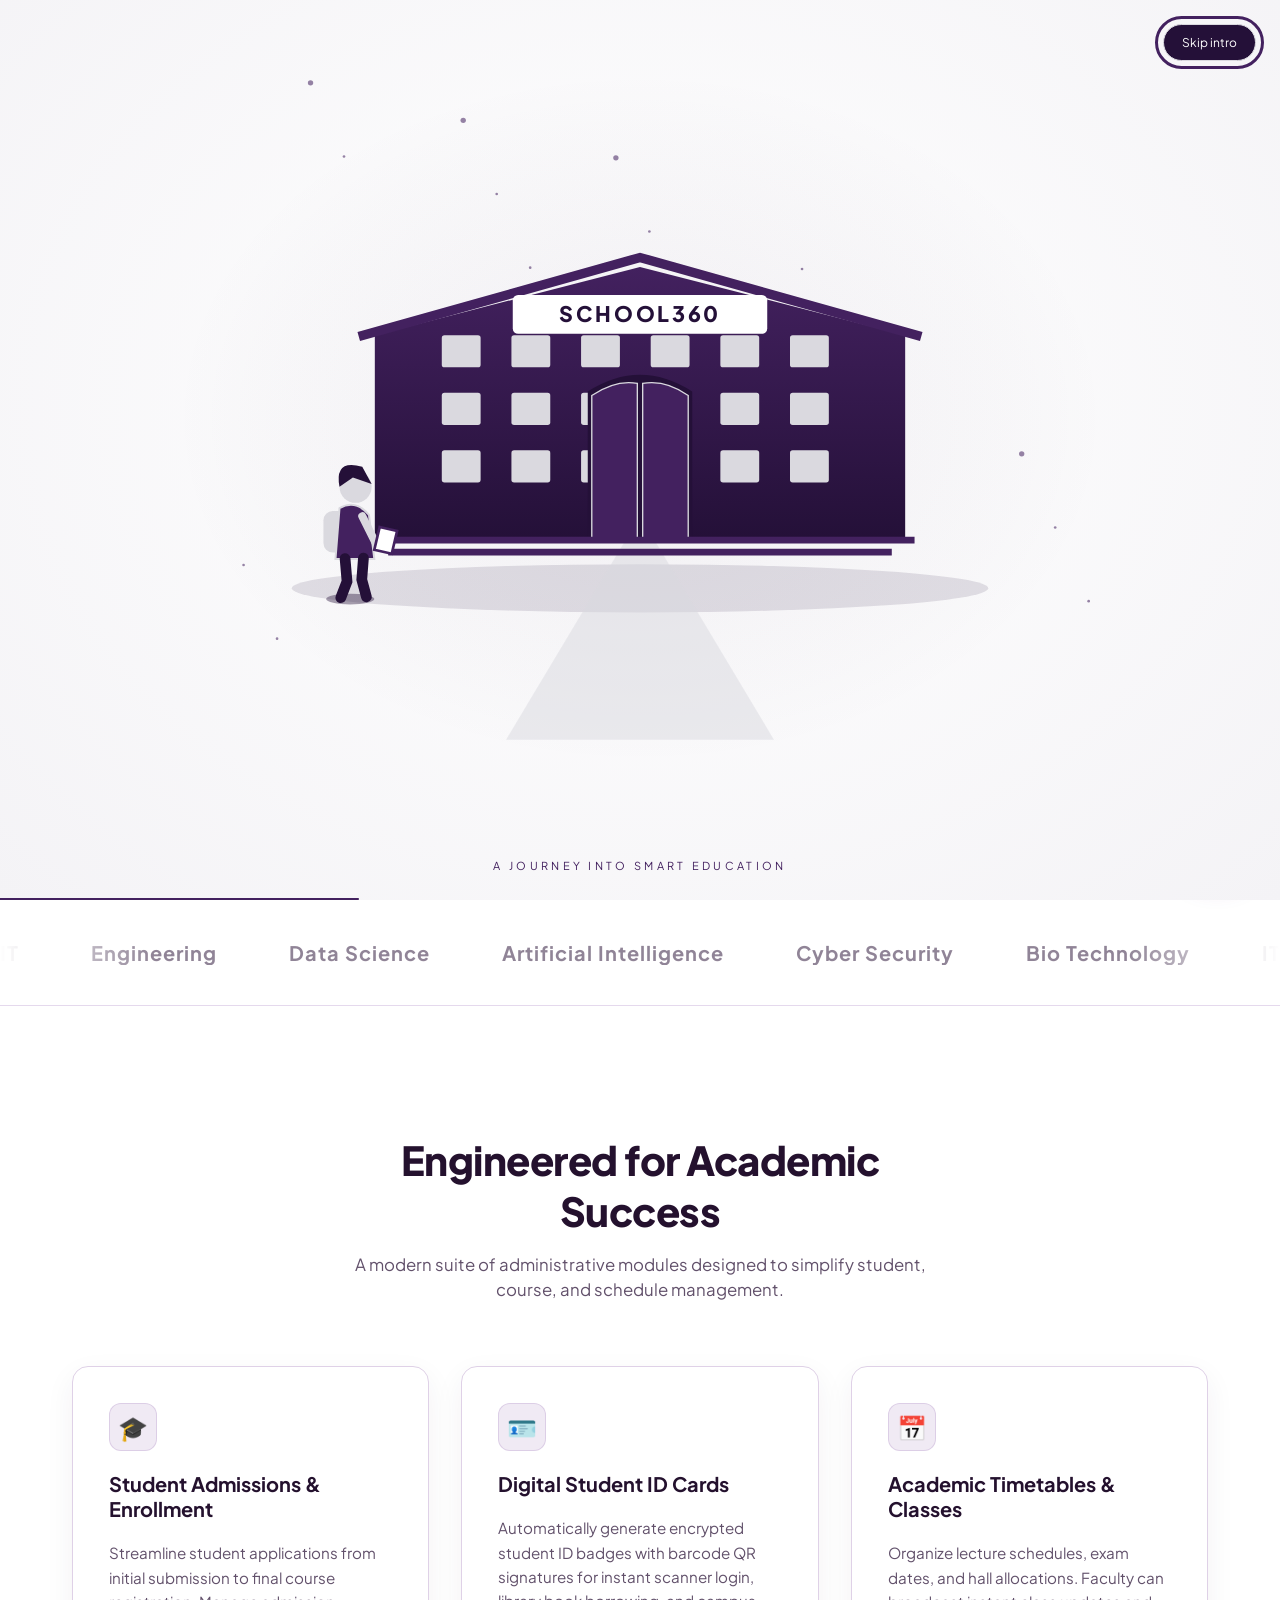
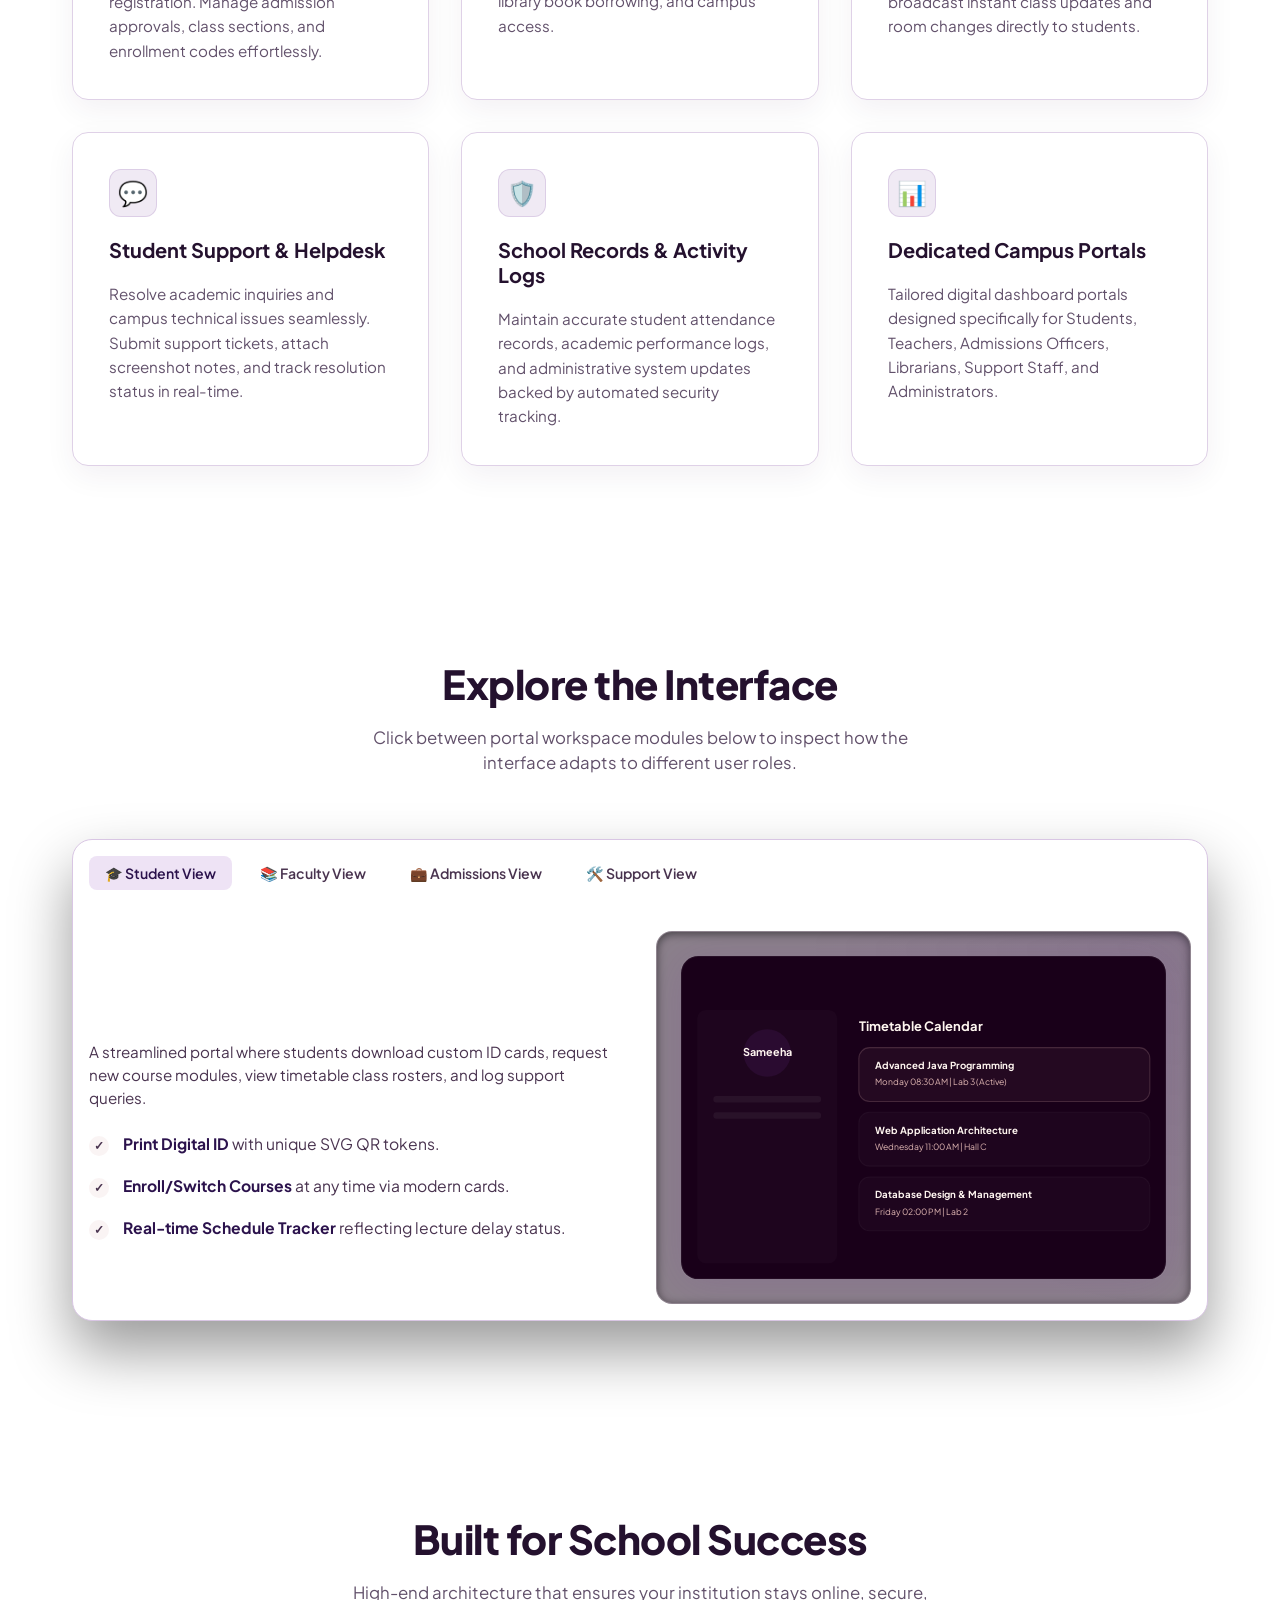
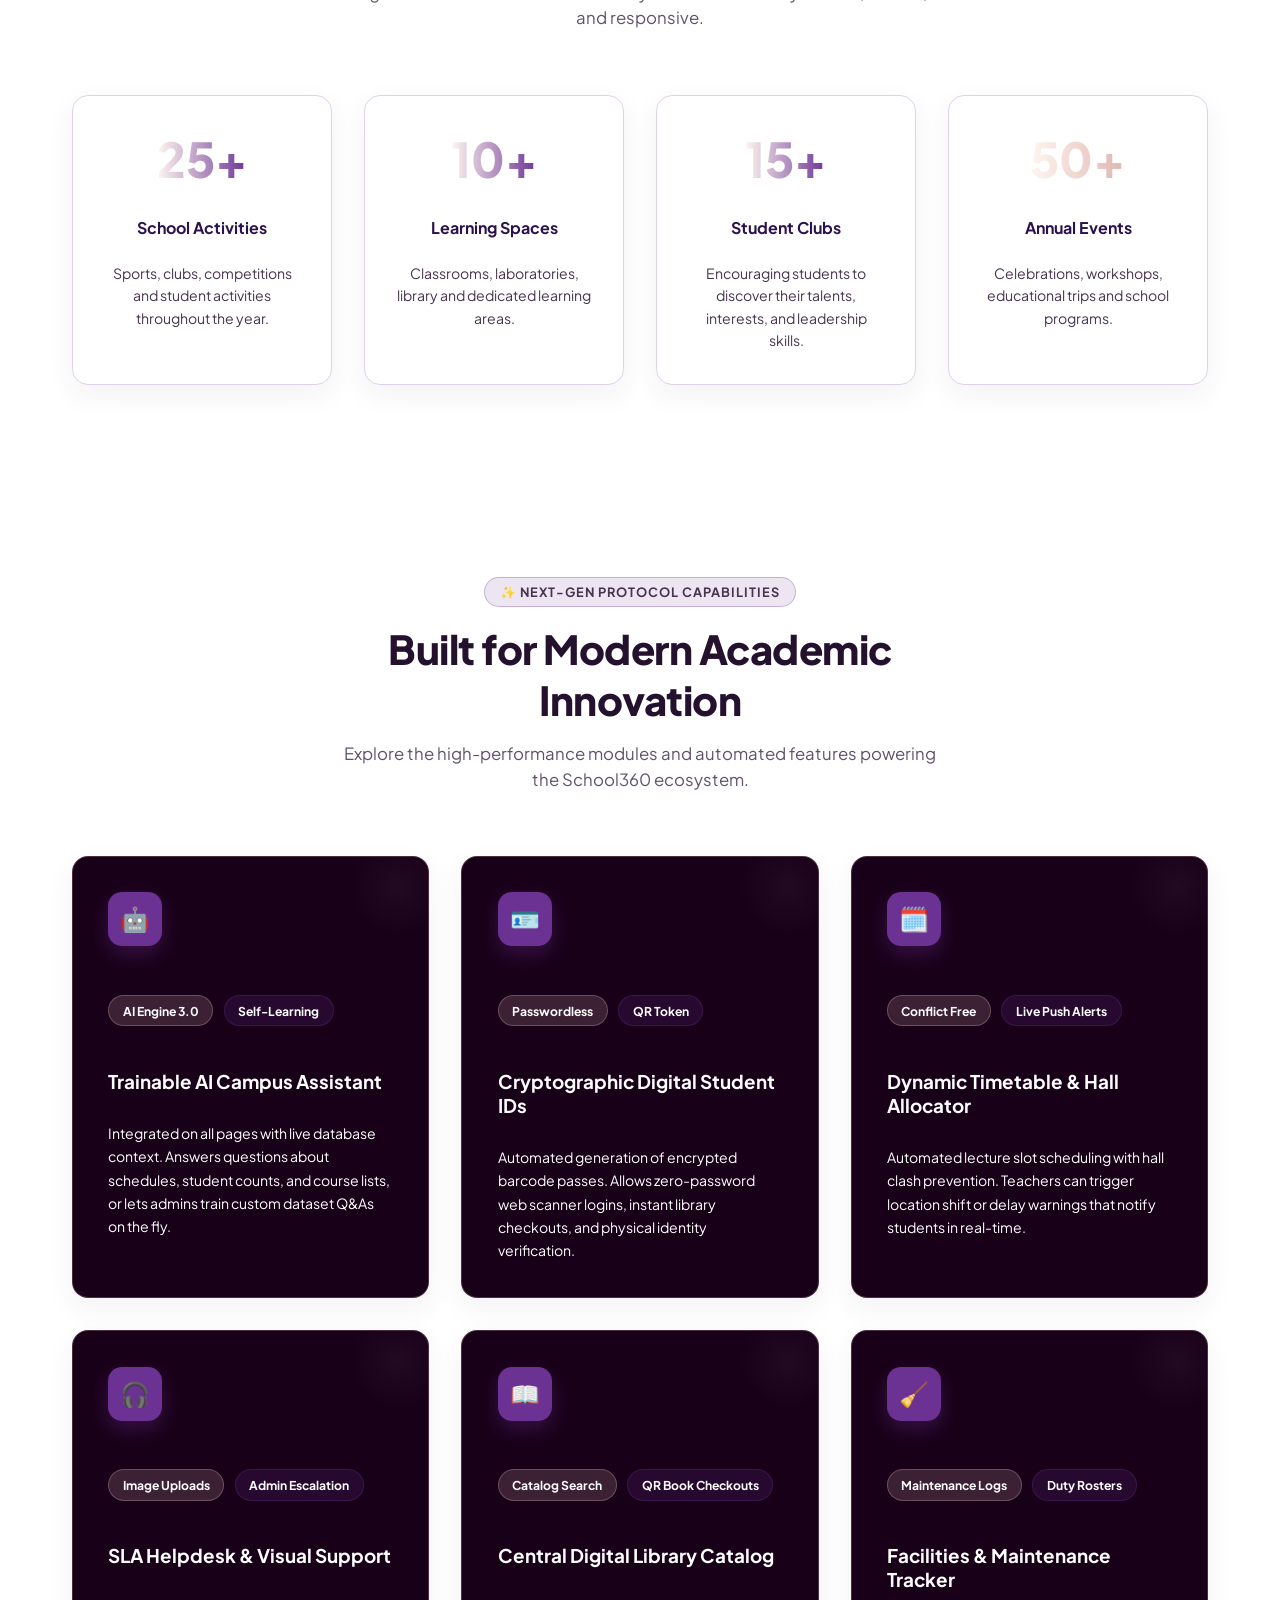
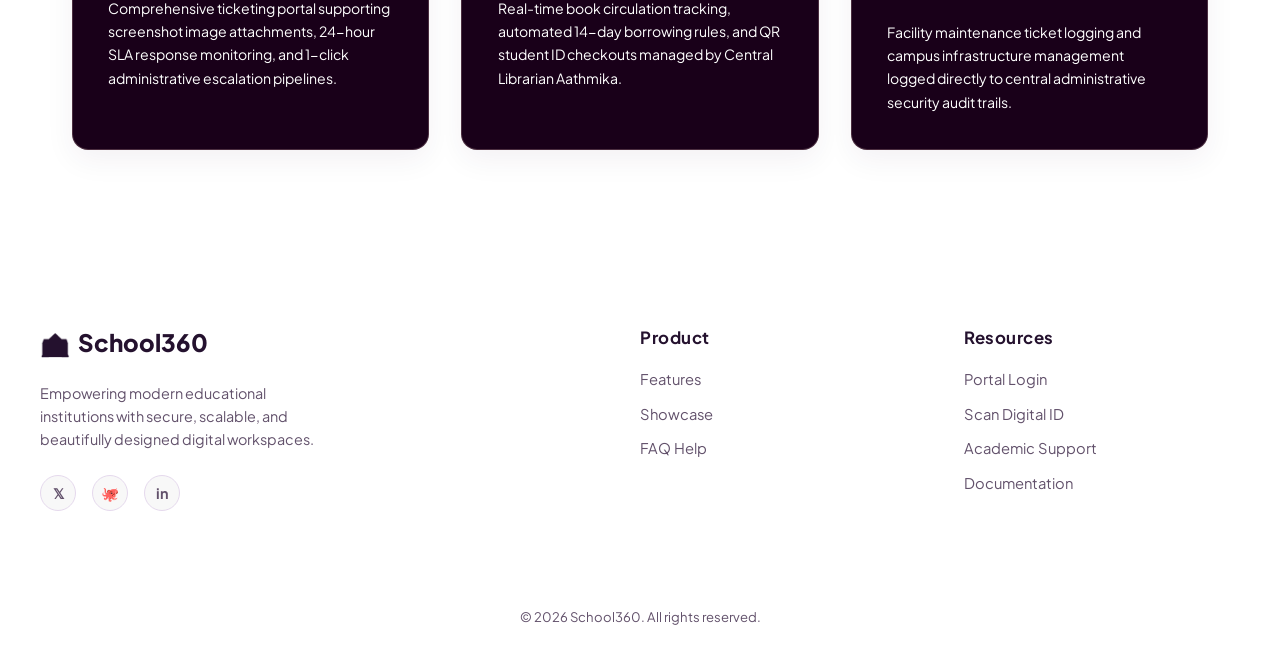
<file: target/classes/static/index.html>
<!DOCTYPE html>
<html lang="en">
<head>
    <meta charset="UTF-8">
    <meta name="viewport" content="width=device-width, initial-scale=1.0">
    <title>School360 - The Unified Academic SaaS Protocol</title>
    <!-- Import Plus Jakarta Sans for award-winning modern typography -->
    <link href="https://fonts.googleapis.com/css2?family=Plus+Jakarta+Sans:wght@300;400;500;600;700;800&display=swap" rel="stylesheet">
    <link rel="stylesheet" href="css/styles.css?v=contrast-8">
    <link rel="stylesheet" href="css/startup.css?v=2">
    <script defer src="js/startup.js?v=3"></script>
    <style>
        /* Custom font override to use Plus Jakarta Sans */
        * {
            font-family: 'Plus Jakarta Sans', sans-serif;
        }
    </style>
    <script>
        (function() {
            var t = localStorage.getItem('theme') || 'dark';
            if (t === 'dark') {
                document.documentElement.classList.add('dark-theme');
                document.documentElement.setAttribute('data-theme', 'dark');
            } else {
                document.documentElement.classList.remove('dark-theme');
                document.documentElement.setAttribute('data-theme', 'light');
            }
        })();
    </script>
</head>
<body class="landing-page">
<!-- Glowing Backdrop Ambient Spheres -->
<div class="glowing-bg">
    <div class="sphere sphere-1"></div>
    <div class="sphere sphere-2"></div>
    <div class="sphere sphere-3"></div>
</div>

<!-- Sticky Glassmorphic Navbar -->
<nav class="saas-nav">
    <div class="saas-nav-container">
        <a href="#" class="saas-brand">
            <span style="font-size: 1.3rem;">🏫</span> School360
        </a>
        <ul class="saas-nav-links">
            <li><a href="#features" class="saas-nav-link">Features</a></li>
            <li><a href="#showcase" class="saas-nav-link">Dashboard</a></li>
            <li><a href="contact.html" class="saas-nav-link">Contact Us</a></li>
        </ul>
        <div style="display: flex; align-items: center; gap: 1.25rem;">
            <button id="theme-toggle" class="theme-toggle" onclick="toggleTheme(); return false;" title="Toggle Theme" style="background: var(--bg-tertiary); border: 1px solid var(--border-color); font-size: 1.1rem; cursor: pointer; color: var(--lp-text); display: flex; align-items: center; justify-content: center; width: 38px; height: 38px; border-radius: 50%; transition: all 0.3s;">🌙</button>
            <a href="#" onclick="openQRScanner(); return false;" class="saas-nav-link" style="font-size: 0.9rem;">Scan ID</a>
            <a href="#login-section" onclick="openLoginModal(); return false;" class="btn-saas-nav">Portal Access</a>
        </div>
    </div>
</nav>

<!-- Hero Section -->
<section class="saas-hero" id="login-section" style="padding-top: 10rem;">
    <!-- Left Hero Details -->
    <div class="saas-hero-content reveal active">
        <div class="saas-badge">WELCOME TO OUR SCHOOL</div>
        <h1 class="saas-hero-title" style="font-size: 3.8rem; font-weight: 800; line-height: 1.1; letter-spacing: -2px;">
            Learn Today <span style="background: linear-gradient(135deg, #6b3294 0%, #6b3294 100%); -webkit-background-clip: text; -webkit-text-fill-color: transparent;">Lead Tomorrow.</span>
        </h1>
        <p class="saas-hero-desc" style="font-size: 1.2rem; line-height: 1.6; color: var(--lp-text-muted); max-width: 520px;">
            A place where curiosity grows, talents are nurtured, and every student is encouraged to learn, explore, and achieve their full potential. Discover a supportive community dedicated to excellence in education.
        </p>
        <div class="saas-hero-actions">
            <a href="#" onclick="openLoginModal(); return false;" class="btn btn-primary btn-premium" style="border-radius: 9999px; padding: 0.9rem 2.25rem; font-weight: 700; font-size: 1rem; box-shadow: 0 10px 25px rgba(107,50,148, 0.45);">
                Login
            </a>
        </div>
    </div>

    <!-- Right Hero Mockup Frame with Floating Cards -->
    <div class="hero-dashboard-visual reveal active">
        <!-- Floating Card 1 -->
        <div class="floating-metric-card pos-1">
            <div class="metric-avatar-group">
                <div class="metric-avatar">S</div>
                <div class="metric-avatar">T</div>
            </div>
            <div>
                <h5 style="font-size: 0.85rem; font-weight: 700; color: var(--lp-text);">Student Learning</h5>
                <p style="font-size: 0.72rem; color: #49334f; font-weight: 600;">Growing Through Every Experience</p>
            </div>
        </div>

        <!-- Floating Card 2 -->
        <div class="floating-metric-card pos-2">
            <div style="font-size: 1.2rem;">📅</div>
            <div>
                <h5 style="font-size: 0.85rem; font-weight: 700; color: var(--lp-text);">Lectures</h5>
            </div>
        </div>

        <!-- Visual Dashboard Preview Graphic -->
        <div class="illustration-box" style="padding: 1rem; border-radius: 24px; border-color: rgba(255,246,240,0.08); background: rgba(25,0,25, 0.4);">
            <svg viewBox="0 0 450 300" width="100%" class="svg-screen-glow">
                <rect x="0" y="0" width="450" height="300" rx="16" fill="#2b124c" stroke="rgba(255,246,240,0.06)" stroke-width="2"/>
                <rect x="0" y="0" width="450" height="35" rx="16" fill="#190019"/>
                <circle cx="20" cy="18" r="4" fill="#6b3294"/>
                <circle cx="32" cy="18" r="4" fill="#6b3294"/>
                <circle cx="44" cy="18" r="4" fill="#6b3294"/>
                <rect x="65" y="10" width="320" height="15" rx="7.5" fill="rgba(255,246,240,0.04)" stroke="rgba(255,246,240,0.05)"/>
                <text x="225" y="21" font-size="7" fill="#dfb6b2" text-anchor="middle" font-family="sans-serif">school360.com/overview</text>

                <!-- Sidebar -->
                <rect x="10" y="45" width="90" height="245" rx="6" fill="rgba(255,246,240,0.02)"/>
                <circle cx="28" cy="65" r="8" fill="rgba(107,50,148, 0.15)"/>
                <rect x="42" y="61" width="45" height="8" rx="4" fill="rgba(255,246,240,0.1)"/>
                <rect x="20" y="85" width="67" height="6" rx="3" fill="rgba(255,246,240,0.05)"/>
                <rect x="20" y="100" width="67" height="6" rx="3" fill="rgba(255,246,240,0.05)"/>

                <!-- Content -->
                <text x="115" y="65" font-size="12" font-weight="bold" fill="#fff6f0" font-family="sans-serif">Quick Metrics</text>
                <rect x="115" y="80" width="95" height="60" rx="8" fill="rgba(255,246,240,0.03)" stroke="rgba(255,246,240,0.04)"/>
                <text x="125" y="98" font-size="7" fill="#dfb6b2" font-family="sans-serif">TOTAL USERS</text>
                <text x="125" y="125" font-size="18" font-weight="bold" fill="#6b3294" font-family="sans-serif">2,481</text>

                <rect x="220" y="80" width="95" height="60" rx="8" fill="rgba(255,246,240,0.03)" stroke="rgba(255,246,240,0.04)"/>
                <text x="230" y="98" font-size="7" fill="#dfb6b2" font-family="sans-serif">COURSES</text>
                <text x="230" y="125" font-size="18" font-weight="bold" fill="#6b3294" font-family="sans-serif">32</text>

                <rect x="325" y="80" width="115" height="60" rx="8" fill="rgba(255,246,240, 0.03)" stroke="rgba(255,246,240, 0.04)"/>
                <text x="335" y="98" font-size="7" fill="#dfb6b2" font-family="sans-serif">SUPPORT LOAD</text>
                <text x="335" y="125" font-size="18" font-weight="bold" fill="#6b3294" font-family="sans-serif">4 ACTIVE</text>

                <!-- Chart Graphic -->
                <rect x="115" y="150" width="325" height="135" rx="10" fill="rgba(255,246,240, 0.01)" stroke="rgba(255,246,240, 0.03)"/>
                <text x="130" y="170" font-size="10" font-weight="bold" fill="#fff6f0" font-family="sans-serif">Active Session Enrollment Traffic</text>
                <!-- Simulated chart line -->
                <path d="M 130,250 Q 180,210 220,230 T 320,180 T 420,200" fill="none" stroke="url(#cyan-indigo-gradient)" stroke-width="3" stroke-linecap="round"/>
                <defs>
                    <linearGradient id="cyan-indigo-gradient" x1="0%" y1="0%" x2="100%" y2="100%">
                        <stop offset="0%" stop-color="#6b3294"/>
                        <stop offset="100%" stop-color="#6b3294"/>
                    </linearGradient>
                </defs>
                <circle cx="320" cy="180" r="5" fill="#6b3294"/>
                <rect x="330" y="155" width="60" height="20" rx="4" fill="#522b5b" stroke="rgba(255,246,240,0.2)" stroke-width="0.5"/>
                <text x="360" y="167" font-size="6" fill="#fff6f0" font-weight="bold" text-anchor="middle" font-family="sans-serif">Peak Hours</text>
            </svg>
        </div>
    </div>
</section>

<!-- Client Trust Logos -->
<section class="client-logos-section">
    <div class="logo-marquee">
        <div class="logo-marquee-track">
            <!-- Group 1 -->
            <div class="logo-item">IT</div>
            <div class="logo-item">Engineering</div>
            <div class="logo-item">Data Science</div>
            <div class="logo-item">Artificial Intelligence</div>
            <div class="logo-item">Cyber Security</div>
            <div class="logo-item">Bio Technology</div>

            <!-- Group 2 -->
            <div class="logo-item">IT</div>
            <div class="logo-item">Engineering</div>
            <div class="logo-item">Data Science</div>
            <div class="logo-item">Artificial Intelligence</div>
            <div class="logo-item">Cyber Security</div>
            <div class="logo-item">Bio Technology</div>

            <!-- Group 3 -->
            <div class="logo-item">IT</div>
            <div class="logo-item">Engineering</div>
            <div class="logo-item">Data Science</div>
            <div class="logo-item">Artificial Intelligence</div>
            <div class="logo-item">Cyber Security</div>
            <div class="logo-item">Bio Technology</div>

            <!-- Group 4 -->
            <div class="logo-item">IT</div>
            <div class="logo-item">Engineering</div>
            <div class="logo-item">Data Science</div>
            <div class="logo-item">Artificial Intelligence</div>
            <div class="logo-item">Cyber Security</div>
            <div class="logo-item">Bio Technology</div>
        </div>
    </div>
</section>

<!-- Six Premium Feature Cards -->
<section class="saas-section" id="features" style="padding-top: 8rem;">
    <div class="section-title-wrap reveal">
        <h2 class="section-title">Engineered for Academic Success</h2>
        <p class="section-subtitle">A modern suite of administrative modules designed to simplify student, course, and schedule management.</p>
    </div>

    <div class="saas-features-grid">
        <!-- Feature 1 -->
        <div class="saas-feature-card reveal">
            <div class="feature-icon-box">🎓</div>
            <h4>Student Admissions & Enrollment</h4>
            <p>Streamline student applications from initial submission to final course registration. Manage admission approvals, class sections, and enrollment codes effortlessly.</p>
        </div>
        <!-- Feature 2 -->
        <div class="saas-feature-card reveal">
            <div class="feature-icon-box">🪪</div>
            <h4>Digital Student ID Cards</h4>
            <p>Automatically generate encrypted student ID badges with barcode QR signatures for instant scanner login, library book borrowing, and campus access.</p>
        </div>
        <!-- Feature 3 -->
        <div class="saas-feature-card reveal">
            <div class="feature-icon-box">📅</div>
            <h4>Academic Timetables & Classes</h4>
            <p>Organize lecture schedules, exam dates, and hall allocations. Faculty can broadcast instant class updates and room changes directly to students.</p>
        </div>
        <!-- Feature 4 -->
        <div class="saas-feature-card reveal">
            <div class="feature-icon-box">💬</div>
            <h4>Student Support & Helpdesk</h4>
            <p>Resolve academic inquiries and campus technical issues seamlessly. Submit support tickets, attach screenshot notes, and track resolution status in real-time.</p>
        </div>
        <!-- Feature 5 -->
        <div class="saas-feature-card reveal">
            <div class="feature-icon-box">🛡️</div>
            <h4>School Records & Activity Logs</h4>
            <p>Maintain accurate student attendance records, academic performance logs, and administrative system updates backed by automated security tracking.</p>
        </div>
        <!-- Feature 6 -->
        <div class="saas-feature-card reveal">
            <div class="feature-icon-box">📊</div>
            <h4>Dedicated Campus Portals</h4>
            <p>Tailored digital dashboard portals designed specifically for Students, Teachers, Admissions Officers, Librarians, Support Staff, and Administrators.</p>
        </div>
    </div>
</section>

<!-- Interactive Product Dashboard Showcase -->
<section class="saas-section" id="showcase">
    <div class="section-title-wrap reveal">
        <h2 class="section-title">Explore the Interface</h2>
        <p class="section-subtitle">Click between portal workspace modules below to inspect how the interface adapts to different user roles.</p>
    </div>

    <!-- Showcase Tab Controls -->
    <div class="showcase-screen-wrap reveal">
        <div class="showcase-screen-nav">
            <button class="showcase-screen-btn active" onclick="switchShowcaseScreen('student')">🎓 Student View</button>
            <button class="showcase-screen-btn" onclick="switchShowcaseScreen('teacher')">📚 Faculty View</button>
            <button class="showcase-screen-btn" onclick="switchShowcaseScreen('officer')">💼 Admissions View</button>
            <button class="showcase-screen-btn" onclick="switchShowcaseScreen('support')">🛠️ Support View</button>
        </div>

        <!-- Showcase Mockup Canvas -->
        <div id="showcase-canvas" class="showcase-screen-content">
            <!-- Rendered dynamically via javascript -->
        </div>
    </div>
</section>

<!-- Why Choose Us / Animated Stats -->
<section class="saas-section" id="why-choose-us" style="background: #ffffff;">
    <div class="section-title-wrap reveal">
        <h2 class="section-title">Built for School Success</h2>
        <p class="section-subtitle">High-end architecture that ensures your institution stays online, secure, and responsive.</p>
    </div>

    <div style="display: grid; grid-template-columns: repeat(auto-fit, minmax(220px, 1fr)); gap: 2rem; max-width: 1200px; margin: 0 auto; text-align: center;">
        <!-- Stat 1 -->
        <div class="saas-feature-card reveal" style="padding: 2rem; align-items: center;">
            <h3 style="font-size: 3rem; font-weight: 800; background: linear-gradient(to right, #fff6f0, #6b3294); -webkit-background-clip: text; -webkit-text-fill-color: transparent;">25+</h3>
            <h5 style="color: #2b124c; font-size: 1rem; font-weight: 700; margin-top: 0.5rem;">School Activities</h5>
            <p style="font-size: 0.88rem; color: #49334f; margin-top: 0.25rem;">Sports, clubs, competitions and student activities throughout the year.</p>
        </div>
        <!-- Stat 2 -->
        <div class="saas-feature-card reveal" style="padding: 2rem; align-items: center;">
            <h3 style="font-size: 3rem; font-weight: 800; background: linear-gradient(to right, #fff6f0, #6b3294); -webkit-background-clip: text; -webkit-text-fill-color: transparent;">10+</h3>
            <h5 style="color: #2b124c; font-size: 1rem; font-weight: 700; margin-top: 0.5rem;">Learning Spaces</h5>
            <p style="font-size: 0.88rem; color: #49334f; margin-top: 0.25rem;">Classrooms, laboratories, library and dedicated learning areas.</p>
        </div>
        <!-- Stat 3 -->
        <div class="saas-feature-card reveal" style="padding: 2rem; align-items: center;">
            <h3 style="font-size: 3rem; font-weight: 800; background: linear-gradient(to right, #fff6f0, #6b3294); -webkit-background-clip: text; -webkit-text-fill-color: transparent;">15+</h3>
            <h5 style="color: #2b124c; font-size: 1rem; font-weight: 700; margin-top: 0.5rem;">Student Clubs</h5>
            <p style="font-size: 0.88rem; color: #49334f; margin-top: 0.25rem;">Encouraging students to discover their talents, interests, and leadership skills.</p>
        </div>
        <!-- Stat 4 -->
        <div class="saas-feature-card reveal" style="padding: 2rem; align-items: center;">
            <h3 style="font-size: 3rem; font-weight: 800; background: linear-gradient(to right, #fff6f0, #dfb6b2); -webkit-background-clip: text; -webkit-text-fill-color: transparent;">50+</h3>
            <h5 style="color: #2b124c; font-size: 1rem; font-weight: 700; margin-top: 0.5rem;">Annual Events</h5>
            <p style="font-size: 0.88rem; color: #49334f; margin-top: 0.25rem;">Celebrations, workshops, educational trips and school programs.</p>
        </div>
    </div>
</section>

<!-- Unique Innovations & Advanced Capabilities Section -->
<section class="saas-section" id="innovations">
    <div class="section-title-wrap reveal">
        <div style="display:inline-flex; align-items:center; gap:0.5rem; background:rgba(107,50,148,0.12); border:1px solid rgba(107,50,148,0.3); padding:0.4rem 0.95rem; border-radius:20px; color: #49334f; font-size:0.8rem; font-weight:700; text-transform:uppercase; letter-spacing:1px; margin-bottom:1rem;">
            ✨ Next-Gen Protocol Capabilities
        </div>
        <h2 class="section-title">Built for Modern Academic Innovation</h2>
        <p class="section-subtitle">Explore the high-performance modules and automated features powering the School360 ecosystem.</p>
    </div>

    <div class="saas-features-grid reveal" style="grid-template-columns: repeat(auto-fit, minmax(310px, 1fr)); gap: 2rem;">
        <!-- Feature 1: AI Assistant -->
        <div class="saas-feature-card reveal" style="position:relative; overflow:hidden; border: 1px solid rgba(223,182,178,0.25); background: #190019; padding: 2.2rem;">
            <div style="position:absolute; top:-20px; right:-20px; width:100px; height:100px; background:radial-gradient(circle, rgba(255,255,255,0.04) 0%, transparent 70%); border-radius:50%; pointer-events:none;"></div>
            <div class="feature-icon-box" style="background: linear-gradient(135deg, #6b3294, #6b3294); color: white; width:54px; height:54px; border-radius:14px; display:flex; align-items:center; justify-content:center; font-size:1.5rem; margin-bottom:1.5rem; box-shadow:0 8px 20px rgba(107,50,148,0.35);">🤖</div>

            <!-- Spaced Button-Type Badges -->
            <div style="display:flex; gap:0.65rem; margin-top:0.3rem; margin-bottom:1.4rem; flex-wrap:wrap;">
                <span style="background:rgba(223,182,178,0.18); color: #ffffff; font-size:0.76rem; font-weight:700; padding:0.42rem 0.85rem; border-radius:20px; border:1px solid rgba(223,182,178,0.3); display:inline-flex; align-items:center;">AI Engine 3.0</span>
                <span style="background:rgba(107,50,148,0.18); color: #ffffff; font-size:0.76rem; font-weight:700; padding:0.42rem 0.85rem; border-radius:20px; border:1px solid rgba(107,50,148,0.3); display:inline-flex; align-items:center;">Self-Learning</span>
            </div>

            <h4 style="font-size:1.18rem; font-weight:700; color: #ffffff; margin-bottom:0.6rem;">Trainable AI Campus Assistant</h4>
            <p style="font-size:0.88rem; color: #ffffff; line-height:1.65; margin:0;">Integrated on all pages with live database context. Answers questions about schedules, student counts, and course lists, or lets admins train custom dataset Q&As on the fly.</p>
        </div>

        <!-- Feature 2: Digital QR Pass -->
        <div class="saas-feature-card reveal" style="position:relative; overflow:hidden; border: 1px solid rgba(223,182,178,0.25); background: #190019; padding: 2.2rem;">
            <div style="position:absolute; top:-20px; right:-20px; width:100px; height:100px; background:radial-gradient(circle, rgba(255,255,255,0.04) 0%, transparent 70%); border-radius:50%; pointer-events:none;"></div>
            <div class="feature-icon-box" style="background: linear-gradient(135deg, #6b3294, #6b3294); color: white; width:54px; height:54px; border-radius:14px; display:flex; align-items:center; justify-content:center; font-size:1.5rem; margin-bottom:1.5rem; box-shadow:0 8px 20px rgba(107,50,148,0.35);">🪪</div>

            <!-- Spaced Button-Type Badges -->
            <div style="display:flex; gap:0.65rem; margin-top:0.3rem; margin-bottom:1.4rem; flex-wrap:wrap;">
                <span style="background:rgba(223,182,178,0.18); color: #ffffff; font-size:0.76rem; font-weight:700; padding:0.42rem 0.85rem; border-radius:20px; border:1px solid rgba(223,182,178,0.3); display:inline-flex; align-items:center;">Passwordless</span>
                <span style="background:rgba(107,50,148,0.18); color: #ffffff; font-size:0.76rem; font-weight:700; padding:0.42rem 0.85rem; border-radius:20px; border:1px solid rgba(107,50,148,0.3); display:inline-flex; align-items:center;">QR Token</span>
            </div>

            <h4 style="font-size:1.18rem; font-weight:700; color: #ffffff; margin-bottom:0.6rem;">Cryptographic Digital Student IDs</h4>
            <p style="font-size:0.88rem; color: #ffffff; line-height:1.65; margin:0;">Automated generation of encrypted barcode passes. Allows zero-password web scanner logins, instant library checkouts, and physical identity verification.</p>
        </div>

        <!-- Feature 3: Smart Timetable -->
        <div class="saas-feature-card reveal" style="position:relative; overflow:hidden; border: 1px solid rgba(223,182,178,0.25); background: #190019; padding: 2.2rem;">
            <div style="position:absolute; top:-20px; right:-20px; width:100px; height:100px; background:radial-gradient(circle, rgba(255,255,255,0.04) 0%, transparent 70%); border-radius:50%; pointer-events:none;"></div>
            <div class="feature-icon-box" style="background: linear-gradient(135deg, #6b3294, #6b3294); color: white; width:54px; height:54px; border-radius:14px; display:flex; align-items:center; justify-content:center; font-size:1.5rem; margin-bottom:1.5rem; box-shadow:0 8px 20px rgba(107,50,148,0.35);">🗓️</div>

            <!-- Spaced Button-Type Badges -->
            <div style="display:flex; gap:0.65rem; margin-top:0.3rem; margin-bottom:1.4rem; flex-wrap:wrap;">
                <span style="background:rgba(223,182,178,0.18); color: #ffffff; font-size:0.76rem; font-weight:700; padding:0.42rem 0.85rem; border-radius:20px; border:1px solid rgba(223,182,178,0.3); display:inline-flex; align-items:center;">Conflict Free</span>
                <span style="background:rgba(107,50,148,0.18); color: #ffffff; font-size:0.76rem; font-weight:700; padding:0.42rem 0.85rem; border-radius:20px; border:1px solid rgba(107,50,148,0.3); display:inline-flex; align-items:center;">Live Push Alerts</span>
            </div>

            <h4 style="font-size:1.18rem; font-weight:700; color: #ffffff; margin-bottom:0.6rem;">Dynamic Timetable & Hall Allocator</h4>
            <p style="font-size:0.88rem; color: #ffffff; line-height:1.65; margin:0;">Automated lecture slot scheduling with hall clash prevention. Teachers can trigger location shift or delay warnings that notify students in real-time.</p>
        </div>

        <!-- Feature 4: SLA Helpdesk -->
        <div class="saas-feature-card reveal" style="position:relative; overflow:hidden; border: 1px solid rgba(223,182,178,0.25); background: #190019; padding: 2.2rem;">
            <div style="position:absolute; top:-20px; right:-20px; width:100px; height:100px; background:radial-gradient(circle, rgba(255,255,255,0.04) 0%, transparent 70%); border-radius:50%; pointer-events:none;"></div>
            <div class="feature-icon-box" style="background: linear-gradient(135deg, #6b3294, #6b3294); color: white; width:54px; height:54px; border-radius:14px; display:flex; align-items:center; justify-content:center; font-size:1.5rem; margin-bottom:1.5rem; box-shadow:0 8px 20px rgba(107,50,148,0.35);">🎧</div>

            <!-- Spaced Button-Type Badges -->
            <div style="display:flex; gap:0.65rem; margin-top:0.3rem; margin-bottom:1.4rem; flex-wrap:wrap;">
                <span style="background:rgba(223,182,178,0.18); color: #ffffff; font-size:0.76rem; font-weight:700; padding:0.42rem 0.85rem; border-radius:20px; border:1px solid rgba(223,182,178,0.3); display:inline-flex; align-items:center;">Image Uploads</span>
                <span style="background:rgba(107,50,148,0.18); color: #ffffff; font-size:0.76rem; font-weight:700; padding:0.42rem 0.85rem; border-radius:20px; border:1px solid rgba(107,50,148,0.3); display:inline-flex; align-items:center;">Admin Escalation</span>
            </div>

            <h4 style="font-size:1.18rem; font-weight:700; color: #ffffff; margin-bottom:0.6rem;">SLA Helpdesk & Visual Support</h4>
            <p style="font-size:0.88rem; color: #ffffff; line-height:1.65; margin:0;">Comprehensive ticketing portal supporting screenshot image attachments, 24-hour SLA response monitoring, and 1-click administrative escalation pipelines.</p>
        </div>

        <!-- Feature 5: Central Library Catalog -->
        <div class="saas-feature-card reveal" style="position:relative; overflow:hidden; border: 1px solid rgba(223,182,178,0.25); background: #190019; padding: 2.2rem;">
            <div style="position:absolute; top:-20px; right:-20px; width:100px; height:100px; background:radial-gradient(circle, rgba(255,255,255,0.04) 0%, transparent 70%); border-radius:50%; pointer-events:none;"></div>
            <div class="feature-icon-box" style="background: linear-gradient(135deg, #6b3294, #6b3294); color: white; width:54px; height:54px; border-radius:14px; display:flex; align-items:center; justify-content:center; font-size:1.5rem; margin-bottom:1.5rem; box-shadow:0 8px 20px rgba(107,50,148,0.35);">📖</div>

            <!-- Spaced Button-Type Badges -->
            <div style="display:flex; gap:0.65rem; margin-top:0.3rem; margin-bottom:1.4rem; flex-wrap:wrap;">
                <span style="background:rgba(223,182,178,0.18); color: #ffffff; font-size:0.76rem; font-weight:700; padding:0.42rem 0.85rem; border-radius:20px; border:1px solid rgba(223,182,178,0.3); display:inline-flex; align-items:center;">Catalog Search</span>
                <span style="background:rgba(107,50,148,0.18); color: #ffffff; font-size:0.76rem; font-weight:700; padding:0.42rem 0.85rem; border-radius:20px; border:1px solid rgba(107,50,148,0.3); display:inline-flex; align-items:center;">QR Book Checkouts</span>
            </div>

            <h4 style="font-size:1.18rem; font-weight:700; color: #ffffff; margin-bottom:0.6rem;">Central Digital Library Catalog</h4>
            <p style="font-size:0.88rem; color: #ffffff; line-height:1.65; margin:0;">Real-time book circulation tracking, automated 14-day borrowing rules, and QR student ID checkouts managed by Central Librarian Aathmika.</p>
        </div>

        <!-- Feature 6: Facilities & Maintenance Tracker -->
        <div class="saas-feature-card reveal" style="position:relative; overflow:hidden; border: 1px solid rgba(223,182,178,0.25); background: #190019; padding: 2.2rem;">
            <div style="position:absolute; top:-20px; right:-20px; width:100px; height:100px; background:radial-gradient(circle, rgba(255,255,255,0.04) 0%, transparent 70%); border-radius:50%; pointer-events:none;"></div>
            <div class="feature-icon-box" style="background: linear-gradient(135deg, #6b3294, #6b3294); color: white; width:54px; height:54px; border-radius:14px; display:flex; align-items:center; justify-content:center; font-size:1.5rem; margin-bottom:1.5rem; box-shadow:0 8px 20px rgba(107,50,148,0.35);">🧹</div>

            <!-- Spaced Button-Type Badges -->
            <div style="display:flex; gap:0.65rem; margin-top:0.3rem; margin-bottom:1.4rem; flex-wrap:wrap;">
                <span style="background:rgba(223,182,178,0.18); color: #ffffff; font-size:0.76rem; font-weight:700; padding:0.42rem 0.85rem; border-radius:20px; border:1px solid rgba(223,182,178,0.3); display:inline-flex; align-items:center;">Maintenance Logs</span>
                <span style="background:rgba(107,50,148,0.18); color: #ffffff; font-size:0.76rem; font-weight:700; padding:0.42rem 0.85rem; border-radius:20px; border:1px solid rgba(107,50,148,0.3); display:inline-flex; align-items:center;">Duty Rosters</span>
            </div>

            <h4 style="font-size:1.18rem; font-weight:700; color: #ffffff; margin-bottom:0.6rem;">Facilities & Maintenance Tracker</h4>
            <p style="font-size:0.88rem; color: #ffffff; line-height:1.65; margin:0;">Facility maintenance ticket logging and campus infrastructure management logged directly to central administrative security audit trails.</p>
        </div>
    </div>
</section>



<!-- Premium Footer -->
<footer class="saas-footer">
    <div class="saas-footer-grid" style="grid-template-columns: 2fr 1fr 1fr;">
        <!-- Brand Column -->
        <div class="footer-brand-col">
            <a href="#" class="saas-brand" style="margin-bottom: 0.5rem;">
                <span>🏫</span> School360
            </a>
            <p class="footer-brand-desc">
                Empowering modern educational institutions with secure, scalable, and beautifully designed digital workspaces.
            </p>
            <div class="footer-socials">
                <a href="#" class="footer-social-icon" title="Twitter">𝕏</a>
                <a href="#" class="footer-social-icon" title="GitHub">🐙</a>
                <a href="#" class="footer-social-icon" title="LinkedIn">in</a>
            </div>
        </div>
        <!-- Column 2: Product Links -->
        <div class="footer-links-col">
            <h4>Product</h4>
            <ul>
                <li><a href="#features">Features</a></li>
                <li><a href="#showcase">Showcase</a></li>
                <li><a href="#faq">FAQ Help</a></li>
            </ul>
        </div>
        <!-- Column 3: Resources Links -->
        <div class="footer-links-col">
            <h4>Resources</h4>
            <ul>
                <li><a href="#" onclick="openLoginModal(); return false;">Portal Login</a></li>
                <li><a href="#" onclick="openQRScanner(); return false;">Scan Digital ID</a></li>
                <li><a href="mailto:support@school360.com">Academic Support</a></li>
                <li><a href="https://github.com" target="_blank">Documentation</a></li>
            </ul>
        </div>
    </div>

    <div class="saas-footer-copyright">
        <p>© 2026 School360. All rights reserved.</p>
    </div>
</footer>

<!-- Interactive Glassmorphic Login Modal -->
<!-- Interactive Glassmorphic Login Modal -->
<div id="login-modal" class="modal">
    <div class="modal-content glass-login-card" style="max-width: 480px; width: 90%;">
        <div class="modal-header">
            <h3 style="font-size: 1.5rem; font-weight: 800; color: var(--lp-text);">Portal Access</h3>
            <span style="cursor:pointer; font-size:1.5rem; color:var(--lp-text-muted);" onclick="closeLoginModal()">✕</span>
        </div>

        <p style="color: var(--lp-text-muted); font-size:0.88rem; margin-top:-1rem; margin-bottom:1.5rem;">Select your authentication pathway below</p>

        <!-- Modal Tabs -->
        <div class="login-tabs">
            <button class="login-tab-btn active" id="modal-tab-credentials" onclick="switchModalLoginTab('credentials')">🔑 Credentials</button>
            <button class="login-tab-btn" id="modal-tab-qr" onclick="switchModalLoginTab('qr')">📷 Digital ID</button>
        </div>

        <!-- Form: Credentials Login -->
        <div id="modal-login-credentials">
            <form onsubmit="handleFormLogin(event)">
                <div class="form-group">
                    <label for="username" class="form-label" style="color: var(--text-primary);">Username</label>
                    <input type="text" id="username" class="form-input" placeholder="e.g. Sameeha" required>
                </div>
                <div class="form-group" style="margin-bottom: 1.5rem;">
                    <label for="password" class="form-label" style="color: var(--text-primary);">Password</label>
                    <input type="password" id="password" class="form-input" placeholder="••••••••" required>
                </div>
                <button type="submit" id="btn-login-submit" class="btn btn-primary btn-block" style="box-shadow: 0 4px 15px rgba(107,50,148, 0.4);">
                    Sign In to Dashboard
                </button>
            </form>
        </div>

        <!-- Form: QR Digital ID Login -->
        <div id="modal-login-qr" style="display: none; text-align: center; padding: 1rem 0;">
            <p style="font-size: 0.88rem; color: var(--lp-text-muted); margin-bottom: 1.5rem; line-height: 1.5;">
                Scan the QR code printed on your digital student or faculty card to log in automatically.
            </p>
            <button type="button" class="btn btn-primary btn-block" onclick="triggerQrFromModal()" style="box-shadow: 0 4px 15px rgba(107,50,148, 0.4);">
                📷 Open Digital ID Scanner
            </button>
        </div>
    </div>
</div>

<!-- QR Code Scanning Simulation Modal -->
<div id="qr-modal" class="modal">
    <div class="modal-content" style="max-width: 440px; width: 90%;">
        <div class="modal-header">
            <h3 style="font-size: 1.3rem; font-weight: 800; color: var(--lp-text);">Scan Digital ID Card</h3>
            <span style="cursor:pointer;font-size:1.5rem; color:var(--lp-text-muted);" onclick="closeQRScanner()">✕</span>
        </div>
        <p style="color: var(--lp-text-muted); font-size:0.9rem; margin-bottom:1rem;">Select a saved profile QR Token below to simulate scanning your physical ID card camera feed:</p>

        <div id="qr-reader-container">
            <div style="font-size:3rem;margin-bottom:0.5rem;">📷</div>
            <div style="font-size:0.85rem;color: #49334f;">Simulated Camera Frame</div>
            <div style="position:absolute;width:80%;height:2px;background-color: #6b3294;top:50%;left:10%;animation:scanEffect 2s linear infinite;"></div>
        </div>

        <div id="qr-account-list" style="max-height:220px;overflow-y:auto;margin-top:1rem;padding-right:0.25rem;">
            <p style="color: #49334f;font-size:0.85rem;text-align:center;">Loading registered accounts...</p>
        </div>
    </div>
</div>

<!-- JavaScript Interactions -->
<script>
    // Tab switching mock data for Dashboard Showcase
    const showcaseData = {
        student: `<div style="display: grid; grid-template-columns: 1fr 1fr; gap: 2rem; align-items: center;">
                <div>
                    <h3 style="font-size: 1.5rem; font-weight: 800; color: white; margin-bottom: 1rem;">Student Academic Workspace</h3>
                    <p style="color: #49334f; font-size: 0.95rem; line-height: 1.5; margin-bottom: 1.5rem;">
                        A streamlined portal where students download custom ID cards, request new course modules, view timetable class rosters, and log support queries.
                    </p>
                    <ul class="role-features-list" style="margin-top: 1rem;">
                        <li><span class="role-bullet-check" style="background:rgba(223,182,178,0.15); color: #49334f;">✓</span> <span><strong>Print Digital ID</strong> with unique SVG QR tokens.</span></li>
                        <li><span class="role-bullet-check" style="background:rgba(223,182,178,0.15); color: #49334f;">✓</span> <span><strong>Enroll/Switch Courses</strong> at any time via modern cards.</span></li>
                        <li><span class="role-bullet-check" style="background:rgba(223,182,178,0.15); color: #49334f;">✓</span> <span><strong>Real-time Schedule Tracker</strong> reflecting lecture delay status.</span></li>
                    </ul>
                </div>
                <div class="illustration-box">
                    <svg viewBox="0 0 450 300" width="100%" class="svg-screen-glow">
                        <rect x="0" y="0" width="450" height="300" rx="16" fill="#190019" stroke="rgba(255,246,240,0.06)" stroke-width="2"/>
                        <rect x="15" y="50" width="130" height="235" rx="8" fill="rgba(255,246,240,0.02)"/>
                        <circle cx="80" cy="90" r="22" fill="rgba(107,50,148, 0.15)"/>
                        <text x="80" y="93" font-size="10" fill="#fff6f0" text-anchor="middle" font-weight="bold" font-family="sans-serif">Sameeha</text>
                        <rect x="30" y="130" width="100" height="6" rx="3" fill="rgba(255,246,240,0.05)"/>
                        <rect x="30" y="145" width="100" height="6" rx="3" fill="rgba(255,246,240,0.05)"/>

                        <!-- Roster Cards -->
                        <text x="165" y="70" font-size="12" font-weight="bold" fill="#fff6f0" font-family="sans-serif">Timetable Calendar</text>
                        <rect x="165" y="85" width="270" height="50" rx="10" fill="rgba(223,182,178, 0.05)" stroke="rgba(223,182,178, 0.2)"/>
                        <text x="180" y="105" font-size="9" font-weight="bold" fill="#fff6f0" font-family="sans-serif">Advanced Java Programming</text>
                        <text x="180" y="120" font-size="8" fill="#dfb6b2" font-family="sans-serif">Monday 08:30 AM | Lab 3 (Active)</text>

                        <rect x="165" y="145" width="270" height="50" rx="10" fill="rgba(255,246,240,0.02)" stroke="rgba(255,246,240,0.04)"/>
                        <text x="180" y="165" font-size="9" font-weight="bold" fill="#fff6f0" font-family="sans-serif">Web Application Architecture</text>
                        <text x="180" y="180" font-size="8" fill="#dfb6b2" font-family="sans-serif">Wednesday 11:00 AM | Hall C</text>

                        <rect x="165" y="205" width="270" height="50" rx="10" fill="rgba(255,246,240,0.02)" stroke="rgba(255,246,240,0.04)"/>
                        <text x="180" y="225" font-size="9" font-weight="bold" fill="#fff6f0" font-family="sans-serif">Database Design &amp; Management</text>
                        <text x="180" y="240" font-size="8" fill="#dfb6b2" font-family="sans-serif">Friday 02:00 PM | Lab 2</text>
                    </svg>
                </div>
            </div>`,
        teacher: `<div style="display: grid; grid-template-columns: 1fr 1fr; gap: 2rem; align-items: center;">
                <div>
                    <h3 style="font-size: 1.5rem; font-weight: 800; color: white; margin-bottom: 1rem;">Faculty Operations Hub</h3>
                    <p style="color: #49334f; font-size: 0.95rem; line-height: 1.5; margin-bottom: 1.5rem;">
                        Empower teachers to manage academic courses, update schedules, broadcast notices, and query student attendance rosters effortlessly.
                    </p>
                    <ul class="role-features-list" style="margin-top: 1rem;">
                        <li><span class="role-bullet-check" style="background:rgba(223,182,178, 0.15); color: #49334f;">✓</span> <span><strong>Syllabus Creator</strong> to build and assign module specifications.</span></li>
                        <li><span class="role-bullet-check" style="background:rgba(223,182,178, 0.15); color: #49334f;">✓</span> <span><strong>Live Announcer</strong> to send broadcast messages dynamically.</span></li>
                        <li><span class="role-bullet-check" style="background:rgba(223,182,178, 0.15); color: #49334f;">✓</span> <span><strong>Roster Adjustments</strong> to delayed status and room numbers.</span></li>
                    </ul>
                </div>
                <div class="illustration-box">
                    <svg viewBox="0 0 450 300" width="100%" class="svg-screen-glow">
                        <rect x="0" y="0" width="450" height="300" rx="16" fill="#190019" stroke="rgba(255,246,240,0.06)" stroke-width="2"/>
                        <rect x="15" y="50" width="130" height="235" rx="8" fill="rgba(255,246,240,0.02)"/>
                        <text x="80" y="80" font-size="11" font-weight="bold" fill="#fff6f0" text-anchor="middle" font-family="sans-serif">Prof. Madawala</text>
                        <rect x="30" y="110" width="100" height="20" rx="4" fill="rgba(223,182,178,0.15)" stroke="rgba(223,182,178,0.3)"/>
                        <text x="80" y="122" font-size="7" font-weight="bold" fill="#dfb6b2" text-anchor="middle" font-family="sans-serif">Faculty Active</text>

                        <!-- Panel Details -->
                        <text x="165" y="70" font-size="12" font-weight="bold" fill="#fff6f0" font-family="sans-serif">Module &amp; Announcement Controls</text>
                        <rect x="165" y="85" width="270" height="90" rx="10" fill="rgba(255,246,240,0.02)" stroke="rgba(255,246,240,0.04)"/>
                        <text x="180" y="105" font-size="9" font-weight="bold" fill="#fff6f0" font-family="sans-serif">Send Broadcast Notice</text>
                        <rect x="180" y="115" width="240" height="35" rx="6" fill="rgba(0,0,0,0.2)" stroke="rgba(255,246,240,0.05)"/>
                        <text x="185" y="127" font-size="7" fill="#dfb6b2" font-family="sans-serif">Type notice details e.g. Homework assignment due...</text>
                        <rect x="370" y="155" width="50" height="15" rx="4" fill="#dfb6b2"/>
                        <text x="395" y="165" font-size="7" font-weight="bold" fill="#2b124c" text-anchor="middle" font-family="sans-serif">Broadcast</text>

                        <!-- Quick Stats Box -->
                        <rect x="165" y="190" width="270" height="60" rx="10" fill="rgba(223,182,178, 0.05)" stroke="rgba(223,182,178, 0.2)"/>
                        <text x="180" y="210" font-size="8" font-weight="bold" fill="#dfb6b2" font-family="sans-serif">ACTIVE STUDENTS COUNTER</text>
                        <text x="180" y="238" font-size="22" font-weight="bold" fill="#fff6f0" font-family="sans-serif">142</text>
                        <text x="230" y="233" font-size="8" fill="#dfb6b2" font-family="sans-serif">Students sync'd in Active Java Course</text>
                    </svg>
                </div>
            </div>`,
        officer: `<div style="display: grid; grid-template-columns: 1fr 1fr; gap: 2rem; align-items: center;">
                <div>
                    <h3 style="font-size: 1.5rem; font-weight: 800; color: white; margin-bottom: 1rem;">Admissions Review Roster</h3>
                    <p style="color: #49334f; font-size: 0.95rem; line-height: 1.5; margin-bottom: 1.5rem;">
                        Inspect, verify, and approve incoming course request applications. Allocating student admission codes and classes with complete control.
                    </p>
                    <ul class="role-features-list" style="margin-top: 1rem;">
                        <li><span class="role-bullet-check" style="background:rgba(223,182,178, 0.15); color: #49334f;">✓</span> <span><strong>Dual-Stage Approvals</strong> (Enrollment Officer -> Administrative Staff).</span></li>
                        <li><span class="role-bullet-check" style="background:rgba(223,182,178, 0.15); color: #49334f;">✓</span> <span><strong>Admission Number Allocator</strong> manually or auto-generated.</span></li>
                        <li><span class="role-bullet-check" style="background:rgba(223,182,178, 0.15); color: #49334f;">✓</span> <span><strong>Audit Trail Tracking</strong> logs administrative sign-off metrics.</span></li>
                    </ul>
                </div>
                <div class="illustration-box">
                    <svg viewBox="0 0 450 300" width="100%" class="svg-screen-glow">
                        <rect x="0" y="0" width="450" height="300" rx="16" fill="#190019" stroke="rgba(255,246,240,0.06)" stroke-width="2"/>
                        <rect x="15" y="50" width="130" height="235" rx="8" fill="rgba(255,246,240,0.02)"/>
                        <text x="80" y="80" font-size="11" font-weight="bold" fill="#fff6f0" text-anchor="middle" font-family="sans-serif">Enrollment Officer</text>
                        <rect x="30" y="110" width="100" height="20" rx="4" fill="rgba(223,182,178,0.15)" stroke="rgba(223,182,178,0.3)"/>
                        <text x="80" y="122" font-size="7" font-weight="bold" fill="#dfb6b2" text-anchor="middle" font-family="sans-serif">Officer Session</text>

                        <!-- Enrollment Details -->
                        <text x="165" y="70" font-size="12" font-weight="bold" fill="#fff6f0" font-family="sans-serif">Enrollment Queue</text>

                        <rect x="165" y="85" width="270" height="155" rx="10" fill="rgba(255,246,240,0.02)" stroke="rgba(255,246,240,0.04)"/>
                        <!-- Row header -->
                        <rect x="165" y="85" width="270" height="20" rx="10" fill="rgba(255,246,240,0.04)"/>
                        <text x="175" y="98" font-size="7" font-weight="bold" fill="#dfb6b2" font-family="sans-serif">STUDENT NAME</text>
                        <text x="270" y="98" font-size="7" font-weight="bold" fill="#dfb6b2" font-family="sans-serif">STATUS</text>
                        <text x="350" y="98" font-size="7" font-weight="bold" fill="#dfb6b2" font-family="sans-serif">ACTION</text>

                        <!-- Table Rows -->
                        <text x="175" y="123" font-size="8" fill="#fff6f0" font-family="sans-serif">Sameeha Perera</text>
                        <rect x="270" y="114" width="40" height="12" rx="6" fill="rgba(107,50,148,0.15)"/>
                        <text x="290" y="122" font-size="6" font-weight="bold" fill="#6b3294" text-anchor="middle" font-family="sans-serif">PENDING</text>
                        <rect x="350" y="112" width="30" height="15" rx="4" fill="rgba(223,182,178,0.2)"/>
                        <text x="365" y="122" font-size="7" font-weight="bold" fill="#dfb6b2" text-anchor="middle" font-family="sans-serif">Approve</text>

                        <text x="175" y="153" font-size="8" fill="#fff6f0" font-family="sans-serif">Faris Jameel</text>
                        <rect x="270" y="144" width="40" height="12" rx="6" fill="rgba(223,182,178,0.15)"/>
                        <text x="290" y="152" font-size="6" font-weight="bold" fill="#dfb6b2" text-anchor="middle" font-family="sans-serif">APPROVED</text>
                        <text x="350" y="153" font-size="7" fill="#dfb6b2" font-family="sans-serif">Complete</text>

                        <text x="175" y="183" font-size="8" fill="#fff6f0" font-family="sans-serif">Ahsan Riza</text>
                        <rect x="270" y="174" width="40" height="12" rx="6" fill="rgba(107,50,148,0.15)"/>
                        <text x="290" y="182" font-size="6" font-weight="bold" fill="#6b3294" text-anchor="middle" font-family="sans-serif">REJECTED</text>
                        <text x="350" y="183" font-size="7" fill="#dfb6b2" font-family="sans-serif">Archived</text>
                    </svg>
                </div>
            </div>`,
        support: `<div style="display: grid; grid-template-columns: 1fr 1fr; gap: 2rem; align-items: center;">
                <div>
                    <h3 style="font-size: 1.5rem; font-weight: 800; color: white; margin-bottom: 1rem;">Collaborative Support Desk</h3>
                    <p style="color: #49334f; font-size: 0.95rem; line-height: 1.5; margin-bottom: 1.5rem;">
                        Solve user interface issues collaboratively. Support tickets manage text replies alongside image screenshot attachments for swift resolution.
                    </p>
                    <ul class="role-features-list" style="margin-top: 1rem;">
                        <li><span class="role-bullet-check" style="background:rgba(223,182,178, 0.15); color: #49334f;">✓</span> <span><strong>Priority Grouping</strong> (HIGH, MEDIUM, LOW) organizes workloads.</span></li>
                        <li><span class="role-bullet-check" style="background:rgba(223,182,178, 0.15); color: #49334f;">✓</span> <span><strong>Attachment Parser</strong> handles images inside support logs.</span></li>
                        <li><span class="role-bullet-check" style="background:rgba(223,182,178, 0.15); color: #49334f;">✓</span> <span><strong>Dynamic Updates</strong> send alerts to user dashboards.</span></li>
                    </ul>
                </div>
                <div class="illustration-box">
                    <svg viewBox="0 0 450 300" width="100%" class="svg-screen-glow">
                        <rect x="0" y="0" width="450" height="300" rx="16" fill="#190019" stroke="rgba(255,246,240,0.06)" stroke-width="2"/>
                        <rect x="15" y="50" width="130" height="235" rx="8" fill="rgba(255,246,240,0.02)"/>
                        <text x="80" y="80" font-size="11" font-weight="bold" fill="#fff6f0" text-anchor="middle" font-family="sans-serif">Support Agent</text>
                        <rect x="30" y="110" width="100" height="20" rx="4" fill="rgba(223,182,178,0.15)" stroke="rgba(223,182,178,0.3)"/>
                        <text x="80" y="122" font-size="7" font-weight="bold" fill="#dfb6b2" text-anchor="middle" font-family="sans-serif">Agent Active</text>

                        <!-- Chat Simulator -->
                        <text x="165" y="70" font-size="12" font-weight="bold" fill="#fff6f0" font-family="sans-serif">Ticket #12 Thread</text>
                        <rect x="165" y="85" width="270" height="160" rx="10" fill="rgba(255,246,240,0.02)" stroke="rgba(255,246,240,0.04)"/>

                        <!-- Bubble student -->
                        <path d="M 180,110 h 100 a 6,6 0 0,1 6,6 v 15 a 6,6 0 0,1 -6,6 h -100 a 6,6 0 0,1 -6,-6 v -15 a 6,6 0 0,1 6,-6" fill="rgba(255,246,240,0.04)"/>
                        <text x="185" y="120" font-size="6" fill="#dfb6b2" font-family="sans-serif">Sameeha Perera (Student)</text>
                        <text x="185" y="130" font-size="6" fill="#fff6f0" font-family="sans-serif">Timetable loads slowly.</text>

                        <!-- Bubble agent -->
                        <path d="M 310,150 h 100 a 6,6 0 0,1 6,6 v 15 a 6,6 0 0,1 -6,6 h -100 a 6,6 0 0,1 -6,-6 v -15 a 6,6 0 0,1 6,-6" fill="rgba(107,50,148,0.15)"/>
                        <text x="315" y="160" font-size="6" fill="#dfb6b2" font-family="sans-serif">Support Agent</text>
                        <text x="315" y="170" font-size="6" fill="#fff6f0" font-family="sans-serif">Optimizing database cache.</text>

                        <!-- Attachment link -->
                        <rect x="180" y="195" width="130" height="15" rx="3" fill="rgba(255,246,240,0.03)" stroke="rgba(255,246,240,0.05)"/>
                        <text x="185" y="205" font-size="5" fill="#dfb6b2" font-family="sans-serif">📎 screenshot-dashboard.png</text>
                    </svg>
                </div>
            </div>`
    };

    // Switch Showcase Layout Render
    function switchShowcaseScreen(role) {
        // Update active state in buttons
        document.querySelectorAll('.showcase-screen-btn').forEach(btn => {
            btn.classList.remove('active');
        });
        // Find active tab button based on text match
        const btns = Array.from(document.querySelectorAll('.showcase-screen-btn'));
        const matchingBtn = btns.find(btn => btn.innerText.toLowerCase().includes(role));
        if (matchingBtn) matchingBtn.classList.add('active');

        // Render details
        const target = document.getElementById('showcase-canvas');
        target.innerHTML = showcaseData[role];
    }

    // Initialize Showcase
    document.addEventListener('DOMContentLoaded', () => {
        switchShowcaseScreen('student');
        initScrollReveal();
    });

    // Pricing Billing Mode Switcher
    function toggleBillingPeriod(mode) {
        document.querySelectorAll('.pricing-switch-label').forEach(lbl => lbl.classList.remove('active'));
        if (mode === 'monthly') {
            document.getElementById('label-monthly').classList.add('active');
            document.body.classList.remove('yearly-mode');
        } else {
            document.getElementById('label-yearly').classList.add('active');
            document.body.classList.add('yearly-mode');
        }
    }

    function toggleBillingPeriodSwitch() {
        if (document.body.classList.contains('yearly-mode')) {
            toggleBillingPeriod('monthly');
        } else {
            toggleBillingPeriod('yearly');
        }
    }

    // Accordion Collapse Drawer
    function toggleFaq(btn) {
        const item = btn.parentElement;
        const isActive = item.classList.contains('active');

        // Close all
        document.querySelectorAll('.faq-item').forEach(i => i.classList.remove('active'));

        // Open clicked if it wasn't open
        if (!isActive) {
            item.classList.add('active');
        }
    }

    // Testimonial slide counter
    let testimonialIndex = 0;
    function slideTestimonials(dir) {
        const track = document.getElementById('testimonials-track');
        const totalSlides = 3; // Excluding wrap duplicates

        if (dir === 'next') {
            testimonialIndex = (testimonialIndex + 1) % totalSlides;
        } else {
            testimonialIndex = (testimonialIndex - 1 + totalSlides) % totalSlides;
        }

        // Calculate translate offset based on item widths
        const itemWidth = document.querySelector('.testimonial-card').offsetWidth;
        const gap = 32; // 2rem gap
        track.style.transform = `translateX(-${testimonialIndex * (itemWidth + gap)}px)`;
    }

    // Interactive Portal Login Modal Trigger Functions
    function openLoginModal() {
        document.getElementById('login-modal').classList.add('active');
    }

    function closeLoginModal() {
        document.getElementById('login-modal').classList.remove('active');
    }

    function switchModalLoginTab(tab) {
        document.querySelectorAll('#login-modal .login-tab-btn').forEach(btn => btn.classList.remove('active'));
        document.getElementById('modal-login-credentials').style.display = 'none';
        document.getElementById('modal-login-qr').style.display = 'none';

        if (tab === 'qr') {
            document.getElementById('modal-tab-qr').classList.add('active');
            document.getElementById('modal-login-qr').style.display = 'block';
        } else {
            document.getElementById('modal-tab-credentials').classList.add('active');
            document.getElementById('modal-login-credentials').style.display = 'block';
        }
    }

    async function handleRegister(event) {
        event.preventDefault();
        const fullName = document.getElementById('reg-fullname').value.trim();
        const username = document.getElementById('reg-username').value.trim();
        const password = document.getElementById('reg-password').value;
        const email = document.getElementById('reg-email').value.trim();
        const contact = document.getElementById('reg-contact').value.trim();

        if (!fullName || !username || !password || !email || !contact) {
            showToast("Validation Error", "All fields are required.", "danger");
            return;
        }

        const emailPattern = /^[^\s@]+@[^\s@]+\.[^\s@]+$/;
        if (!emailPattern.test(email)) {
            showToast("Invalid Email", "Please enter a valid email address, e.g. name@example.com.", "danger");
            return;
        }

        const hasLetter = /[A-Za-z]/.test(password);
        const hasNumber = /\d/.test(password);
        const hasSymbol = /[^A-Za-z0-9]/.test(password);
        if (password.length < 8 || !hasLetter || !hasNumber || !hasSymbol) {
            showToast("Weak Password", "Password must be at least 8 characters and include a letter, a number, and a symbol.", "danger");
            return;
        }

        try {
            const user = await apiCall('/auth/register', 'POST', { fullName, username, password, email, contact });
            showToast("Account Created", `Welcome to School360, ${user.fullName}! Logging you in...`, "success");
            localStorage.setItem('s360_current_user', JSON.stringify(user));
            setTimeout(() => redirectToDashboard(user.role), 1200);
        } catch (err) {
            showToast("Registration Failed", err.message || "Could not create account.", "danger");
        }
    }

    function triggerQrFromModal() {
        closeLoginModal();
        openQRScanner();
    }

    function quickFillCredential(role) {
        const presets = {
            STUDENT: { u: "Sameeha", p: "Sameeha@360" },
            TEACHER: { u: "Madawala", p: "Sameeha@360" },
            ADMIN: { u: "Aathmika", p: "Aathmika@360" },
            SUPPORT: { u: "Fatheen", p: "Fatheen@360" },
            STAFF: { u: "Kavinde", p: "Kavinde@360" },
            ENROLLMENT: { u: "Shakeer", p: "Shakeer@360" },
            LIBRARIAN: { u: "aathu11", p: "aathu_11" }
        };
        const item = presets[role];
        if (item) {
            document.querySelector('#login-modal #username').value = item.u;
            document.querySelector('#login-modal #password').value = item.p;
            showToast("Credentials Loaded", `Loaded ${role} account credentials (${item.u}). Click Sign In to proceed!`, "info");
        }
    }

    async function handleFormLogin(event) {
        event.preventDefault();
        const uInput = document.querySelector('#login-modal #username');
        const pInput = document.querySelector('#login-modal #password');
        const submitBtn = document.getElementById('btn-login-submit');

        const username = uInput ? uInput.value.trim() : '';
        const password = pInput ? pInput.value.trim() : '';

        if (!username || !password) {
            showToast("Validation Error", "All fields are required.", "danger");
            return;
        }

        if (submitBtn) {
            submitBtn.disabled = true;
            submitBtn.innerHTML = `⌛ Authenticating...`;
        }

        try {
            const user = await apiCall('/auth/login', 'POST', { username, password });
            localStorage.setItem('s360_current_user', JSON.stringify(user));
            showToast("Login Successful", `Welcome back, ${user.fullName || user.username}!`, "success");

            setTimeout(() => redirectToDashboard(user.role), 600);
        } catch (err) {
            showToast("Login Failed", err.message || "Invalid username or password.", "danger");
            if (submitBtn) {
                submitBtn.disabled = false;
                submitBtn.innerHTML = `Sign In to Dashboard`;
            }
        }
    }

    function openQRScanner() {
        document.getElementById('qr-modal').classList.add('active');
        loadQRAccountList();
    }

    const roleDisplayLabels = {
        STUDENT:    "Student ID",
        TEACHER:    "Teacher ID",
        ADMIN:      "Admin ID",
        SUPPORT:    "Support Team ID",
        STAFF:      "Administrative Officer ID",
        ENROLLMENT: "Enrollment Officer ID",
        LIBRARIAN:  "Librarian ID"
    };

    async function loadQRAccountList() {
        const container = document.getElementById('qr-account-list');
        container.innerHTML = '<p style="color:var(--text-muted);font-size:0.85rem;text-align:center;">Loading registered accounts...</p>';
        
        // Ensure local storage demo seed exists
        if (typeof initDemoMode === 'function') initDemoMode();

        const defaultSystemAccounts = [
            { fullName: "Sameeha",        role: "STUDENT",   qrCodeToken: "QR-STUDENT-SAMEEHA" },
            { fullName: "Madawala",       role: "TEACHER",   qrCodeToken: "QR-TEACHER-MADAWALA" },
            { fullName: "Aathmika Shanaz",role: "ADMIN",     qrCodeToken: "QR-ADMIN-AATHMIKA" },
            { fullName: "Fatheen",        role: "SUPPORT",   qrCodeToken: "QR-SUPPORT-FATHEEN" },
            { fullName: "Kavinde",        role: "STAFF",     qrCodeToken: "QR-STAFF-KAVINDE" },
            { fullName: "Shakeer",        role: "ENROLLMENT",qrCodeToken: "QR-ENROLLMENT-SHAKEER" },
            { fullName: "Aathmika",       role: "LIBRARIAN", qrCodeToken: "QR-LIBRARIAN-AATHU11" }
        ];

        try {
            let accounts = null;
            try {
                accounts = await apiCall('/auth/directory');
            } catch (apiErr) {
                console.warn("API directory endpoint unresolvable, reading local demo user directory", apiErr);
            }
            
            if (!accounts || !Array.isArray(accounts) || accounts.length === 0) {
                const rawUsers = JSON.parse(localStorage.getItem('s360_users'));
                if (Array.isArray(rawUsers) && rawUsers.length > 0) {
                    accounts = rawUsers.map(u => ({
                        id: u.id,
                        fullName: u.fullName || u.username,
                        role: u.role,
                        qrCodeToken: u.qrCodeToken
                    }));
                }
            }

            if (!accounts || accounts.length === 0) {
                accounts = defaultSystemAccounts;
            }

            container.innerHTML = accounts.map(a => `
                <button class="qr-select-btn" onclick="simulateQRScan('${a.qrCodeToken}')">
                    <span>${a.fullName || a.username}</span> <strong>${roleDisplayLabels[a.role] || a.role}</strong>
                </button>
            `).join('');
        } catch (err) {
            console.error("Failed to load QR accounts list", err);
            container.innerHTML = defaultSystemAccounts.map(a => `
                <button class="qr-select-btn" onclick="simulateQRScan('${a.qrCodeToken}')">
                    <span>${a.fullName}</span> <strong>${roleDisplayLabels[a.role] || a.role}</strong>
                </button>
            `).join('');
        }
    }

    function closeQRScanner() {
        document.getElementById('qr-modal').classList.remove('active');
    }

    async function simulateQRScan(token) {
        closeQRScanner();
        showToast("QR Detected", "Verifying Digital token credentials...", "info");

        try {
            const user = await apiCall('/auth/qr-login', 'POST', { qrToken: token });
            localStorage.setItem('s360_current_user', JSON.stringify(user));
            showToast("QR Authorized", `Logged in via Digital ID. Welcome, ${user.fullName}!`, "success");

            setTimeout(() => redirectToDashboard(user.role), 1000);
        } catch (err) {
            showToast("Authentication Failed", "Invalid QR code token credentials.", "danger");
        }
    }

    // Scroll Reveal Animation System using Intersection Observer
    function initScrollReveal() {
        const observer = new IntersectionObserver((entries) => {
            entries.forEach(entry => {
                if (entry.isIntersecting) {
                    entry.target.classList.add('active');
                }
            });
        }, {
            threshold: 0.1,
            rootMargin: "0px 0px -50px 0px"
        });

        document.querySelectorAll('.reveal').forEach(el => {
            observer.observe(el);
        });
    }

    // Automatic URL parameter scan for mobile phone QR camera landing
    window.addEventListener('DOMContentLoaded', () => {
        const urlParams = new URLSearchParams(window.location.search);
        const qrToken = urlParams.get('qrToken');
        if (qrToken) {
            simulateQRScan(qrToken);
        }
    });
</script>
<script src="js/app.js?v=contrast-8"></script>
</body>
</html>
</file>
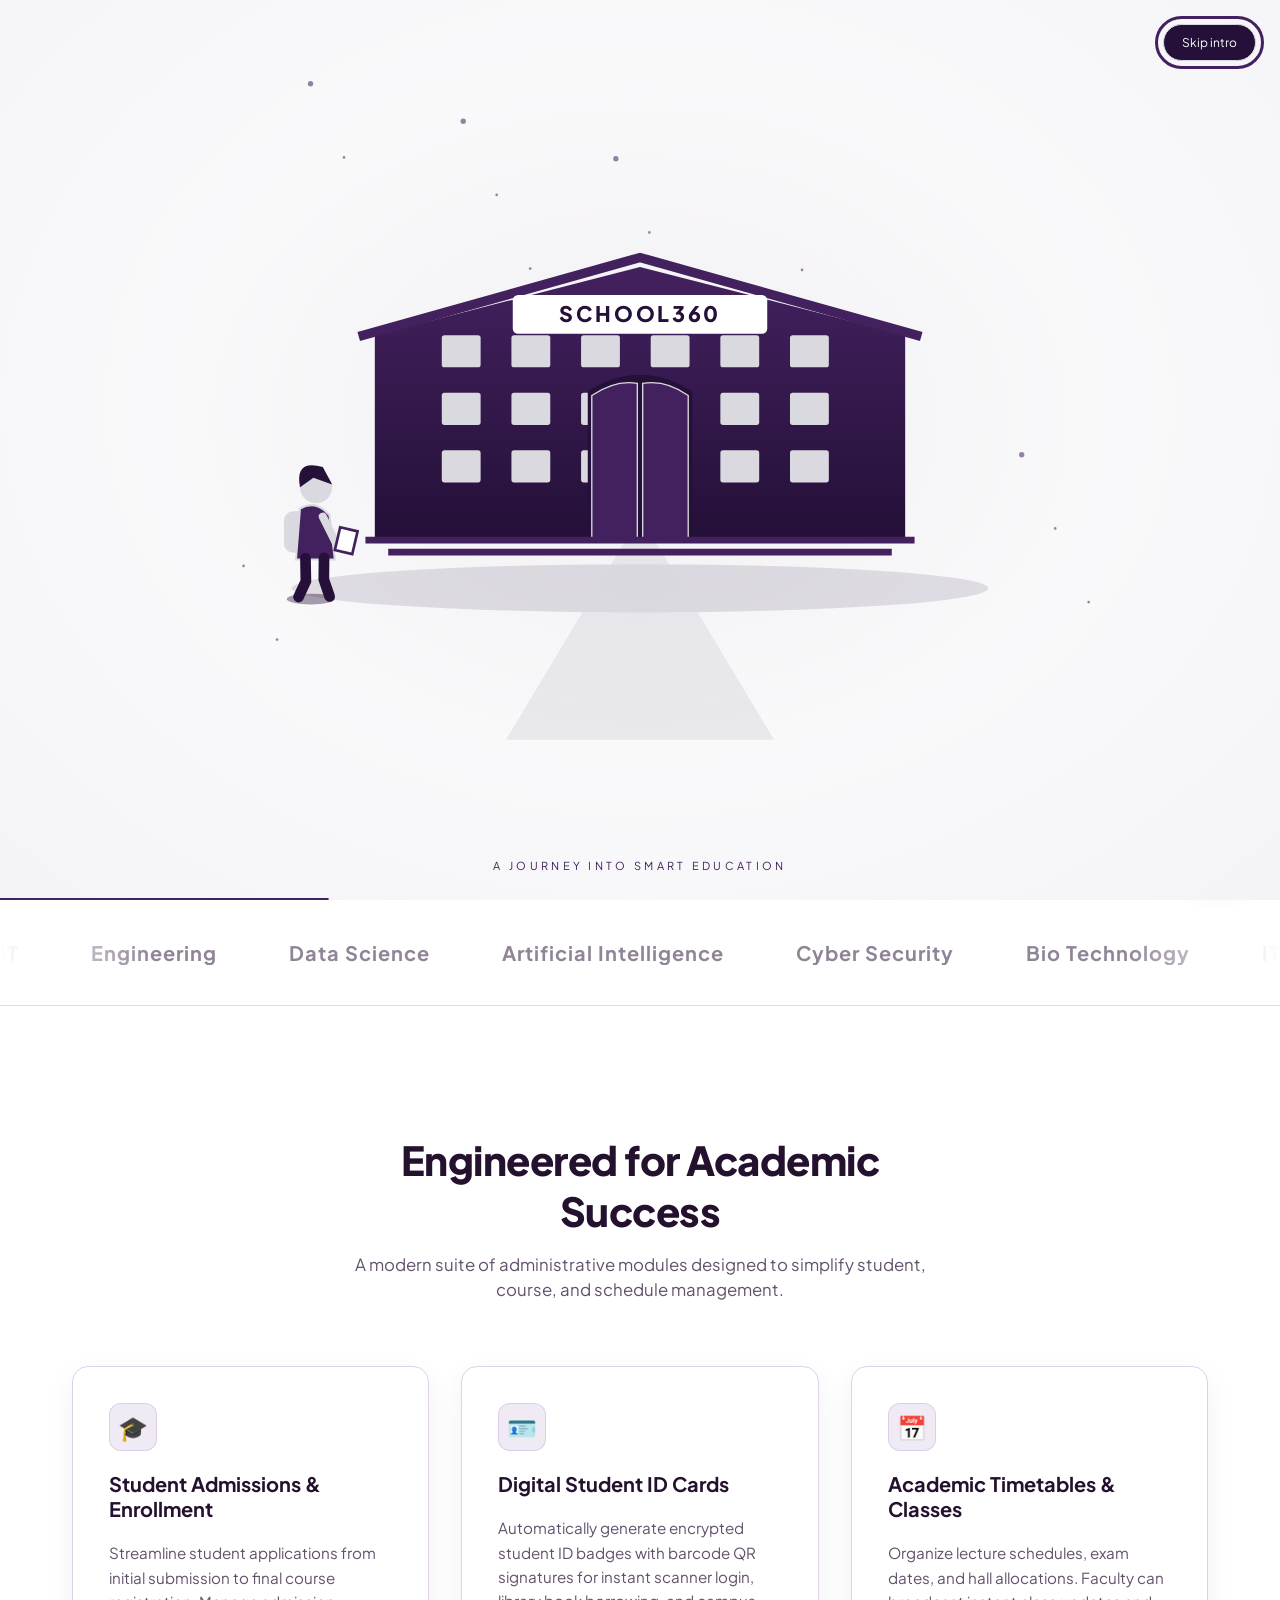
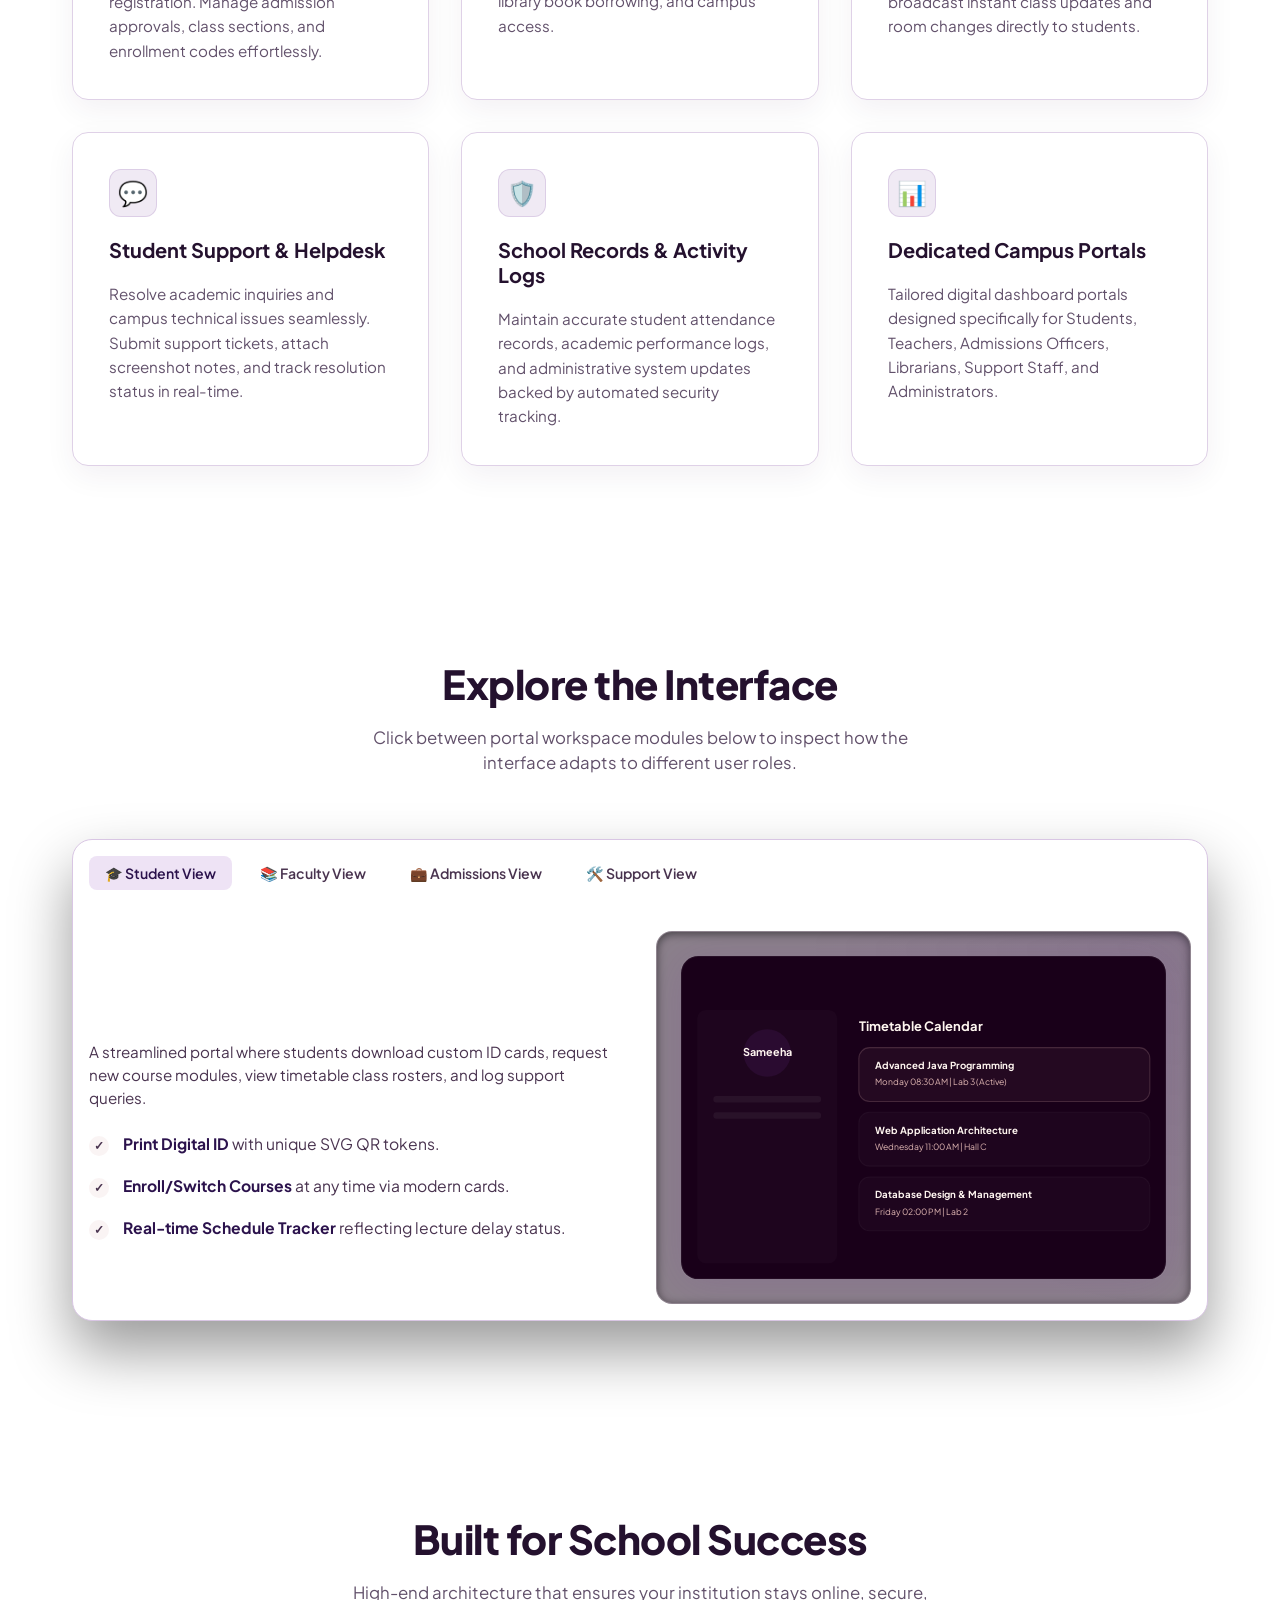
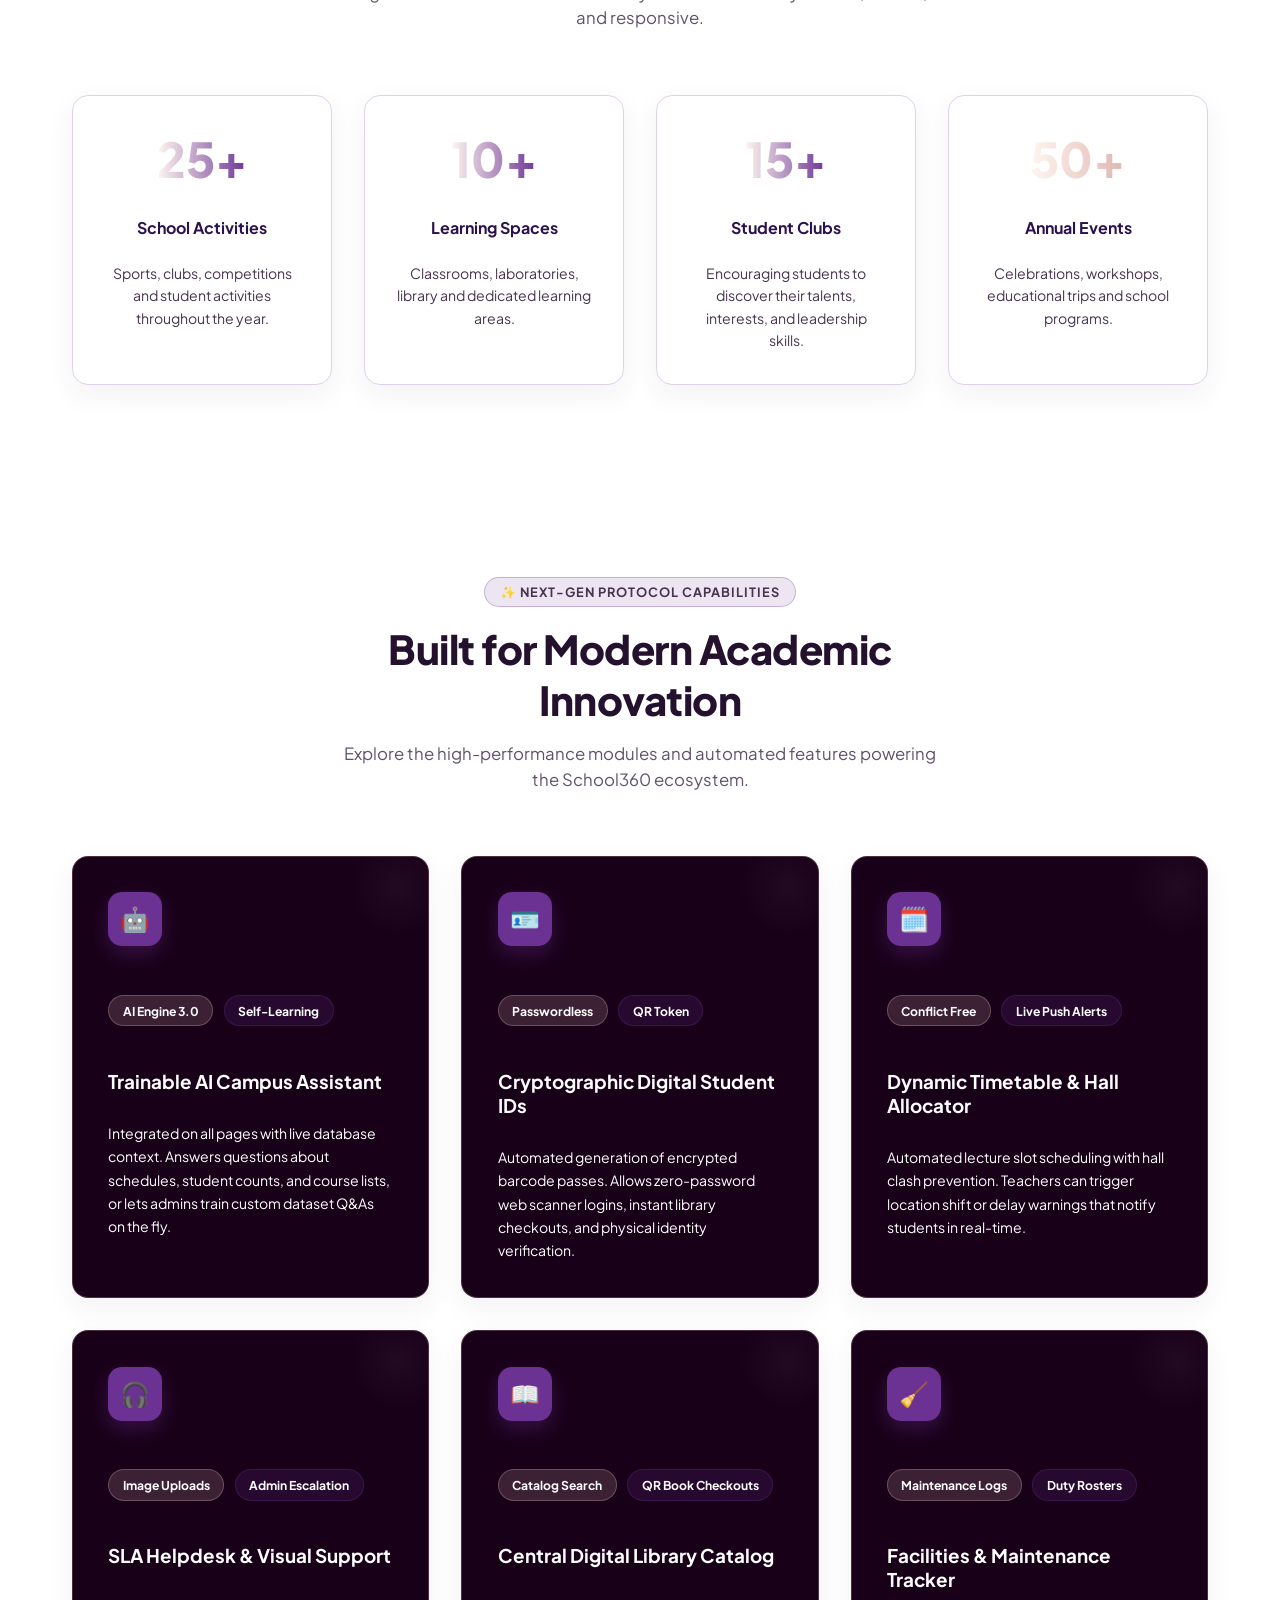
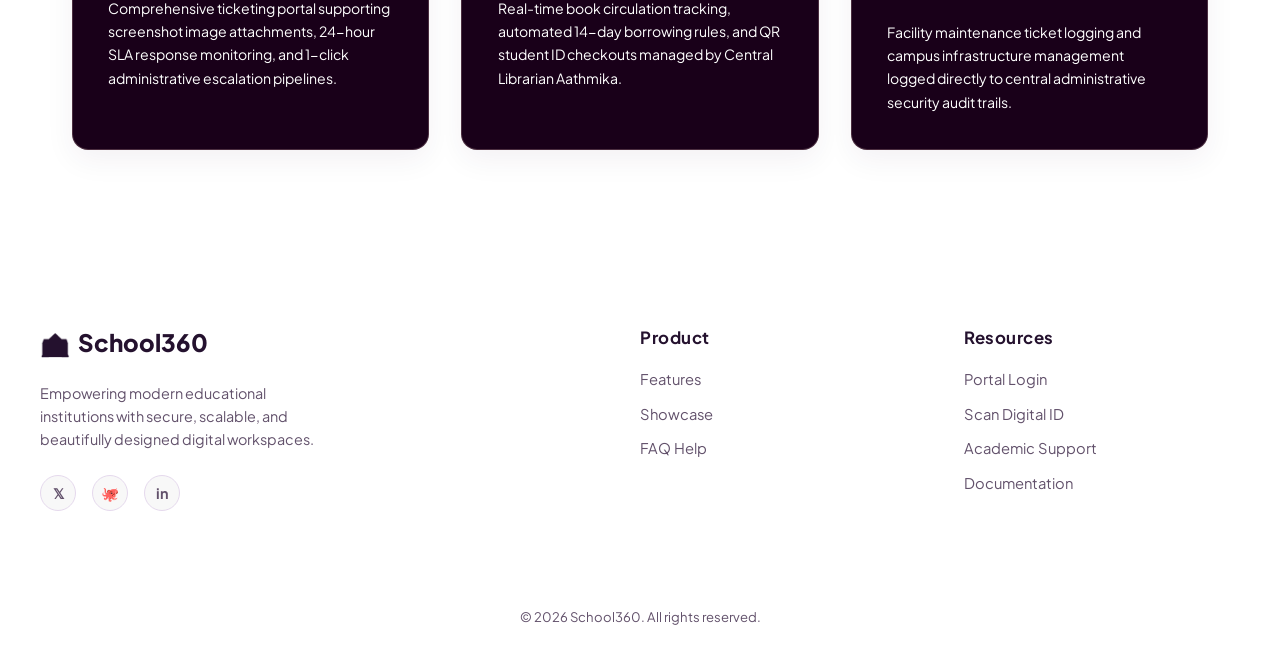
<file: target/classes/static/admin.html>
<!DOCTYPE html>
<html lang="en">
<head>
    <meta charset="UTF-8">
    <meta name="viewport" content="width=device-width, initial-scale=1.0">
    <title>School360 - Administrator Dashboard</title>
    <link rel="stylesheet" href="css/styles.css?v=contrast-8">
    <style>
        .charts-container {
            display: grid;
            grid-template-columns: repeat(auto-fit, minmax(280px, 1fr));
            gap: 1.5rem;
            margin-bottom: 2rem;
        }
        .chart-card {
            background-color: var(--bg-secondary);
            border: 1px solid var(--border-color);
            border-radius: var(--border-radius-lg);
            padding: 1.5rem;
            box-shadow: var(--card-shadow);
            text-align: center;
        }
        .chart-card canvas {
            max-width: 100%;
            height: 180px;
            margin-top: 1rem;
        }
    </style>
    <script>
        (function() {
            var t = localStorage.getItem('theme') || 'dark';
            if (t === 'dark') {
                document.documentElement.classList.add('dark-theme');
                document.documentElement.setAttribute('data-theme', 'dark');
            } else {
                document.documentElement.classList.remove('dark-theme');
                document.documentElement.setAttribute('data-theme', 'light');
            }
        })();
    </script>
</head>
<body>
    <!-- Sidebar Navigation -->
    <nav class="sidebar">
        <div class="sidebar-brand">
            <span>🏫 School360</span>
        </div>
        <ul class="sidebar-menu">
            <li class="sidebar-item active" id="menu-overview"><a href="#" onclick="switchTab('overview')">📊 System Overview</a></li>
            <li class="sidebar-item" id="menu-users"><a href="#" onclick="switchTab('users')">👥 User Management</a></li>
            <li class="sidebar-item" id="menu-register-user"><a href="#" onclick="resetUserForm(); switchTab('register-user')">➕ Register User</a></li>
            <li class="sidebar-item" id="menu-courses"><a href="#" onclick="switchTab('courses')">🎓 Program Registry</a></li>
            <li class="sidebar-item" id="menu-oversight"><a href="#" onclick="switchTab('oversight')">⚠️ Escalations & Maintenance</a></li>
            <li class="sidebar-item" id="menu-logs"><a href="#" onclick="switchTab('logs')">📜 System Audit Logs</a></li>
        </ul>

        <div class="sidebar-footer">
            <button class="btn btn-qr btn-block" onclick="logout()">🚪 Logout</button>
        </div>
    </nav>

    <!-- Main Workspace -->
    <main class="main-content">
        <header class="header-bar">
            <div class="header-title">
                <h2 id="welcome-message">Hello, Administrator</h2>
                <p>Welcome to the core School360 administration panel. Monitor system metrics and user rosters.</p>
            </div>
            <div class="header-actions">
                <button class="theme-toggle" id="theme-toggle" onclick="toggleTheme(); return false;" title="Toggle Theme">🌙</button>
            </div>
        </header>

        <!-- Tab 1: System Overview (Stats & Charts) -->
        <section id="tab-overview" class="tab-content active">
            <!-- Stat Cards -->
            <div class="stats-grid" style="grid-template-columns: repeat(auto-fit, minmax(220px, 1fr));">
                <div class="stat-card">
                    <div class="stat-info">
                        <h3 id="stat-total-students">0</h3>
                        <p>Total Student Count</p>
                    </div>
                    <div class="stat-icon primary">🎓</div>
                </div>
                <div class="stat-card">
                    <div class="stat-info">
                        <h3 id="stat-attendance-percent">0%</h3>
                        <p>Class Attendance Avg</p>
                    </div>
                    <div class="stat-icon success">✔️</div>
                </div>
                <div class="stat-card">
                    <div class="stat-info">
                        <h3 id="stat-open-tickets">0</h3>
                        <p>Active Support Tickets</p>
                    </div>
                    <div class="stat-icon danger">🎫</div>
                </div>
                <div class="stat-card" style="cursor:pointer;" onclick="reconnectDatabase(true)" title="Click to Test & Reconnect Database">
                    <div class="stat-info">
                        <h3 id="stat-db-status" style="font-size:1.05rem;"><span class="db-status-badge connected">🟢 Connected</span></h3>
                        <p class="db-status-text" style="font-size:0.8rem;color:#6b3294;margin-top:0.2rem;">Live DB Active</p>
                    </div>
                    <div class="stat-icon" style="background:rgba(107,50,148,0.15);color:#6b3294;">🔌</div>
                </div>
            </div>




            <!-- Analytical Charts -->
            <div class="charts-container">
                <div class="chart-card">
                    <h4>Student Stakeholder Breakdown</h4>
                    <canvas id="stakeholders-chart"></canvas>
                </div>
                <div class="chart-card">
                    <h4>Support Tickets status</h4>
                    <canvas id="tickets-status-chart"></canvas>
                </div>
                <div class="chart-card">
                    <h4>Average Class Attendance Gauge</h4>
                    <canvas id="attendance-gauge-chart"></canvas>
                </div>
            </div>

            <div class="dashboard-grid" style="grid-template-columns: 1fr;">
                <div class="section-card">
                    <div class="section-header">
                        <h3>General Registry Reports</h3>
                        <button class="btn btn-qr" onclick="exportTableToCSV('admin-students-table', 'students_registry.csv')">📥 Export Students</button>
                    </div>
                    <div class="table-container">
                        <table class="custom-table" id="admin-students-table">
                            <thead>
                                <tr>
                                    <th>Admission Number</th>
                                    <th>Name</th>
                                    <th>Course Reference</th>
                                    <th>Class Name</th>
                                    <th>Admissions Status</th>
                                </tr>
                            </thead>
                            <tbody id="admin-students-list">
                                <!-- Loaded dynamically -->
                            </tbody>
                        </table>
                    </div>
                </div>
            </div>
        </section>

        <!-- Tab 2: User Management -->
        <section id="tab-users" class="tab-content" style="display:none;">
            <div class="section-card">
                <div class="section-header" style="display: flex; justify-content: space-between; align-items: center; flex-wrap: wrap; gap: 1rem;">
                    <div>
                        <h3>Roster of Registered Accounts</h3>
                        <p style="color:var(--text-muted);font-size:0.85rem;margin-top:0.25rem;">View and manage all system stakeholders.</p>
                    </div>
                    <button class="btn btn-primary" onclick="resetUserForm(); switchTab('register-user');" style="display:inline-flex; align-items:center; gap:0.5rem; padding: 0.6rem 1.2rem; font-weight: 600; cursor: pointer;">
                        <span>➕</span> Register New User
                    </button>
                </div>
                <div class="table-container">
                    <table class="custom-table">
                        <thead>
                            <tr>
                                <th>Name</th>
                                <th>Username</th>
                                <th>Role Type</th>
                                <th>Email Reference</th>
                                <th>Actions</th>
                            </tr>
                        </thead>
                        <tbody id="admin-users-list">
                            <!-- Loaded dynamically -->
                        </tbody>
                    </table>
                </div>
            </div>
        </section>

        <!-- Tab: Dedicated Register User Form Page -->
        <section id="tab-register-user" class="tab-content" style="display:none;">
            <div class="section-card" style="max-width: 680px; margin: 0 auto; padding: 2rem;">
                <div class="section-header" style="border-bottom: 1px solid var(--border-color); padding-bottom: 1rem; margin-bottom: 1.5rem;">
                    <h3 id="user-form-title" style="font-size: 1.35rem; font-weight: 700; color: var(--text-primary);">Register Account</h3>
                    <p style="color:var(--text-muted); font-size: 0.88rem; margin-top: 0.25rem;">Create a new user account with assigned system privileges.</p>
                </div>
                <form id="user-form" onsubmit="handleSaveUser(event)" autocomplete="off">
                    <input type="hidden" id="user-id">
                    <div class="form-group">
                        <label class="form-label" for="user-fullname">Full Name</label>
                        <input type="text" id="user-fullname" class="form-input" placeholder="e.g. John Doe" required pattern="[A-Za-z\s]+" title="Letters and spaces only" autocomplete="off">
                    </div>
                    <div class="form-group">
                        <label class="form-label" for="user-username">Username</label>
                        <input type="text" id="user-username" class="form-input" placeholder="e.g. john_school360" required autocomplete="new-password">
                    </div>
                    <div class="form-group" id="password-form-group">
                        <label class="form-label" for="user-password">Password</label>
                        <input type="password" id="user-password" class="form-input" placeholder="••••••••" minlength="8" required autocomplete="new-password">
                        <p style="font-size:0.75rem;color:var(--text-muted);margin-top:0.35rem;">Min 8 characters, with at least one letter, one number, and one symbol.</p>
                    </div>
                    <div class="form-group">
                        <label class="form-label" for="user-role">Stakeholder Role</label>
                        <select id="user-role" class="form-input" required>
                            <option value="STUDENT">STUDENT</option>
                            <option value="TEACHER">TEACHER</option>
                            <option value="SUPPORT">STUDENT SUPPORT TEAM</option>
                            <option value="STAFF">ADMINISTRATIVE OFFICER</option>
                            <option value="ENROLLMENT">ENROLLMENT OFFICER</option>
                            <option value="LIBRARIAN">LIBRARIAN</option>
                            <option value="ADMIN">SYSTEM ADMINISTRATOR</option>
                        </select>
                    </div>
                    <div class="form-group">
                        <label class="form-label" for="user-email">Email</label>
                        <input type="email" id="user-email" class="form-input" placeholder="john@school360.com" required>
                    </div>
                    <div class="form-group" style="margin-bottom: 2rem;">
                        <label class="form-label" for="user-contact">Contact Number</label>
                        <input type="text" id="user-contact" class="form-input" placeholder="e.g. 0771234567" required pattern="\d{1,16}" maxlength="16" inputmode="numeric">
                    </div>
                    <div style="display: flex; gap: 1rem; align-items: center; justify-content: flex-end; margin-top: 1.5rem; padding-top: 1.25rem; border-top: 1px solid var(--border-color);">
                        <button type="button" class="btn btn-qr" id="btn-cancel-edit-user" style="display:none; padding: 0.75rem 1.5rem;" onclick="resetUserForm(); switchTab('users');">Cancel Edit</button>
                        <button type="submit" class="btn btn-primary" id="btn-save-user" style="padding: 0.75rem 2rem; font-weight: 600;">Save Account</button>
                    </div>
                </form>
            </div>
        </section>



        <!-- Tab 3: Program Registry (Courses View) -->
        <section id="tab-courses" class="tab-content" style="display:none;">
            <div class="section-card">
                <div class="section-header">
                    <h3>Academic Course Registers</h3>
                </div>
                <div class="table-container">
                    <table class="custom-table">
                        <thead>
                            <tr>
                                <th>Code</th>
                                <th>Course Name</th>
                                <th>Description</th>
                                <th>Actions</th>
                            </tr>
                        </thead>
                        <tbody id="admin-courses-list">
                            <!-- Loaded dynamically -->
                        </tbody>
                    </table>
                </div>
            </div>
        </section>

        <!-- Tab 4: Escalations & Maintenance -->
        <section id="tab-oversight" class="tab-content" style="display:none;">
            <div class="section-card">
                <div class="section-header">
                    <h3>Escalated Support Tickets</h3>
                    <p style="color:var(--text-muted);font-size:0.85rem;">Tickets flagged by the Student Support Team for administrative review.</p>
                </div>
                <div class="table-container">
                    <table class="custom-table">
                        <thead>
                            <tr>
                                <th>Student</th>
                                <th>Title</th>
                                <th>Priority</th>
                                <th>Status</th>
                                <th>Raised</th>
                            </tr>
                        </thead>
                        <tbody id="admin-escalated-list">
                            <!-- Loaded dynamically -->
                        </tbody>
                    </table>
                </div>
            </div>

            <div class="section-card">
                <div class="section-header">
                    <h3>Facility Maintenance Reports</h3>
                    <p style="color:var(--text-muted);font-size:0.85rem;">Issues reported by Support & Administrative staff across campus facilities.</p>
                </div>
                <div class="table-container">
                    <table class="custom-table">
                        <thead>
                            <tr>
                                <th>Reported By</th>
                                <th>Area</th>
                                <th>Issue</th>
                                <th>Priority</th>
                                <th>Status</th>
                                <th>Action</th>
                            </tr>
                        </thead>
                        <tbody id="admin-maintenance-list">
                            <!-- Loaded dynamically -->
                        </tbody>
                    </table>
                </div>
            </div>
        </section>

        <!-- Tab 4: System Audit Logs -->
        <section id="tab-logs" class="tab-content" style="display:none;">
            <div class="section-card">
                <div class="section-header">
                    <h3>Operation Audit Log</h3>
                    <button class="btn btn-qr" onclick="exportTableToCSV('audit-log-table', 'audit_logs.csv')">📥 Export Logs</button>
                </div>
                <div class="table-container" style="max-height: 500px; overflow-y: auto;">
                    <table class="custom-table" id="audit-log-table">
                        <thead>
                            <tr>
                                <th>Timestamp</th>
                                <th>Severity</th>
                                <th>Log Description</th>
                            </tr>
                        </thead>
                        <tbody id="admin-logs-list">
                            <!-- Loaded dynamically -->
                        </tbody>
                    </table>
                </div>
            </div>
        </section>
    </main>

    <!-- Modal: Edit Academic Course -->
    <div id="edit-course-modal" class="modal-backdrop" onclick="if(event.target === this) closeEditCourseModal()">
        <div class="modal-content" style="max-width:520px;">
            <div class="modal-header">
                <h3>✏️ Edit Course Program</h3>
                <button type="button" class="modal-close" onclick="closeEditCourseModal()">✕</button>
            </div>
            <div class="modal-body">
                <form onsubmit="handleSaveCourse(event)">
                    <input type="hidden" id="course-id">
                    <div class="form-group">
                        <label class="form-label" for="course-name">Course Name</label>
                        <input type="text" id="course-name" class="form-input" placeholder="e.g. BSc (Hons) in Cyber Security" required>
                    </div>
                    <div class="form-group">
                        <label class="form-label" for="course-code">Course Code</label>
                        <input type="text" id="course-code" class="form-input" placeholder="e.g. CS-303" required>
                    </div>
                    <div class="form-group" style="margin-bottom:1.5rem;">
                        <label class="form-label" for="course-desc">Syllabus Summary</label>
                        <textarea id="course-desc" class="form-input" rows="4" placeholder="Course outline..." required></textarea>
                    </div>
                    <div style="display:flex;gap:0.75rem;justify-content:flex-end;">
                        <button type="button" class="btn btn-qr" onclick="closeEditCourseModal()">Cancel</button>
                        <button type="submit" class="btn btn-primary" id="btn-save-course">Update Course</button>
                    </div>
                </form>
            </div>
        </div>
    </div>

    <script src="js/app.js?v=contrast-8"></script>
    <script>
        let usersList = [];
        let coursesList = [];

        const oldCheckAuth = checkAuth;
        checkAuth = async function() {
            oldCheckAuth();
            if (currentUser && currentUser.role === 'ADMIN') {
                document.getElementById('welcome-message').innerText = `Hello, ${currentUser.fullName}`;
                await loadAdminStats();
                await loadUsers();
                await loadCourses();
                await loadLogs();
                await loadEscalatedTickets();
                await loadMaintenanceReports();
            }
        };

        async function loadEscalatedTickets() {
            try {
                const tickets = await apiCall('/support/tickets');
                const escalated = tickets.filter(t => t.escalationStatus === 'ESCALATED');
                const tbody = document.getElementById('admin-escalated-list');
                tbody.innerHTML = '';
                if (escalated.length === 0) {
                    tbody.innerHTML = '<tr><td colspan="5" style="text-align:center;color:var(--text-muted);">No escalated tickets right now.</td></tr>';
                    return;
                }
                escalated.forEach(t => {
                    tbody.innerHTML += `
                        <tr>
                            <td><strong>${t.studentName}</strong></td>
                            <td>${t.title}</td>
                            <td><span class="badge ${t.priority === 'HIGH' ? 'badge-danger' : 'badge-info'}">${t.priority}</span></td>
                            <td><span class="badge badge-warning">${t.status}</span></td>
                            <td>${t.createdDate}</td>
                        </tr>
                    `;
                });
            } catch (e) {
                console.error(e);
            }
        }

        async function loadMaintenanceReports() {
            try {
                const reports = await apiCall('/maintenance-reports');
                const tbody = document.getElementById('admin-maintenance-list');
                tbody.innerHTML = '';
                if (reports.length === 0) {
                    tbody.innerHTML = '<tr><td colspan="6" style="text-align:center;color:var(--text-muted);">No maintenance reports filed yet.</td></tr>';
                    return;
                }
                reports.slice().reverse().forEach(r => {
                    let statusBadge = `<span class="badge badge-warning">PENDING</span>`;
                    if (r.status === 'IN_PROGRESS') statusBadge = `<span class="badge badge-info">IN PROGRESS</span>`;
                    if (r.status === 'RESOLVED') statusBadge = `<span class="badge badge-success">RESOLVED</span>`;

                    tbody.innerHTML += `
                        <tr>
                            <td>${r.reportedByName}</td>
                            <td>${r.area}</td>
                            <td>${r.issue}</td>
                            <td><span class="badge ${r.priority === 'HIGH' ? 'badge-danger' : 'badge-info'}">${r.priority}</span></td>
                            <td>${statusBadge}</td>
                            <td>
                                ${r.status !== 'RESOLVED' ? `<button class="btn btn-qr" style="padding:0.25rem 0.5rem;font-size:0.75rem;" onclick="advanceMaintenanceStatus(${r.id}, '${r.status}')">Mark ${r.status === 'PENDING' ? 'In Progress' : 'Resolved'}</button>` : ''}
                            </td>
                        </tr>
                    `;
                });
            } catch (e) {
                console.error(e);
            }
        }

        async function advanceMaintenanceStatus(id, currentStatus) {
            const nextStatus = currentStatus === 'PENDING' ? 'IN_PROGRESS' : 'RESOLVED';
            try {
                await apiCall(`/maintenance-reports/${id}`, 'PUT', { status: nextStatus });
                showToast("Report Updated", `Maintenance report marked as ${nextStatus.replace('_',' ')}.`, "success");
                await loadMaintenanceReports();
            } catch (err) {
                showToast("Update Failed", err.message, "danger");
            }
        }

        function switchTab(tabId) {
            document.querySelectorAll('.tab-content').forEach(c => c.style.display = 'none');
            document.querySelectorAll('.sidebar-item').forEach(i => i.classList.remove('active'));
            
            document.getElementById(`tab-${tabId}`).style.display = 'block';
            document.getElementById(`menu-${tabId}`).classList.add('active');
        }

        async function loadAdminStats() {
            try {
                const stats = await apiCall('/admin/stats');
                
                // Write stat card values
                document.getElementById('stat-total-students').innerText = stats.studentCount;
                document.getElementById('stat-attendance-percent').innerText = `${stats.attendancePercentage}%`;
                document.getElementById('stat-open-tickets').innerText = stats.ticketStatusBreakdown.OPEN;

                // Render Canvas Charts
                renderStakeholderChart(stats.roleCounts);
                renderTicketStatusChart(stats.ticketStatusBreakdown);
                renderAttendanceGauge(stats.attendancePercentage);
                
                // Load students directory view
                await loadStudentsRegistry();
            } catch (err) {
                showToast("Stats Load Error", err.message, "danger");
            }
        }

        async function loadStudentsRegistry() {
            try {
                const users = await apiCall('/admin/users');
                const tbody = document.getElementById('admin-students-list');
                tbody.innerHTML = '';

                // Load all students details
                const courses = await apiCall('/students/courses');

                if (CONFIG.isDemoMode) {
                    const students = JSON.parse(localStorage.getItem('s360_students'));
                    if (!students || students.length === 0) {
                        tbody.innerHTML = '<tr><td colspan="5" style="text-align:center;color:var(--text-muted);">No student records found.</td></tr>';
                        return;
                    }
                    students.forEach(s => {
                        const userRef = users.find(u => u.id === s.userId);
                        const cRef = courses.find(c => c.id === s.courseId);
                        if (userRef) {
                            tbody.innerHTML += `
                                <tr>
                                    <td><strong>${s.admissionNumber || 'PENDING'}</strong></td>
                                    <td>${userRef.fullName}</td>
                                    <td>${cRef ? cRef.name : 'Unassigned'}</td>
                                    <td>${s.className ? `${s.className} (${s.section})` : '-'}</td>
                                    <td><span class="badge ${s.enrollmentStatus === 'APPROVED_STAFF' ? 'badge-success' : 'badge-warning'}">${s.enrollmentStatus || 'UNENROLLED'}</span></td>
                                </tr>
                            `;
                        }
                    });
                } else {
                    // API implementation can fetch roster details directly from database tables
                    // Let's populate mock for display safety
                    tbody.innerHTML = '<tr><td colspan="5" style="text-align:center;color:var(--text-muted);">Syncing from MySQL databases...</td></tr>';
                }
            } catch (err) {
                console.error(err);
            }
        }

        async function loadUsers() {
            try {
                usersList = await apiCall('/admin/users');
                const tbody = document.getElementById('admin-users-list');
                tbody.innerHTML = '';

                usersList.forEach(u => {
                    tbody.innerHTML += `
                        <tr>
                            <td><strong>${u.fullName}</strong></td>
                            <td>${u.username}</td>
                            <td><span class="badge badge-info" style="font-size:0.7rem;">${u.role}</span></td>
                            <td>${u.email}</td>
                            <td style="white-space:nowrap;">
                                <div style="display:inline-flex;flex-direction:row;align-items:center;gap:0.35rem;white-space:nowrap;">
                                    <button class="btn btn-qr" style="padding:0.25rem 0.5rem;font-size:0.75rem;white-space:nowrap;" onclick="editUser(${u.id})">Edit</button>
                                    <button class="btn btn-qr" style="padding:0.25rem 0.5rem;font-size:0.75rem;color:var(--danger);white-space:nowrap;" onclick="deleteUser(${u.id})">✕</button>
                                </div>
                            </td>
                        </tr>
                    `;
                });
            } catch (e) {
                console.error(e);
            }
        }

        async function handleSaveUser(event) {
            event.preventDefault();
            const id = document.getElementById('user-id').value;
            const fullName = document.getElementById('user-fullname').value.trim();
            const username = document.getElementById('user-username').value.trim();
            const role = document.getElementById('user-role').value;
            const email = document.getElementById('user-email').value.trim();
            const contact = document.getElementById('user-contact').value.trim();
            
            if (!fullName || !username || !role || !email || !contact) {
                showToast("Validation Error", "All fields are required.", "danger");
                return;
            }
            const nameCheck = validateName(fullName);
            if (!nameCheck.valid) {
                showToast("Validation Error", nameCheck.message, "danger");
                return;
            }
            const phoneCheck = validatePhone(contact);
            if (!phoneCheck.valid) {
                showToast("Validation Error", phoneCheck.message, "danger");
                return;
            }
            const emailPattern = /^[^\s@]+@[^\s@]+\.[^\s@]+$/;
            if (!emailPattern.test(email)) {
                showToast("Invalid Email", "Please enter a valid email address, e.g. name@example.com.", "danger");
                return;
            }
            if (id && parseInt(id) === currentUser.id && role !== 'ADMIN') {
                showToast("Action Forbidden", "You cannot change your own role away from Administrator — ask another admin to do it.", "warning");
                return;
            }

            try {
                if (id) {
                    await apiCall(`/admin/users/${id}`, 'PUT', { fullName, role, email, contact });
                    showToast("User Updated", "Roster account updated.", "success");
                } else {
                    const password = document.getElementById('user-password').value;
                    if (!password) {
                        showToast("Validation Error", "Password is required for new users.", "danger");
                        return;
                    }
                    const hasLetter = /[A-Za-z]/.test(password);
                    const hasNumber = /\d/.test(password);
                    const hasSymbol = /[^A-Za-z0-9]/.test(password);
                    if (password.length < 8 || !hasLetter || !hasNumber || !hasSymbol) {
                        showToast("Weak Password", "Password must be at least 8 characters and include a letter, a number, and a symbol.", "danger");
                        return;
                    }
                    await apiCall('/admin/users', 'POST', { fullName, username, password, role, email, contact });
                    showToast("User Registered", "Roster account saved successfully.", "success");
                }
                resetUserForm();
                await loadUsers();
                await loadAdminStats();
                switchTab('users');
            } catch (err) {
                showToast("Save Failed", err.message, "danger");
            }
        }

        function editUser(id) {
            const u = usersList.find(x => x.id === id);
            if (!u) return;

            const setVal = (elId, val) => { const el = document.getElementById(elId); if (el) el.value = val; };
            setVal('user-id', u.id);
            setVal('user-fullname', u.fullName);
            setVal('user-username', u.username);
            setVal('user-role', u.role);
            setVal('user-email', u.email);
            setVal('user-contact', u.contact);

            // Password group hide on edit
            const passGroup = document.getElementById('password-form-group');
            if (passGroup) passGroup.style.display = 'none';

            const passInput = document.getElementById('user-password');
            if (passInput) passInput.required = false;

            const userInput = document.getElementById('user-username');
            if (userInput) userInput.disabled = true;

            const titleEl = document.getElementById('user-form-title');
            if (titleEl) titleEl.innerText = "Edit Account Details";

            const saveBtn = document.getElementById('btn-save-user');
            if (saveBtn) saveBtn.innerText = "Update Account";

            const cancelBtn = document.getElementById('btn-cancel-edit-user');
            if (cancelBtn) cancelBtn.style.display = 'inline-block';

            switchTab('register-user');
        }

        function resetUserForm() {
            const setVal = (elId, val) => { const el = document.getElementById(elId); if (el) el.value = val; };
            setVal('user-id', '');
            setVal('user-fullname', '');
            setVal('user-username', '');
            setVal('user-password', '');
            setVal('user-email', '');
            setVal('user-contact', '');
            setVal('user-role', 'STUDENT');

            const passGroup = document.getElementById('password-form-group');
            if (passGroup) passGroup.style.display = 'block';

            const passInput = document.getElementById('user-password');
            if (passInput) passInput.required = true;

            const userInput = document.getElementById('user-username');
            if (userInput) userInput.disabled = false;

            const titleEl = document.getElementById('user-form-title');
            if (titleEl) titleEl.innerText = "Register Account";

            const saveBtn = document.getElementById('btn-save-user');
            if (saveBtn) saveBtn.innerText = "Save Account";

            const cancelBtn = document.getElementById('btn-cancel-edit-user');
            if (cancelBtn) cancelBtn.style.display = 'none';
        }




        async function deleteUser(id) {
            if (id === currentUser.id) {
                showToast("Action Forbidden", "You cannot delete your own session account.", "warning");
                return;
            }
            if (!confirm("Permanently delete this user account? Student/Lecturer references will clear.")) return;
            try {
                await apiCall(`/admin/users/${id}`, 'DELETE');
                showToast("Account Deleted", "Removed profile references.", "success");
                await loadUsers();
                await loadAdminStats();
            } catch (err) {
                showToast("Deletion Failed", err.message, "danger");
            }
        }

        // --- Courses CRUD operations ---
        async function loadCourses() {
            try {
                coursesList = await apiCall('/students/courses');
                const tbody = document.getElementById('admin-courses-list');
                tbody.innerHTML = '';

                coursesList.forEach(c => {
                    tbody.innerHTML += `
                        <tr>
                            <td><strong>${c.code}</strong></td>
                            <td>${c.name}</td>
                            <td>${c.description}</td>
                            <td style="white-space:nowrap;">
                                <div style="display:inline-flex;flex-direction:row;align-items:center;gap:0.35rem;white-space:nowrap;">
                                    <button class="btn btn-qr" style="padding:0.25rem 0.5rem;font-size:0.75rem;white-space:nowrap;" onclick="editCourse(${c.id})">Edit</button>
                                    <button class="btn btn-qr" style="padding:0.25rem 0.5rem;font-size:0.75rem;color:var(--danger);white-space:nowrap;" onclick="deleteCourse(${c.id})">✕</button>
                                </div>
                            </td>
                        </tr>
                    `;
                });
            } catch (err) {
                console.error(err);
            }
        }

        async function handleSaveCourse(event) {
            event.preventDefault();
            const id = document.getElementById('course-id').value;
            const name = document.getElementById('course-name').value.trim();
            const code = document.getElementById('course-code').value.trim();
            const description = document.getElementById('course-desc').value.trim();

            if (!name || !code || !description) {
                showToast("Validation Error", "All fields are required.", "danger");
                return;
            }

            try {
                if (id) {
                    await apiCall(`/admin/courses/${id}`, 'PUT', { name, code, description });
                    showToast("Course Updated", "Program outline updated.", "success");
                } else {
                    await apiCall('/admin/courses', 'POST', { name, code, description });
                    showToast("Course Created", "Academic program registered.", "success");
                }
                resetCourseForm();
                await loadCourses();
            } catch (err) {
                showToast("Save Failed", err.message, "danger");
            }
        }

        function editCourse(id) {
            const c = coursesList.find(x => x.id === id);
            if (!c) return;

            document.getElementById('course-id').value = c.id;
            document.getElementById('course-name').value = c.name;
            document.getElementById('course-code').value = c.code;
            document.getElementById('course-desc').value = c.description;

            const modal = document.getElementById('edit-course-modal');
            if (modal) modal.style.display = 'flex';
        }

        function closeEditCourseModal() {
            const modal = document.getElementById('edit-course-modal');
            if (modal) modal.style.display = 'none';
            document.getElementById('course-id').value = '';
            document.getElementById('course-name').value = '';
            document.getElementById('course-code').value = '';
            document.getElementById('course-desc').value = '';
        }

        function resetCourseForm() {
            closeEditCourseModal();
        }

        async function deleteCourse(id) {
            if (!confirm("Permanently delete this course program from catalog registers?")) return;
            try {
                await apiCall(`/admin/courses/${id}`, 'DELETE');
                showToast("Course Deleted", "Removed course reference.", "success");
                await loadCourses();
            } catch (err) {
                showToast("Failed to delete", err.message, "danger");
            }
        }

        // --- System Logs ---
        async function loadLogs() {
            try {
                const logs = await apiCall('/admin/logs');
                const tbody = document.getElementById('admin-logs-list');
                tbody.innerHTML = '';

                logs.forEach(l => {
                    let sevClass = 'badge-info';
                    if (l.severity === 'WARNING') sevClass = 'badge-warning';
                    if (l.severity === 'ERROR') sevClass = 'badge-danger';

                    tbody.innerHTML += `
                        <tr>
                            <td style="font-family:monospace;font-size:0.8rem;white-space:nowrap;">${l.timestamp}</td>
                            <td><span class="badge ${sevClass}">${l.severity}</span></td>
                            <td style="font-size:0.85rem;">${l.message}</td>
                        </tr>
                    `;
                });
            } catch (e) {
                console.error(e);
            }
        }

        // --- Canvas Drawing Charts (No library required) ---
        function renderStakeholderChart(counts) {
            const canvas = document.getElementById('stakeholders-chart');
            const ctx = canvas.getContext('2d');
            canvas.width = 340;
            canvas.height = 180;
            ctx.clearRect(0,0,340,180);

            const data = [counts.STUDENT, counts.TEACHER, counts.STAFF, counts.SUPPORT, counts.ENROLLMENT, counts.LIBRARIAN || 0];
            const labels = ["STU", "TCH", "ADM", "SST", "ENR", "LIB"];
            const colors = ["#6b3294", "#6b3294", "#6b3294", "#6b3294", "#6b3294", "#6b3294"];

            const max = Math.max(...data, 1);
            const chartHeight = 120;
            const colWidth = 28;
            const colGap = 12;
            const startX = 25;

            // Draw bars
            for (let i = 0; i < data.length; i++) {
                const h = (data[i] / max) * chartHeight;
                const x = startX + i * (colWidth + colGap);
                const y = chartHeight - h + 20;

                ctx.fillStyle = colors[i];
                ctx.fillRect(x, y, colWidth, h);

                // Label and count
                ctx.fillStyle = "var(--text-primary)";
                ctx.font = "bold 9px sans-serif";
                ctx.fillText(labels[i], x + 8, chartHeight + 35);
                ctx.fillText(data[i], x + 12, y - 6);
            }
        }

        function renderTicketStatusChart(breakdown) {
            const canvas = document.getElementById('tickets-status-chart');
            const ctx = canvas.getContext('2d');
            canvas.width = 300;
            canvas.height = 180;
            ctx.clearRect(0,0,300,180);

            const values = [breakdown.OPEN, breakdown.PENDING, breakdown.IN_PROGRESS, breakdown.RESOLVED + breakdown.CLOSED];
            const colors = ["#6b3294", "#6b3294", "#6b3294", "#6b3294"];
            const total = values.reduce((a,b) => a+b, 0) || 1;

            // Donut Pie chart
            const centerX = 150;
            const centerY = 90;
            const radius = 60;
            let currentAngle = -0.5 * Math.PI;

            for (let i = 0; i < values.length; i++) {
                const portion = values[i] / total;
                const angle = portion * 2 * Math.PI;

                ctx.beginPath();
                ctx.moveTo(centerX, centerY);
                ctx.arc(centerX, centerY, radius, currentAngle, currentAngle + angle);
                ctx.closePath();
                ctx.fillStyle = colors[i];
                ctx.fill();

                currentAngle += angle;
            }

            // Draw inner circle for donut
            ctx.beginPath();
            ctx.arc(centerX, centerY, 35, 0, 2 * Math.PI);
            ctx.fillStyle = "var(--bg-secondary)";
            ctx.fill();
        }

        function renderAttendanceGauge(percent) {
            const canvas = document.getElementById('attendance-gauge-chart');
            const ctx = canvas.getContext('2d');
            canvas.width = 300;
            canvas.height = 180;
            ctx.clearRect(0,0,300,180);

            const centerX = 150;
            const centerY = 110;
            const radius = 60;

            // Background arc
            ctx.beginPath();
            ctx.arc(centerX, centerY, radius, Math.PI, 2 * Math.PI);
            ctx.lineWidth = 15;
            ctx.strokeStyle = "var(--border-color)";
            ctx.stroke();

            // Value arc
            const endAngle = Math.PI + (percent / 100.0) * Math.PI;
            ctx.beginPath();
            ctx.arc(centerX, centerY, radius, Math.PI, endAngle);
            ctx.lineWidth = 15;
            ctx.strokeStyle = percent > 75 ? "#6b3294" : "#6b3294";
            ctx.stroke();

            // Text
            ctx.fillStyle = "var(--text-primary)";
            ctx.font = "bold 20px sans-serif";
            ctx.fillText(`${percent}%`, centerX - 25, centerY - 10);
        }

        const oldSwitchTab = switchTab;
        switchTab = function(tabId) {
            oldSwitchTab(tabId);
            if (tabId === 'users') {
                resetUserForm();
                setTimeout(resetUserForm, 50);
                loadUsers();
            }
            if (tabId === 'courses') {
                loadCourses();
            }
            if (tabId === 'logs') {
                loadLogs();
            }
            if (tabId === 'overview') {
                loadAdminStats();
                if (typeof checkDatabaseStatus === 'function') checkDatabaseStatus();
            }
        }
        window.addEventListener('DOMContentLoaded', () => {
            resetUserForm();
            setTimeout(resetUserForm, 100);
            if (typeof checkDatabaseStatus === 'function') checkDatabaseStatus();
        });
    </script>

</body>
</html>
</file>
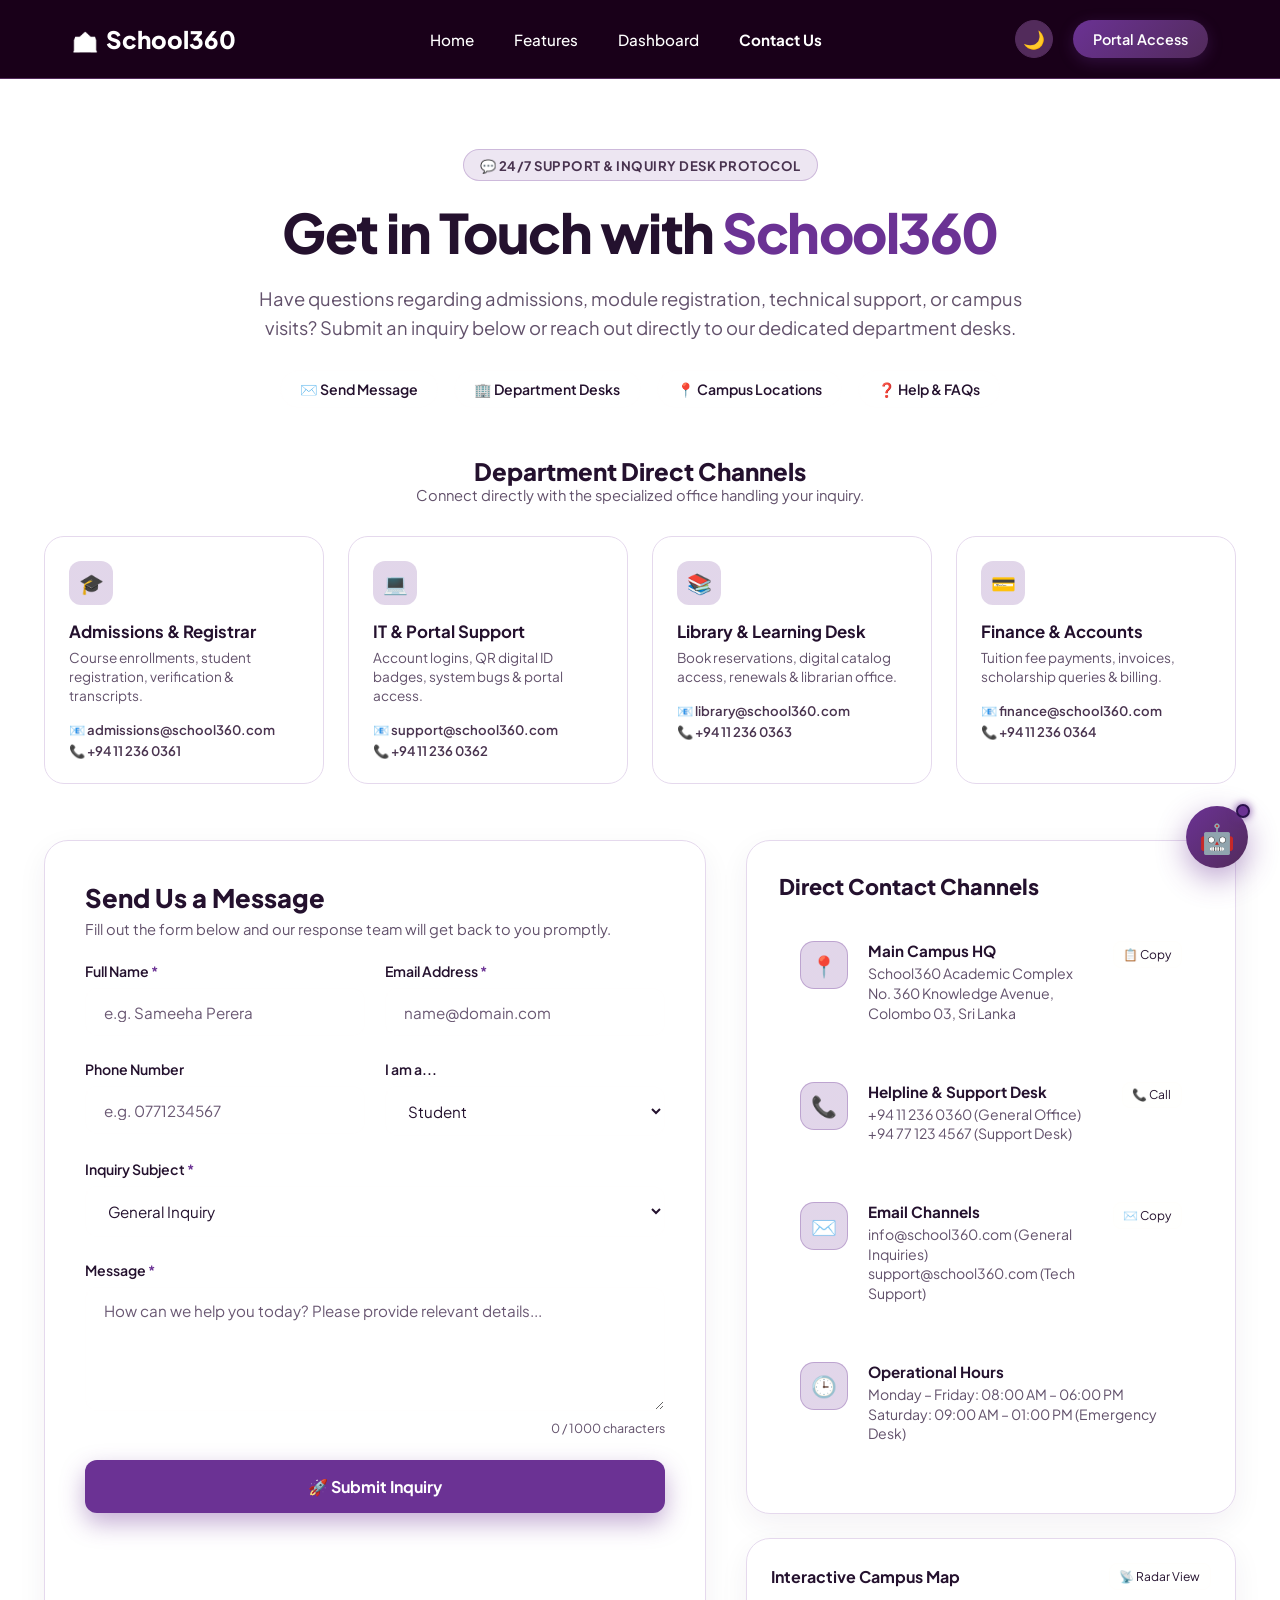
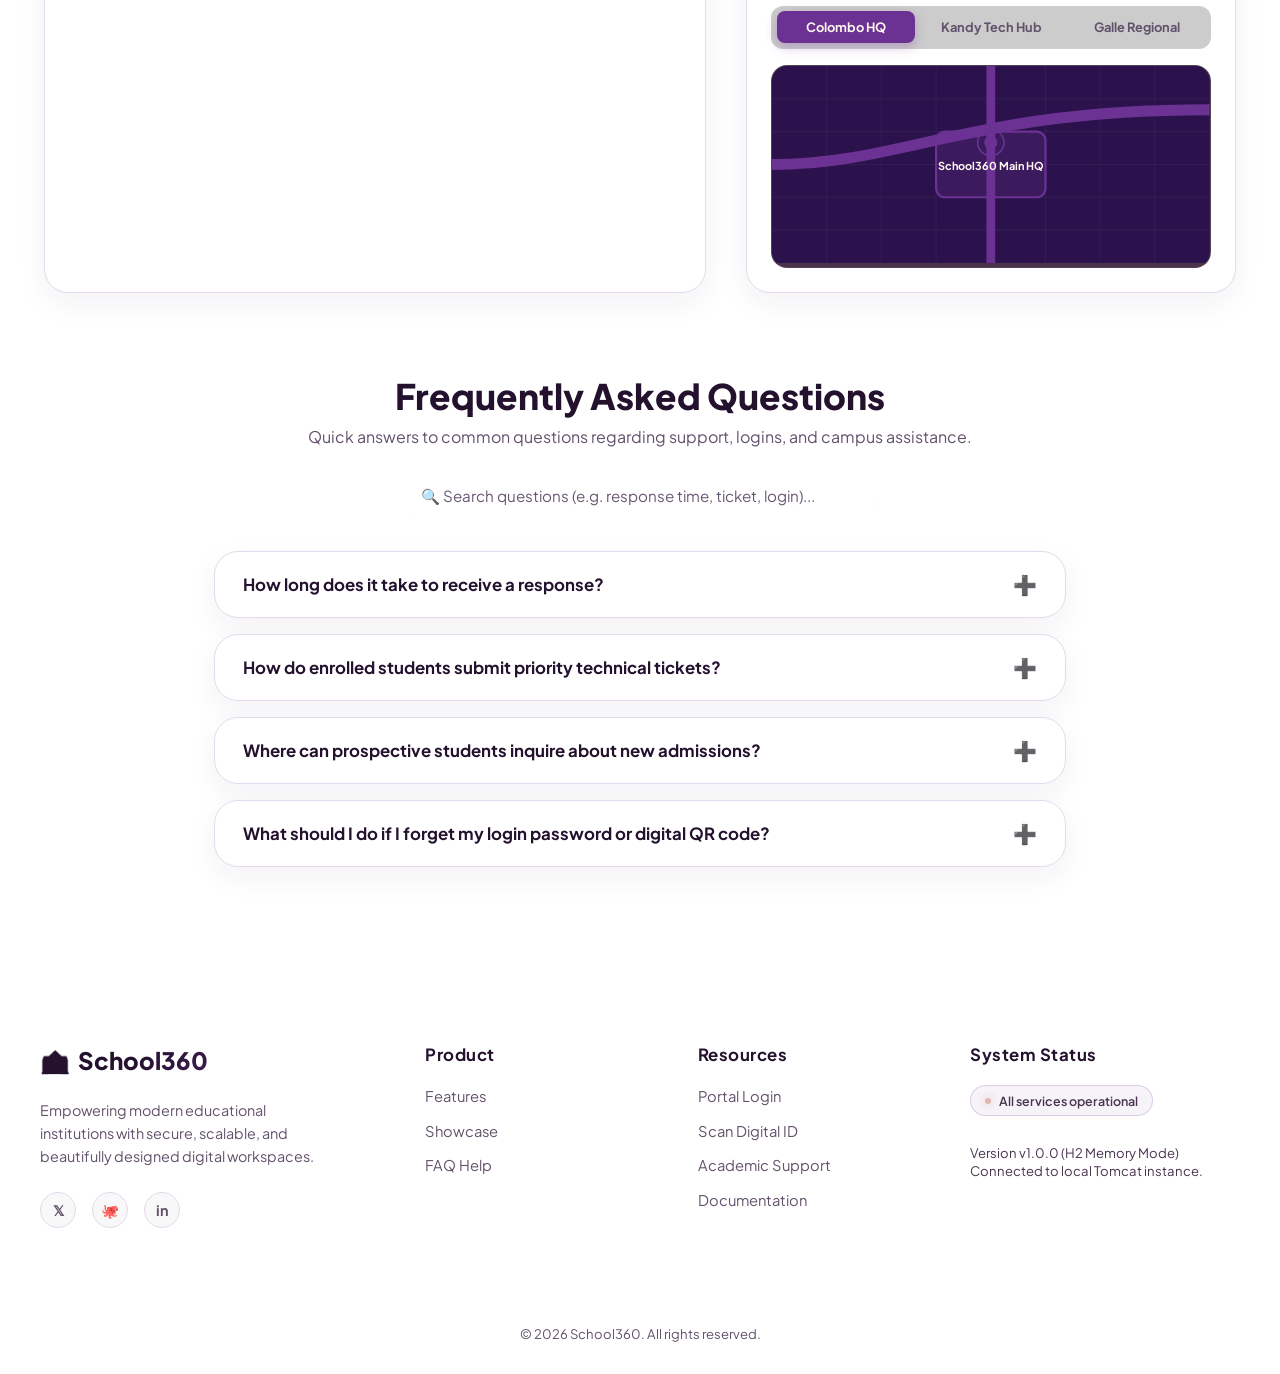
<file: target/classes/static/contact.html>
<!DOCTYPE html>
<html lang="en">
<head>
    <meta charset="UTF-8">
    <meta name="viewport" content="width=device-width, initial-scale=1.0">
    <title>School360 - Contact Us & Support Desk Protocol</title>
    <meta name="description" content="Get in touch with the School360 team. We are here to assist students, faculty, administrative staff, and parents with inquiries and support.">
    <!-- Import Plus Jakarta Sans for modern typography -->
    <link href="https://fonts.googleapis.com/css2?family=Plus+Jakarta+Sans:wght@300;400;500;600;700;800&display=swap" rel="stylesheet">
    <link rel="stylesheet" href="css/styles.css?v=contrast-8">
    <script>
        (function() {
            var t = localStorage.getItem('theme') || 'dark';
            if (t === 'dark') {
                document.documentElement.classList.add('dark-theme');
                document.documentElement.setAttribute('data-theme', 'dark');
            } else {
                document.documentElement.classList.remove('dark-theme');
                document.documentElement.setAttribute('data-theme', 'light');
            }
        })();
    </script>
    <style>
        * {
            font-family: 'Plus Jakarta Sans', sans-serif;
        }

        .status-banner {
            background: linear-gradient(90deg, rgba(107,50,148, 0.15) 0%, rgba(107,50,148, 0.15) 100%);
            border-bottom: 1px solid rgba(107,50,148, 0.3);
            padding: 0.6rem 1.5rem;
            text-align: center;
            font-size: 0.85rem;
            font-weight: 600;
            color: var(--lp-text);
            position: relative;
            z-index: 10;
            display: flex;
            align-items: center;
            justify-content: center;
            gap: 0.75rem;
        }

        .status-pulse {
            width: 8px;
            height: 8px;
            background-color: #6b3294;
            border-radius: 50%;
            display: inline-block;
            box-shadow: 0 0 10px #6b3294;
            animation: pulse-dot 1.5s infinite;
        }

        @keyframes pulse-dot {
            0% { transform: scale(0.95); box-shadow: 0 0 0 0 rgba(107,50,148, 0.7); }
            70% { transform: scale(1); box-shadow: 0 0 0 6px rgba(107,50,148, 0); }
            100% { transform: scale(0.95); box-shadow: 0 0 0 0 rgba(107,50,148, 0); }
        }

        .contact-hero {
            padding-top: 7rem;
            padding-bottom: 3rem;
            text-align: center;
            position: relative;
            z-index: 2;
        }

        .hero-action-pills {
            display: flex;
            align-items: center;
            justify-content: center;
            gap: 1rem;
            flex-wrap: wrap;
            margin-top: 1.75rem;
        }

        .pill-btn {
            display: inline-flex;
            align-items: center;
            gap: 0.5rem;
            padding: 0.55rem 1.2rem;
            border-radius: 9999px;
            background: rgba(255,246,240, 0.05);
            border: 1px solid rgba(255,246,240, 0.1);
            color: var(--lp-text);
            font-size: 0.88rem;
            font-weight: 600;
            text-decoration: none;
            transition: all 0.25s ease;
            cursor: pointer;
        }

        body:not(.dark-theme) .pill-btn {
            background: rgba(0, 0, 0, 0.04);
            border-color: rgba(0, 0, 0, 0.08);
        }

        .pill-btn:hover {
            background: rgba(107,50,148, 0.15);
            border-color: rgba(107,50,148, 0.4);
            color: #49334f;
            transform: translateY(-2px);
        }

        .departments-section {
            max-width: 1240px;
            margin: 0 auto 3.5rem auto;
            padding: 0 1.5rem;
            position: relative;
            z-index: 2;
        }

        .dept-grid {
            display: grid;
            grid-template-columns: repeat(auto-fit, minmax(260px, 1fr));
            gap: 1.5rem;
        }

        .dept-card {
            background: var(--lp-card-bg);
            border: 1px solid var(--lp-card-border);
            border-radius: 20px;
            padding: 1.5rem;
            backdrop-filter: blur(12px);
            transition: all 0.3s ease;
            position: relative;
        }

        .dept-card:hover {
            transform: translateY(-4px);
            border-color: rgba(107,50,148, 0.4);
            box-shadow: 0 12px 30px rgba(107,50,148, 0.1);
        }

        .dept-icon {
            width: 44px;
            height: 44px;
            border-radius: 12px;
            background: linear-gradient(135deg, rgba(107,50,148, 0.2), rgba(107,50,148, 0.2));
            display: flex;
            align-items: center;
            justify-content: center;
            font-size: 1.25rem;
            margin-bottom: 1rem;
        }

        .contact-grid {
            display: grid;
            grid-template-columns: 1.15fr 0.85fr;
            gap: 2.5rem;
            max-width: 1240px;
            margin: 0 auto 5rem auto;
            padding: 0 1.5rem;
            position: relative;
            z-index: 2;
        }

        @media (max-width: 992px) {
            .contact-grid {
                grid-template-columns: 1fr;
            }
        }

        .glass-card-container {
            background: var(--lp-card-bg);
            border: 1px solid var(--lp-card-border);
            box-shadow: var(--lp-card-shadow);
            backdrop-filter: blur(16px);
            -webkit-backdrop-filter: blur(16px);
            border-radius: 24px;
            padding: 2.5rem;
            transition: transform 0.3s ease, border-color 0.3s ease;
        }

        .glass-card-container:hover {
            border-color: rgba(107,50,148, 0.3);
        }

        .form-group-custom {
            margin-bottom: 1.5rem;
        }

        .form-group-custom label {
            display: block;
            font-size: 0.88rem;
            font-weight: 600;
            margin-bottom: 0.5rem;
            color: var(--lp-text);
        }

        .form-control-custom {
            width: 100%;
            padding: 0.85rem 1.1rem;
            font-size: 0.95rem;
            background: rgba(255,246,240, 0.04);
            border: 1px solid rgba(255,246,240, 0.1);
            border-radius: 12px;
            color: var(--lp-text);
            transition: border-color 0.25s ease, box-shadow 0.25s ease, background 0.25s ease;
        }

        body:not(.dark-theme) .form-control-custom {
            background: rgba(0, 0, 0, 0.02);
            border-color: rgba(0, 0, 0, 0.12);
        }

        .form-control-custom:focus {
            outline: none;
            border-color: #6b3294;
            box-shadow: 0 0 0 3px rgba(107,50,148, 0.25);
            background: rgba(107,50,148, 0.03);
        }

        select.form-control-custom option {
            background: var(--bg-secondary);
            color: var(--text-primary);
        }

        .char-counter {
            font-size: 0.78rem;
            color: var(--lp-text-muted);
            text-align: right;
            margin-top: 0.35rem;
        }

        .info-card-item {
            display: flex;
            align-items: flex-start;
            gap: 1.25rem;
            padding: 1.25rem;
            background: rgba(255,246,240, 0.02);
            border: 1px solid rgba(255,246,240, 0.05);
            border-radius: 16px;
            margin-bottom: 1rem;
            transition: transform 0.25s ease, background 0.25s ease;
            position: relative;
        }

        body:not(.dark-theme) .info-card-item {
            background: rgba(0, 0, 0, 0.02);
            border-color: rgba(0, 0, 0, 0.06);
        }

        .info-card-item:hover {
            transform: translateY(-2px);
            background: rgba(107,50,148, 0.06);
        }

        .info-icon-wrapper {
            width: 48px;
            height: 48px;
            border-radius: 14px;
            background: linear-gradient(135deg, rgba(107,50,148, 0.2) 0%, rgba(107,50,148, 0.2) 100%);
            border: 1px solid rgba(107,50,148, 0.3);
            display: flex;
            align-items: center;
            justify-content: center;
            font-size: 1.3rem;
            flex-shrink: 0;
        }

        .btn-copy-small {
            margin-left: auto;
            background: rgba(255,246,240, 0.08);
            border: 1px solid rgba(255,246,240, 0.15);
            border-radius: 8px;
            padding: 0.3rem 0.6rem;
            font-size: 0.75rem;
            color: var(--lp-text);
            cursor: pointer;
            transition: background 0.2s;
            display: flex;
            align-items: center;
            gap: 0.25rem;
        }

        body:not(.dark-theme) .btn-copy-small {
            background: rgba(0, 0, 0, 0.05);
            border-color: rgba(0, 0, 0, 0.1);
        }

        .btn-copy-small:hover {
            background: rgba(107,50,148, 0.2);
            color: #49334f;
        }

        /* Campus Tabs */
        .campus-tabs {
            display: flex;
            gap: 0.5rem;
            margin-bottom: 1rem;
            background: rgba(0, 0, 0, 0.2);
            padding: 0.3rem;
            border-radius: 12px;
            border: 1px solid rgba(255,246,240, 0.05);
        }

        .campus-tab {
            flex: 1;
            padding: 0.5rem;
            text-align: center;
            font-size: 0.8rem;
            font-weight: 700;
            border-radius: 8px;
            color: var(--lp-text-muted);
            cursor: pointer;
            transition: all 0.25s ease;
        }

        .campus-tab.active {
            background: #6b3294;
            color: #fff6f0;
            box-shadow: 0 4px 12px rgba(107,50,148, 0.3);
        }

        .map-box {
            position: relative;
            border-radius: 16px;
            overflow: hidden;
            border: 1px solid rgba(255,246,240, 0.08);
            margin-top: 1rem;
            background: rgba(25,0,25, 0.8);
        }

        .faq-contact-section {
            max-width: 900px;
            margin: 0 auto 6rem auto;
            padding: 0 1.5rem;
            position: relative;
            z-index: 2;
        }

        .badge-chip {
            display: inline-flex;
            align-items: center;
            gap: 0.5rem;
            padding: 0.4rem 1rem;
            border-radius: 9999px;
            background: rgba(107,50,148, 0.12);
            border: 1px solid rgba(107,50,148, 0.25);
            color: #49334f;
            font-size: 0.82rem;
            font-weight: 700;
            letter-spacing: 0.5px;
            text-transform: uppercase;
            margin-bottom: 1.25rem;
        }

        .user-autofill-notice {
            display: none;
            background: rgba(107,50,148, 0.1);
            border: 1px solid rgba(107,50,148, 0.25);
            border-radius: 10px;
            padding: 0.6rem 0.9rem;
            font-size: 0.82rem;
            color: #49334f;
            margin-bottom: 1.25rem;
            align-items: center;
            gap: 0.5rem;
        }
    </style>
</head>
<body class="landing-page dark-theme">
    <!-- Live Operational Status Banner -->
    <div class="status-banner">
        <span class="status-pulse"></span>
        <span>Operational Status: Support Desk Systems Active &amp; Monitoring (Average Response Time: &lt; 2 Hours)</span>
    </div>

    <!-- Glowing Backdrop Ambient Spheres -->
    <div class="glowing-bg">
        <div class="sphere sphere-1"></div>
        <div class="sphere sphere-2"></div>
        <div class="sphere sphere-3"></div>
    </div>

    <!-- Sticky Glassmorphic Navbar -->
    <nav class="saas-nav">
        <div class="saas-nav-container">
            <a href="index.html" class="saas-brand">
                <span style="font-size: 1.3rem;">🏫</span> School360
            </a>
            <ul class="saas-nav-links">
                <li><a href="index.html" class="saas-nav-link">Home</a></li>
                <li><a href="index.html#features" class="saas-nav-link">Features</a></li>
                <li><a href="index.html#showcase" class="saas-nav-link">Dashboard</a></li>
                <li><a href="contact.html" class="saas-nav-link active" style="color: var(--lp-text); font-weight: 700;">Contact Us</a></li>
            </ul>
            <div style="display: flex; align-items: center; gap: 1.25rem;">
                <button id="theme-toggle" class="theme-toggle" onclick="toggleTheme(); return false;" title="Toggle Theme" style="background: var(--bg-tertiary); border: 1px solid var(--border-color); font-size: 1.1rem; cursor: pointer; color: var(--lp-text); display: flex; align-items: center; justify-content: center; width: 38px; height: 38px; border-radius: 50%; transition: all 0.3s;">🌙</button>
                <a href="index.html" class="btn-saas-nav" id="nav-portal-btn">Portal Access</a>
            </div>
        </div>
    </nav>

    <!-- Hero Section -->
    <section class="contact-hero">
        <div style="max-width: 820px; margin: 0 auto; padding: 0 1.5rem;" class="reveal active">
            <div class="badge-chip">
                <span>💬 24/7 SUPPORT &amp; INQUIRY DESK PROTOCOL</span>
            </div>
            <h1 style="font-size: 3.4rem; font-weight: 800; line-height: 1.15; letter-spacing: -1.5px; margin-bottom: 1.25rem;">
                Get in Touch with <span style="background: linear-gradient(135deg, #6b3294 0%, #6b3294 100%); -webkit-background-clip: text; -webkit-text-fill-color: transparent;">School360</span>
            </h1>
            <p style="font-size: 1.15rem; line-height: 1.6; color: var(--lp-text-muted);">
                Have questions regarding admissions, module registration, technical support, or campus visits? Submit an inquiry below or reach out directly to our dedicated department desks.
            </p>

            <div class="hero-action-pills">
                <a href="#contact-form-section" class="pill-btn">✉️ Send Message</a>
                <a href="#dept-section" class="pill-btn">🏢 Department Desks</a>
                <a href="#campus-location-section" class="pill-btn">📍 Campus Locations</a>
                <a href="#faq-section" class="pill-btn">❓ Help &amp; FAQs</a>
            </div>
        </div>
    </section>

    <!-- Department Direct Desks Grid -->
    <section class="departments-section" id="dept-section">
        <div style="text-align: center; margin-bottom: 2rem;" class="reveal active">
            <h3 style="font-size: 1.5rem; font-weight: 800; color: var(--lp-text);">Department Direct Channels</h3>
            <p style="color: var(--lp-text-muted); font-size: 0.92rem;">Connect directly with the specialized office handling your inquiry.</p>
        </div>

        <div class="dept-grid reveal active">
            <!-- Card 1 -->
            <div class="dept-card">
                <div class="dept-icon">🎓</div>
                <h4 style="font-size: 1.05rem; font-weight: 700; color: var(--lp-text); margin-bottom: 0.35rem;">Admissions &amp; Registrar</h4>
                <p style="font-size: 0.85rem; color: var(--lp-text-muted); margin-bottom: 1rem; line-height: 1.4;">Course enrollments, student registration, verification &amp; transcripts.</p>
                <div style="font-size: 0.82rem; font-weight: 600; color: #49334f; display: flex; flex-direction: column; gap: 0.3rem;">
                    <span>📧 admissions@school360.com</span>
                    <span>📞 +94 11 236 0361</span>
                </div>
            </div>

            <!-- Card 2 -->
            <div class="dept-card">
                <div class="dept-icon">💻</div>
                <h4 style="font-size: 1.05rem; font-weight: 700; color: var(--lp-text); margin-bottom: 0.35rem;">IT &amp; Portal Support</h4>
                <p style="font-size: 0.85rem; color: var(--lp-text-muted); margin-bottom: 1rem; line-height: 1.4;">Account logins, QR digital ID badges, system bugs &amp; portal access.</p>
                <div style="font-size: 0.82rem; font-weight: 600; color: #49334f; display: flex; flex-direction: column; gap: 0.3rem;">
                    <span>📧 support@school360.com</span>
                    <span>📞 +94 11 236 0362</span>
                </div>
            </div>

            <!-- Card 3 -->
            <div class="dept-card">
                <div class="dept-icon">📚</div>
                <h4 style="font-size: 1.05rem; font-weight: 700; color: var(--lp-text); margin-bottom: 0.35rem;">Library &amp; Learning Desk</h4>
                <p style="font-size: 0.85rem; color: var(--lp-text-muted); margin-bottom: 1rem; line-height: 1.4;">Book reservations, digital catalog access, renewals &amp; librarian office.</p>
                <div style="font-size: 0.82rem; font-weight: 600; color: #49334f; display: flex; flex-direction: column; gap: 0.3rem;">
                    <span>📧 library@school360.com</span>
                    <span>📞 +94 11 236 0363</span>
                </div>
            </div>

            <!-- Card 4 -->
            <div class="dept-card">
                <div class="dept-icon">💳</div>
                <h4 style="font-size: 1.05rem; font-weight: 700; color: var(--lp-text); margin-bottom: 0.35rem;">Finance &amp; Accounts</h4>
                <p style="font-size: 0.85rem; color: var(--lp-text-muted); margin-bottom: 1rem; line-height: 1.4;">Tuition fee payments, invoices, scholarship queries &amp; billing.</p>
                <div style="font-size: 0.82rem; font-weight: 600; color: #49334f; display: flex; flex-direction: column; gap: 0.3rem;">
                    <span>📧 finance@school360.com</span>
                    <span>📞 +94 11 236 0364</span>
                </div>
            </div>
        </div>
    </section>

    <!-- Main Contact Grid -->
    <section class="contact-grid" id="contact-form-section">
        <!-- Form Column -->
        <div class="glass-card-container reveal active">
            <div style="margin-bottom: 1.5rem;">
                <h2 style="font-size: 1.6rem; font-weight: 800; color: var(--lp-text); margin-bottom: 0.35rem;">Send Us a Message</h2>
                <p style="color: var(--lp-text-muted); font-size: 0.92rem;">Fill out the form below and our response team will get back to you promptly.</p>
            </div>

            <!-- Autofill indicator badge -->
            <div id="autofill-notice" class="user-autofill-notice">
                <span>✨ Auto-filled from your active user profile:</span>
                <strong id="autofill-user-name" style="color:var(--lp-text);">User</strong>
            </div>

            <form id="contact-form" onsubmit="handleContactSubmit(event)">
                <div style="display: grid; grid-template-columns: 1fr 1fr; gap: 1.25rem;">
                    <div class="form-group-custom">
                        <label for="contact-name">Full Name <span style="color: #6b3294;">*</span></label>
                        <input type="text" id="contact-name" class="form-control-custom" placeholder="e.g. Sameeha Perera" required>
                    </div>
                    <div class="form-group-custom">
                        <label for="contact-email">Email Address <span style="color: #6b3294;">*</span></label>
                        <input type="email" id="contact-email" class="form-control-custom" placeholder="name@domain.com" required>
                    </div>
                </div>

                <div style="display: grid; grid-template-columns: 1fr 1fr; gap: 1.25rem;">
                    <div class="form-group-custom">
                        <label for="contact-phone">Phone Number</label>
                        <input type="tel" id="contact-phone" class="form-control-custom" placeholder="e.g. 0771234567">
                    </div>
                    <div class="form-group-custom">
                        <label for="contact-category">I am a...</label>
                        <select id="contact-category" class="form-control-custom">
                            <option value="Student">Student</option>
                            <option value="Teacher/Faculty">Teacher / Faculty</option>
                            <option value="Parent/Guardian">Parent / Guardian</option>
                            <option value="Administrator">Administrator / Staff</option>
                            <option value="Prospective Student">Prospective Student</option>
                            <option value="Other">Other Inquiry</option>
                        </select>
                    </div>
                </div>

                <div class="form-group-custom">
                    <label for="contact-subject">Inquiry Subject <span style="color: #6b3294;">*</span></label>
                    <select id="contact-subject" class="form-control-custom" required>
                        <option value="General Inquiry">General Inquiry</option>
                        <option value="Technical Support">Technical &amp; Portal Support</option>
                        <option value="Admissions &amp; Enrollment">Admissions &amp; Course Enrollment</option>
                        <option value="Library Services">Library &amp; Digital Resources</option>
                        <option value="System Feedback">Feedback &amp; Feature Requests</option>
                    </select>
                </div>

                <div class="form-group-custom">
                    <label for="contact-message">Message <span style="color: #6b3294;">*</span></label>
                    <textarea id="contact-message" class="form-control-custom" rows="5" maxlength="1000" placeholder="How can we help you today? Please provide relevant details..." required oninput="updateCharCount()"></textarea>
                    <div class="char-counter" id="contact-message-counter">0 / 1000 characters</div>
                </div>

                <button type="submit" id="btn-submit-contact" class="btn btn-primary btn-premium" style="width: 100%; border-radius: 12px; padding: 1rem; font-weight: 700; font-size: 1rem; box-shadow: 0 10px 25px rgba(107,50,148, 0.4); display: flex; align-items: center; justify-content: center; gap: 0.5rem; cursor: pointer;">
                    <span>🚀 Submit Inquiry</span>
                </button>
            </form>

            <div id="contact-success-box" style="display: none; padding: 2rem; background: rgba(107,50,148, 0.08); border: 1px solid rgba(107,50,148, 0.3); border-radius: 20px; margin-top: 1.5rem; text-align: center;">
                <div style="font-size: 3rem; margin-bottom: 0.5rem;">🎉</div>
                <h4 style="color: #49334f; font-weight: 800; font-size: 1.3rem; margin-bottom: 0.5rem;" id="success-title">Message Sent Successfully!</h4>
                <p style="color: var(--lp-text-muted); font-size: 0.95rem; line-height: 1.6; margin-bottom: 1rem;" id="success-desc">Thank you for reaching out to School360. A confirmation has been logged and our support team will respond promptly.</p>
                
                <div style="display: inline-flex; align-items: center; gap: 0.5rem; background: rgba(0,0,0,0.2); padding: 0.5rem 1rem; border-radius: 10px; margin-bottom: 1.25rem;">
                    <span style="font-size: 0.85rem; color: var(--lp-text-muted);">Reference ID:</span>
                    <strong id="success-ref-id" style="color: #6b3294; font-size: 0.95rem;">S360-CNT-00000</strong>
                    <button type="button" class="btn-copy-small" onclick="copyReferenceId()">📋 Copy</button>
                </div>

                <div>
                    <button onclick="resetContactForm()" class="btn btn-secondary" style="padding: 0.6rem 1.5rem; font-size: 0.9rem; border-radius: 10px; cursor: pointer;">Send Another Message</button>
                </div>
            </div>
        </div>

        <!-- Info & Campus Location Column -->
        <div style="display: flex; flex-direction: column; gap: 1.5rem;" class="reveal active" id="campus-location-section">
            <!-- Details Card -->
            <div class="glass-card-container" style="padding: 2rem;">
                <h3 style="font-size: 1.35rem; font-weight: 800; color: var(--lp-text); margin-bottom: 1.25rem;">Direct Contact Channels</h3>

                <!-- Item 1 -->
                <div class="info-card-item">
                    <div class="info-icon-wrapper">📍</div>
                    <div style="flex: 1;">
                        <h5 style="font-size: 0.95rem; font-weight: 700; color: var(--lp-text); margin-bottom: 0.25rem;">Main Campus HQ</h5>
                        <p style="font-size: 0.88rem; color: var(--lp-text-muted); line-height: 1.4;" id="info-campus-address">School360 Academic Complex<br>No. 360 Knowledge Avenue, Colombo 03, Sri Lanka</p>
                    </div>
                    <button class="btn-copy-small" onclick="copyToClipboard('No. 360 Knowledge Avenue, Colombo 03, Sri Lanka', 'Address')">📋 Copy</button>
                </div>

                <!-- Item 2 -->
                <div class="info-card-item">
                    <div class="info-icon-wrapper">📞</div>
                    <div style="flex: 1;">
                        <h5 style="font-size: 0.95rem; font-weight: 700; color: var(--lp-text); margin-bottom: 0.25rem;">Helpline &amp; Support Desk</h5>
                        <p style="font-size: 0.88rem; color: var(--lp-text-muted); line-height: 1.4;" id="info-campus-phone">+94 11 236 0360 (General Office)<br>+94 77 123 4567 (Support Desk)</p>
                    </div>
                    <button class="btn-copy-small" onclick="copyToClipboard('+94112360360', 'Phone Number')">📞 Call</button>
                </div>

                <!-- Item 3 -->
                <div class="info-card-item">
                    <div class="info-icon-wrapper">✉️</div>
                    <div style="flex: 1;">
                        <h5 style="font-size: 0.95rem; font-weight: 700; color: var(--lp-text); margin-bottom: 0.25rem;">Email Channels</h5>
                        <p style="font-size: 0.88rem; color: var(--lp-text-muted); line-height: 1.4;" id="info-campus-email">info@school360.com (General Inquiries)<br>support@school360.com (Tech Support)</p>
                    </div>
                    <button class="btn-copy-small" onclick="copyToClipboard('info@school360.com', 'Email Address')">✉️ Copy</button>
                </div>

                <!-- Item 4 -->
                <div class="info-card-item">
                    <div class="info-icon-wrapper">🕒</div>
                    <div>
                        <h5 style="font-size: 0.95rem; font-weight: 700; color: var(--lp-text); margin-bottom: 0.25rem;">Operational Hours</h5>
                        <p style="font-size: 0.88rem; color: var(--lp-text-muted); line-height: 1.4;">Monday – Friday: 08:00 AM – 06:00 PM<br>Saturday: 09:00 AM – 01:00 PM (Emergency Desk)</p>
                    </div>
                </div>
            </div>

            <!-- Interactive Campus Selector & Map Graphic -->
            <div class="glass-card-container" style="padding: 1.5rem;">
                <div style="display: flex; align-items: center; justify-content: space-between; margin-bottom: 1rem;">
                    <h4 style="font-size: 1rem; font-weight: 700; color: var(--lp-text);">Interactive Campus Map</h4>
                    <button class="btn-copy-small" onclick="toggleMapView()" id="btn-map-mode">📡 Radar View</button>
                </div>

                <!-- Campus selector tabs -->
                <div class="campus-tabs">
                    <div class="campus-tab active" onclick="switchCampusLocation('colombo')">Colombo HQ</div>
                    <div class="campus-tab" onclick="switchCampusLocation('kandy')">Kandy Tech Hub</div>
                    <div class="campus-tab" onclick="switchCampusLocation('galle')">Galle Regional</div>
                </div>

                <div class="map-box">
                    <svg id="svg-campus-map" viewBox="0 0 400 180" width="100%" class="svg-screen-glow">
                        <rect x="0" y="0" width="400" height="180" fill="#2b124c"/>
                        <!-- Grid Lines -->
                        <path d="M 0 30 H 400 M 0 60 H 400 M 0 90 H 400 M 0 120 H 400 M 0 150 H 400" stroke="rgba(255,246,240,0.04)" stroke-width="1"/>
                        <path d="M 50 0 V 180 M 100 0 V 180 M 150 0 V 180 M 200 0 V 180 M 250 0 V 180 M 300 0 V 180 M 350 0 V 180" stroke="rgba(255,246,240,0.04)" stroke-width="1"/>
                        <!-- Simulated Roads -->
                        <path id="svg-road-1" d="M 0 90 C 120 90 180 40 400 40" fill="none" stroke="#6b3294" stroke-width="10"/>
                        <path id="svg-road-2" d="M 200 0 V 180" fill="none" stroke="#6b3294" stroke-width="8"/>
                        <!-- Radar Circles (Toggled via Radar Mode) -->
                        <g id="svg-radar-overlay" style="display: none;">
                            <circle cx="200" cy="90" r="40" fill="none" stroke="rgba(107,50,148,0.25)" stroke-width="1" stroke-dasharray="4,4"/>
                            <circle cx="200" cy="90" r="70" fill="none" stroke="rgba(107,50,148,0.15)" stroke-width="1" stroke-dasharray="6,6"/>
                        </g>
                        <!-- Campus Polygon -->
                        <rect id="svg-campus-poly" x="150" y="60" width="100" height="60" rx="8" fill="rgba(107,50,148, 0.25)" stroke="#6b3294" stroke-width="2"/>
                        <text id="svg-campus-title" x="200" y="95" font-size="10" font-weight="bold" fill="#fff6f0" text-anchor="middle" font-family="sans-serif">School360 Main HQ</text>
                        <!-- Location Pin -->
                        <circle id="svg-pin-center" cx="200" cy="70" r="6" fill="#6b3294"/>
                        <circle id="svg-pin-pulse" cx="200" cy="70" r="12" fill="none" stroke="#6b3294" stroke-width="1.5"/>
                    </svg>
                </div>
            </div>
        </div>
    </section>

    <!-- FAQ Accordion Section -->
    <section class="faq-contact-section" id="faq-section">
        <div style="text-align: center; margin-bottom: 2rem;" class="reveal active">
            <h2 style="font-size: 2.2rem; font-weight: 800; color: var(--lp-text); margin-bottom: 0.5rem;">Frequently Asked Questions</h2>
            <p style="color: var(--lp-text-muted); font-size: 1rem; margin-bottom: 1.5rem;">Quick answers to common questions regarding support, logins, and campus assistance.</p>
            
            <!-- Live Search Bar for FAQ -->
            <div style="max-width: 480px; margin: 0 auto; position: relative;">
                <input type="text" id="faq-search-input" class="form-control-custom" placeholder="🔍 Search questions (e.g. response time, ticket, login)..." oninput="filterFaqList()" style="border-radius: 9999px; padding-left: 1.25rem;">
            </div>
        </div>

        <div style="display: flex; flex-direction: column; gap: 1rem;" class="reveal active" id="faq-list-container">
            <!-- FAQ 1 -->
            <div class="glass-card-container faq-item" style="padding: 1.25rem 1.75rem;">
                <div onclick="toggleFaq(this)" style="display: flex; align-items: center; justify-content: space-between; cursor: pointer;">
                    <h4 style="font-size: 1.05rem; font-weight: 700; color: var(--lp-text);">How long does it take to receive a response?</h4>
                    <span class="faq-icon" style="font-size: 1.2rem; transition: transform 0.3s;">➕</span>
                </div>
                <div class="faq-answer" style="display: none; margin-top: 1rem; color: var(--lp-text-muted); font-size: 0.92rem; line-height: 1.6; border-top: 1px solid rgba(255,246,240,0.06); padding-top: 0.75rem;">
                    Our typical response window is within 2 to 4 business hours for portal users and support tickets. General inquiries submitted via this form are answered within 24 hours.
                </div>
            </div>

            <!-- FAQ 2 -->
            <div class="glass-card-container faq-item" style="padding: 1.25rem 1.75rem;">
                <div onclick="toggleFaq(this)" style="display: flex; align-items: center; justify-content: space-between; cursor: pointer;">
                    <h4 style="font-size: 1.05rem; font-weight: 700; color: var(--lp-text);">How do enrolled students submit priority technical tickets?</h4>
                    <span class="faq-icon" style="font-size: 1.2rem; transition: transform 0.3s;">➕</span>
                </div>
                <div class="faq-answer" style="display: none; margin-top: 1rem; color: var(--lp-text-muted); font-size: 0.92rem; line-height: 1.6; border-top: 1px solid rgba(255,246,240,0.06); padding-top: 0.75rem;">
                    Logged-in students can access their Student Portal dashboard and navigate to the Support tab to open a direct ticket with attachment uploads and live status tracking.
                </div>
            </div>

            <!-- FAQ 3 -->
            <div class="glass-card-container faq-item" style="padding: 1.25rem 1.75rem;">
                <div onclick="toggleFaq(this)" style="display: flex; align-items: center; justify-content: space-between; cursor: pointer;">
                    <h4 style="font-size: 1.05rem; font-weight: 700; color: var(--lp-text);">Where can prospective students inquire about new admissions?</h4>
                    <span class="faq-icon" style="font-size: 1.2rem; transition: transform 0.3s;">➕</span>
                </div>
                <div class="faq-answer" style="display: none; margin-top: 1rem; color: var(--lp-text-muted); font-size: 0.92rem; line-height: 1.6; border-top: 1px solid rgba(255,246,240,0.06); padding-top: 0.75rem;">
                    Prospective students can select 'Admissions &amp; Course Enrollment' under the inquiry subject dropdown on this page, or contact the admissions helpline directly at +94 11 236 0361.
                </div>
            </div>

            <!-- FAQ 4 -->
            <div class="glass-card-container faq-item" style="padding: 1.25rem 1.75rem;">
                <div onclick="toggleFaq(this)" style="display: flex; align-items: center; justify-content: space-between; cursor: pointer;">
                    <h4 style="font-size: 1.05rem; font-weight: 700; color: var(--lp-text);">What should I do if I forget my login password or digital QR code?</h4>
                    <span class="faq-icon" style="font-size: 1.2rem; transition: transform 0.3s;">➕</span>
                </div>
                <div class="faq-answer" style="display: none; margin-top: 1rem; color: var(--lp-text-muted); font-size: 0.92rem; line-height: 1.6; border-top: 1px solid rgba(255,246,240,0.06); padding-top: 0.75rem;">
                    You can contact the IT Support Desk or request a credential reset from an Enrollment Officer or Administrator. Alternatively, submit a message here specifying your username and full name.
                </div>
            </div>
        </div>
    </section>

    <!-- Footer Section -->
    <footer class="saas-footer">
        <div class="saas-footer-grid">
            <!-- Brand Column -->
            <div class="footer-brand-col">
                <a href="index.html" class="saas-brand" style="margin-bottom: 0.5rem;">
                    <span>🏫</span> School360
                </a>
                <p class="footer-brand-desc">
                    Empowering modern educational institutions with secure, scalable, and beautifully designed digital workspaces.
                </p>
                <div class="footer-socials">
                    <a href="#" class="footer-social-icon" title="Twitter">𝕏</a>
                    <a href="#" class="footer-social-icon" title="GitHub">🐙</a>
                    <a href="#" class="footer-social-icon" title="LinkedIn">in</a>
                </div>
            </div>
            <!-- Column 2: Product Links -->
            <div class="footer-links-col">
                <h4>Product</h4>
                <ul>
                    <li><a href="index.html#features">Features</a></li>
                    <li><a href="index.html#showcase">Showcase</a></li>
                    <li><a href="#faq-section">FAQ Help</a></li>
                </ul>
            </div>
            <!-- Column 3: Resources Links -->
            <div class="footer-links-col">
                <h4>Resources</h4>
                <ul>
                    <li><a href="index.html">Portal Login</a></li>
                    <li><a href="index.html?scanId=true">Scan Digital ID</a></li>
                    <li><a href="#contact-form-section">Academic Support</a></li>
                    <li><a href="#faq-section">Documentation</a></li>
                </ul>
            </div>
            <!-- Column 4: System Status -->
            <div class="footer-links-col">
                <h4>System Status</h4>
                <div class="footer-status-badge">
                    <span class="status-dot"></span>
                    <span>All services operational</span>
                </div>
                <p style="font-size: 0.82rem; color: #49334f; margin-top: 0.5rem; line-height: 1.4;">
                    Version v1.0.0 (H2 Memory Mode)<br>
                    Connected to local Tomcat instance.
                </p>
            </div>
        </div>

        <div class="saas-footer-copyright">
            <p>© 2026 School360. All rights reserved.</p>
        </div>
    </footer>

    <!-- Toast Notifications Container -->
    <div id="toast-container" class="toast-container"></div>

    <!-- Scripts -->
    <script src="js/app.js?v=contrast-8"></script>
    <script>
        // Campus Locations Data Map
        const campusData = {
            colombo: {
                title: "School360 Main HQ",
                address: "School360 Academic Complex<br>No. 360 Knowledge Avenue, Colombo 03, Sri Lanka",
                phone: "+94 11 236 0360 (General Office)<br>+94 77 123 4567 (Support Desk)",
                email: "info@school360.com (General)<br>support@school360.com (Support)",
                pinX: 200, pinY: 70, polyX: 150, polyY: 60
            },
            kandy: {
                title: "Kandy Tech Hub",
                address: "School360 Innovation Center<br>No. 45 Hillside Tech Park, Kandy, Sri Lanka",
                phone: "+94 81 222 3600 (Kandy Office)<br>+94 77 444 8899 (Tech Lab)",
                email: "kandy@school360.com (Inquiries)<br>techlab@school360.com",
                pinX: 280, pinY: 50, polyX: 230, polyY: 40
            },
            galle: {
                title: "Galle Regional Center",
                address: "School360 Maritime Complex<br>No. 12 Coastal Bay Drive, Galle, Sri Lanka",
                phone: "+94 91 224 0360 (Galle Office)<br>+94 76 555 1122 (Regional Desk)",
                email: "galle@school360.com (Inquiries)<br>maritime@school360.com",
                pinX: 120, pinY: 120, polyX: 70, polyY: 110
            }
        };

        let currentRefId = "";
        let isRadarMode = false;

        // On DOM Content Loaded
        document.addEventListener('DOMContentLoaded', () => {
            // Auto fill logged in user details if available
            autoFillUserData();

            // Setup input restrictions
            attachContactRestrictions();

            // Observe scroll reveals
            const observer = new IntersectionObserver((entries) => {
                entries.forEach(entry => {
                    if (entry.isIntersecting) {
                        entry.target.classList.add('active');
                    }
                });
            }, { threshold: 0.1 });

            document.querySelectorAll('.reveal').forEach(el => observer.observe(el));
        });

        // Auto fill logged-in user profile info
        function autoFillUserData() {
            try {
                const userStr = localStorage.getItem('s360_current_user');
                if (userStr) {
                    const user = JSON.parse(userStr);
                    if (user && user.fullName) {
                        const nameInput = document.getElementById('contact-name');
                        const emailInput = document.getElementById('contact-email');
                        const phoneInput = document.getElementById('contact-phone');
                        const catSelect = document.getElementById('contact-category');

                        if (nameInput && !nameInput.value) nameInput.value = user.fullName;
                        if (emailInput && !emailInput.value && user.email) emailInput.value = user.email;
                        if (phoneInput && !phoneInput.value && user.contact) phoneInput.value = user.contact;

                        // Preselect category
                        if (catSelect && user.role) {
                            const r = user.role.toUpperCase();
                            if (r === 'STUDENT') catSelect.value = 'Student';
                            else if (r === 'TEACHER') catSelect.value = 'Teacher/Faculty';
                            else if (r === 'ADMIN' || r === 'STAFF' || r === 'SUPPORT') catSelect.value = 'Administrator';
                        }

                        const notice = document.getElementById('autofill-notice');
                        const nameLbl = document.getElementById('autofill-user-name');
                        if (notice && nameLbl) {
                            nameLbl.innerText = `${user.fullName} (${user.role})`;
                            notice.style.display = 'flex';
                        }

                        // Update navbar portal button text to user dashboard
                        const navBtn = document.getElementById('nav-portal-btn');
                        if (navBtn) {
                            navBtn.innerText = `Dashboard (${user.role})`;
                            navBtn.href = getDashboardLink(user.role);
                        }
                    }
                }
            } catch (e) {
                console.warn("Auto fill fallback:", e);
            }
        }

        function getDashboardLink(role) {
            switch ((role || '').toUpperCase()) {
                case 'STUDENT': return 'student.html';
                case 'TEACHER': return 'teacher.html';
                case 'ADMIN': return 'admin.html';
                case 'SUPPORT': return 'support.html';
                case 'STAFF': return 'staff.html';
                case 'ENROLLMENT': return 'enrollment.html';
                case 'LIBRARIAN': return 'librarian.html';
                default: return 'index.html';
            }
        }

        function attachContactRestrictions() {
            const nameInput = document.getElementById('contact-name');
            if (nameInput) {
                nameInput.addEventListener('input', (e) => {
                    const prev = e.target.value;
                    const cleaned = prev.replace(/[^a-zA-Z\s]/g, '');
                    if (prev !== cleaned) e.target.value = cleaned;
                });
            }

            const phoneInput = document.getElementById('contact-phone');
            if (phoneInput) {
                phoneInput.addEventListener('input', (e) => {
                    const prev = e.target.value;
                    let cleaned = prev.replace(/[^\d\+\s\-]/g, '');
                    if (cleaned.length > 16) cleaned = cleaned.slice(0, 16);
                    if (prev !== cleaned) e.target.value = cleaned;
                });
            }
        }

        function updateCharCount() {
            const msgInput = document.getElementById('contact-message');
            const counter = document.getElementById('contact-message-counter');
            if (msgInput && counter) {
                const len = msgInput.value.length;
                counter.innerText = `${len} / 1000 characters`;
                if (len >= 950) {
                    counter.style.color = '#6b3294';
                } else {
                    counter.style.color = 'var(--lp-text-muted)';
                }
            }
        }

        // Form Submission Logic
        async function handleContactSubmit(event) {
            event.preventDefault();

            const name = document.getElementById('contact-name').value.trim();
            const email = document.getElementById('contact-email').value.trim();
            const phone = document.getElementById('contact-phone').value.trim();
            const category = document.getElementById('contact-category').value;
            const subject = document.getElementById('contact-subject').value;
            const message = document.getElementById('contact-message').value.trim();

            if (!name || !email || !message) {
                if (typeof showToast === 'function') {
                    showToast("Validation Error", "Please fill in all required fields marked with *", "danger");
                } else {
                    alert("Please fill in all required fields.");
                }
                return;
            }

            const btn = document.getElementById('btn-submit-contact');
            const originalText = btn.innerHTML;
            btn.disabled = true;
            btn.innerHTML = '<span>⏳ Processing Inquiry...</span>';

            const payload = { name, email, phone, category, subject, message };

            try {
                let responseData = null;
                if (typeof apiCall === 'function') {
                    try {
                        responseData = await apiCall('/contact', 'POST', payload);
                    } catch (apiErr) {
                        console.warn("Backend API unavailable, executing demo fallback...", apiErr);
                    }
                }

                if (!responseData) {
                    // Demo fallback
                    responseData = {
                        status: "success",
                        message: `Thank you, ${name}! Your inquiry regarding "${subject}" has been received. Our support team will get back to you shortly.`,
                        referenceId: "S360-CNT-" + Math.floor(10000 + Math.random() * 90000)
                    };
                }

                currentRefId = responseData.referenceId || "S360-CNT-GENERAL";

                if (typeof showToast === 'function') {
                    showToast("Inquiry Logged", responseData.message, "success");
                }

                document.getElementById('contact-form').style.display = 'none';
                const successBox = document.getElementById('contact-success-box');
                document.getElementById('success-desc').innerText = responseData.message;
                document.getElementById('success-ref-id').innerText = currentRefId;
                successBox.style.display = 'block';

            } catch (err) {
                if (typeof showToast === 'function') {
                    showToast("Submission Error", err.message || "Failed to submit message. Please try again.", "danger");
                }
            } finally {
                btn.disabled = false;
                btn.innerHTML = originalText;
            }
        }

        function resetContactForm() {
            document.getElementById('contact-form').reset();
            document.getElementById('contact-form').style.display = 'block';
            document.getElementById('contact-success-box').style.display = 'none';
            autoFillUserData();
            updateCharCount();
        }

        // Copy Reference ID
        function copyReferenceId() {
            if (currentRefId) {
                navigator.clipboard.writeText(currentRefId).then(() => {
                    if (typeof showToast === 'function') {
                        showToast("Copied!", `Reference ID ${currentRefId} copied to clipboard.`, "success");
                    }
                }).catch(() => {
                    alert("Reference ID: " + currentRefId);
                });
            }
        }

        // Copy to clipboard helper
        function copyToClipboard(text, label) {
            navigator.clipboard.writeText(text).then(() => {
                if (typeof showToast === 'function') {
                    showToast("Copied to Clipboard", `${label} successfully copied.`, "success");
                }
            }).catch(() => {
                alert(text);
            });
        }

        // Campus Locations Tabs Switcher
        function switchCampusLocation(locKey) {
            const data = campusData[locKey];
            if (!data) return;

            // Update active tab styling
            document.querySelectorAll('.campus-tab').forEach(t => t.classList.remove('active'));
            event.target.classList.add('active');

            // Update details
            document.getElementById('info-campus-address').innerHTML = data.address;
            document.getElementById('info-campus-phone').innerHTML = data.phone;
            document.getElementById('info-campus-email').innerHTML = data.email;

            // Update SVG map elements
            const poly = document.getElementById('svg-campus-poly');
            const pinCenter = document.getElementById('svg-pin-center');
            const pinPulse = document.getElementById('svg-pin-pulse');
            const title = document.getElementById('svg-campus-title');

            if (poly && pinCenter && pinPulse && title) {
                poly.setAttribute('x', data.polyX);
                poly.setAttribute('y', data.polyY);
                pinCenter.setAttribute('cx', data.pinX);
                pinCenter.setAttribute('cy', data.pinY);
                pinPulse.setAttribute('cx', data.pinX);
                pinPulse.setAttribute('cy', data.pinY);
                title.setAttribute('x', data.pinX);
                title.setAttribute('y', data.pinY + 25);
                title.textContent = data.title;
            }
        }

        // Toggle Map View Mode (Standard Grid vs Radar Overlay)
        function toggleMapView() {
            const radar = document.getElementById('svg-radar-overlay');
            const btn = document.getElementById('btn-map-mode');
            if (radar && btn) {
                isRadarMode = !isRadarMode;
                radar.style.display = isRadarMode ? 'block' : 'none';
                btn.innerHTML = isRadarMode ? '🗺️ Standard Grid' : '📡 Radar View';
                if (typeof showToast === 'function') {
                    showToast("Map View Changed", isRadarMode ? "Enabled Radar Overlay View" : "Switched to Standard Grid View", "info");
                }
            }
        }

        // FAQ Toggle & Accordion Logic
        function toggleFaq(el) {
            const faqItem = el.closest('.faq-item');
            const answer = faqItem.querySelector('.faq-answer');
            const icon = faqItem.querySelector('.faq-icon');

            if (answer.style.display === 'block') {
                answer.style.display = 'none';
                icon.innerText = '➕';
            } else {
                answer.style.display = 'block';
                icon.innerText = '➖';
            }
        }

        // FAQ Live Search Filter
        function filterFaqList() {
            const query = (document.getElementById('faq-search-input')?.value || '').toLowerCase().trim();
            const items = document.querySelectorAll('.faq-item');

            items.forEach(item => {
                const text = item.innerText.toLowerCase();
                if (!query || text.includes(query)) {
                    item.style.display = 'block';
                } else {
                    item.style.display = 'none';
                }
            });
        }
    </script>
</body>
</html>
</file>
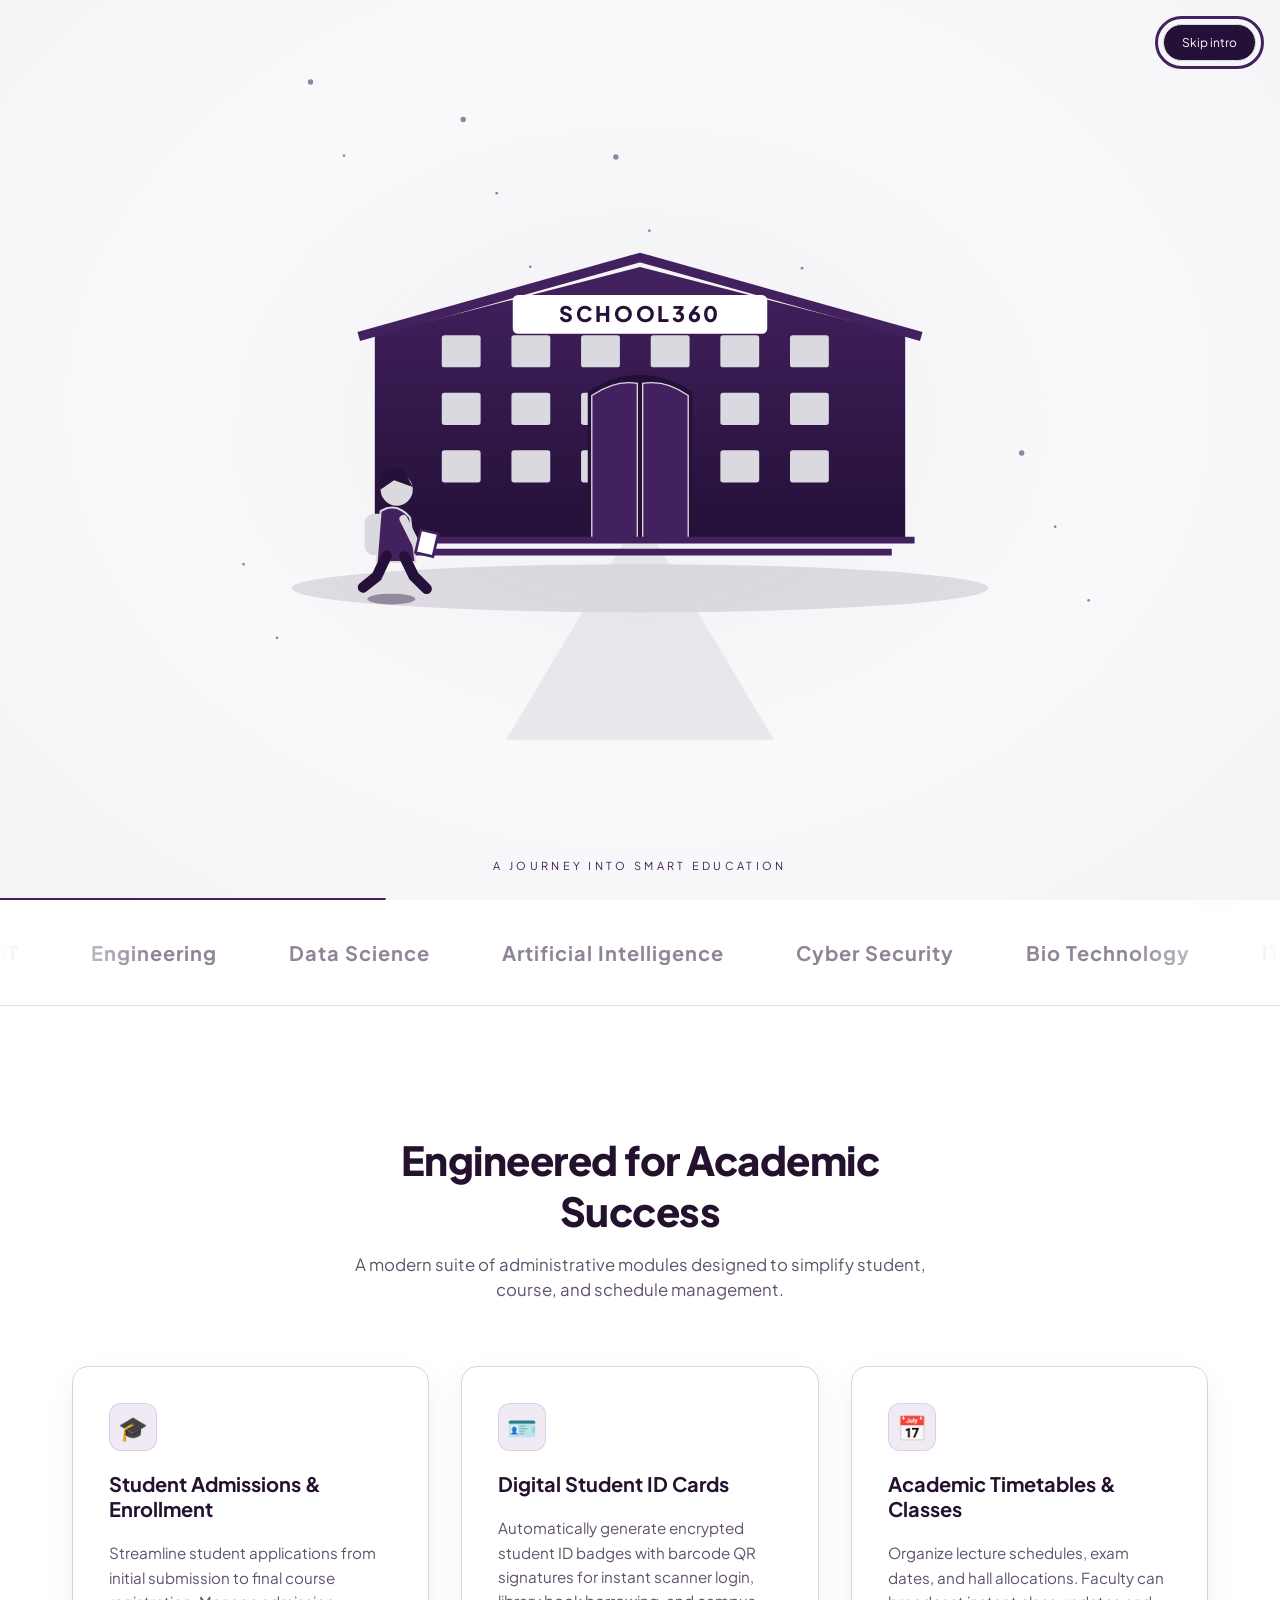
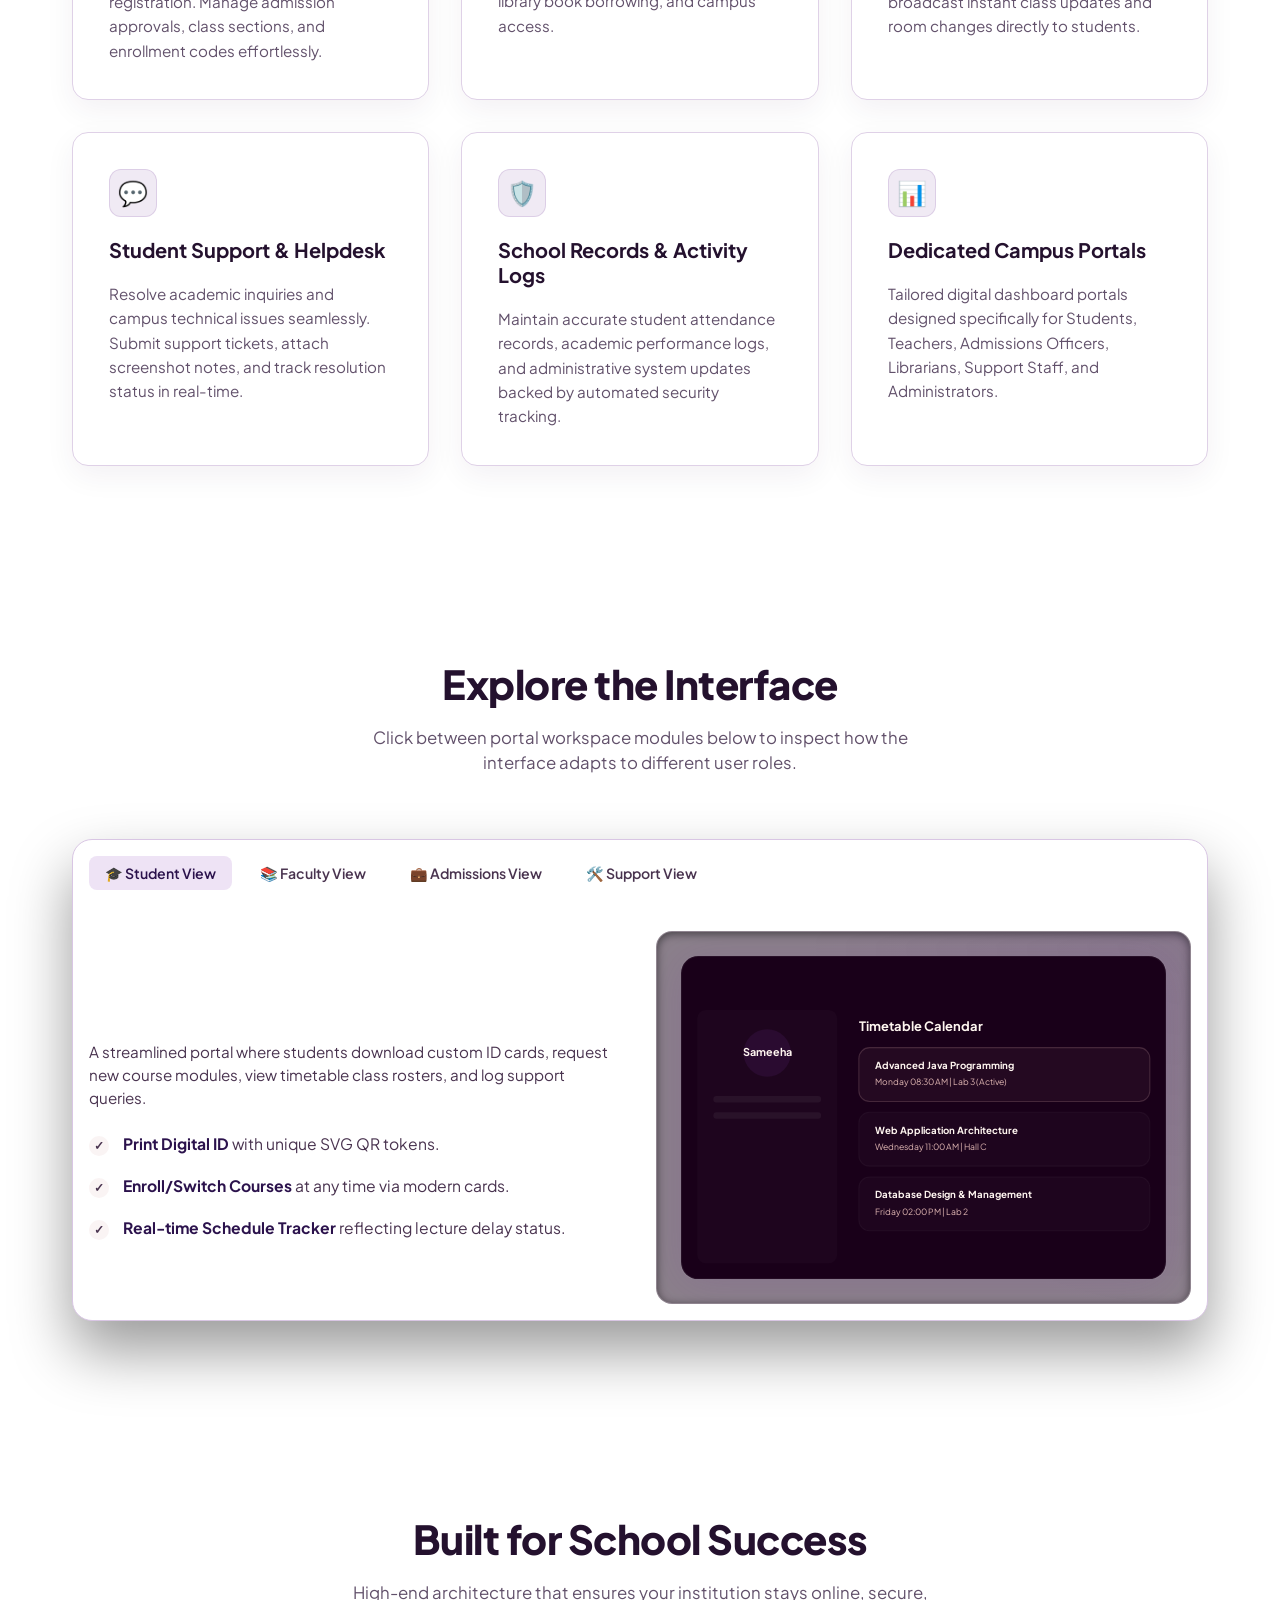
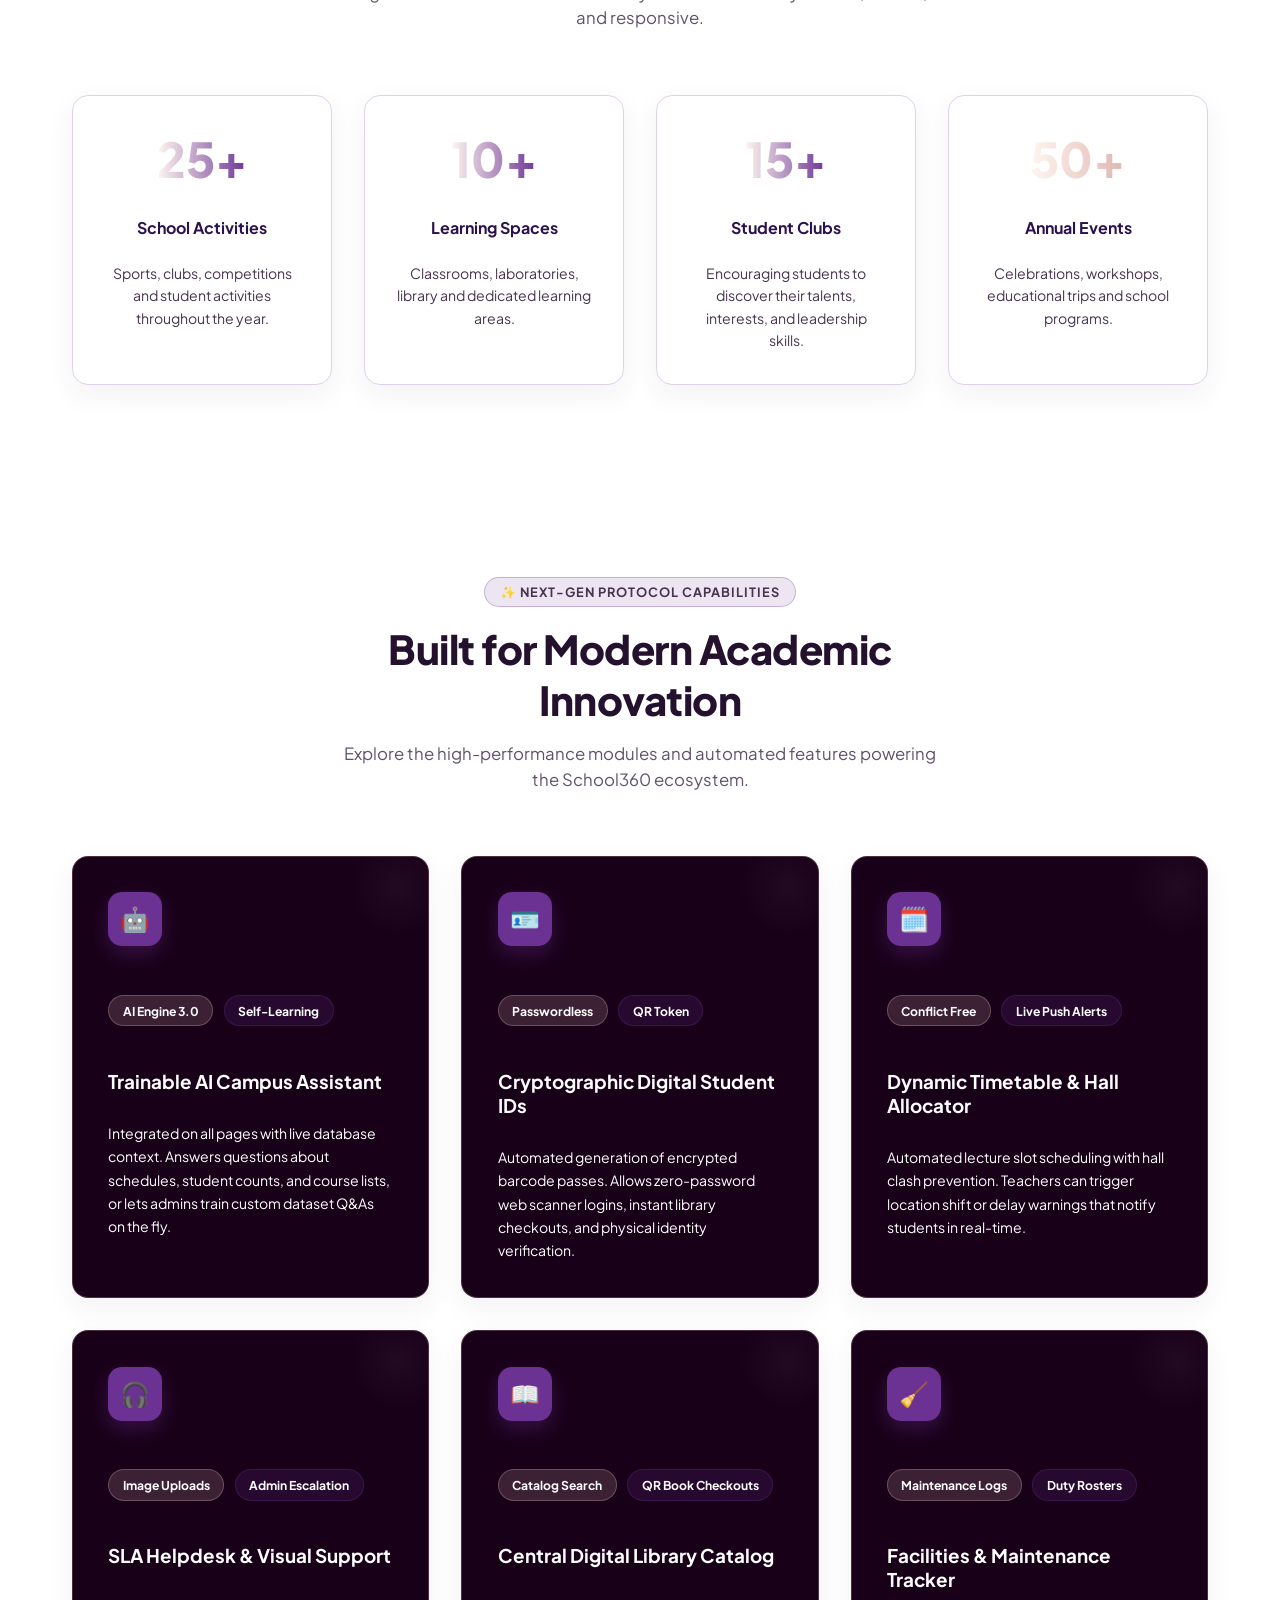
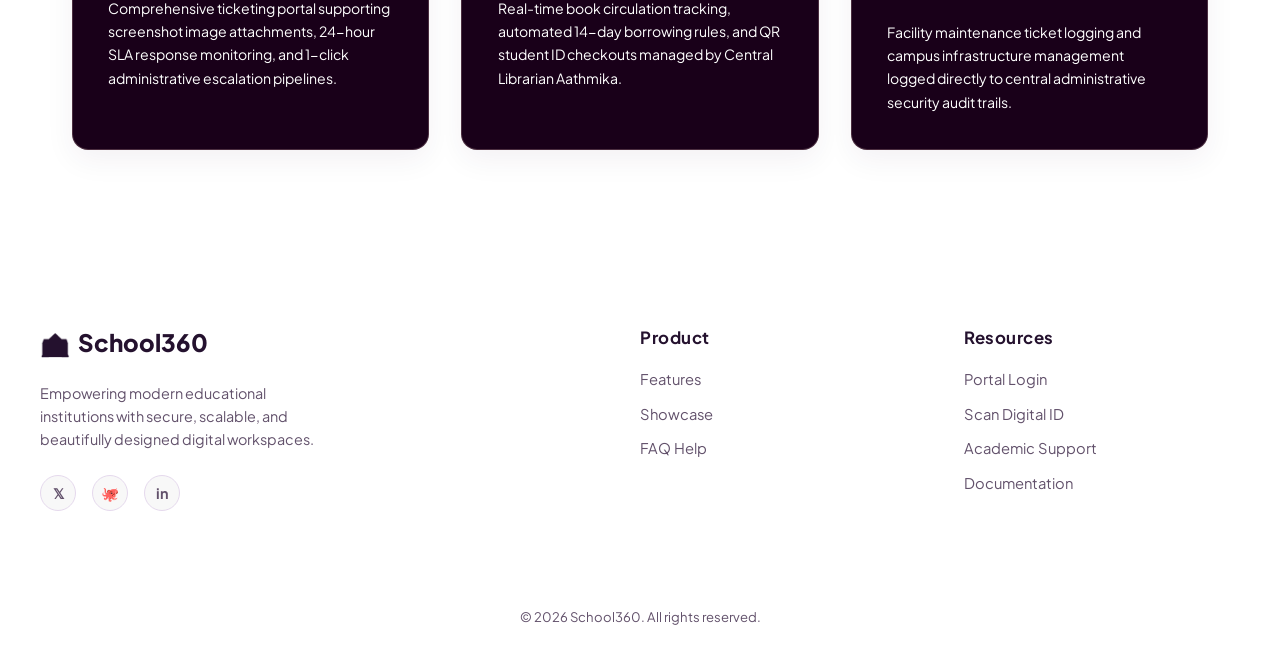
<file: target/classes/static/enrollment.html>
<!DOCTYPE html>
<html lang="en">
<head>
    <meta charset="UTF-8">
    <meta name="viewport" content="width=device-width, initial-scale=1.0">
    <title>School360 – Enrollment Officer Dashboard</title>
    <meta name="description" content="Enrollment Officer portal: register students, verify documents, approve enrollment, assign class and batch details, and create student login credentials.">
    <link rel="stylesheet" href="css/styles.css?v=contrast-8">
    <script>
        (function() {
            var t = localStorage.getItem('theme') || 'dark';
            if (t === 'dark') {
                document.documentElement.classList.add('dark-theme');
                document.documentElement.setAttribute('data-theme', 'dark');
            } else {
                document.documentElement.classList.remove('dark-theme');
                document.documentElement.setAttribute('data-theme', 'light');
            }
        })();
    </script>
    <style>
        /* ══════════════════════════════════════════
           ENROLLMENT OFFICER — PREMIUM STYLES
        ══════════════════════════════════════════ */
        :root {
            --eo-accent:   #6b3294;
            --eo-success:  #6b3294;
            --eo-warning:  #6b3294;
            --eo-danger:   #6b3294;
            --eo-info:     #522b5b;
        }

        /* Stats row */
        .eo-stats-grid {
            display: grid;
            grid-template-columns: repeat(auto-fit, minmax(160px, 1fr));
            gap: 1rem;
            margin-bottom: 1.5rem;
        }
        .eo-stat-card {
            background: var(--card-bg);
            border: 1px solid var(--border-color);
            border-radius: 14px;
            padding: 1.1rem 1.2rem;
            display: flex;
            align-items: center;
            gap: 0.9rem;
            transition: transform 0.2s, box-shadow 0.2s;
        }
        .eo-stat-card:hover { transform: translateY(-3px); box-shadow: 0 8px 24px rgba(107,50,148,.15); }
        .eo-stat-icon {
            font-size: 2rem;
            width: 52px; height: 52px;
            border-radius: 12px;
            display: flex; align-items: center; justify-content: center;
            background: linear-gradient(135deg, #6b329420, #dfb6b220);
        }
        .eo-stat-card.green  .eo-stat-icon { background: linear-gradient(135deg, #6b329420, #dfb6b220); }
        .eo-stat-card.orange .eo-stat-icon { background: linear-gradient(135deg, #6b329420, #efd0c520); }
        .eo-stat-card.red    .eo-stat-icon { background: linear-gradient(135deg, #6b329420, #dfb6b220); }
        .eo-stat-card.blue   .eo-stat-icon { background: linear-gradient(135deg, #522b5b20, #dfb6b220); }
        .eo-stat-info .label { font-size: 0.72rem; color: var(--text-muted); text-transform: uppercase; letter-spacing:.06em; }
        .eo-stat-info .value { font-size: 1.8rem; font-weight: 800; color: var(--text-primary); line-height: 1.1; }

        /* Stepper workflow chips */
        .workflow-steps {
            display: flex; align-items: center; gap: 0; flex-wrap: wrap;
            margin-bottom: 1.4rem;
        }
        .wf-step {
            display: flex; align-items: center; gap: 0.45rem;
            font-size: 0.78rem; font-weight: 600; letter-spacing:.03em;
            padding: 0.4rem 0.9rem;
            background: var(--card-bg);
            border: 1px solid var(--border-color);
            color: var(--text-muted);
            position: relative;
        }
        .wf-step:first-child { border-radius: 20px 0 0 20px; }
        .wf-step:last-child  { border-radius: 0 20px 20px 0; border-left: none; }
        .wf-step:not(:first-child):not(:last-child) { border-left: none; }
        .wf-step.done { background: linear-gradient(135deg, #6b3294, #522b5b); color:#fff; border-color: #522b5b; }
        .wf-step.active { background: linear-gradient(135deg, #6b3294, #6b3294); color:#fff; border-color: #6b3294; }
        .wf-step.pending { opacity:.55; }

        /* Document checklist */
        .doc-checklist { display: flex; flex-direction: column; gap: .9rem; margin: 1.2rem 0 1.5rem; width: 100%; }
        .doc-item {
            display: flex; align-items: center; justify-content: space-between; gap: 1rem;
            padding: 1.1rem 1.35rem; border-radius: 12px;
            background: var(--input-bg); border: 1.5px solid var(--border-color);
            cursor: pointer; transition: border-color .2s, background .2s, box-shadow .2s;
            box-sizing: border-box; width: 100%;
        }
        .doc-item:hover { border-color: var(--eo-accent); }
        .doc-item.verified { border-color: var(--eo-success); background: rgba(107,50,148,.07); }
        .doc-item.verified .doc-status { color: var(--eo-success); }
        .doc-item.rejected { border-color: var(--eo-danger); background: rgba(107,50,148,.07); }
        .doc-item.rejected .doc-status { color: var(--eo-danger); }
        .doc-item.pending  { border-color: rgba(107,50,148,.35); background: rgba(107,50,148,.04); }
        .doc-item.pending .doc-status  { color: #6b3294; }
        .doc-item-left { display: flex; align-items: center; gap: .8rem; flex: 1; min-width: 220px; flex-wrap: wrap; }
        .doc-item-right { display: flex; align-items: center; gap: .85rem; flex-shrink: 0; flex-wrap: wrap; }
        .doc-checkbox { width: 20px; height: 20px; accent-color: var(--eo-success); cursor: pointer; flex-shrink:0; }
        .doc-label { font-size: .9rem; font-weight: 600; color: var(--text-primary); line-height: 1.3; }
        .doc-status { font-size: .75rem; font-weight: 700; text-transform: uppercase; letter-spacing:.06em; color: var(--text-muted); }
        .doc-action-btn {
            font-size: .78rem; padding: .42rem .8rem; border-radius: 8px; border: none;
            cursor: pointer; font-weight: 600; transition: all .2s;
            display: inline-flex; align-items: center; gap: .3rem;
        }
        .doc-verify-btn  { background: rgba(107,50,148,.15); color: var(--eo-success); }
        .doc-verify-btn:hover  { background: var(--eo-success); color:#fff; }
        .doc-reject-btn  { background: rgba(107,50,148,.12); color: var(--eo-danger); }
        .doc-reject-btn:hover  { background: var(--eo-danger); color:#fff; }

        /* Document upload grid in admission form */
        .doc-upload-grid {
            display: grid;
            grid-template-columns: repeat(auto-fit, minmax(320px, 1fr));
            gap: 1.5rem;
            margin: 1.2rem 0 1.8rem;
        }
        .doc-upload-card {
            background: var(--card-bg);
            border: 1px solid var(--border-color);
            border-radius: 14px;
            padding: 1.35rem 1.5rem;
            display: flex;
            flex-direction: column;
            gap: 1.1rem;
            box-shadow: 0 4px 12px rgba(0, 0, 0, 0.05);
            transition: border-color .2s, box-shadow .2s, transform .2s;
        }
        .doc-upload-card:hover {
            border-color: var(--eo-accent);
            transform: translateY(-2px);
        }
        .doc-upload-card.verified {
            border-color: var(--eo-success);
            background: rgba(107,50,148,.04);
        }
        .doc-upload-card.rejected {
            border-color: var(--eo-danger);
            background: rgba(107,50,148,.04);
        }
        .doc-card-header {
            display: flex;
            justify-content: space-between;
            align-items: center;
            gap: .5rem;
        }
        .doc-card-title {
            font-size: .86rem;
            font-weight: 600;
            color: var(--text-primary);
        }
        .doc-file-tag {
            display: inline-flex;
            align-items: center;
            gap: .35rem;
            font-size: .78rem;
            font-family: monospace;
            padding: .3rem .6rem;
            border-radius: 6px;
            background: rgba(107,50,148,.12);
            color: #49334f;
            max-width: 220px;
            overflow: hidden;
            text-overflow: ellipsis;
            white-space: nowrap;
        }
        .doc-file-tag.empty {
            background: rgba(150,150,150,.12);
            color: var(--text-muted);
            font-family: inherit;
        }

        /* Credential card */
        .cred-card {
            background: linear-gradient(135deg, #190019, #522b5b);
            border-radius: 16px; padding: 1.4rem;
            border: 1px solid #6b3294;
            margin-top: .8rem;
        }
        .cred-row { display: flex; justify-content: space-between; align-items: center; gap: 1rem; flex-wrap: wrap; }
        .cred-field { flex: 1; min-width: 160px; }
        .cred-field label { font-size: .7rem; text-transform: uppercase; letter-spacing: .07em; color: #49334f; margin-bottom: .3rem; display: block; }
        .cred-value {
            background: rgba(255,246,240,.09);
            border: 1px solid rgba(255,246,240,.18);
            border-radius: 8px; padding: .5rem .85rem;
            font-family: 'Courier New', monospace; font-size: .95rem;
            color: #49334f; letter-spacing: .04em;
            display: flex; align-items: center; justify-content: space-between; gap: .5rem;
        }
        .copy-btn {
            background: none; border: none; cursor: pointer; font-size: 1rem;
            color: #49334f; transition: color .2s;
        }
        .copy-btn:hover { color: #fff; }

        /* Status badge pill */
        .status-pill {
            display: inline-flex; align-items: center; gap: .35rem;
            padding: .2rem .65rem; border-radius: 99px;
            font-size: .72rem; font-weight: 700; letter-spacing: .05em; text-transform: uppercase;
        }
        .pill-pending  { background: rgba(107,50,148,.15); color: #6b3294; }
        .pill-verified { background: rgba(107,50,148,.15);  color: #6b3294; }
        .pill-approved { background: rgba(107,50,148,.15);  color: #49334f; }
        .pill-active   { background: rgba(107,50,148,.15);  color: #6b3294; }
        .pill-rejected { background: rgba(107,50,148,.15);   color: #6b3294; }

        /* Action buttons row */
        .action-row { display: flex; gap: .5rem; flex-wrap: wrap; }
        .eo-btn {
            display: inline-flex; align-items: center; gap: .4rem;
            padding: .32rem .75rem; border-radius: 8px; border: none;
            font-size: .78rem; font-weight: 600; cursor: pointer; transition: all .2s;
            white-space: nowrap;
        }
        .eo-btn-primary { background: var(--eo-accent); color: #fff; }
        .eo-btn-primary:hover { background: #6b3294; transform: translateY(-1px); }
        .eo-btn-success { background: var(--eo-success); color: #fff; }
        .eo-btn-success:hover { background: #522b5b; transform: translateY(-1px); }
        .eo-btn-warning { background: var(--eo-warning); color: #fff; }
        .eo-btn-warning:hover { background: #6b3294; }
        .eo-btn-danger  { background: var(--eo-danger); color: #fff; }
        .eo-btn-danger:hover  { background: #522b5b; }
        .eo-btn-ghost   { background: transparent; color: var(--text-muted); border: 1px solid var(--border-color); }
        .eo-btn-ghost:hover   { background: var(--card-bg); color: var(--text-primary); }

        /* Tabs inside main */
        .eo-tabs { display: flex; gap: .4rem; margin-bottom: 1.2rem; flex-wrap: wrap; }
        .eo-tab {
            padding: .5rem 1.1rem; border-radius: 10px; border: none;
            font-size: .82rem; font-weight: 600; cursor: pointer; transition: all .2s;
            background: var(--card-bg); color: var(--text-muted);
            border: 1px solid var(--border-color);
        }
        .eo-tab.active { background: var(--eo-accent); color: #fff; border-color: var(--eo-accent); }
        .eo-tab:hover:not(.active) { border-color: var(--eo-accent); color: var(--eo-accent); }

        /* Step-by-step modal */
        .modal-steps { display: flex; gap: 0; margin-bottom: 1.4rem; }
        .modal-step {
            flex: 1; text-align: center; padding: .5rem .3rem;
            font-size: .73rem; font-weight: 600; color: var(--text-muted);
            border-bottom: 3px solid var(--border-color);
            cursor: default; transition: all .2s;
        }
        .modal-step.active { color: var(--eo-accent); border-bottom-color: var(--eo-accent); }
        .modal-step.done   { color: var(--eo-success); border-bottom-color: var(--eo-success); }
        .step-panel { display: none; }
        .step-panel.active { display: block; animation: fadeIn .25s ease; }
        @keyframes fadeIn { from { opacity:0; transform: translateY(8px); } to { opacity:1; transform:none; } }

        /* Batch/class badge */
        .batch-badge {
            display: inline-block; padding: .2rem .6rem; border-radius: 7px;
            font-size: .72rem; font-weight: 700;
            background: rgba(107,50,148,.13); color: #49334f;
        }

        /* Scrollable table */
        .table-wrap { overflow-x: auto; border-radius: 10px; }
        .eo-table { width: 100%; border-collapse: collapse; font-size: .85rem; }
        .eo-table thead th {
            background: var(--input-bg); color: var(--text-muted);
            font-size: .72rem; text-transform: uppercase; letter-spacing: .06em;
            padding: .75rem 1rem; text-align: left; white-space: nowrap;
            border-bottom: 1px solid var(--border-color);
        }
        .eo-table tbody tr { border-bottom: 1px solid var(--border-color); transition: background .15s; }
        .eo-table tbody tr:hover { background: rgba(107,50,148,.05); }
        .eo-table tbody td { padding: .75rem 1rem; color: var(--text-primary); vertical-align: middle; }
        .eo-table tbody tr:last-child { border-bottom: none; }

        /* Quick search */
        .search-bar {
            display: flex; gap: .6rem; align-items: center; flex-wrap: wrap;
            margin-bottom: 1rem;
        }
        .search-bar input { flex: 1; min-width: 180px; }

        /* Password toggle */
        .pw-wrap { position: relative; }
        .pw-wrap input { padding-right: 2.5rem !important; }
        .pw-toggle {
            position: absolute; right: .7rem; top: 50%; transform: translateY(-50%);
            background: none; border: none; cursor: pointer; font-size: 1rem; color: var(--text-muted);
        }

        /* Info banner inside modal */
        .info-banner {
            background: rgba(107,50,148,.09);
            border: 1px solid rgba(107,50,148,.3);
            border-radius: 10px; padding: .8rem 1rem;
            font-size: .83rem; color: var(--text-secondary);
            margin-bottom: 1rem; display: flex; gap: .6rem; align-items: flex-start;
        }
        .info-banner .bi { font-size: 1.1rem; flex-shrink: 0; margin-top: .05rem; }

        /* Admitted success state */
        .admitted-card {
            border-radius: 14px; padding: 1.2rem;
            background: linear-gradient(135deg, rgba(107,50,148,.08), rgba(107,50,148,.02));
            border: 1px solid rgba(107,50,148,.3);
            margin-top: .7rem;
        }

        /* Loading spinner */
        .spinner {
            display: inline-block; width: 14px; height: 14px;
            border: 2px solid rgba(255,246,240,.3);
            border-top-color: #fff; border-radius: 50%;
            animation: spin .7s linear infinite;
        }
        @keyframes spin { to { transform: rotate(360deg); } }

        /* Grid layout inside modal */
        .form-grid-2 { display: grid; grid-template-columns: 1fr 1fr; gap: .8rem; }
        .form-grid-3 { display: grid; grid-template-columns: 1fr 1fr 1fr; gap: .8rem; }
        @media (max-width: 520px) {
            .form-grid-2, .form-grid-3 { grid-template-columns: 1fr; }
            .modal-steps { overflow-x: auto; }
            .modal-step { font-size: .65rem; padding: .4rem .2rem; }
        }

        /* Sidebar extra items */
        .sidebar-badge {
            display: inline-flex; align-items: center; justify-content: center;
            min-width: 20px; height: 20px; border-radius: 99px;
            background: var(--eo-danger); color: #fff;
            font-size: .65rem; font-weight: 800; padding: 0 5px; margin-left: auto;
        }

        .tab-content { animation: fadeIn .2s ease; }
    </style>
</head>
<body>
<!-- ═══════════════════════ SIDEBAR ═══════════════════════ -->
<nav class="sidebar">
    <div class="sidebar-brand">
        <span>🏫 School360</span>
    </div>
    <ul class="sidebar-menu">
        <li class="sidebar-item active" id="menu-register">
            <a href="#" onclick="switchTab('register')">📋 Register Student</a>
        </li>
        <li class="sidebar-item" id="menu-queue">
            <a href="#" onclick="switchTab('queue')">
                📝 Application Queue
                <span class="sidebar-badge" id="pending-badge" style="display:none">0</span>
            </a>
        </li>
        <li class="sidebar-item" id="menu-documents">
            <a href="#" onclick="switchTab('documents')">🔍 Document Verification</a>
        </li>
        <li class="sidebar-item" id="menu-accounts">
            <a href="#" onclick="switchTab('accounts')">🔐 Student Accounts</a>
        </li>
        <li class="sidebar-item" id="menu-history">
            <a href="#" onclick="switchTab('history')">🕰️ Processed Registry</a>
        </li>
    </ul>
    <div class="sidebar-footer">
        <button class="btn btn-qr btn-block" onclick="logout()">🚪 Logout</button>
    </div>
</nav>

<!-- ═══════════════════════ MAIN CONTENT ═══════════════════════ -->
<main class="main-content">
    <!-- Header -->
    <header class="header-bar">
        <div class="header-title">
            <h2 id="welcome-message">Hello, Enrollment Officer</h2>
        </div>
        <div class="header-actions">
            <button class="theme-toggle" id="theme-toggle" onclick="toggleTheme(); return false;" title="Toggle Theme">🌙</button>
        </div>
    </header>

    <!-- Stats Row -->
    <div class="eo-stats-grid" id="stats-grid">
        <div class="eo-stat-card blue">
            <div class="eo-stat-icon">📥</div>
            <div class="eo-stat-info">
                <div class="label">Pending</div>
                <div class="value" id="stat-pending">—</div>
            </div>
        </div>
        <div class="eo-stat-card green">
            <div class="eo-stat-icon">✅</div>
            <div class="eo-stat-info">
                <div class="label">Approved</div>
                <div class="value" id="stat-approved">—</div>
            </div>
        </div>
        <div class="eo-stat-card red">
            <div class="eo-stat-icon">❌</div>
            <div class="eo-stat-info">
                <div class="label">Rejected</div>
                <div class="value" id="stat-rejected">—</div>
            </div>
        </div>
        <div class="eo-stat-card orange">
            <div class="eo-stat-icon">🎓</div>
            <div class="eo-stat-info">
                <div class="label">Total Students</div>
                <div class="value" id="stat-total">—</div>
            </div>
        </div>
    </div>

    <!-- ═══════ TAB: REGISTER NEW STUDENT ═══════ -->
    <section id="tab-register" class="tab-content active">
        <div class="section-card">
            <div class="section-header">
                <h3>📋 Register New Student</h3>
                <p style="color:var(--text-muted);font-size:.85rem;margin:0;">Fill all fields to create a student account and enrollment application.</p>
            </div>
            <form id="register-student-form" onsubmit="handleRegisterStudent(event)" autocomplete="off">
                <h4 style="margin:.3rem 0 .8rem;color:var(--eo-accent);font-size:.85rem;text-transform:uppercase;letter-spacing:.08em;">👤 Personal Information</h4>
                <div class="form-grid-2">
                    <div class="form-group">
                        <label class="form-label" for="reg-fullname">Full Name *</label>
                        <input type="text" id="reg-fullname" class="form-input" placeholder="e.g. Aisha Binte Rashid" required pattern="[A-Za-z\s]+" title="Letters and spaces only" autocomplete="off">
                    </div>
                    <div class="form-group">
                        <label class="form-label" for="reg-email">Email Address *</label>
                        <div style="display:flex;gap:.4rem;">
                            <input type="email" id="reg-email" class="form-input" placeholder="student@school360.com" required autocomplete="off">
                            <button type="button" class="eo-btn eo-btn-ghost" onclick="autoGenEmail()" title="Auto-generate Email" style="flex-shrink:0;">🎲</button>
                        </div>
                    </div>
                    <div class="form-group">
                        <label class="form-label" for="reg-contact">Contact Number *</label>
                        <input type="text" id="reg-contact" class="form-input" placeholder="e.g. 0771234567" required pattern="[0-9]{10}" inputmode="numeric" autocomplete="off" title="Phone number must be exactly 10 digits">
                    </div>
                    <div class="form-group">
                        <label class="form-label" for="reg-dob">Date of Birth</label>
                        <input type="date" id="reg-dob" class="form-input">
                    </div>
                    <div class="form-group">
                        <label class="form-label" for="reg-gender">Gender</label>
                        <select id="reg-gender" class="form-input">
                            <option value="">— Select —</option>
                            <option>Male</option>
                            <option>Female</option>
                        </select>
                    </div>
                    <div class="form-group">
                        <label class="form-label" for="reg-nic">NIC / Passport No. *</label>
                        <input type="text" id="reg-nic" class="form-input" placeholder="12 digits for NIC or 16 digits for passport" pattern="^([0-9]{12}|[0-9]{16})$" minlength="12" inputmode="numeric" required title="NIC / Passport No. must be 12 digits for NIC or 16 digits for passport">
                    </div>
                </div>

                <h4 style="margin:1rem 0 .8rem;color:var(--eo-accent);font-size:.85rem;text-transform:uppercase;letter-spacing:.08em;">🎓 Academic Information</h4>
                <div class="form-grid-2">
                    <div class="form-group">
                        <label class="form-label" for="reg-course">Program / Course *</label>
                        <select id="reg-course" class="form-input" required>
                            <option value="">— Select Course —</option>
                        </select>
                    </div>
                    <div class="form-group">
                        <label class="form-label" for="reg-batch">Batch / Year *</label>
                        <select id="reg-batch" class="form-input" required>
                            <option value="">— Select Batch —</option>
                            <option>2024</option>
                            <option>2025</option>
                            <option>2026</option>
                            <option>2027</option>
                        </select>
                    </div>
                    <div class="form-group">
                        <label class="form-label" for="reg-class">Class Name *</label>
                        <select id="reg-class" class="form-input" required><option value="">— Select Class —</option><option value="Year 1">Year 1</option><option value="Year 2">Year 2</option><option value="Year 3">Year 3</option><option value="Year 4">Year 4</option><option value="Year 5">Year 5</option><option value="Year 6">Year 6</option><option value="Year 7">Year 7</option></select>
                    </div>
                    <div class="form-group">
                        <label class="form-label" for="reg-section">Section *</label>
                        <select id="reg-section" class="form-input" required><option value="">— Select Section —</option><option value="Section A">Section A</option><option value="Section B">Section B</option><option value="Section C">Section C</option><option value="Section D">Section D</option></select>
                    </div>
                    <div class="form-group">
                        <label class="form-label" for="reg-admission">Admission Number *</label>
                        <div style="display:flex;gap:.4rem;">
                            <input type="text" id="reg-admission" class="form-input" placeholder="e.g. ADM-360-010" required oninput="autoGenEmailFromAdmission(true)">
                            <button type="button" class="eo-btn eo-btn-ghost" onclick="autoGenAdmission()" title="Auto-generate" style="flex-shrink:0;">🎲</button>
                        </div>
                    </div>
                    <div class="form-group">
                        <label class="form-label" for="reg-intake">Intake</label>
                        <select id="reg-intake" class="form-input"><option value="">Select Intake</option><option value="January 2024">January 2024</option><option value="February 2024">February 2024</option><option value="March 2024">March 2024</option><option value="April 2024">April 2024</option><option value="May 2024">May 2024</option><option value="June 2024">June 2024</option><option value="July 2024">July 2024</option><option value="August 2024">August 2024</option><option value="September 2024">September 2024</option><option value="October 2024">October 2024</option><option value="November 2024">November 2024</option><option value="December 2024">December 2024</option><option value="January 2025">January 2025</option><option value="February 2025">February 2025</option><option value="March 2025">March 2025</option><option value="April 2025">April 2025</option><option value="May 2025">May 2025</option><option value="June 2025">June 2025</option><option value="July 2025">July 2025</option><option value="August 2025">August 2025</option><option value="September 2025">September 2025</option><option value="October 2025">October 2025</option><option value="November 2025">November 2025</option><option value="December 2025">December 2025</option><option value="January 2026">January 2026</option><option value="February 2026">February 2026</option><option value="March 2026">March 2026</option><option value="April 2026">April 2026</option><option value="May 2026">May 2026</option><option value="June 2026">June 2026</option><option value="July 2026">July 2026</option><option value="August 2026">August 2026</option><option value="September 2026">September 2026</option><option value="October 2026">October 2026</option><option value="November 2026">November 2026</option><option value="December 2026">December 2026</option><option value="January 2027">January 2027</option><option value="February 2027">February 2027</option><option value="March 2027">March 2027</option><option value="April 2027">April 2027</option><option value="May 2027">May 2027</option><option value="June 2027">June 2027</option><option value="July 2027">July 2027</option><option value="August 2027">August 2027</option><option value="September 2027">September 2027</option><option value="October 2027">October 2027</option><option value="November 2027">November 2027</option><option value="December 2027">December 2027</option></select>
                    </div>
                </div>

                <h4 style="margin:1.2rem 0 .4rem;color:var(--eo-accent);font-size:.85rem;text-transform:uppercase;letter-spacing:.08em;">
                    📁 Required Admission Documents Upload
                </h4>
                <p style="color:var(--text-muted);font-size:.8rem;margin:0 0 .8rem 0;">Upload required certificates/documents for the applicant. Document verification and approval will be performed by the Enrollment Officer after registration.</p>

                <div class="doc-upload-grid" id="reg-doc-grid">
                    <!-- Populated dynamically via renderRegDocFormGrid() -->
                </div>

                <h4 style="margin:1rem 0 .8rem;color:var(--eo-accent);font-size:.85rem;text-transform:uppercase;letter-spacing:.08em;">🔐 Login Credentials</h4>
                <div class="form-grid-2">
                    <div class="form-group">
                        <label class="form-label" for="reg-username">Username *</label>
                        <div style="display:flex;gap:.4rem;">
                            <input type="text" id="reg-username" class="form-input" placeholder="e.g. aisha2026" required autocomplete="new-password">
                            <button type="button" class="eo-btn eo-btn-ghost" onclick="autoGenUsername()" title="Auto-generate" style="flex-shrink:0;">🎲</button>
                        </div>
                    </div>
                    <div class="form-group">
                        <label class="form-label" for="reg-password">Password *</label>
                        <div class="pw-wrap">
                            <input type="password" id="reg-password" class="form-input" placeholder="Min 8 characters" required minlength="8" autocomplete="new-password">
                            <button type="button" class="pw-toggle" onclick="togglePw('reg-password', this)">👁️</button>
                        </div>
                    </div>
                </div>

                <div style="display:flex;gap:.8rem;margin-top:1.5rem;flex-wrap:wrap;">
                    <button type="submit" class="btn btn-primary" style="flex:1;min-width:200px;" id="reg-submit-btn">
                        ✅ Register Student & Create Account
                    </button>
                    <button type="button" class="eo-btn eo-btn-ghost" onclick="clearRegisterForm()">🗑️ Clear</button>
                </div>
            </form>
        </div>

        <!-- Generated Credentials Display -->
        <div id="reg-success-card" class="section-card" style="display:none;margin-top:1rem;">
            <div class="section-header">
                <h3>🎉 Student Successfully Registered!</h3>
            </div>
            <div class="admitted-card">
                <p style="color:var(--eo-success);font-weight:600;margin-bottom:.8rem;">✅ Account created and enrollment application submitted.</p>
                <div class="form-grid-2" style="gap:.6rem;margin-bottom:.8rem;">
                    <div>
                        <div style="font-size:.72rem;color:var(--text-muted);text-transform:uppercase;letter-spacing:.06em;margin-bottom:.3rem;">Student Name</div>
                        <div style="font-weight:700;" id="cred-name">—</div>
                    </div>
                    <div>
                        <div style="font-size:.72rem;color:var(--text-muted);text-transform:uppercase;letter-spacing:.06em;margin-bottom:.3rem;">Admission No.</div>
                        <div style="font-weight:700;" id="cred-adm">—</div>
                    </div>
                    <div>
                        <div style="font-size:.72rem;color:var(--text-muted);text-transform:uppercase;letter-spacing:.06em;margin-bottom:.3rem;">Class / Section</div>
                        <div style="font-weight:700;" id="cred-class">—</div>
                    </div>
                    <div>
                        <div style="font-size:.72rem;color:var(--text-muted);text-transform:uppercase;letter-spacing:.06em;margin-bottom:.3rem;">Course</div>
                        <div style="font-weight:700;" id="cred-course">—</div>
                    </div>
                </div>
                <div class="cred-card">
                    <p style="color: #49334f;font-size:.75rem;text-transform:uppercase;letter-spacing:.07em;margin-bottom:.8rem;">🔐 Dashboard Login Credentials</p>
                    <div class="cred-row">
                        <div class="cred-field">
                            <label>Username</label>
                            <div class="cred-value">
                                <span id="cred-username">—</span>
                                <button class="copy-btn" onclick="copyText('cred-username')" title="Copy">📋</button>
                            </div>
                        </div>
                        <div class="cred-field">
                            <label>Password</label>
                            <div class="cred-value">
                                <span id="cred-password">—</span>
                                <button class="copy-btn" onclick="copyText('cred-password')" title="Copy">📋</button>
                            </div>
                        </div>
                    </div>
                </div>
                <p style="color:var(--text-muted);font-size:.78rem;margin-top:.8rem;">⚠️ Please share these credentials securely with the student. They can change their password after first login.</p>
            </div>
            <div style="display:flex;gap:.6rem;margin-top:1rem;flex-wrap:wrap;">
                <button class="eo-btn eo-btn-primary" onclick="switchTab('queue')">📝 View Application Queue</button>
                <button class="eo-btn eo-btn-ghost" onclick="resetSuccessCard()">➕ Register Another</button>
            </div>
        </div>
    </section>

    <!-- ═══════ TAB: APPLICATION QUEUE ═══════ -->
    <section id="tab-queue" class="tab-content" style="display:none;">
        <div class="section-card">
            <div class="section-header">
                <h3>📝 Pending Enrollment Applications</h3>
            </div>
            <div class="search-bar">
                <input type="text" id="search-queue" class="form-input" placeholder="🔍 Search by student name or admission no..." oninput="filterTableRows('queue-tbody', this.value, [0,2])" style="max-width:340px;">
                <button class="eo-btn eo-btn-ghost" onclick="loadQueue()">🔄 Refresh</button>
            </div>
            <div class="table-wrap">
                <table class="eo-table">
                    <thead>
                        <tr>
                            <th>Student Name</th>
                            <th>Program</th>
                            <th>Admission No.</th>
                            <th>Class &amp; Section</th>
                            <th>Documents</th>
                            <th>Status</th>
                            <th>Actions</th>
                        </tr>
                    </thead>
                    <tbody id="queue-tbody">
                        <tr><td colspan="7" style="text-align:center;color:var(--text-muted);padding:2rem;">Loading…</td></tr>
                    </tbody>
                </table>
            </div>
        </div>
    </section>

    <!-- ═══════ TAB: DOCUMENT VERIFICATION ═══════ -->
    <section id="tab-documents" class="tab-content" style="display:none;">
        <div class="section-card">
            <div class="section-header">
                <h3>🔍 Admission Document Verification</h3>
                <p style="color:var(--text-muted);font-size:.85rem;margin:0;">Select an application to verify required admission documents.</p>
            </div>
            <div class="search-bar">
                <select id="doc-student-select" class="form-input" style="max-width:340px;" onchange="loadDocVerification()">
                    <option value="">— Select Student Application —</option>
                </select>
                <button class="eo-btn eo-btn-ghost" onclick="loadDocStudentList()">🔄 Refresh</button>
            </div>

            <div id="doc-verification-panel" style="display:none;">
                <div style="display:flex;justify-content:space-between;align-items:center;flex-wrap:wrap;gap:.6rem;margin-bottom:.8rem;">
                    <div>
                        <strong id="doc-student-name" style="font-size:1rem;">—</strong>
                        <span id="doc-student-info" style="color:var(--text-muted);font-size:.83rem;margin-left:.6rem;">—</span>
                    </div>
                    <div id="doc-overall-status" class="status-pill pill-pending">⏳ Pending Verification</div>
                </div>

                <div class="doc-checklist" id="doc-checklist">
                    <!-- Populated dynamically -->
                </div>

                <div style="display:flex;gap:.6rem;margin-top:1rem;flex-wrap:wrap;">
                    <button class="eo-btn eo-btn-success" onclick="verifyAllDocs()">✅ Mark All Verified</button>
                    <button class="eo-btn eo-btn-danger"  onclick="rejectAllDocs()">❌ Mark All Rejected</button>
                    <button class="eo-btn eo-btn-primary" id="save-docs-btn" onclick="saveDocVerification()">💾 Save Verification Status</button>
                    <button class="eo-btn eo-btn-success" id="approve-app-btn" onclick="approveFromDocTab()" style="background:var(--accent-green, #6b3294);">🎓 Save & Approve Application</button>
                </div>

                <div id="doc-remarks-row" style="margin-top:1rem;">
                    <label class="form-label" for="doc-remarks">Officer Remarks</label>
                    <textarea id="doc-remarks" class="form-input" rows="2" placeholder="Optional notes about document review…"></textarea>
                </div>
            </div>

            <div id="doc-empty-msg" style="padding:2rem;text-align:center;color:var(--text-muted);">
                Select a student application above to begin document verification.
            </div>
        </div>
    </section>

    <!-- ═══════ TAB: STUDENT ACCOUNTS ═══════ -->
    <section id="tab-accounts" class="tab-content" style="display:none;">
        <div class="section-card">
            <div class="section-header">
                <h3>🔐 Student Account Management</h3>
                <p style="color:var(--text-muted);font-size:.85rem;margin:0;">View, reset passwords, and manage student dashboard access.</p>
            </div>
            <div class="search-bar">
                <input type="text" id="search-accounts" class="form-input" placeholder="🔍 Search by name or username…" oninput="filterTableRows('accounts-tbody', this.value, [0,1])" style="max-width:340px;">
                <button class="eo-btn eo-btn-ghost" onclick="loadStudentAccounts()">🔄 Refresh</button>
            </div>
            <div class="table-wrap">
                <table class="eo-table">
                    <thead>
                        <tr>
                            <th>Full Name</th>
                            <th>Username</th>
                            <th>Admission No.</th>
                            <th>Class / Batch</th>
                            <th>Enrollment Status</th>
                            <th>Actions</th>
                        </tr>
                    </thead>
                    <tbody id="accounts-tbody">
                        <tr><td colspan="6" style="text-align:center;color:var(--text-muted);padding:2rem;">Loading…</td></tr>
                    </tbody>
                </table>
            </div>
        </div>
    </section>

    <!-- ═══════ TAB: PROCESSED REGISTRY ═══════ -->
    <section id="tab-history" class="tab-content" style="display:none;">
        <div class="section-card">
            <div class="section-header">
                <h3>🕰️ Processed Application Registry</h3>
            </div>
            <div class="search-bar">
                <input type="text" id="search-history" class="form-input" placeholder="🔍 Search by name or program…" oninput="filterTableRows('history-tbody', this.value, [0,1])" style="max-width:340px;">
                <button class="eo-btn eo-btn-ghost" onclick="loadQueue(); loadDeletedStudentsArchive();">🔄 Refresh</button>
            </div>
            <div class="table-wrap">
                <table class="eo-table">
                    <thead>
                        <tr>
                            <th>Student Name</th>
                            <th>Program</th>
                            <th>Admission No.</th>
                            <th>Class Info</th>
                            <th>EO Decision</th>
                            <th>Docs</th>
                            <th>Actions</th>
                        </tr>
                    </thead>
                    <tbody id="history-tbody">
                        <tr><td colspan="7" style="text-align:center;color:var(--text-muted);padding:2rem;">Loading…</td></tr>
                    </tbody>
                </table>
            </div>
        </div>

        <div class="section-card" style="margin-top:1.5rem;">
            <div class="section-header">
                <h3>🗑️ Deleted Student List</h3>
                <p style="color:var(--text-muted);font-size:.85rem;margin:0;">Permanently archived record of past students deleted by the Enrollment Officer.</p>
            </div>
            <div class="search-bar">
                <input type="text" id="search-deleted" class="form-input" placeholder="🔍 Search deleted records…" oninput="filterTableRows('deleted-tbody', this.value, [0,1,2])" style="max-width:340px;">
                <button class="eo-btn eo-btn-ghost" onclick="loadDeletedStudentsArchive()">🔄 Refresh</button>
            </div>
            <div class="table-wrap">
                <table class="eo-table">
                    <thead>
                        <tr>
                            <th>Student Name</th>
                            <th>Username</th>
                            <th>Admission No.</th>
                            <th>Course</th>
                            <th>Class &amp; Section</th>
                            <th>EO Status</th>
                            <th>Deleted By</th>
                            <th>Deleted Date</th>
                        </tr>
                    </thead>
                    <tbody id="deleted-tbody">
                        <tr><td colspan="8" style="text-align:center;color:var(--text-muted);padding:2rem;">Loading archive…</td></tr>
                    </tbody>
                </table>
            </div>
        </div>
    </section>
</main>

<!-- ══════════════════════════════════════════════════
     MODALS
══════════════════════════════════════════════════ -->

<!-- 1. Process Application Modal (multi-step) -->
<div id="process-modal" class="modal">
    <div class="modal-content" style="max-width:760px;">
        <div class="modal-header">
            <h3 id="process-modal-title">Process Application</h3>
            <span style="cursor:pointer;font-size:1.5rem;" onclick="closeModal('process-modal')">✕</span>
        </div>

        <!-- Step Indicator -->
        <div class="modal-steps">
            <div class="modal-step active" id="mstep-1">1 · Assign Details</div>
            <div class="modal-step pending" id="mstep-2">2 · Verify Docs</div>
            <div class="modal-step pending" id="mstep-3">3 · Decision</div>
        </div>

        <input type="hidden" id="proc-req-id">
        <input type="hidden" id="proc-student-id">

        <!-- Step 1: Assign Details -->
        <div class="step-panel active" id="panel-1">
            <div class="form-grid-2">
                <div class="form-group">
                    <label class="form-label">Admission Number *</label>
                    <input type="text" id="proc-adm-num" class="form-input" placeholder="ADM-360-XXX">
                </div>
                <div class="form-group">
                    <label class="form-label">Class Name *</label>
                    <select id="proc-class" class="form-input"><option value="">— Select Class —</option><option value="Year 1">Year 1</option><option value="Year 2">Year 2</option><option value="Year 3">Year 3</option><option value="Year 4">Year 4</option><option value="Year 5">Year 5</option><option value="Year 6">Year 6</option><option value="Year 7">Year 7</option></select>
                </div>
                <div class="form-group">
                    <label class="form-label">Section *</label>
                    <select id="proc-section" class="form-input"><option value="">— Select Section —</option><option value="Section A">Section A</option><option value="Section B">Section B</option><option value="Section C">Section C</option><option value="Section D">Section D</option></select>
                </div>
                <div class="form-group">
                    <label class="form-label">Batch / Year</label>
                    <select id="proc-batch" class="form-input">
                        <option value="">— Select —</option>
                        <option>2024</option><option>2025</option><option>2026</option><option>2027</option>
                    </select>
                </div>
            </div>
            <div class="form-group">
                <label class="form-label">Intake / Semester</label>
                <select id="proc-intake" class="form-input"><option value="">Select Intake</option><option value="January 2024">January 2024</option><option value="February 2024">February 2024</option><option value="March 2024">March 2024</option><option value="April 2024">April 2024</option><option value="May 2024">May 2024</option><option value="June 2024">June 2024</option><option value="July 2024">July 2024</option><option value="August 2024">August 2024</option><option value="September 2024">September 2024</option><option value="October 2024">October 2024</option><option value="November 2024">November 2024</option><option value="December 2024">December 2024</option><option value="January 2025">January 2025</option><option value="February 2025">February 2025</option><option value="March 2025">March 2025</option><option value="April 2025">April 2025</option><option value="May 2025">May 2025</option><option value="June 2025">June 2025</option><option value="July 2025">July 2025</option><option value="August 2025">August 2025</option><option value="September 2025">September 2025</option><option value="October 2025">October 2025</option><option value="November 2025">November 2025</option><option value="December 2025">December 2025</option><option value="January 2026">January 2026</option><option value="February 2026">February 2026</option><option value="March 2026">March 2026</option><option value="April 2026">April 2026</option><option value="May 2026">May 2026</option><option value="June 2026">June 2026</option><option value="July 2026">July 2026</option><option value="August 2026">August 2026</option><option value="September 2026">September 2026</option><option value="October 2026">October 2026</option><option value="November 2026">November 2026</option><option value="December 2026">December 2026</option><option value="January 2027">January 2027</option><option value="February 2027">February 2027</option><option value="March 2027">March 2027</option><option value="April 2027">April 2027</option><option value="May 2027">May 2027</option><option value="June 2027">June 2027</option><option value="July 2027">July 2027</option><option value="August 2027">August 2027</option><option value="September 2027">September 2027</option><option value="October 2027">October 2027</option><option value="November 2027">November 2027</option><option value="December 2027">December 2027</option></select>
            </div>
            <div style="display:flex;gap:.6rem;justify-content:flex-end;margin-top:1rem;">
                <button class="eo-btn eo-btn-ghost" onclick="closeModal('process-modal')">Cancel</button>
                <button class="eo-btn eo-btn-primary" onclick="saveDetailsAndNext()">Save & Next →</button>
            </div>
        </div>

        <!-- Step 2: Document Verification (inline) -->
        <div class="step-panel" id="panel-2">
            <p style="color:var(--text-muted);font-size:.85rem;margin-bottom:.8rem;">Check each document submitted by the applicant:</p>
            <div class="doc-checklist" id="modal-doc-checklist"></div>
            <div class="form-group" style="margin-top:.8rem;">
                <label class="form-label">Officer Remarks</label>
                <textarea id="proc-remarks" class="form-input" rows="2" placeholder="Add notes about document review…"></textarea>
            </div>
            <div style="display:flex;gap:.6rem;justify-content:space-between;flex-wrap:wrap;margin-top:1rem;">
                <button class="eo-btn eo-btn-ghost" onclick="goToStep(1)">← Back</button>
                <div style="display:flex;gap:.5rem;">
                    <button class="eo-btn eo-btn-success" onclick="modalVerifyAll()">✅ All Verified</button>
                    <button class="eo-btn eo-btn-primary" onclick="goToStep(3)">Next → Decision</button>
                </div>
            </div>
        </div>

        <!-- Step 3: Decision -->
        <div class="step-panel" id="panel-3">
            <div class="info-banner">
                <span>⚠️</span>
                <span>Review the checklist summary before making your decision. Approving will lock the application and forward it to the Administrative Officer.</span>
            </div>
            <div id="decision-summary" style="margin:.8rem 0 1.2rem;"></div>
            <div style="display:flex;gap:.6rem;justify-content:space-between;flex-wrap:wrap;">
                <button class="eo-btn eo-btn-ghost" onclick="goToStep(2)">← Back</button>
                <div style="display:flex;gap:.6rem;flex-wrap:wrap;">
                    <button class="eo-btn eo-btn-danger"  onclick="makeDecision('REJECTED')">❌ Reject Application</button>
                    <button class="eo-btn eo-btn-success" onclick="makeDecision('APPROVED')">✅ Approve &amp; Forward</button>
                </div>
            </div>
        </div>
    </div>
</div>

<!-- 2. Reset / Provide Credentials Modal -->
<div id="credentials-modal" class="modal">
    <div class="modal-content" style="max-width:500px;">
        <div class="modal-header">
            <h3>🔐 Manage Student Credentials</h3>
            <span style="cursor:pointer;font-size:1.5rem;" onclick="closeModal('credentials-modal')">✕</span>
        </div>
        <input type="hidden" id="cred-modal-uid">
        <div style="margin-bottom:1rem;">
            <div class="form-grid-2" style="gap:.6rem;">
                <div>
                    <div style="font-size:.72rem;color:var(--text-muted);text-transform:uppercase;letter-spacing:.06em;">Student</div>
                    <strong id="cred-modal-name">—</strong>
                </div>
                <div>
                    <div style="font-size:.72rem;color:var(--text-muted);text-transform:uppercase;letter-spacing:.06em;">Current Username</div>
                    <strong id="cred-modal-current-user">—</strong>
                </div>
            </div>
        </div>
        <div class="form-group">
            <label class="form-label">New Username</label>
            <input type="text" id="cred-new-username" class="form-input" placeholder="Leave blank to keep current">
        </div>
        <div class="form-group">
            <label class="form-label">New Password *</label>
            <div class="pw-wrap">
                <input type="password" id="cred-new-password" class="form-input" placeholder="Enter new password (min 8 chars)" minlength="8">
                <button type="button" class="pw-toggle" onclick="togglePw('cred-new-password', this)">👁️</button>
            </div>
        </div>
        <div style="display:flex;gap:.4rem;margin-bottom:1rem;">
            <button class="eo-btn eo-btn-ghost" onclick="autoGenCredentialsModal()">🔄 Auto-Generate</button>
        </div>
        <div id="cred-modal-new-display" class="cred-card" style="display:none;margin-bottom:1rem;">
            <p style="color: #49334f;font-size:.75rem;text-transform:uppercase;margin-bottom:.6rem;">New Credentials</p>
            <div class="cred-row">
                <div class="cred-field">
                    <label>Username</label>
                    <div class="cred-value">
                        <span id="cred-modal-show-user">—</span>
                        <button class="copy-btn" onclick="copyText('cred-modal-show-user')">📋</button>
                    </div>
                </div>
                <div class="cred-field">
                    <label>Password</label>
                    <div class="cred-value">
                        <span id="cred-modal-show-pass">—</span>
                        <button class="copy-btn" onclick="copyText('cred-modal-show-pass')">📋</button>
                    </div>
                </div>
            </div>
        </div>
        <div style="display:flex;gap:.6rem;justify-content:flex-end;">
            <button class="eo-btn eo-btn-ghost" onclick="closeModal('credentials-modal')">Cancel</button>
            <button class="eo-btn eo-btn-primary" onclick="saveStudentCredentials()">💾 Save Credentials</button>
        </div>
    </div>
</div>

<!-- 3. Assign Class Modal -->
<div id="assign-class-modal" class="modal">
    <div class="modal-content" style="max-width:500px;">
        <div class="modal-header">
            <h3>🏷️ Assign Class &amp; Batch Details</h3>
            <span style="cursor:pointer;font-size:1.5rem;" onclick="closeModal('assign-class-modal')">✕</span>
        </div>
        <input type="hidden" id="ac-req-id">
        <p id="ac-student-name" style="color:var(--text-muted);margin-bottom:1rem;">Student: —</p>
        <div class="form-grid-2">
            <div class="form-group">
                <label class="form-label">Admission Number *</label>
                <input type="text" id="ac-adm" class="form-input" placeholder="ADM-360-XXX" required>
            </div>
            <div class="form-group">
                <label class="form-label">Class Name *</label>
                <select id="ac-class" class="form-input" required><option value="">— Select Class —</option><option value="Year 1">Year 1</option><option value="Year 2">Year 2</option><option value="Year 3">Year 3</option><option value="Year 4">Year 4</option><option value="Year 5">Year 5</option><option value="Year 6">Year 6</option><option value="Year 7">Year 7</option></select>
            </div>
            <div class="form-group">
                <label class="form-label">Section *</label>
                <select id="ac-section" class="form-input" required><option value="">— Select Section —</option><option value="Section A">Section A</option><option value="Section B">Section B</option><option value="Section C">Section C</option><option value="Section D">Section D</option></select>
            </div>
            <div class="form-group">
                <label class="form-label">Batch Year</label>
                <select id="ac-batch" class="form-input">
                    <option>2024</option><option>2025</option><option selected>2026</option><option>2027</option>
                </select>
            </div>
        </div>
        <div class="form-group">
            <label class="form-label">Intake / Semester</label>
            <select id="ac-intake" class="form-input"><option value="">Select Intake</option><option value="January 2024">January 2024</option><option value="February 2024">February 2024</option><option value="March 2024">March 2024</option><option value="April 2024">April 2024</option><option value="May 2024">May 2024</option><option value="June 2024">June 2024</option><option value="July 2024">July 2024</option><option value="August 2024">August 2024</option><option value="September 2024">September 2024</option><option value="October 2024">October 2024</option><option value="November 2024">November 2024</option><option value="December 2024">December 2024</option><option value="January 2025">January 2025</option><option value="February 2025">February 2025</option><option value="March 2025">March 2025</option><option value="April 2025">April 2025</option><option value="May 2025">May 2025</option><option value="June 2025">June 2025</option><option value="July 2025">July 2025</option><option value="August 2025">August 2025</option><option value="September 2025">September 2025</option><option value="October 2025">October 2025</option><option value="November 2025">November 2025</option><option value="December 2025">December 2025</option><option value="January 2026">January 2026</option><option value="February 2026">February 2026</option><option value="March 2026">March 2026</option><option value="April 2026">April 2026</option><option value="May 2026">May 2026</option><option value="June 2026">June 2026</option><option value="July 2026">July 2026</option><option value="August 2026">August 2026</option><option value="September 2026">September 2026</option><option value="October 2026">October 2026</option><option value="November 2026">November 2026</option><option value="December 2026">December 2026</option><option value="January 2027">January 2027</option><option value="February 2027">February 2027</option><option value="March 2027">March 2027</option><option value="April 2027">April 2027</option><option value="May 2027">May 2027</option><option value="June 2027">June 2027</option><option value="July 2027">July 2027</option><option value="August 2027">August 2027</option><option value="September 2027">September 2027</option><option value="October 2027">October 2027</option><option value="November 2027">November 2027</option><option value="December 2027">December 2027</option></select>
        </div>
        <div style="display:flex;gap:.6rem;justify-content:flex-end;margin-top:1rem;">
            <button class="eo-btn eo-btn-ghost" onclick="closeModal('assign-class-modal')">Cancel</button>
            <button class="eo-btn eo-btn-primary" onclick="saveClassDetails()">💾 Save &amp; Update</button>
        </div>
    </div>
</div>

<!-- 4. Document Preview Modal -->
<div id="doc-preview-modal" class="modal">
    <div class="modal-content" style="max-width:750px;width:95%;">
        <div class="modal-header">
            <h3 id="doc-preview-title">📄 Document Preview</h3>
            <span style="cursor:pointer;font-size:1.5rem;" onclick="closeModal('doc-preview-modal')">✕</span>
        </div>
        <div id="doc-preview-body" style="min-height:320px;max-height:65vh;overflow:auto;display:flex;align-items:center;justify-content:center;background:var(--input-bg);border-radius:10px;padding:1rem;">
            <!-- Document preview content -->
        </div>
        <div style="display:flex;justify-content:space-between;align-items:center;margin-top:1rem;flex-wrap:wrap;gap:.5rem;">
            <span id="doc-preview-filename" style="font-size:.82rem;font-family:monospace;color:var(--text-muted);">—</span>
            <button class="eo-btn eo-btn-ghost" onclick="closeModal('doc-preview-modal')">Close Preview</button>
        </div>
    </div>
</div>

<!-- ═══════════════════════ SCRIPTS ═══════════════════════ -->
<script src="js/app.js?v=enrollment-validation-10"></script>
<script>
// ══════════════════════════════════════════════════
// ENROLLMENT OFFICER — PAGE STATE
// ══════════════════════════════════════════════════
let allRequests   = [];
let allStudents   = [];
let allCourses    = [];
let docStates     = {}; // { docKey: 'verified' | 'rejected' | 'pending' }
let currentDocReqId = null;
let currentStep   = 1;
let modalDocStates = {};

// Form upload & verification state
let formUploadedDocs = {};
let formDocStates    = {};
let documentDataUrls = {};

// Document types required
const REQUIRED_DOCS = [
    { key: 'birth_cert',   label: '📄 Birth Certificate / NIC / Passport' },
    { key: 'ol_results',   label: '📋 O/L Results Certificate'             },
    { key: 'al_results',   label: '📋 A/L Results Certificate'             },
    { key: 'photo',        label: '🖼️ Passport-size Photograph (recent)'   },
    { key: 'med_cert',     label: '🏥 Medical Fitness Certificate'          },
];

function safeParseJson(val) {
    if (!val) return {};
    if (typeof val === 'object') return val;
    try {
        return JSON.parse(val);
    } catch(e) {
        try {
            const cleanStr = String(val).trim().replace(/^\{|\}$/g, '');
            if (!cleanStr) return {};
            const result = {};
            cleanStr.split(',').forEach(pair => {
                const parts = pair.split('=');
                if (parts.length === 2) {
                    result[parts[0].trim()] = parts[1].trim();
                }
            });
            return result;
        } catch(err) {
            return {};
        }
    }
}

// ── Auth Hook ──────────────────────────────────────
const _origCheckAuth = checkAuth;
checkAuth = async function() {
    _origCheckAuth();
    if (currentUser && currentUser.role === 'ENROLLMENT') {
        document.getElementById('welcome-message').innerText = `Hello, ${currentUser.fullName}`;
        renderRegDocFormGrid();
        await Promise.all([loadCourses(), loadQueue(), loadStats()]);
        loadDocStudentList();
        loadStudentAccounts();
        loadDeletedStudentsArchive();
    }
};

// ══════════════════════════════════════════════════
// TAB NAVIGATION
// ══════════════════════════════════════════════════
function switchTab(tabId) {
    document.querySelectorAll('.tab-content').forEach(c => c.style.display = 'none');
    document.querySelectorAll('.sidebar-item').forEach(i => i.classList.remove('active'));
    document.getElementById(`tab-${tabId}`).style.display = 'block';
    const menuEl = document.getElementById(`menu-${tabId}`);
    if (menuEl) menuEl.classList.add('active');

    if (tabId === 'queue')     loadQueue();
    if (tabId === 'history')   { loadQueue(); loadDeletedStudentsArchive(); }
    if (tabId === 'documents') loadDocStudentList();
    if (tabId === 'accounts')  loadStudentAccounts();
}

// ══════════════════════════════════════════════════
// STATS
// ══════════════════════════════════════════════════
async function loadStats() {
    try {
        const reqs = await apiCall('/enrollment/applications');
        const students = await apiCall('/enrollment/all-students');
        const pending  = reqs.filter(r => r.eoStatus === 'PENDING').length;
        const approved = reqs.filter(r => r.eoStatus === 'APPROVED').length;
        const rejected = reqs.filter(r => r.eoStatus === 'REJECTED').length;
        document.getElementById('stat-pending').textContent  = pending;
        document.getElementById('stat-approved').textContent = approved;
        document.getElementById('stat-rejected').textContent = rejected;
        document.getElementById('stat-total').textContent    = students.length;
        const badge = document.getElementById('pending-badge');
        badge.textContent = pending;
        badge.style.display = pending > 0 ? 'inline-flex' : 'none';
    } catch(e) { /* silent */ }
}

// ══════════════════════════════════════════════════
// COURSES
// ══════════════════════════════════════════════════
async function loadCourses() {
    try {
        allCourses = await apiCall('/students/courses');
        const sel = document.getElementById('reg-course');
        sel.innerHTML = '<option value="">— Select Course —</option>';
        allCourses.forEach(c => {
            sel.innerHTML += `<option value="${c.id}">${c.name}</option>`;
        });
    } catch(e) {}
}

// ══════════════════════════════════════════════════
// QUEUE
// ══════════════════════════════════════════════════
async function loadQueue() {
    try {
        allRequests = await apiCall('/enrollment/applications');
        renderQueue();
        renderHistory();
        loadStats();
    } catch(e) {
        showToast('Load Error', e.message, 'danger');
    }
}

function renderQueue() {
    const tbody = document.getElementById('queue-tbody');
    const pending = allRequests.filter(r => r.eoStatus === 'PENDING');
    if (!pending.length) {
        tbody.innerHTML = `<tr><td colspan="7" style="text-align:center;color:var(--text-muted);padding:2rem;">🎉 No pending applications in queue.</td></tr>`;
        return;
    }
    tbody.innerHTML = pending.map(r => {
        const admNo   = r.admissionNumber || '<span style="color:var(--text-muted);font-style:italic;">Unassigned</span>';
        const classSec= r.className ? `${r.className} (${r.section})` : '<span style="color:var(--text-muted);font-style:italic;">Unassigned</span>';
        const docStatus = getDocBadge(r);
        return `<tr>
            <td><strong>${r.studentName}</strong></td>
            <td style="font-size:.82rem;">${r.courseName}</td>
            <td>${admNo}</td>
            <td>${classSec}</td>
            <td>${docStatus}</td>
            <td><span class="status-pill pill-pending">⏳ Pending</span></td>
            <td>
                <div class="action-row">
                    <button class="eo-btn eo-btn-ghost" onclick="openAssignClassModal(${r.id})">🏷️ Class</button>
                </div>
            </td>
        </tr>`;
    }).join('');
}

function renderHistory() {
    const tbody = document.getElementById('history-tbody');
    const processed = allRequests.filter(r => r.eoStatus !== 'PENDING');
    if (!processed.length) {
        tbody.innerHTML = `<tr><td colspan="7" style="text-align:center;color:var(--text-muted);padding:2rem;">Archive is empty.</td></tr>`;
        return;
    }
    tbody.innerHTML = processed.map(r => {
        const eoBadge   = r.eoStatus === 'APPROVED'
            ? `<span class="status-pill pill-approved">Approved</span>`
            : `<span class="status-pill pill-rejected">❌ Rejected</span>`;
        const docStatus = getDocBadge(r);
        return `<tr>
            <td><strong>${r.studentName}</strong></td>
            <td style="font-size:.82rem;">${r.courseName}</td>
            <td>${r.admissionNumber || '—'}</td>
            <td>${r.className ? `${r.className} (${r.section})` : '—'}</td>
            <td>${eoBadge}</td>
            <td>${docStatus}</td>
            <td>
                <button class="eo-btn eo-btn-danger" style="padding:.3rem .65rem;font-size:.78rem;" onclick="deletePastStudent(${r.id}, '${r.studentName}')">🗑️ Delete</button>
            </td>
        </tr>`;
    }).join('');
}

let allDeletedStudents = [];

async function deletePastStudent(id, name) {
    if (!confirm(`Are you sure you want to delete past student record for "${name}"?\nThis will archive the record in the deleted_students database table.`)) return;
    try {
        try {
            await apiCall(`/enrollment/applications/${id}`, 'DELETE');
        } catch(err1) {
            await apiCall(`/enrollment/applications/${id}/delete`, 'POST');
        }
        showToast('Deleted', `Record for ${name} deleted and archived in DB.`, 'success');
        await loadQueue();
        loadDeletedStudentsArchive();
        loadStudentAccounts();
        loadStats();
    } catch(e) {
        let msg = e.message;
        if (msg.includes('404') || msg.includes('Not Found')) {
            msg = 'Spring Boot backend needs to be restarted/recompiled to load the updated delete endpoint. Please restart your Java application server.';
        }
        showToast('Delete Failed', msg, 'danger');
    }
}

async function loadDeletedStudentsArchive() {
    try {
        allDeletedStudents = await apiCall('/enrollment/deleted-students');
        renderDeletedStudents();
    } catch(e) {}
}

function renderDeletedStudents() {
    const tbody = document.getElementById('deleted-tbody');
    if (!tbody) return;
    if (!allDeletedStudents.length) {
        tbody.innerHTML = `<tr><td colspan="8" style="text-align:center;color:var(--text-muted);padding:2rem;">No deleted student records archived in DB.</td></tr>`;
        return;
    }
    tbody.innerHTML = allDeletedStudents.map(s => {
        const delDate = s.deletedAt ? new Date(s.deletedAt).toLocaleString() : '—';
        return `<tr>
            <td><strong>${s.studentName || '—'}</strong></td>
            <td>${s.username || '—'}</td>
            <td>${s.admissionNumber || '—'}</td>
            <td style="font-size:.82rem;">${s.courseName || '—'}</td>
            <td>${s.className ? `${s.className} (${s.section})` : '—'}</td>
            <td><span class="status-pill pill-rejected">${s.eoStatus || 'DELETED'}</span></td>
            <td>${s.deletedBy || 'Enrollment Officer'}</td>
            <td style="font-size:.8rem;color:var(--text-muted);">${delDate}</td>
        </tr>`;
    }).join('');
}

function getDocBadge(r) {
    if (!r.docStatus) return `<span class="status-pill pill-pending">Pending</span>`;
    if (r.docStatus === 'VERIFIED') return `<span class="status-pill pill-verified">✅ Verified</span>`;
    if (r.docStatus === 'REJECTED') return `<span class="status-pill pill-rejected">❌ Issues</span>`;
    return `<span class="status-pill pill-pending">Pending</span>`;
}

// ══════════════════════════════════════════════════
// PROCESS MODAL (Multi-step)
// ══════════════════════════════════════════════════
function openProcessModal(reqId) {
    const req = allRequests.find(r => r.id === reqId);
    if (!req) return;
    document.getElementById('proc-req-id').value = reqId;
    document.getElementById('proc-student-id').value = req.studentId;
    document.getElementById('process-modal-title').textContent = `Process: ${req.studentName}`;
    document.getElementById('proc-adm-num').value = req.admissionNumber || '';
    document.getElementById('proc-class').value   = req.className || '';
    document.getElementById('proc-section').value = req.section || '';
    document.getElementById('proc-intake').value  = req.intake || '';
    // Load existing modal doc states
    const existingStates = safeParseJson(req.docStates);
    modalDocStates = { ...existingStates };
    goToStep(1);
    document.getElementById('process-modal').classList.add('active');
}

function goToStep(n) {
    currentStep = n;
    [1,2,3].forEach(i => {
        document.getElementById(`panel-${i}`).classList.toggle('active', i === n);
        const stepEl = document.getElementById(`mstep-${i}`);
        stepEl.classList.remove('active','done','pending');
        if (i < n) stepEl.classList.add('done');
        else if (i === n) stepEl.classList.add('active');
        else stepEl.classList.add('pending');
    });
    if (n === 2) renderModalDocChecklist();
    if (n === 3) renderDecisionSummary();
}

async function saveDetailsAndNext() {
    const id  = parseInt(document.getElementById('proc-req-id').value);
    const adm = document.getElementById('proc-adm-num').value.trim();
    const cls = document.getElementById('proc-class').value.trim();
    const sec = document.getElementById('proc-section').value.trim();
    if (!adm || !cls || !sec) {
        showToast('Validation', 'Admission Number, Class, and Section are required.', 'warning');
        return;
    }
    try {
        await apiCall(`/enrollment/applications/${id}/details`, 'POST', {
            admissionNumber: adm, className: cls, section: sec,
            batch: document.getElementById('proc-batch').value,
            intake: document.getElementById('proc-intake').value.trim()
        });
        showToast('Saved', 'Assignment details saved.', 'success');
        await loadQueue();
        goToStep(2);
    } catch(e) {
        showToast('Save Failed', e.message, 'danger');
    }
}

function renderModalDocChecklist() {
    const container = document.getElementById('modal-doc-checklist');
    const reqId = parseInt(document.getElementById('proc-req-id').value);
    const req = allRequests.find(r => r.id === reqId);
    const isApproved = req && req.eoStatus === 'APPROVED';
    const uploaded = safeParseJson(req && req.uploadedDocs);

    container.innerHTML = REQUIRED_DOCS.map(doc => {
        const state = modalDocStates[doc.key] || 'pending';
        const fileName = uploaded[doc.key] || null;
        const fileTag = fileName
            ? `<div style="display:inline-flex;align-items:center;gap:.4rem;">
                   <span class="doc-file-tag" style="font-size:.76rem;">📎 ${fileName}</span>
                   <button type="button" class="doc-action-btn eo-btn-ghost" style="padding:.25rem .6rem;font-size:.75rem;" onclick="viewDocument('${doc.key}', ${reqId})">👁️ View</button>
               </div>`
            : `<span style="font-size:.76rem;color:var(--text-muted);font-style:italic;">⚠️ No file uploaded</span>`;

        const showReject = !isApproved && state !== 'verified';

        return `<div class="doc-item ${state}" id="mdoc-${doc.key}">
            <div class="doc-item-left">
                <span class="doc-label">${doc.label}</span>
                ${fileTag}
            </div>
            <div class="doc-item-right">
                <span class="doc-status">${state.toUpperCase()}</span>
                <div style="display:flex;gap:.4rem;">
                    <button type="button" class="doc-action-btn doc-verify-btn" onclick="toggleModalDoc('${doc.key}','verified')">✅ Verify</button>
                    ${showReject ? `<button type="button" class="doc-action-btn doc-reject-btn" onclick="toggleModalDoc('${doc.key}','rejected')">❌ Reject</button>` : ''}
                </div>
            </div>
        </div>`;
    }).join('');
}

function toggleModalDoc(key, newState) {
    const reqId = parseInt(document.getElementById('proc-req-id').value);
    const req = allRequests.find(r => r.id === reqId);
    if ((req && req.eoStatus === 'APPROVED') || (newState === 'rejected' && modalDocStates[key] === 'verified')) {
        showToast('Action Blocked', 'Verified or approved documents cannot be rejected.', 'warning');
        return;
    }
    modalDocStates[key] = modalDocStates[key] === newState ? 'pending' : newState;
    renderModalDocChecklist();
}

function modalVerifyAll() {
    REQUIRED_DOCS.forEach(d => modalDocStates[d.key] = 'verified');
    renderModalDocChecklist();
}

function renderDecisionSummary() {
    const id  = parseInt(document.getElementById('proc-req-id').value);
    const req = allRequests.find(r => r.id === id) || {};
    const adm = document.getElementById('proc-adm-num').value;
    const cls = document.getElementById('proc-class').value;
    const sec = document.getElementById('proc-section').value;

    const verified = REQUIRED_DOCS.filter(d => modalDocStates[d.key] === 'verified').length;
    const rejected = REQUIRED_DOCS.filter(d => modalDocStates[d.key] === 'rejected').length;
    const pending  = REQUIRED_DOCS.length - verified - rejected;

    document.getElementById('decision-summary').innerHTML = `
        <div style="display:grid;grid-template-columns:1fr 1fr;gap:.6rem;font-size:.85rem;">
            <div><span style="color:var(--text-muted);">Student:</span> <strong>${req.studentName || '—'}</strong></div>
            <div><span style="color:var(--text-muted);">Program:</span> <strong>${req.courseName || '—'}</strong></div>
            <div><span style="color:var(--text-muted);">Admission No:</span> <strong>${adm || '—'}</strong></div>
            <div><span style="color:var(--text-muted);">Class:</span> <strong>${cls} (${sec})</strong></div>
        </div>
        <div style="margin-top:.8rem;padding:.7rem 1rem;border-radius:10px;background:var(--input-bg);font-size:.83rem;display:flex;gap:1.5rem;flex-wrap:wrap;">
            <span>✅ <strong>${verified}</strong> Verified</span>
            <span>❌ <strong>${rejected}</strong> Rejected</span>
            <span>⏳ <strong>${pending}</strong> Pending</span>
        </div>
        ${rejected > 0 ? `<div class="info-banner" style="margin-top:.7rem;"><span>⚠️</span><span>${rejected} document(s) marked as rejected. You may still approve, but the remarks will be logged.</span></div>` : ''}
    `;
}

async function makeDecision(decision) {
    const id = parseInt(document.getElementById('proc-req-id').value);
    const req = allRequests.find(r => r.id === id);
    if (decision === 'APPROVED' && (!req.admissionNumber || !req.className || !req.section)) {
        showToast('Action Locked', 'Please assign Admission No., Class, and Section before approving.', 'warning');
        goToStep(1);
        return;
    }
    if (!confirm(decision === 'APPROVED'
        ? `Approve enrollment for ${req.studentName} and forward to Administrative Officer?`
        : `Reject enrollment application for ${req.studentName}?`)) return;

    const remarks = document.getElementById('proc-remarks').value.trim() || 'Processed by Enrollment Officer';
    const docStatus = Object.values(modalDocStates).every(s => s === 'verified') ? 'VERIFIED'
                    : Object.values(modalDocStates).some(s => s === 'rejected') ? 'REJECTED'
                    : 'PENDING';

    try {
        await apiCall(`/enrollment/applications/${id}/status`, 'POST', {
            status: decision, remarks, docStatus
        });
        showToast('Application Processed', `${req.studentName} → ${decision}`, 'success');
        closeModal('process-modal');
        await loadQueue();
        loadStudentAccounts();
    } catch(e) {
        showToast('Failed', e.message, 'danger');
    }
}

// ══════════════════════════════════════════════════
// ASSIGN CLASS MODAL (Quick)
// ══════════════════════════════════════════════════
function openAssignClassModal(reqId) {
    const req = allRequests.find(r => r.id === reqId);
    if (!req) return;
    document.getElementById('ac-req-id').value = reqId;
    document.getElementById('ac-student-name').textContent = `Student: ${req.studentName}`;
    document.getElementById('ac-adm').value    = req.admissionNumber || '';
    document.getElementById('ac-class').value  = req.className || '';
    document.getElementById('ac-section').value= req.section || '';
    document.getElementById('ac-intake').value = req.intake || '';
    document.getElementById('assign-class-modal').classList.add('active');
}

async function saveClassDetails() {
    const id  = parseInt(document.getElementById('ac-req-id').value);
    const adm = document.getElementById('ac-adm').value.trim();
    const cls = document.getElementById('ac-class').value.trim();
    const sec = document.getElementById('ac-section').value.trim();
    if (!adm || !cls || !sec) {
        showToast('Validation', 'All fields are required.', 'warning');
        return;
    }
    try {
        await apiCall(`/enrollment/applications/${id}/details`, 'POST', {
            admissionNumber: adm, className: cls, section: sec,
            batch: document.getElementById('ac-batch').value,
            intake: document.getElementById('ac-intake').value.trim()
        });
        showToast('Saved', 'Class & batch details updated.', 'success');
        closeModal('assign-class-modal');
        await loadQueue();
    } catch(e) {
        showToast('Failed', e.message, 'danger');
    }
}

// ══════════════════════════════════════════════════
// DOCUMENT VERIFICATION TAB
// ══════════════════════════════════════════════════
async function loadDocStudentList() {
    try {
        allRequests = await apiCall('/enrollment/applications');
        const sel = document.getElementById('doc-student-select');
        sel.innerHTML = '<option value="">— Select Student Application —</option>';
        allRequests.forEach(r => {
            sel.innerHTML += `<option value="${r.id}">${r.studentName} — ${r.courseName} (${r.eoStatus})</option>`;
        });
    } catch(e) {}
}

function loadDocVerification() {
    const reqId = parseInt(document.getElementById('doc-student-select').value);
    if (!reqId) {
        document.getElementById('doc-verification-panel').style.display = 'none';
        document.getElementById('doc-empty-msg').style.display = 'block';
        return;
    }
    currentDocReqId = reqId;
    const req = allRequests.find(r => r.id === reqId);
    document.getElementById('doc-student-name').textContent = req.studentName;
    document.getElementById('doc-student-info').textContent = `${req.courseName} · ${req.admissionNumber || 'No Admission No.'}`;

    // Load existing doc states from request
    docStates = safeParseJson(req.docStates);
    renderDocChecklist();
    updateOverallDocStatus();
    document.getElementById('doc-remarks').value = req.remarks || '';

    document.getElementById('doc-verification-panel').style.display = 'block';
    document.getElementById('doc-empty-msg').style.display = 'none';
}

function renderDocChecklist() {
    const container = document.getElementById('doc-checklist');
    const req = allRequests.find(r => r.id === currentDocReqId);
    const isApproved = req && req.eoStatus === 'APPROVED';
    const uploaded = safeParseJson(req && req.uploadedDocs);

    container.innerHTML = REQUIRED_DOCS.map(doc => {
        const state = docStates[doc.key] || 'pending';
        const fileName = uploaded ? uploaded[doc.key] : null;
        const fileTag = fileName
            ? `<div style="display:inline-flex;align-items:center;gap:.4rem;">
                   <span class="doc-file-tag" style="font-size:.76rem;">📎 ${fileName}</span>
                   <button type="button" class="doc-action-btn eo-btn-ghost" style="padding:.25rem .6rem;font-size:.75rem;" onclick="viewDocument('${doc.key}', ${currentDocReqId})">👁️ View</button>
               </div>`
            : `<span style="font-size:.76rem;color:var(--text-muted);font-style:italic;">⚠️ No file uploaded</span>`;

        const showReject = !isApproved && state !== 'verified';

        return `<div class="doc-item ${state}" id="doc-${doc.key}">
            <div class="doc-item-left">
                <span class="doc-label">${doc.label}</span>
                ${fileTag}
            </div>
            <div class="doc-item-right">
                <span class="doc-status">${state.toUpperCase()}</span>
                <div style="display:flex;gap:.4rem;">
                    <button type="button" class="doc-action-btn doc-verify-btn" onclick="toggleDoc('${doc.key}','verified')">✅ Verify</button>
                    ${showReject ? `<button type="button" class="doc-action-btn doc-reject-btn" onclick="toggleDoc('${doc.key}','rejected')">❌ Reject</button>` : ''}
                </div>
            </div>
        </div>`;
    }).join('');
}

function toggleDoc(key, newState) {
    const req = allRequests.find(r => r.id === currentDocReqId);
    if ((req && req.eoStatus === 'APPROVED') || (newState === 'rejected' && docStates[key] === 'verified')) {
        showToast('Action Blocked', 'Verified or approved documents cannot be rejected.', 'warning');
        return;
    }
    docStates[key] = docStates[key] === newState ? 'pending' : newState;
    renderDocChecklist();
    updateOverallDocStatus();
}

function verifyAllDocs() {
    REQUIRED_DOCS.forEach(d => docStates[d.key] = 'verified');
    renderDocChecklist();
    updateOverallDocStatus();
}

function rejectAllDocs() {
    const req = allRequests.find(r => r.id === currentDocReqId);
    if (req && req.eoStatus === 'APPROVED') {
        showToast('Action Blocked', 'Approved applications cannot be rejected.', 'warning');
        return;
    }
    REQUIRED_DOCS.forEach(d => {
        if (docStates[d.key] !== 'verified') {
            docStates[d.key] = 'rejected';
        }
    });
    renderDocChecklist();
    updateOverallDocStatus();
}

function updateOverallDocStatus() {
    const states = REQUIRED_DOCS.map(d => docStates[d.key] || 'pending');
    const allVerified = states.every(s => s === 'verified');
    const anyRejected = states.some(s => s === 'rejected');
    const req = allRequests.find(r => r.id === currentDocReqId);
    const isApproved = req && req.eoStatus === 'APPROVED';

    const el = document.getElementById('doc-overall-status');
    const rejectAllBtn = document.getElementById('doc-reject-all-btn');
    if (rejectAllBtn) {
        rejectAllBtn.style.display = (allVerified || isApproved) ? 'none' : 'inline-flex';
    }

    if (allVerified || isApproved) {
        el.className = 'status-pill pill-verified';
        el.textContent = '✅ All Verified';
    } else if (anyRejected) {
        el.className = 'status-pill pill-rejected';
        el.textContent = '❌ Issues Found';
    } else {
        el.className = 'status-pill pill-pending';
        el.textContent = '⏳ Pending Verification';
    }
}

async function saveDocVerification() {
    if (!currentDocReqId) return;
    const states = REQUIRED_DOCS.map(d => docStates[d.key] || 'pending');
    const overallDocStatus = states.every(s => s === 'verified') ? 'VERIFIED'
                           : states.some(s => s === 'rejected')  ? 'REJECTED'
                           : 'PENDING';
    const remarks = document.getElementById('doc-remarks').value.trim();
    try {
        await apiCall(`/enrollment/applications/${currentDocReqId}/documents`, 'POST', {
            docStates, docStatus: overallDocStatus, remarks
        });
        showToast('Saved', 'Document verification status saved.', 'success');
        await loadQueue();
        loadDocStudentList();
    } catch(e) {
        showToast('Failed', e.message, 'danger');
    }
}

async function approveFromDocTab() {
    if (!currentDocReqId) return;
    const req = allRequests.find(r => r.id === currentDocReqId);
    if (!req) return;
    if (!confirm(`Save document verification and APPROVE enrollment for ${req.studentName}?`)) return;

    const states = REQUIRED_DOCS.map(d => docStates[d.key] || 'pending');
    const overallDocStatus = states.every(s => s === 'verified') ? 'VERIFIED'
                           : states.some(s => s === 'rejected')  ? 'REJECTED'
                           : 'PENDING';
    const remarks = document.getElementById('doc-remarks').value.trim() || 'Verified and approved by Enrollment Officer';

    try {
        await apiCall(`/enrollment/applications/${currentDocReqId}/documents`, 'POST', {
            docStates, docStatus: overallDocStatus, remarks
        });
        await apiCall(`/enrollment/applications/${currentDocReqId}/status`, 'POST', {
            status: 'APPROVED', remarks, docStatus: overallDocStatus
        });
        showToast('Approved', `${req.studentName} enrollment approved successfully!`, 'success');
        await loadQueue();
        loadDocStudentList();
        loadStudentAccounts();
        document.getElementById('doc-verification-panel').style.display = 'none';
        document.getElementById('doc-empty-msg').style.display = 'block';
    } catch(e) {
        showToast('Failed', e.message, 'danger');
    }
}

// ══════════════════════════════════════════════════
// STUDENT ACCOUNTS
// ══════════════════════════════════════════════════
async function loadStudentAccounts() {
    try {
        allStudents = await apiCall('/enrollment/all-students');
        renderStudentAccounts();
    } catch(e) {}
}

function renderStudentAccounts() {
    const tbody = document.getElementById('accounts-tbody');
    if (!allStudents.length) {
        tbody.innerHTML = `<tr><td colspan="6" style="text-align:center;color:var(--text-muted);padding:2rem;">No student accounts found.</td></tr>`;
        return;
    }
    tbody.innerHTML = allStudents.map(s => {
        const statusBadge = s.enrollmentStatus === 'APPROVED_STAFF'
            ? `<span class="status-pill pill-active">🎓 Enrolled</span>`
            : s.enrollmentStatus === 'APPROVED_EO'
            ? `<span class="status-pill pill-approved">✅ EO Approved</span>`
            : s.enrollmentStatus === 'REJECTED_EO' || s.enrollmentStatus === 'REJECTED_STAFF'
            ? `<span class="status-pill pill-rejected">❌ Rejected</span>`
            : s.enrollmentStatus === 'PENDING_EO'
            ? `<span class="status-pill pill-pending">⏳ Pending EO</span>`
            : `<span class="status-pill" style="background:rgba(100,100,100,.12);color:var(--text-muted);">— New</span>`;
        const classBatch = s.className
            ? `<span class="batch-badge">${s.className}</span> <small style="color:var(--text-muted);">${s.section || ''}</small>`
            : '<span style="color:var(--text-muted);font-style:italic;font-size:.8rem;">Unassigned</span>';
        return `<tr>
            <td><strong>${s.fullName || s.user?.fullName || '—'}</strong></td>
            <td style="font-family:monospace;font-size:.85rem;">${s.username || s.user?.username || '—'}</td>
            <td>${s.admissionNumber || '<span style="color:var(--text-muted);">—</span>'}</td>
            <td>${classBatch}</td>
            <td>${statusBadge}</td>
            <td>
                <div class="action-row">
                    <button class="eo-btn eo-btn-primary" onclick="openCredentialsModal(${s.userId || s.user?.id}, '${(s.fullName || s.user?.fullName || '').replace(/'/g,"\\'")}', '${(s.username || s.user?.username || '').replace(/'/g,"\\'")}')">🔐 Credentials</button>
                </div>
            </td>
        </tr>`;
    }).join('');
}

// ══════════════════════════════════════════════════
// CREDENTIALS MODAL
// ══════════════════════════════════════════════════
function openCredentialsModal(userId, name, username) {
    document.getElementById('cred-modal-uid').value = userId;
    document.getElementById('cred-modal-name').textContent = name;
    document.getElementById('cred-modal-current-user').textContent = username;
    document.getElementById('cred-new-username').value = '';
    document.getElementById('cred-new-password').value = '';
    document.getElementById('cred-modal-new-display').style.display = 'none';
    document.getElementById('credentials-modal').classList.add('active');
}

function autoGenCredentialsModal() {
    const name = document.getElementById('cred-modal-name').textContent;
    const u = generateUsername(name);
    const p = generatePassword();
    document.getElementById('cred-new-username').value = u;
    document.getElementById('cred-new-password').value = p;
    document.getElementById('cred-modal-show-user').textContent = u;
    document.getElementById('cred-modal-show-pass').textContent = p;
    document.getElementById('cred-modal-new-display').style.display = 'block';
}

async function saveStudentCredentials() {
    const uid      = parseInt(document.getElementById('cred-modal-uid').value);
    const newUser  = document.getElementById('cred-new-username').value.trim();
    const newPass  = document.getElementById('cred-new-password').value.trim();
    if (!newPass) {
        showToast('Validation', 'New password is required.', 'warning');
        return;
    }
    const pwCheck = validatePassword(newPass);
    if (!pwCheck.valid) {
        showToast('Validation Error', pwCheck.message, 'warning');
        return;
    }
    try {
        await apiCall(`/enrollment/students/${uid}/credentials`, 'POST', {
            username: newUser || undefined,
            password: newPass
        });
        showToast('Credentials Updated', 'Student login credentials saved successfully.', 'success');
        // Show the new creds
        document.getElementById('cred-modal-show-user').textContent = newUser || document.getElementById('cred-modal-current-user').textContent;
        document.getElementById('cred-modal-show-pass').textContent = newPass;
        document.getElementById('cred-modal-new-display').style.display = 'block';
        closeModal('credentials-modal');
        loadStudentAccounts();
    } catch(e) {
        showToast('Failed', e.message, 'danger');
    }
}

// ══════════════════════════════════════════════════
// REGISTER NEW STUDENT
// ══════════════════════════════════════════════════
async function handleRegisterStudent(event) {
    event.preventDefault();
    const btn = document.getElementById('reg-submit-btn');
    btn.disabled = true;
    btn.innerHTML = '<span class="spinner"></span> Registering…';

    const fullName = document.getElementById('reg-fullname').value.trim();
    const email    = document.getElementById('reg-email').value.trim();
    const contact  = document.getElementById('reg-contact').value.trim();
    const courseId = document.getElementById('reg-course').value;
    const className= document.getElementById('reg-class').value.trim();
    const section  = document.getElementById('reg-section').value.trim();
    const admNum   = document.getElementById('reg-admission').value.trim();
    const batch    = document.getElementById('reg-batch').value;
    const intake   = document.getElementById('reg-intake').value.trim();
    const username = document.getElementById('reg-username').value.trim();
    const password = document.getElementById('reg-password').value.trim();

    if (!username || !password || !courseId || !className || !section || !admNum) {
        showToast('Validation', 'Please fill all required fields.', 'warning');
        btn.disabled = false;
        btn.innerHTML = '✅ Register Student & Create Account';
        return;
    }

    const nameCheck = validateName(fullName);
    if (!nameCheck.valid) {
        showToast('Validation Error', nameCheck.message, 'warning');
        btn.disabled = false;
        btn.innerHTML = '✅ Register Student & Create Account';
        return;
    }

    const phoneCheck = validatePhone(contact, 10);
    if (!phoneCheck.valid) {
        showToast('Validation Error', phoneCheck.message, 'warning');
        btn.disabled = false;
        btn.innerHTML = '✅ Register Student & Create Account';
        return;
    }

    const nicVal = document.getElementById('reg-nic').value.trim();
    const nicCheck = validateNIC(nicVal, true);
    if (!nicCheck.valid) {
        showToast('Validation Error', nicCheck.message, 'warning');
        btn.disabled = false;
        btn.innerHTML = '✅ Register Student & Create Account';
        return;
    }

    const pwCheck = validatePassword(password);
    if (!pwCheck.valid) {
        showToast('Validation Error', pwCheck.message, 'warning');
        btn.disabled = false;
        btn.innerHTML = '✅ Register Student & Create Account';
        return;
    }

    try {
        const docStatus = Object.values(formDocStates).length > 0 && Object.values(formDocStates).every(s => s === 'verified') ? 'VERIFIED'
                        : Object.values(formDocStates).some(s => s === 'rejected') ? 'REJECTED'
                        : 'PENDING';

        const result = await apiCall('/enrollment/register-student', 'POST', {
            fullName, email, contact, username, password,
            courseId: parseInt(courseId), className, section,
            admissionNumber: admNum, batch, intake,
            dob: document.getElementById('reg-dob').value,
            gender: document.getElementById('reg-gender').value,
            nic: document.getElementById('reg-nic').value.trim(),
            uploadedDocs: formUploadedDocs,
            docStates: formDocStates,
            docStatus: docStatus
        });

        // Show success
        const courseName = allCourses.find(c => c.id == courseId)?.name || '—';
        document.getElementById('cred-name').textContent    = fullName;
        document.getElementById('cred-adm').textContent     = admNum;
        document.getElementById('cred-class').textContent   = `${className} (${section})`;
        document.getElementById('cred-course').textContent  = courseName;
        document.getElementById('cred-username').textContent = username;
        document.getElementById('cred-password').textContent = password;

        document.getElementById('register-student-form').style.display = 'none';
        document.getElementById('reg-success-card').style.display = 'block';
        showToast('Registered!', `${fullName} has been enrolled and their account created.`, 'success');
        await loadQueue();
        await loadStudentAccounts();
        await loadStats();
    } catch(e) {
        showToast('Registration Failed', e.message, 'danger');
    }
    btn.disabled = false;
    btn.innerHTML = '✅ Register Student & Create Account';
}

function resetSuccessCard() {
    document.getElementById('reg-success-card').style.display = 'none';
    document.getElementById('register-student-form').style.display = 'block';
    clearRegisterForm();
}

function clearRegisterForm() {
    document.getElementById('register-student-form').reset();
    ['reg-contact', 'reg-nic'].forEach(id => document.getElementById(id).setCustomValidity(''));
    document.getElementById('reg-username').value = '';
    document.getElementById('reg-password').value = '';
    formUploadedDocs = {};
    formDocStates = {};
    documentDataUrls = {};
    renderRegDocFormGrid();
    document.getElementById('reg-success-card').style.display = 'none';
    document.getElementById('register-student-form').style.display = 'block';
}

window.addEventListener('DOMContentLoaded', () => {
    ['reg-contact', 'reg-nic'].forEach(id => {
        const field = document.getElementById(id);
        const validate = () => {
            const result = id === 'reg-contact' ? validatePhone(field.value, 10) : validateNIC(field.value, true);
            field.setCustomValidity(result.valid ? '' : result.message);
        };
        field.addEventListener('input', validate);
        field.addEventListener('blur', () => { validate(); if (field.value) field.reportValidity(); });
    });
    clearRegisterForm();
    setTimeout(clearRegisterForm, 100);
});

// ══════════════════════════════════════════════════
// ADMISSION FORM DOCUMENT UPLOAD & INLINE VERIFICATION
// ══════════════════════════════════════════════════
function renderRegDocFormGrid() {
    const grid = document.getElementById('reg-doc-grid');
    if (!grid) return;
    grid.innerHTML = REQUIRED_DOCS.map(doc => {
        const fileName = formUploadedDocs[doc.key] || null;
        
        const fileTag = fileName
            ? `<div style="display:inline-flex;align-items:center;gap:.4rem;">
                   <span class="doc-file-tag" title="${fileName}">📎 ${fileName}</span>
                   <button type="button" class="doc-action-btn eo-btn-ghost" style="padding:.25rem .6rem;font-size:.75rem;" onclick="viewDocument('${doc.key}')">👁️ View</button>
               </div>`
            : `<span class="doc-file-tag empty" style="font-size:.76rem;color:var(--text-muted);font-style:italic;">⚠️ No file uploaded</span>`;

        return `
        <div class="doc-upload-card" id="reg-card-${doc.key}">
            <div class="doc-card-header" style="margin-bottom: 0.2rem;">
                <span class="doc-card-title">${doc.label}</span>
            </div>
            
            <div style="display:flex;flex-direction:column;gap:.5rem;margin:.25rem 0;">
                <label style="font-size:.78rem;color:var(--text-muted);text-transform:uppercase;letter-spacing:.05em;font-weight:600;">Upload Document File</label>
                <input type="file" id="reg-file-${doc.key}" class="form-input" style="font-size:.82rem;padding:.55rem .75rem;border-radius:8px;" accept=".pdf,.png,.jpg,.jpeg,.doc,.docx" onchange="handleRegDocUpload('${doc.key}')">
            </div>

            <div style="display:flex;align-items:center;justify-content:space-between;gap:.75rem;flex-wrap:wrap;margin-top:.4rem;padding-top:.75rem;border-top:1px dashed var(--border-color);">
                <div>${fileTag}</div>
            </div>
        </div>`;
    }).join('');
}

function handleRegDocUpload(key) {
    const input = document.getElementById(`reg-file-${key}`);
    if (input && input.files && input.files[0]) {
        const file = input.files[0];
        formUploadedDocs[key] = file.name;
        
        const reader = new FileReader();
        reader.onload = function(e) {
            documentDataUrls[key] = e.target.result;
        };
        reader.readAsDataURL(file);
        
        formDocStates[key] = 'pending';
        renderRegDocFormGrid();
        showToast('Document Attached', `Uploaded ${file.name} (Status: Pending Review).`, 'info');
    }
}

function toggleFormDoc(key, newState) {
    if (!formUploadedDocs[key] && newState === 'verified') {
        const docLabel = REQUIRED_DOCS.find(d => d.key === key)?.label || key;
        formUploadedDocs[key] = `${key}_document.pdf`;
    }
    formDocStates[key] = formDocStates[key] === newState ? 'pending' : newState;
    renderRegDocFormGrid();
}

function formVerifyAllDocs() {
    REQUIRED_DOCS.forEach(d => {
        if (!formUploadedDocs[d.key]) {
            formUploadedDocs[d.key] = `${d.key}_submitted.pdf`;
        }
        formDocStates[d.key] = 'verified';
    });
    renderRegDocFormGrid();
    showToast('All Verified', 'All admission documents marked as verified.', 'success');
}

function viewDocument(key, reqId) {
    let fileName = null;
    let dataUrl  = documentDataUrls[key] || null;
    let docLabel = REQUIRED_DOCS.find(d => d.key === key)?.label || key;

    if (reqId) {
        const req = allRequests.find(r => r.id === reqId);
        if (req && req.uploadedDocs) {
            const uploaded = typeof req.uploadedDocs === 'string' ? JSON.parse(req.uploadedDocs || '{}') : req.uploadedDocs;
            fileName = uploaded[key];
        }
    } else {
        fileName = formUploadedDocs[key];
    }

    if (!fileName) fileName = `${key}_document.pdf`;

    document.getElementById('doc-preview-title').textContent = `📄 Preview: ${docLabel}`;
    document.getElementById('doc-preview-filename').textContent = `Filename: ${fileName}`;

    const body = document.getElementById('doc-preview-body');
    if (dataUrl && dataUrl.startsWith('data:image')) {
        body.innerHTML = `<img src="${dataUrl}" style="max-width:100%;max-height:60vh;border-radius:8px;box-shadow:0 4px 12px rgba(0,0,0,.2);" alt="Document Preview">`;
    } else if (dataUrl && dataUrl.startsWith('data:application/pdf')) {
        body.innerHTML = `<iframe src="${dataUrl}" style="width:100%;height:55vh;border:none;border-radius:8px;"></iframe>`;
    } else {
        body.innerHTML = `
            <div style="text-align:center;padding:2rem;">
                <div style="font-size:3.5rem;margin-bottom:.8rem;">📄</div>
                <h4 style="margin:0 0 .4rem;color:var(--text-primary);">${docLabel}</h4>
                <p style="color:var(--text-muted);font-size:.85rem;margin-bottom:1rem;">Document File: <strong>${fileName}</strong></p>
                <div style="display:inline-block;padding:.5rem 1rem;border-radius:8px;background:rgba(107,50,148,.12);color:var(--eo-success);font-weight:600;font-size:.85rem;">
                    ✅ Document Attached &amp; Validated
                </div>
            </div>`;
    }

    document.getElementById('doc-preview-modal').classList.add('active');
}

// ══════════════════════════════════════════════════
// HELPERS
// ══════════════════════════════════════════════════
function autoGenAdmission() {
    const year = new Date().getFullYear().toString().slice(-2);
    const num  = String(Math.floor(Math.random() * 900) + 100);
    const genAdm = `ADM-360-${year}${num}`;
    document.getElementById('reg-admission').value = genAdm;
    autoGenEmailFromAdmission(false);
}

function autoGenEmail() {
    let adm = document.getElementById('reg-admission').value.trim();
    if (!adm) {
        autoGenAdmission();
        adm = document.getElementById('reg-admission').value.trim();
    }
    if (adm) {
        document.getElementById('reg-email').value = `${adm.toLowerCase()}@school360.com`;
    }
}

function autoGenEmailFromAdmission(onlyIfEmptyOrAuto = false) {
    const admInput = document.getElementById('reg-admission');
    const emailInput = document.getElementById('reg-email');
    if (!admInput || !emailInput) return;
    const adm = admInput.value.trim();
    if (adm) {
        const generatedEmail = `${adm.toLowerCase()}@school360.com`;
        if (!onlyIfEmptyOrAuto || !emailInput.value || emailInput.value.includes('@school360.com')) {
            emailInput.value = generatedEmail;
        }
    }
}

function autoGenUsername() {
    const name = document.getElementById('reg-fullname').value.trim();
    document.getElementById('reg-username').value = generateUsername(name);
}

function autoGenCredentials() {
    autoGenUsername();
    document.getElementById('reg-password').value = generatePassword();
    document.getElementById('reg-password').type = 'text';
    setTimeout(() => { document.getElementById('reg-password').type = 'password'; }, 3000);
}

function generateUsername(name) {
    const base = (name || 'student').toLowerCase().replace(/\s+/g, '.').replace(/[^a-z0-9.]/g, '');
    const yr   = new Date().getFullYear().toString().slice(-2);
    return `${base.substring(0, 10)}${yr}`;
}

function generatePassword() {
    const chars = 'ABCDEFGHJKMNPQRSTUVWXYZabcdefghjkmnpqrstuvwxyz23456789@#!';
    let p = '';
    for (let i = 0; i < 10; i++) p += chars[Math.floor(Math.random() * chars.length)];
    return p;
}

function togglePw(inputId, btn) {
    const input = document.getElementById(inputId);
    const show = input.type === 'password';
    input.type = show ? 'text' : 'password';
    btn.textContent = '👁️';
}

function copyText(elementId) {
    const text = document.getElementById(elementId).textContent;
    navigator.clipboard.writeText(text).then(() => showToast('Copied!', `"${text}" copied to clipboard.`, 'success'));
}

function closeModal(id) {
    document.getElementById(id).classList.remove('active');
}

function filterTableRows(tbodyId, query, cols) {
    const tbody = document.getElementById(tbodyId);
    if (!tbody) return;
    const q = (query || '').toLowerCase().trim();
    Array.from(tbody.getElementsByTagName('tr')).forEach(row => {
        if (row.cells && row.cells.length === 1) return; // skip empty info rows
        const match = !q || (cols && cols.length ? cols : Array.from({length: row.cells.length}, (_, i) => i)).some(ci => {
            const td = row.getElementsByTagName('td')[ci];
            return td && (td.textContent || td.innerText || '').toLowerCase().includes(q);
        });
        row.style.display = match ? '' : 'none';
    });
}
</script>
</body>
</html>
</file>
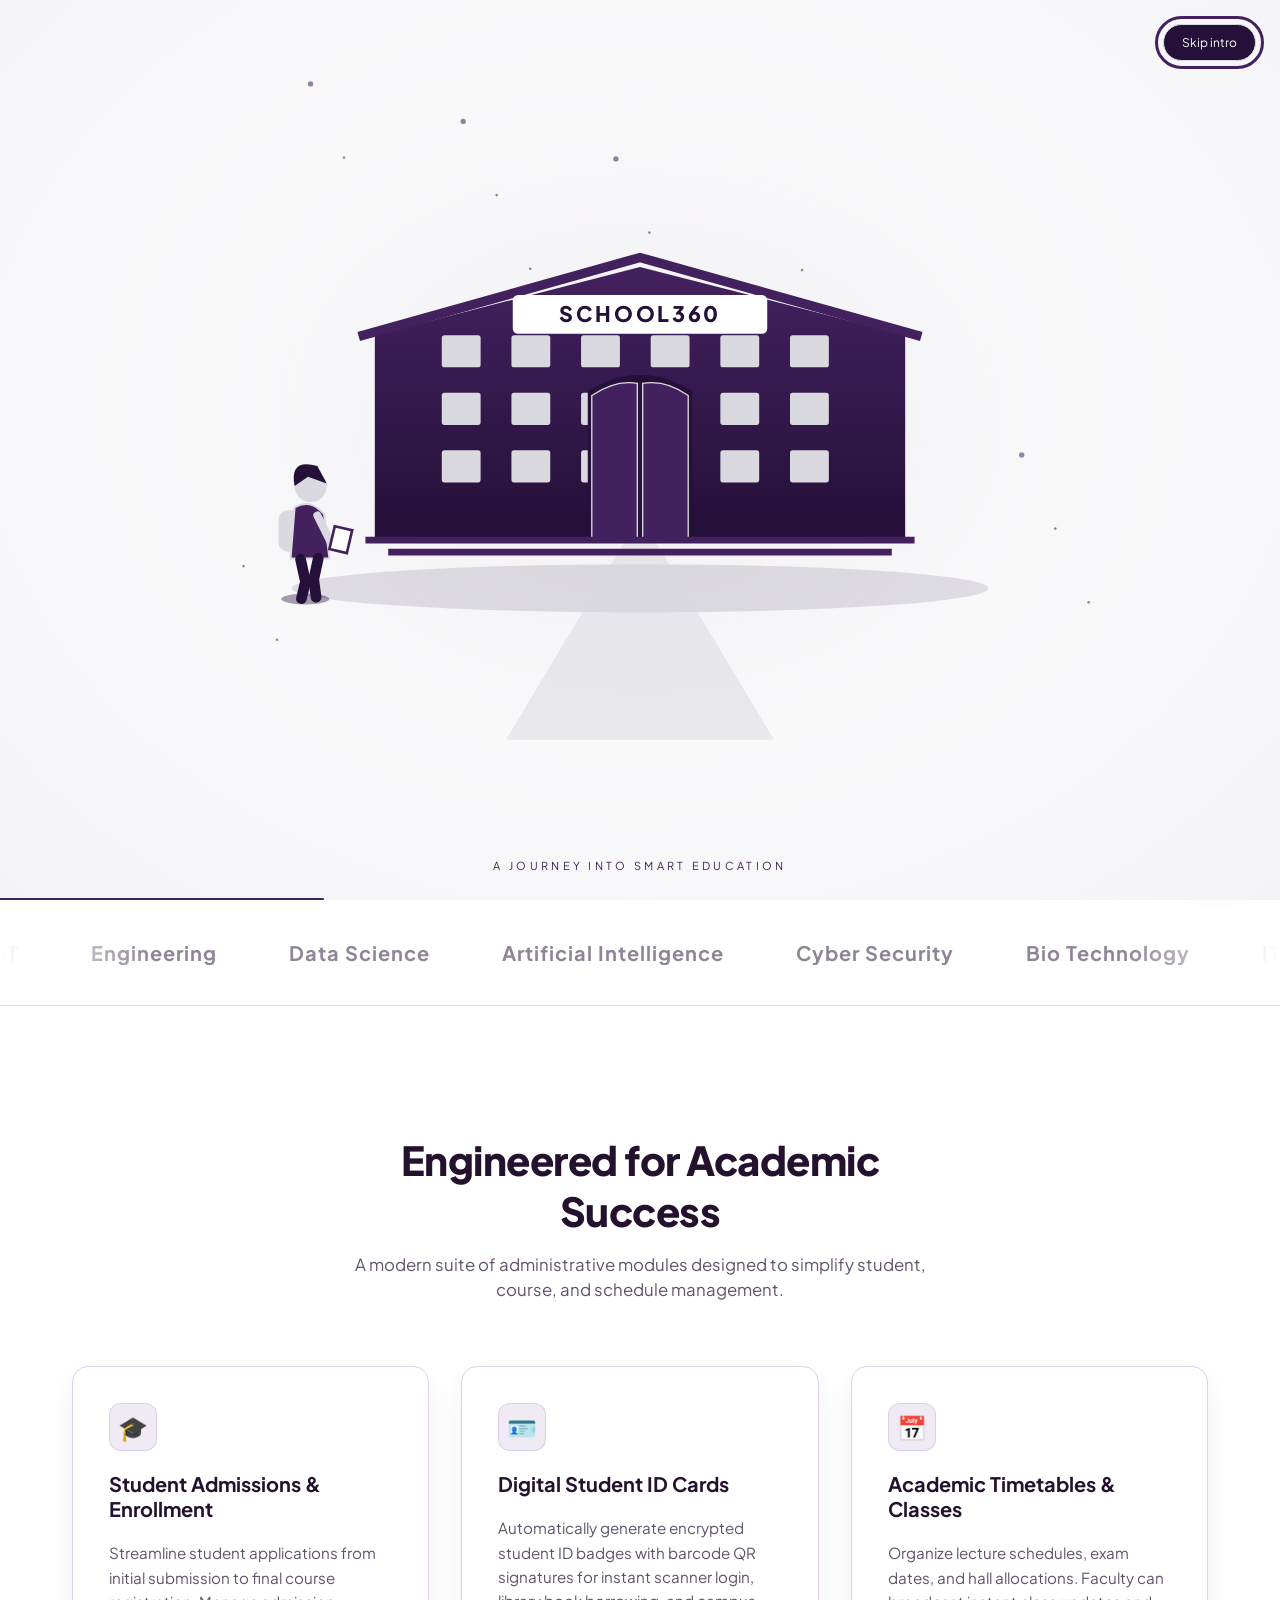
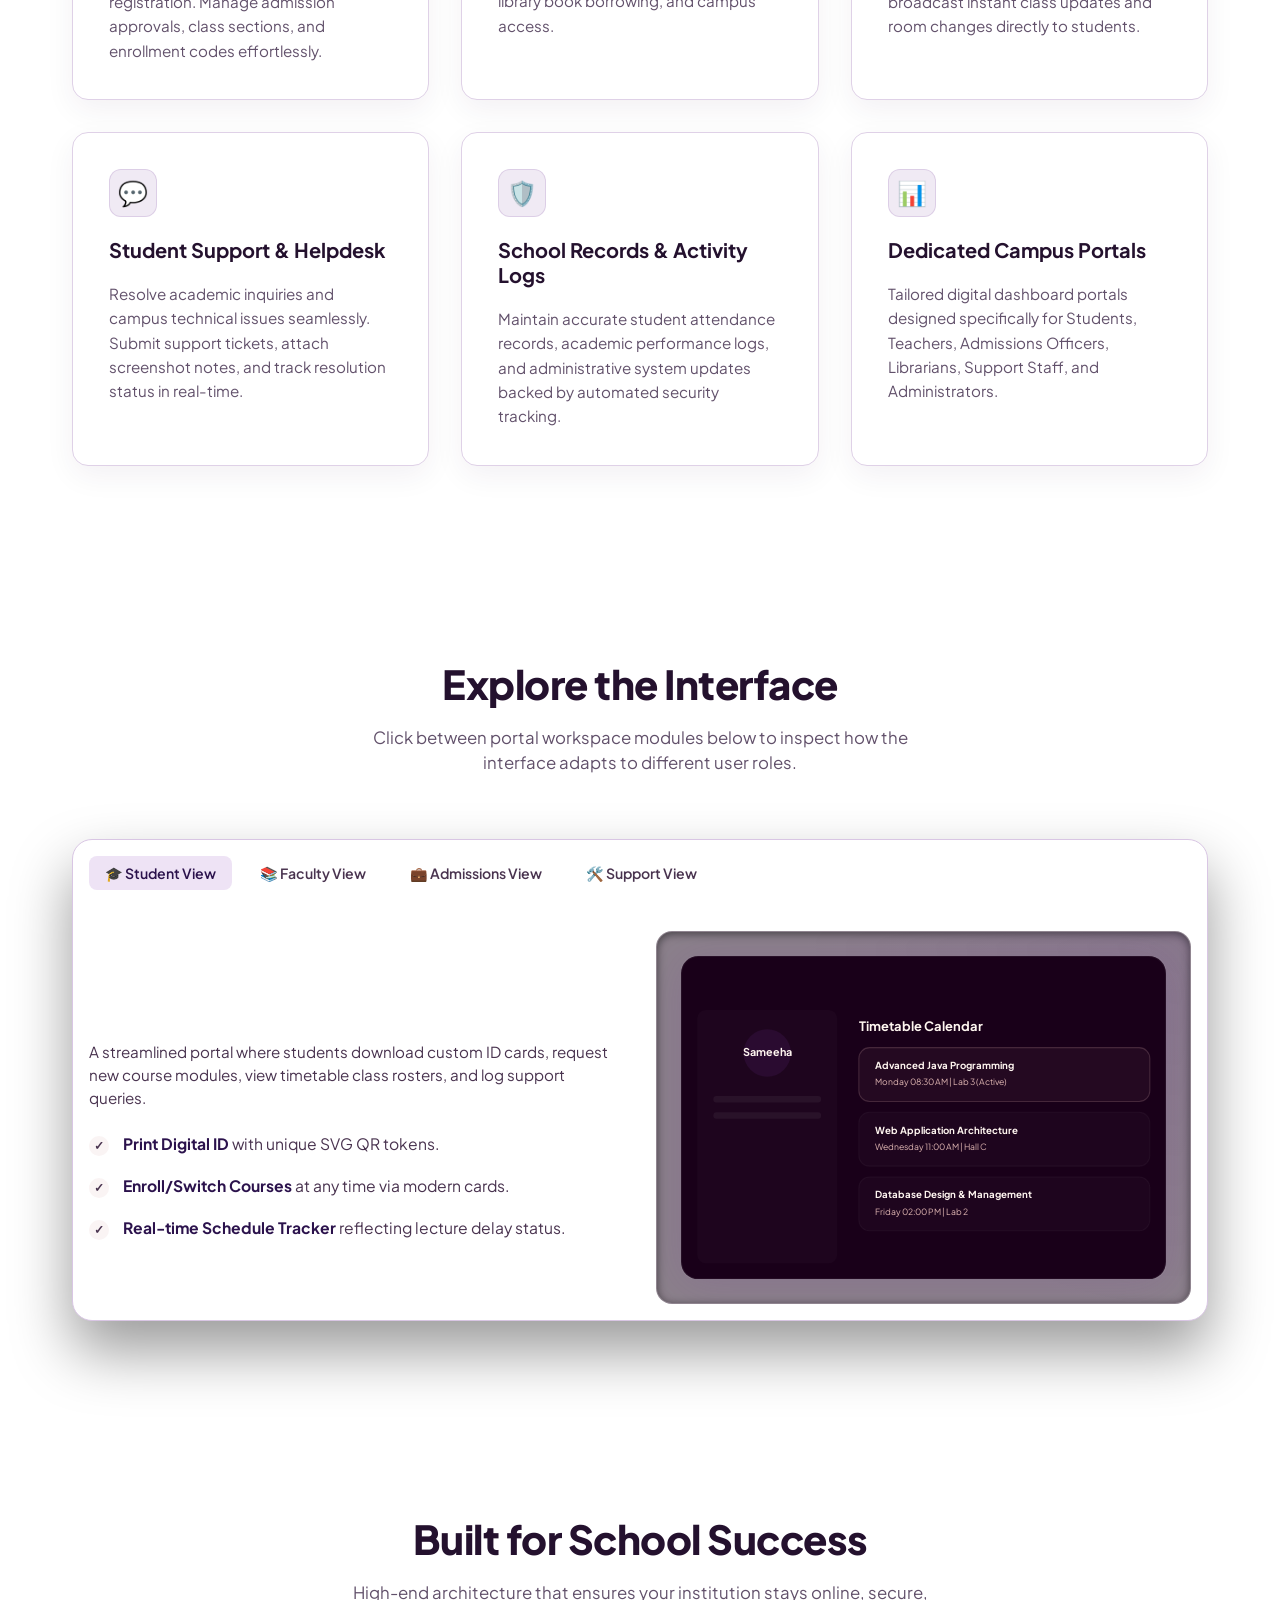
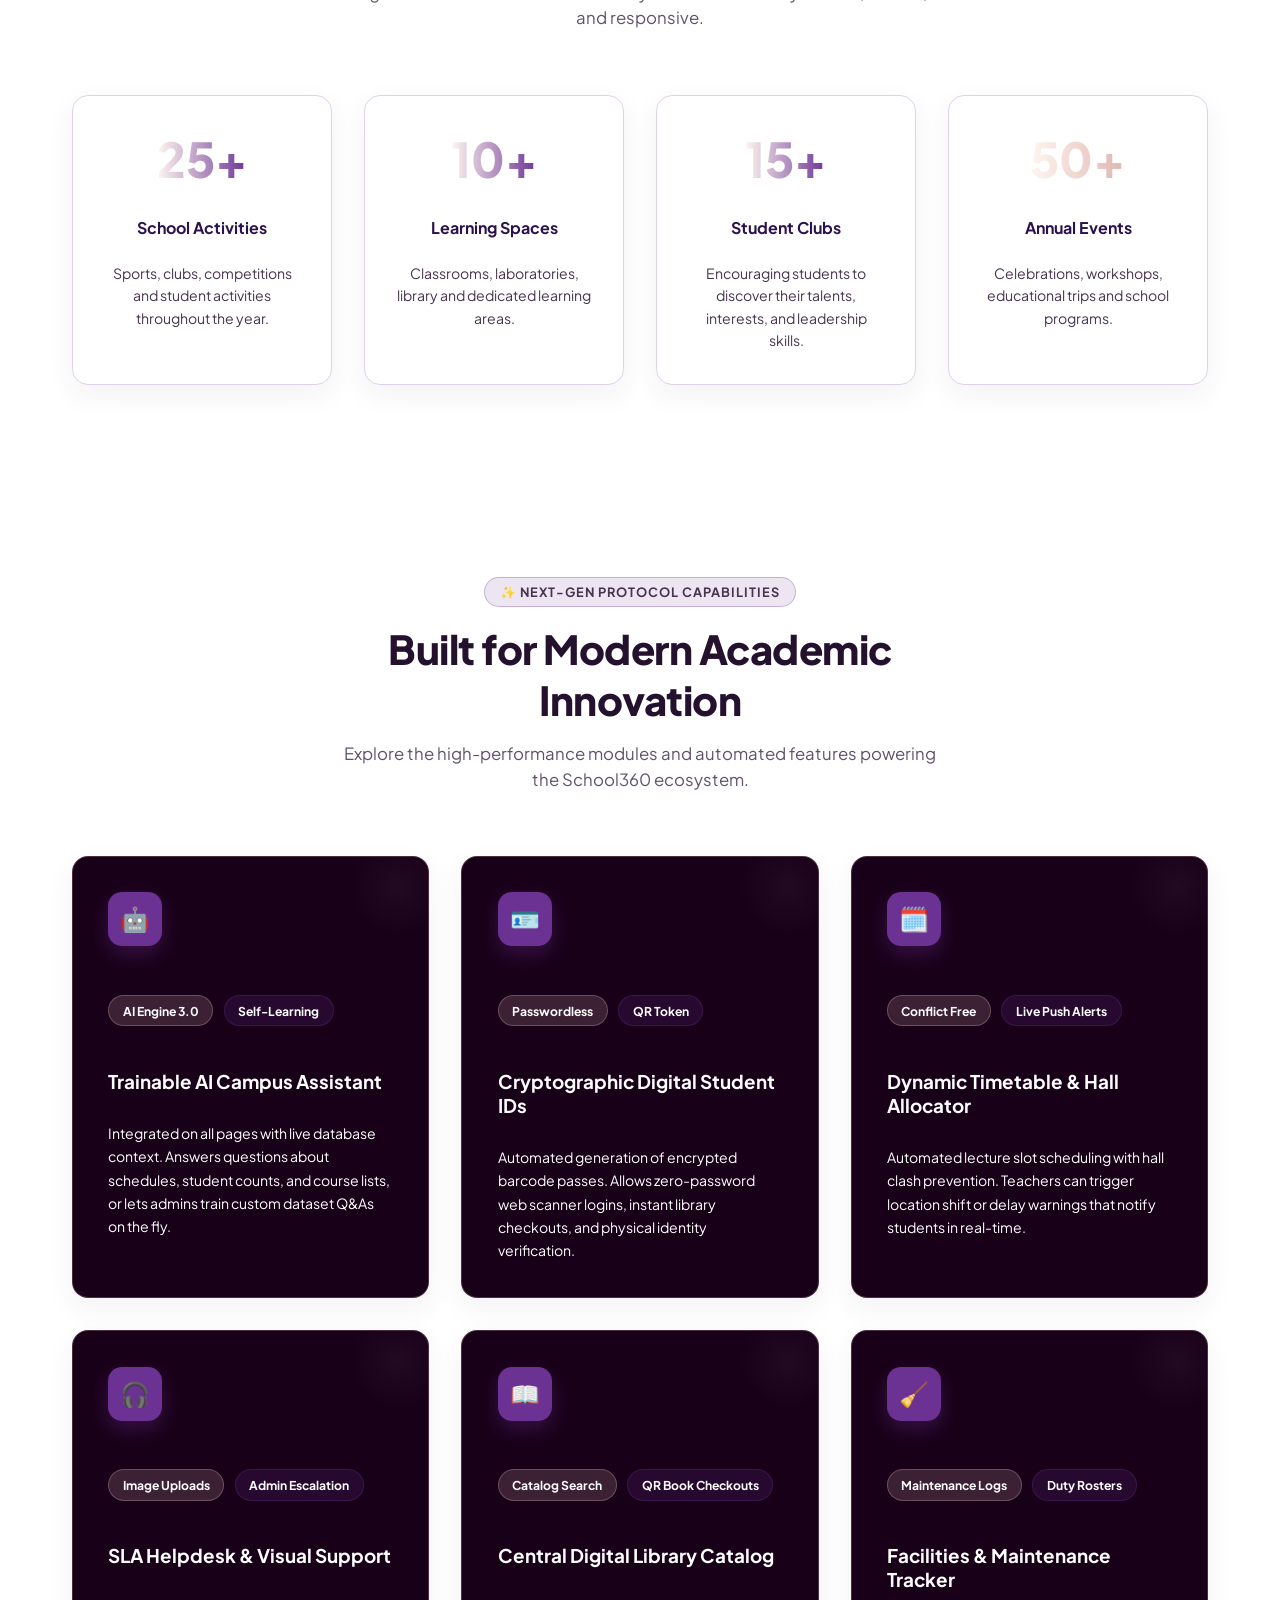
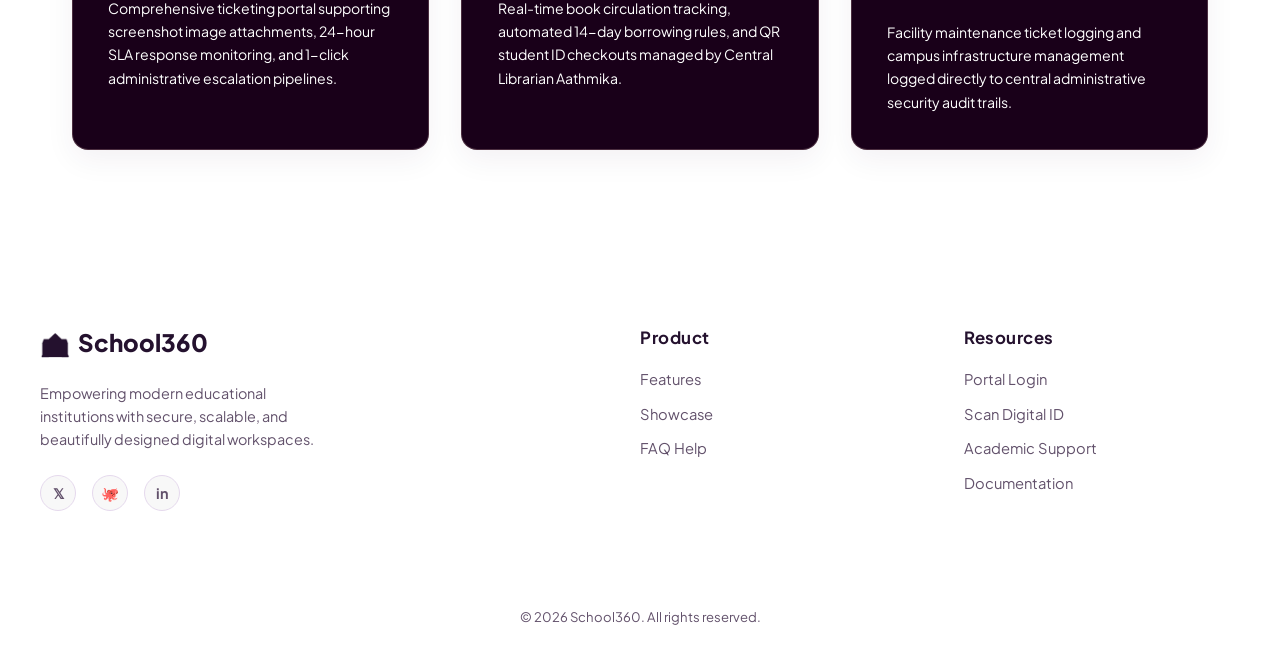
<file: target/classes/static/staff.html>
<!DOCTYPE html>
<html lang="en">
<head>
    <meta charset="UTF-8">
    <meta name="viewport" content="width=device-width, initial-scale=1.0">
    <title>School360 - Staff Dashboard & Examination Management Hub</title>
    <link rel="stylesheet" href="css/styles.css?v=contrast-8">
    <script>
        (function() {
            var t = localStorage.getItem('theme') || 'dark';
            if (t === 'dark') {
                document.documentElement.classList.add('dark-theme');
                document.documentElement.setAttribute('data-theme', 'dark');
            } else {
                document.documentElement.classList.remove('dark-theme');
                document.documentElement.setAttribute('data-theme', 'light');
            }
        })();
    </script>
</head>
<body>
    <!-- Sidebar Navigation -->    
    <nav class="sidebar">
        <div class="sidebar-brand">
            <span>🏫 School360</span>
        </div>
        <ul class="sidebar-menu">
            <li class="sidebar-item active" id="menu-approvals"><a href="#" onclick="switchTab('approvals')">🔑 Course Approvals</a></li>
            <li class="sidebar-item" id="menu-exam-timetables"><a href="#" onclick="switchTab('exam-timetables')">📅 Release Exam Timetables</a></li>
            <li class="sidebar-item" id="menu-exam-marks"><a href="#" onclick="switchTab('exam-marks')">📝 Edit Exam Marks Lists</a></li>
            <li class="sidebar-item" id="menu-exam-results"><a href="#" onclick="switchTab('exam-results')">📢 Release Exam Results</a></li>
            <li class="sidebar-item" id="menu-change-requests"><a href="#" onclick="switchTab('change-requests')">📩 Reschedule Requests <span id="badge-pending-requests" class="badge badge-warning" style="display:none;font-size:0.68rem;padding:2px 5px;margin-left:4px;">0</span></a></li>
        </ul>
        <div class="sidebar-footer">
            <button class="btn btn-qr btn-block" onclick="logout()">🚪 Logout</button>
        </div>
    </nav>

    <!-- Main Workspace -->
    <main class="main-content">
        <header class="header-bar">
            <div class="header-title">
                <h2 id="welcome-message">Hello, Administrative Officer</h2>
                <p>Welcome to front desk operations, course clearances, and the Examination Details Management Workbench.</p>
            </div>
            <div class="header-actions">
                <button class="theme-toggle" id="theme-toggle" onclick="toggleTheme(); return false;" title="Toggle Theme">🌙</button>
            </div>
        </header>

        <!-- Tab 1: Course Approvals -->
        <section id="tab-approvals" class="tab-content active">
            <div class="section-card">
                <div class="section-header">
                    <h3>Admission Clearances</h3>
                    <p style="color:var(--text-muted);font-size:0.85rem;">Approve EO-accepted student enrollment requests to unlock class rosters & teacher views.</p>
                </div>
                <div class="table-container">
                    <table class="custom-table">
                        <thead>
                            <tr>
                                <th>Student Name</th>
                                <th>Assigned Course</th>
                                <th>Admission Number</th>
                                <th>Class & Sec</th>
                                <th>Officer Status</th>
                                <th>Action</th>
                            </tr>
                        </thead>
                        <tbody id="staff-clearances-list">
                            <!-- Populated dynamically -->
                        </tbody>
                    </table>
                </div>
            </div>
        </section>

        <!-- Tab 2: Release Exam Timetables -->
        <section id="tab-exam-timetables" class="tab-content" style="display:none;">
            <div class="dashboard-grid">
                <div>
                    <div class="section-card">
                        <div class="section-header">
                            <h3>Official Examination Timetables</h3>
                            <p style="color:var(--text-muted);font-size:0.85rem;">Build, schedule, edit, and publish exam schedules for student & lecturer portals.</p>
                        </div>
                        <div class="table-container">
                            <table class="custom-table">
                                <thead>
                                    <tr>
                                        <th>Exam / Subject</th>
                                        <th>Course</th>
                                        <th>Date & Time</th>
                                        <th>Venue</th>
                                        <th>Release Status</th>
                                        <th>Actions</th>
                                    </tr>
                                </thead>
                                <tbody id="staff-timetables-list">
                                    <!-- Populated dynamically -->
                                </tbody>
                            </table>
                        </div>
                    </div>
                </div>
                <div>
                    <div class="section-card">
                        <div class="section-header">
                            <h3 id="tt-form-title">Create Exam Timetable</h3>
                        </div>
                        <form onsubmit="handleSaveTimetable(event)">
                            <input type="hidden" id="tt-id">
                            <div class="form-group">
                                <label class="form-label" for="tt-title">Exam Title</label>
                                <input type="text" id="tt-title" class="form-input" placeholder="e.g. Mid-Term Examination 2026" required>
                            </div>
                            <div class="form-group">
                                <label class="form-label" for="tt-course">Target Academic Course</label>
                                <select id="tt-course" class="form-input" required>
                                    <!-- Populated dynamically -->
                                </select>
                            </div>
                            <div class="form-group">
                                <label class="form-label" for="tt-subject">Subject / Module Name</label>
                                <input type="text" id="tt-subject" class="form-input" placeholder="e.g. Advanced Programming in Java" required>
                            </div>
                            <div class="form-group">
                                <label class="form-label" for="tt-date">Exam Date</label>
                                <input type="date" id="tt-date" class="form-input" required>
                            </div>
                            <div class="form-group" style="display:flex;gap:0.5rem;">
                                <div style="flex:1;">
                                    <label class="form-label" for="tt-start">Start Time</label>
                                    <input type="text" id="tt-start" class="form-input" placeholder="09:00 AM" required>
                                </div>
                                <div style="flex:1;">
                                    <label class="form-label" for="tt-end">End Time</label>
                                    <input type="text" id="tt-end" class="form-input" placeholder="11:00 AM" required>
                                </div>
                            </div>
                            <div class="form-group">
                                <label class="form-label" for="tt-venue">Exam Venue / Hall</label>
                                <input type="text" id="tt-venue" class="form-input" placeholder="e.g. Main Exam Hall A" required>
                            </div>
                            <div class="form-group" style="margin-bottom:1.5rem;">
                                <label style="display:flex;align-items:center;gap:0.5rem;cursor:pointer;font-size:0.88rem;">
                                    <input type="checkbox" id="tt-published">
                                    <span>Release &amp; Publish Timetable immediately</span>
                                </label>
                            </div>
                            <button type="submit" class="btn btn-primary btn-block" id="btn-save-tt">Save Exam Schedule</button>
                            <button type="button" class="btn btn-qr btn-block" id="btn-cancel-tt" style="display:none;margin-top:0.5rem;" onclick="resetTimetableForm()">Cancel Edit</button>
                        </form>
                    </div>
                </div>
            </div>
        </section>

        <!-- Tab 3: Edit Exam Marks Lists -->
        <section id="tab-exam-marks" class="tab-content" style="display:none;">
            <div class="dashboard-grid">
                <div>
                    <div class="section-card">
                        <div class="section-header">
                            <h3>Student Examination Marks Lists</h3>
                            <p style="color:var(--text-muted);font-size:0.85rem;">View, edit, and update student marks, total scores, grades, and comments.</p>
                        </div>
                        <div style="margin-bottom:1rem;display:flex;gap:0.8rem;align-items:center;">
                            <input type="text" id="marks-search-input" class="form-input" placeholder="🔍 Search student name, admission no, or exam title..." onkeyup="renderMarksTable()">
                        </div>
                        <div class="table-container">
                            <table class="custom-table">
                                <thead>
                                    <tr>
                                        <th>Student</th>
                                        <th>Exam &amp; Subject</th>
                                        <th>Score / Total</th>
                                        <th>Grade</th>
                                        <th>Remarks</th>
                                        <th>Status</th>
                                        <th>Actions</th>
                                    </tr>
                                </thead>
                                <tbody id="staff-marks-list">
                                    <!-- Loaded dynamically -->
                                </tbody>
                            </table>
                        </div>
                    </div>
                </div>
                <div>
                    <div class="section-card">
                        <div class="section-header">
                            <h3 id="mark-form-title">Edit / Add Student Exam Mark</h3>
                        </div>
                        <form onsubmit="handleSaveMark(event)">
                            <input type="hidden" id="mark-id">
                            <div class="form-group">
                                <label class="form-label" for="mark-student">Select Student</label>
                                <select id="mark-student" class="form-input" required onchange="autoFillStudentDetails(this.value)">
                                    <!-- Populated dynamically -->
                                </select>
                            </div>
                            <div class="form-group">
                                <label class="form-label" for="mark-exam-title">Exam Title</label>
                                <input type="text" id="mark-exam-title" class="form-input" placeholder="e.g. Mid-Term Assessment 2026" required>
                            </div>
                            <div class="form-group">
                                <label class="form-label" for="mark-course">Course</label>
                                <select id="mark-course" class="form-input" required>
                                    <!-- Populated dynamically -->
                                </select>
                            </div>
                            <div class="form-group">
                                <label class="form-label" for="mark-subject">Subject / Module</label>
                                <input type="text" id="mark-subject" class="form-input" placeholder="e.g. Advanced Programming in Java" required>
                            </div>
                            <div class="form-group" style="display:flex;gap:0.5rem;">
                                <div style="flex:1;">
                                    <label class="form-label" for="mark-obtained">Marks Obtained</label>
                                    <input type="number" step="0.5" id="mark-obtained" class="form-input" placeholder="85.5" required oninput="recalcGradePreview()">
                                </div>
                                <div style="flex:1;">
                                    <label class="form-label" for="mark-total">Total Marks</label>
                                    <input type="number" step="0.5" id="mark-total" class="form-input" value="100.0" required oninput="recalcGradePreview()">
                                </div>
                            </div>
                            <div class="form-group">
                                <label class="form-label" for="mark-grade">Assigned Grade <small id="grade-preview-text" style="color:var(--primary);margin-left:6px;"></small></label>
                                <input type="text" id="mark-grade" class="form-input" placeholder="Auto-calculated (e.g. A+)" required>
                            </div>
                            <div class="form-group">
                                <label class="form-label" for="mark-remarks">Examiner Remarks</label>
                                <input type="text" id="mark-remarks" class="form-input" placeholder="e.g. Excellent analytical performance">
                            </div>
                            <div class="form-group" style="margin-bottom:1.5rem;">
                                <label style="display:flex;align-items:center;gap:0.5rem;cursor:pointer;font-size:0.88rem;">
                                    <input type="checkbox" id="mark-published">
                                    <span>Release Result immediately to Student Portal</span>
                                </label>
                            </div>
                            <button type="submit" class="btn btn-primary btn-block" id="btn-save-mark">Save Mark Entry</button>
                            <button type="button" class="btn btn-qr btn-block" id="btn-cancel-mark" style="display:none;margin-top:0.5rem;" onclick="resetMarkForm()">Cancel Edit</button>
                        </form>
                    </div>
                </div>
            </div>
        </section>

        <!-- Tab 4: Release Exam Results -->
        <section id="tab-exam-results" class="tab-content" style="display:none;">
            <div class="section-card">
                <div class="section-header">
                    <h3>Examination Result Release Terminal</h3>
                    <p style="color:var(--text-muted);font-size:0.85rem;">Batch publish exam results across courses or control individual student result availability.</p>
                </div>
                
                <!-- Batch Release Banner -->
                <div style="background:var(--bg-tertiary);border:1px solid var(--border-color);border-radius:12px;padding:1.2rem;margin-bottom:1.8rem;display:flex;gap:1.2rem;align-items:center;flex-wrap:wrap;">
                    <div style="flex:1;min-width:260px;">
                        <label class="form-label" style="font-weight:700;">Batch Release Results by Exam Title</label>
                        <select id="batch-release-exam-select" class="form-input">
                            <option value="ALL">-- ALL EXAM TITLES --</option>
                        </select>
                    </div>
                    <div style="display:flex;gap:0.6rem;align-items:flex-end;">
                        <button class="btn btn-primary" style="background:var(--success);" onclick="triggerBatchRelease(true)">🚀 Batch Release Results</button>
                        <button class="btn btn-qr" style="color:var(--warning);" onclick="triggerBatchRelease(false)">🔒 Unpublish Exam Results</button>
                    </div>
                </div>

                <div class="table-container">
                    <table class="custom-table">
                        <thead>
                            <tr>
                                <th>Student Name</th>
                                <th>Admission Number</th>
                                <th>Exam Title</th>
                                <th>Subject</th>
                                <th>Score / Grade</th>
                                <th>Current Status</th>
                                <th>Action</th>
                            </tr>
                        </thead>
                        <tbody id="staff-results-release-list">
                            <!-- Populated dynamically -->
                        </tbody>
                    </table>
                </div>
            </div>
        </section>

        <!-- Tab 5: Receive & Process Teacher Timetable Change Requests -->
        <section id="tab-change-requests" class="tab-content" style="display:none;">
            <div class="section-card">
                <div class="section-header">
                    <h3>Teacher Examination &amp; Schedule Reschedule Requests</h3>
                    <p style="color:var(--text-muted);font-size:0.85rem;">Review timetable change requests submitted by lecturers. Approving automatically updates the timetable.</p>
                </div>
                <div class="table-container">
                    <table class="custom-table">
                        <thead>
                            <tr>
                                <th>Teacher Name</th>
                                <th>Exam / Subject</th>
                                <th>Current Schedule</th>
                                <th>Proposed Reschedule</th>
                                <th>Reason</th>
                                <th>Status</th>
                                <th>Actions</th>
                            </tr>
                        </thead>
                        <tbody id="staff-change-requests-list">
                            <!-- Populated dynamically -->
                        </tbody>
                    </table>
                </div>
            </div>
        </section>
    </main>

    <script src="js/app.js?v=contrast-8"></script>
    <script>
        let clearancesList = [];
        let allTimetables = [];
        let allMarks = [];
        let allCourses = [];
        let allStudents = [];
        let allChangeRequests = [];

        const oldCheckAuth = checkAuth;
        checkAuth = async function() {
            oldCheckAuth();
            if (currentUser && currentUser.role === 'STAFF') {
                document.getElementById('welcome-message').innerText = `Hello, ${currentUser.fullName}`;
                await loadAllStaffData();
            }
        };

        async function loadAllStaffData() {
            await loadClearances();
            await loadCourses();
            await loadStudents();
            await loadTimetables();
            await loadMarks();
            await loadChangeRequests();
        }

        function switchTab(tabId) {
            document.querySelectorAll('.tab-content').forEach(c => c.style.display = 'none');
            document.querySelectorAll('.sidebar-item').forEach(i => i.classList.remove('active'));
            document.getElementById(`tab-${tabId}`).style.display = 'block';
            document.getElementById(`menu-${tabId}`).classList.add('active');

            if (tabId === 'approvals') loadClearances();
            if (tabId === 'exam-timetables') loadTimetables();
            if (tabId === 'exam-marks') loadMarks();
            if (tabId === 'exam-results') loadMarks();
            if (tabId === 'change-requests') loadChangeRequests();
        }

        // ─────────────────────────────────────────────────────────────
        // 1. COURSE APPROVALS
        // ─────────────────────────────────────────────────────────────
        async function loadClearances() {
            try {
                clearancesList = await apiCall('/staff/approvals');
                const tbody = document.getElementById('staff-clearances-list');
                tbody.innerHTML = '';

                const pending = clearancesList.filter(c => c.staffStatus === 'PENDING');

                if (pending.length === 0) {
                    tbody.innerHTML = '<tr><td colspan="6" style="text-align:center;color:var(--text-muted);">No student enrollments pending administrative clearance.</td></tr>';
                    return;
                }

                pending.forEach(c => {
                    tbody.innerHTML += `
                        <tr>
                            <td><strong>${c.studentName}</strong></td>
                            <td>${c.courseName}</td>
                            <td>${c.admissionNumber}</td>
                            <td>${c.className} (${c.section})</td>
                            <td><span class="badge badge-success">Accepted (EO)</span></td>
                            <td>
                                <button class="btn btn-primary" style="padding:0.4rem 0.8rem;font-size:0.8rem;background:var(--success);" onclick="approveStudent(${c.id})">Clear &amp; Approve</button>
                            </td>
                        </tr>
                    `;
                });
            } catch (err) {
                showToast("Clearance Load Error", err.message, "danger");
            }
        }

        async function approveStudent(reqId) {
            if (!confirm("Clear student course enrollment? This unlocks classes, attendance sheets, and notices for student & lecturers.")) return;
            try {
                await apiCall(`/staff/approvals/${reqId}/approve`, 'POST', { status: 'APPROVED' });
                showToast("Enrollment Approved", "Student cleared to join active lectures.", "success");
                await loadClearances();
            } catch (err) {
                showToast("Approval Failed", err.message, "danger");
            }
        }

        // ─────────────────────────────────────────────────────────────
        // DATA LOADERS FOR EXAMS
        // ─────────────────────────────────────────────────────────────
        async function loadCourses() {
            try {
                allCourses = await apiCall('/students/courses');
                const ttCourseSelect = document.getElementById('tt-course');
                const markCourseSelect = document.getElementById('mark-course');
                
                ttCourseSelect.innerHTML = '<option value="">-- Select Course --</option>';
                markCourseSelect.innerHTML = '<option value="">-- Select Course --</option>';

                allCourses.forEach(c => {
                    ttCourseSelect.innerHTML += `<option value="${c.id}">${c.name} (${c.code})</option>`;
                    markCourseSelect.innerHTML += `<option value="${c.id}">${c.name} (${c.code})</option>`;
                });
            } catch (err) {
                console.error("Error loading courses:", err);
            }
        }

        async function loadStudents() {
            try {
                allStudents = await apiCall('/enrollment/all-students');
                const markStudentSelect = document.getElementById('mark-student');
                markStudentSelect.innerHTML = '<option value="">-- Choose Student --</option>';

                allStudents.forEach(s => {
                    markStudentSelect.innerHTML += `<option value="${s.id}">${s.fullName} (${s.username} - ADM: ${s.admissionNumber || 'Pending'})</option>`;
                });
            } catch (err) {
                console.error("Error loading students:", err);
            }
        }

        // ─────────────────────────────────────────────────────────────
        // 2. EXAM TIMETABLES
        // ─────────────────────────────────────────────────────────────
        async function loadTimetables() {
            try {
                allTimetables = await apiCall('/staff/exam-timetables');
                const tbody = document.getElementById('staff-timetables-list');
                tbody.innerHTML = '';

                if (allTimetables.length === 0) {
                    tbody.innerHTML = '<tr><td colspan="6" style="text-align:center;color:var(--text-muted);">No examination timetables created yet.</td></tr>';
                    return;
                }

                allTimetables.forEach(t => {
                    let relBadge = t.published ? `<span class="badge badge-success">RELEASED</span>` : `<span class="badge badge-warning">DRAFT</span>`;
                    let statusBadge = t.status === 'UPDATED' ? `<span class="badge badge-info" style="margin-left:4px;">UPDATED</span>` : '';

                    tbody.innerHTML += `
                        <tr>
                            <td><strong>${t.examTitle}</strong><br><small style="color:var(--text-muted);">${t.subject}</small></td>
                            <td>${t.courseName || 'General'}</td>
                            <td>${t.examDate} (${t.startTime} - ${t.endTime})</td>
                            <td>${t.venue}</td>
                            <td>${relBadge} ${statusBadge}</td>
                            <td>
                                <button class="btn btn-qr" style="padding:0.25rem 0.5rem;font-size:0.75rem;" onclick="toggleTimetableRelease(${t.id}, ${!t.published})">
                                    ${t.published ? '🔒 Unpublish' : '📢 Release'}
                                </button>
                                <button class="btn btn-qr" style="padding:0.25rem 0.5rem;font-size:0.75rem;" onclick="editTimetable(${t.id})">Edit</button>
                                <button class="btn btn-qr" style="padding:0.25rem 0.5rem;font-size:0.75rem;color:var(--danger);" onclick="deleteTimetable(${t.id})">✕</button>
                            </td>
                        </tr>
                    `;
                });
            } catch (err) {
                console.error("Error loading timetables:", err);
            }
        }

        async function handleSaveTimetable(event) {
            event.preventDefault();
            const id = document.getElementById('tt-id').value;
            const examTitle = document.getElementById('tt-title').value.trim();
            const courseId = parseInt(document.getElementById('tt-course').value);
            const subject = document.getElementById('tt-subject').value.trim();
            const examDate = document.getElementById('tt-date').value;
            const startTime = document.getElementById('tt-start').value.trim();
            const endTime = document.getElementById('tt-end').value.trim();
            const venue = document.getElementById('tt-venue').value.trim();
            const published = document.getElementById('tt-published').checked;

            const selectedCourse = allCourses.find(c => c.id === courseId);
            const courseName = selectedCourse ? selectedCourse.name : '';

            try {
                if (id) {
                    await apiCall(`/staff/exam-timetables/${id}`, 'PUT', {
                        examTitle, courseId, courseName, subject, examDate, startTime, endTime, venue, published
                    });
                    showToast("Timetable Updated", "Exam schedule updated successfully.", "success");
                } else {
                    await apiCall('/staff/exam-timetables', 'POST', {
                        examTitle, courseId, courseName, subject, examDate, startTime, endTime, venue, published, status: "SCHEDULED"
                    });
                    showToast("Timetable Created", "New exam schedule published.", "success");
                }
                resetTimetableForm();
                await loadTimetables();
            } catch (err) {
                showToast("Save Failed", err.message, "danger");
            }
        }

        function editTimetable(id) {
            const t = allTimetables.find(x => x.id === id);
            if (!t) return;
            document.getElementById('tt-id').value = t.id;
            document.getElementById('tt-title').value = t.examTitle;
            document.getElementById('tt-course').value = t.courseId || '';
            document.getElementById('tt-subject').value = t.subject;
            document.getElementById('tt-date').value = t.examDate;
            document.getElementById('tt-start').value = t.startTime;
            document.getElementById('tt-end').value = t.endTime;
            document.getElementById('tt-venue').value = t.venue;
            document.getElementById('tt-published').checked = t.published;

            document.getElementById('tt-form-title').innerText = "Edit Exam Timetable";
            document.getElementById('btn-save-tt').innerText = "Update Schedule";
            document.getElementById('btn-cancel-tt').style.display = 'block';
        }

        function resetTimetableForm() {
            document.getElementById('tt-id').value = '';
            document.getElementById('tt-title').value = '';
            document.getElementById('tt-course').value = '';
            document.getElementById('tt-subject').value = '';
            document.getElementById('tt-date').value = '';
            document.getElementById('tt-start').value = '';
            document.getElementById('tt-end').value = '';
            document.getElementById('tt-venue').value = '';
            document.getElementById('tt-published').checked = false;

            document.getElementById('tt-form-title').innerText = "Create Exam Timetable";
            document.getElementById('btn-save-tt').innerText = "Save Exam Schedule";
            document.getElementById('btn-cancel-tt').style.display = 'none';
        }

        async function toggleTimetableRelease(id, published) {
            try {
                await apiCall(`/staff/exam-timetables/${id}/release`, 'POST', { published });
                showToast("Status Updated", published ? "Exam timetable published to student portal." : "Timetable set to draft mode.", "info");
                await loadTimetables();
            } catch (err) {
                showToast("Update Failed", err.message, "danger");
            }
        }

        async function deleteTimetable(id) {
            if (!confirm("Delete this examination timetable schedule?")) return;
            try {
                await apiCall(`/staff/exam-timetables/${id}`, 'DELETE');
                showToast("Timetable Deleted", "Exam schedule record deleted.", "success");
                await loadTimetables();
            } catch (err) {
                showToast("Delete Failed", err.message, "danger");
            }
        }

        // ─────────────────────────────────────────────────────────────
        // 3. EDIT EXAM MARKS LISTS & RESULTS RELEASE
        // ─────────────────────────────────────────────────────────────
        async function loadMarks() {
            try {
                allMarks = await apiCall('/staff/exam-marks');
                renderMarksTable();
                renderResultsReleaseTable();

                // Populate batch release dropdown
                const batchSelect = document.getElementById('batch-release-exam-select');
                if (batchSelect) {
                    batchSelect.innerHTML = '<option value="ALL">-- ALL EXAM TITLES --</option>';
                    const titles = [...new Set(allMarks.map(m => m.examTitle))];
                    titles.forEach(t => {
                        batchSelect.innerHTML += `<option value="${t}">${t}</option>`;
                    });
                }
            } catch (err) {
                console.error("Error loading marks:", err);
            }
        }

        function renderMarksTable() {
            const tbody = document.getElementById('staff-marks-list');
            if (!tbody) return;
            tbody.innerHTML = '';

            const query = (document.getElementById('marks-search-input').value || '').toLowerCase().trim();
            const filtered = allMarks.filter(m => 
                (m.studentName && m.studentName.toLowerCase().includes(query)) ||
                (m.admissionNumber && m.admissionNumber.toLowerCase().includes(query)) ||
                (m.examTitle && m.examTitle.toLowerCase().includes(query)) ||
                (m.subject && m.subject.toLowerCase().includes(query))
            );

            if (filtered.length === 0) {
                tbody.innerHTML = '<tr><td colspan="7" style="text-align:center;color:var(--text-muted);">No student examination marks found.</td></tr>';
                return;
            }

            filtered.forEach(m => {
                let badgeClass = 'badge-success';
                if (m.grade === 'F') badgeClass = 'badge-danger';
                if (m.grade === 'C' || m.grade === 'D') badgeClass = 'badge-warning';

                let relBadge = m.published ? `<span class="badge badge-success">RELEASED</span>` : `<span class="badge badge-warning">UNRELEASED</span>`;

                tbody.innerHTML += `
                    <tr>
                        <td><strong>${m.studentName}</strong><br><small style="color:var(--text-muted);">${m.admissionNumber || 'Pending'}</small></td>
                        <td>${m.examTitle}<br><small style="color:var(--text-muted);">${m.subject}</small></td>
                        <td><strong>${m.marksObtained}</strong> / ${m.totalMarks}</td>
                        <td><span class="badge ${badgeClass}">${m.grade}</span></td>
                        <td>${m.remarks || '—'}</td>
                        <td>${relBadge}</td>
                        <td>
                            <button class="btn btn-qr" style="padding:0.25rem 0.5rem;font-size:0.75rem;" onclick="editMark(${m.id})">Edit</button>
                            <button class="btn btn-qr" style="padding:0.25rem 0.5rem;font-size:0.75rem;" onclick="toggleMarkRelease(${m.id}, ${!m.published})">
                                ${m.published ? '🔒 Hide' : '📢 Release'}
                            </button>
                            <button class="btn btn-qr" style="padding:0.25rem 0.5rem;font-size:0.75rem;color:var(--danger);" onclick="deleteMark(${m.id})">✕</button>
                        </td>
                    </tr>
                `;
            });
        }

        function autoFillStudentDetails(studentIdStr) {
            const studentId = parseInt(studentIdStr);
            const st = allStudents.find(s => s.id === studentId);
            if (st && st.courseId) {
                document.getElementById('mark-course').value = st.courseId;
            }
        }

        function recalcGradePreview() {
            const marks = parseFloat(document.getElementById('mark-obtained').value) || 0;
            const total = parseFloat(document.getElementById('mark-total').value) || 100;
            if (total <= 0) return;
            const pct = (marks / total) * 100.0;
            let g = 'F';
            if (pct >= 90) g = 'A+';
            else if (pct >= 80) g = 'A';
            else if (pct >= 70) g = 'B';
            else if (pct >= 60) g = 'C';
            else if (pct >= 50) g = 'D';

            document.getElementById('mark-grade').value = g;
            document.getElementById('grade-preview-text').innerText = `(${pct.toFixed(1)}% -> ${g})`;
        }

        async function handleSaveMark(event) {
            event.preventDefault();
            const id = document.getElementById('mark-id').value;
            const studentId = parseInt(document.getElementById('mark-student').value);
            const examTitle = document.getElementById('mark-exam-title').value.trim();
            const courseId = parseInt(document.getElementById('mark-course').value);
            const subject = document.getElementById('mark-subject').value.trim();
            const marksObtained = parseFloat(document.getElementById('mark-obtained').value);
            const totalMarks = parseFloat(document.getElementById('mark-total').value);
            const grade = document.getElementById('mark-grade').value.trim();
            const remarks = document.getElementById('mark-remarks').value.trim();
            const published = document.getElementById('mark-published').checked;

            const st = allStudents.find(s => s.id === studentId);
            const studentName = st ? st.fullName : 'Student';
            const admissionNumber = st ? st.admissionNumber : '';
            const cObj = allCourses.find(c => c.id === courseId);
            const courseName = cObj ? cObj.name : '';

            try {
                if (id) {
                    await apiCall(`/staff/exam-marks/${id}`, 'PUT', {
                        examTitle, studentId, studentName, admissionNumber, courseId, courseName, subject, marksObtained, totalMarks, grade, remarks, published
                    });
                    showToast("Marks Updated", "Student exam mark list updated.", "success");
                } else {
                    await apiCall('/staff/exam-marks', 'POST', {
                        examTitle, studentId, studentName, admissionNumber, courseId, courseName, subject, marksObtained, totalMarks, grade, remarks, published
                    });
                    showToast("Marks Recorded", "Student exam mark entry added.", "success");
                }
                resetMarkForm();
                await loadMarks();
            } catch (err) {
                showToast("Save Failed", err.message, "danger");
            }
        }

        function editMark(id) {
            const m = allMarks.find(x => x.id === id);
            if (!m) return;
            document.getElementById('mark-id').value = m.id;
            document.getElementById('mark-student').value = m.studentId;
            document.getElementById('mark-exam-title').value = m.examTitle;
            document.getElementById('mark-course').value = m.courseId || '';
            document.getElementById('mark-subject').value = m.subject;
            document.getElementById('mark-obtained').value = m.marksObtained;
            document.getElementById('mark-total').value = m.totalMarks;
            document.getElementById('mark-grade').value = m.grade;
            document.getElementById('mark-remarks').value = m.remarks || '';
            document.getElementById('mark-published').checked = m.published;

            document.getElementById('mark-form-title').innerText = "Edit Student Mark Record";
            document.getElementById('btn-save-mark').innerText = "Update Mark Record";
            document.getElementById('btn-cancel-mark').style.display = 'block';
            recalcGradePreview();
        }

        function resetMarkForm() {
            document.getElementById('mark-id').value = '';
            document.getElementById('mark-student').value = '';
            document.getElementById('mark-exam-title').value = '';
            document.getElementById('mark-course').value = '';
            document.getElementById('mark-subject').value = '';
            document.getElementById('mark-obtained').value = '';
            document.getElementById('mark-total').value = '100.0';
            document.getElementById('mark-grade').value = '';
            document.getElementById('mark-remarks').value = '';
            document.getElementById('mark-published').checked = false;
            document.getElementById('grade-preview-text').innerText = '';

            document.getElementById('mark-form-title').innerText = "Edit / Add Student Exam Mark";
            document.getElementById('btn-save-mark').innerText = "Save Mark Entry";
            document.getElementById('btn-cancel-mark').style.display = 'none';
        }

        async function toggleMarkRelease(id, published) {
            try {
                await apiCall(`/staff/exam-marks/${id}/release`, 'POST', { published });
                showToast("Status Updated", published ? "Result released to student portal." : "Result hidden from student portal.", "info");
                await loadMarks();
            } catch (err) {
                showToast("Update Failed", err.message, "danger");
            }
        }

        async function deleteMark(id) {
            if (!confirm("Delete this student exam mark record?")) return;
            try {
                await apiCall(`/staff/exam-marks/${id}`, 'DELETE');
                showToast("Mark Deleted", "Mark record removed.", "success");
                await loadMarks();
            } catch (err) {
                showToast("Delete Failed", err.message, "danger");
            }
        }

        // ─────────────────────────────────────────────────────────────
        // 4. RELEASE EXAM RESULTS TERMINAL
        // ─────────────────────────────────────────────────────────────
        function renderResultsReleaseTable() {
            const tbody = document.getElementById('staff-results-release-list');
            if (!tbody) return;
            tbody.innerHTML = '';

            if (allMarks.length === 0) {
                tbody.innerHTML = '<tr><td colspan="7" style="text-align:center;color:var(--text-muted);">No student results present.</td></tr>';
                return;
            }

            allMarks.forEach(m => {
                let badge = m.published ? `<span class="badge badge-success">RELEASED</span>` : `<span class="badge badge-warning">HELD</span>`;

                tbody.innerHTML += `
                    <tr>
                        <td><strong>${m.studentName}</strong></td>
                        <td>${m.admissionNumber || '—'}</td>
                        <td>${m.examTitle}</td>
                        <td>${m.subject}</td>
                        <td><strong>${m.marksObtained}/${m.totalMarks}</strong> (${m.grade})</td>
                        <td>${badge}</td>
                        <td>
                            <button class="btn btn-primary" style="padding:0.25rem 0.65rem;font-size:0.75rem;background:${m.published ? 'var(--warning)' : 'var(--success)'};" onclick="toggleMarkRelease(${m.id}, ${!m.published})">
                                ${m.published ? '🔒 Unpublish' : '🚀 Release Result'}
                            </button>
                        </td>
                    </tr>
                `;
            });
        }

        async function triggerBatchRelease(release) {
            const examTitle = document.getElementById('batch-release-exam-select').value;
            const actionText = release ? 'Release' : 'Unpublish';
            if (!confirm(`${actionText} examination results for '${examTitle}'?`)) return;

            try {
                await apiCall('/staff/exam-marks/batch-release', 'POST', { examTitle, release });
                showToast("Batch Update Complete", `Examination results ${release ? 'released' : 'unpublished'} successfully.`, "success");
                await loadMarks();
            } catch (err) {
                showToast("Batch Release Failed", err.message, "danger");
            }
        }

        // ─────────────────────────────────────────────────────────────
        // 5. RECEIVE & PROCESS TEACHER TIMETABLE CHANGE REQUESTS
        // ─────────────────────────────────────────────────────────────
        async function loadChangeRequests() {
            try {
                allChangeRequests = await apiCall('/staff/timetable-change-requests');
                const tbody = document.getElementById('staff-change-requests-list');
                tbody.innerHTML = '';

                const pendingCount = allChangeRequests.filter(r => r.status === 'PENDING').length;
                const badge = document.getElementById('badge-pending-requests');
                if (pendingCount > 0) {
                    badge.innerText = pendingCount;
                    badge.style.display = 'inline-block';
                } else {
                    badge.style.display = 'none';
                }

                if (allChangeRequests.length === 0) {
                    tbody.innerHTML = '<tr><td colspan="7" style="text-align:center;color:var(--text-muted);">No timetable reschedule requests submitted by teachers.</td></tr>';
                    return;
                }

                allChangeRequests.forEach(r => {
                    let stBadge = `<span class="badge badge-warning">PENDING</span>`;
                    if (r.status === 'APPROVED') stBadge = `<span class="badge badge-success">APPROVED</span>`;
                    if (r.status === 'REJECTED') stBadge = `<span class="badge badge-danger">REJECTED</span>`;

                    tbody.innerHTML += `
                        <tr>
                            <td><strong>${r.teacherName || 'Lecturer'}</strong></td>
                            <td>${r.examTitle || 'Exam'}<br><small style="color:var(--text-muted);">${r.subject || ''}</small></td>
                            <td>${r.currentDate || '—'}</td>
                            <td><strong>${r.proposedDate}</strong><br><small style="color:var(--text-muted);">${r.proposedStartTime} - ${r.proposedEndTime} @ ${r.proposedVenue}</small></td>
                            <td>${r.reason}</td>
                            <td>
                                ${stBadge}
                                ${r.staffRemarks ? `<p style="font-size:0.75rem;color:var(--text-muted);margin-top:2px;">Remark: ${r.staffRemarks}</p>` : ''}
                            </td>
                            <td>
                                ${r.status === 'PENDING' ? `
                                    <button class="btn btn-primary" style="padding:0.25rem 0.5rem;font-size:0.75rem;background:var(--success);" onclick="processChangeRequest(${r.id}, 'APPROVED')">Approve</button>
                                    <button class="btn btn-qr" style="padding:0.25rem 0.5rem;font-size:0.75rem;color:var(--danger);" onclick="processChangeRequest(${r.id}, 'REJECTED')">Reject</button>
                                ` : '—'}
                            </td>
                        </tr>
                    `;
                });
            } catch (err) {
                console.error("Error loading change requests:", err);
            }
        }

        async function processChangeRequest(id, status) {
            let staffRemarks = '';
            if (status === 'REJECTED') {
                staffRemarks = prompt("Enter rejection reason for teacher:", "Venue conflict or schedule locked");
                if (staffRemarks === null) return;
            } else {
                if (!confirm("Approve timetable reschedule request? This will automatically update the official exam timetable schedule!")) return;
                staffRemarks = "Approved by Administrative Staff";
            }

            try {
                await apiCall(`/staff/timetable-change-requests/${id}/process`, 'POST', { status, staffRemarks });
                showToast("Request Processed", `Timetable change request marked as ${status}.`, "success");
                await loadChangeRequests();
                await loadTimetables();
            } catch (err) {
                showToast("Process Failed", err.message, "danger");
            }
        }
    </script>
</body>
</html>
</file>
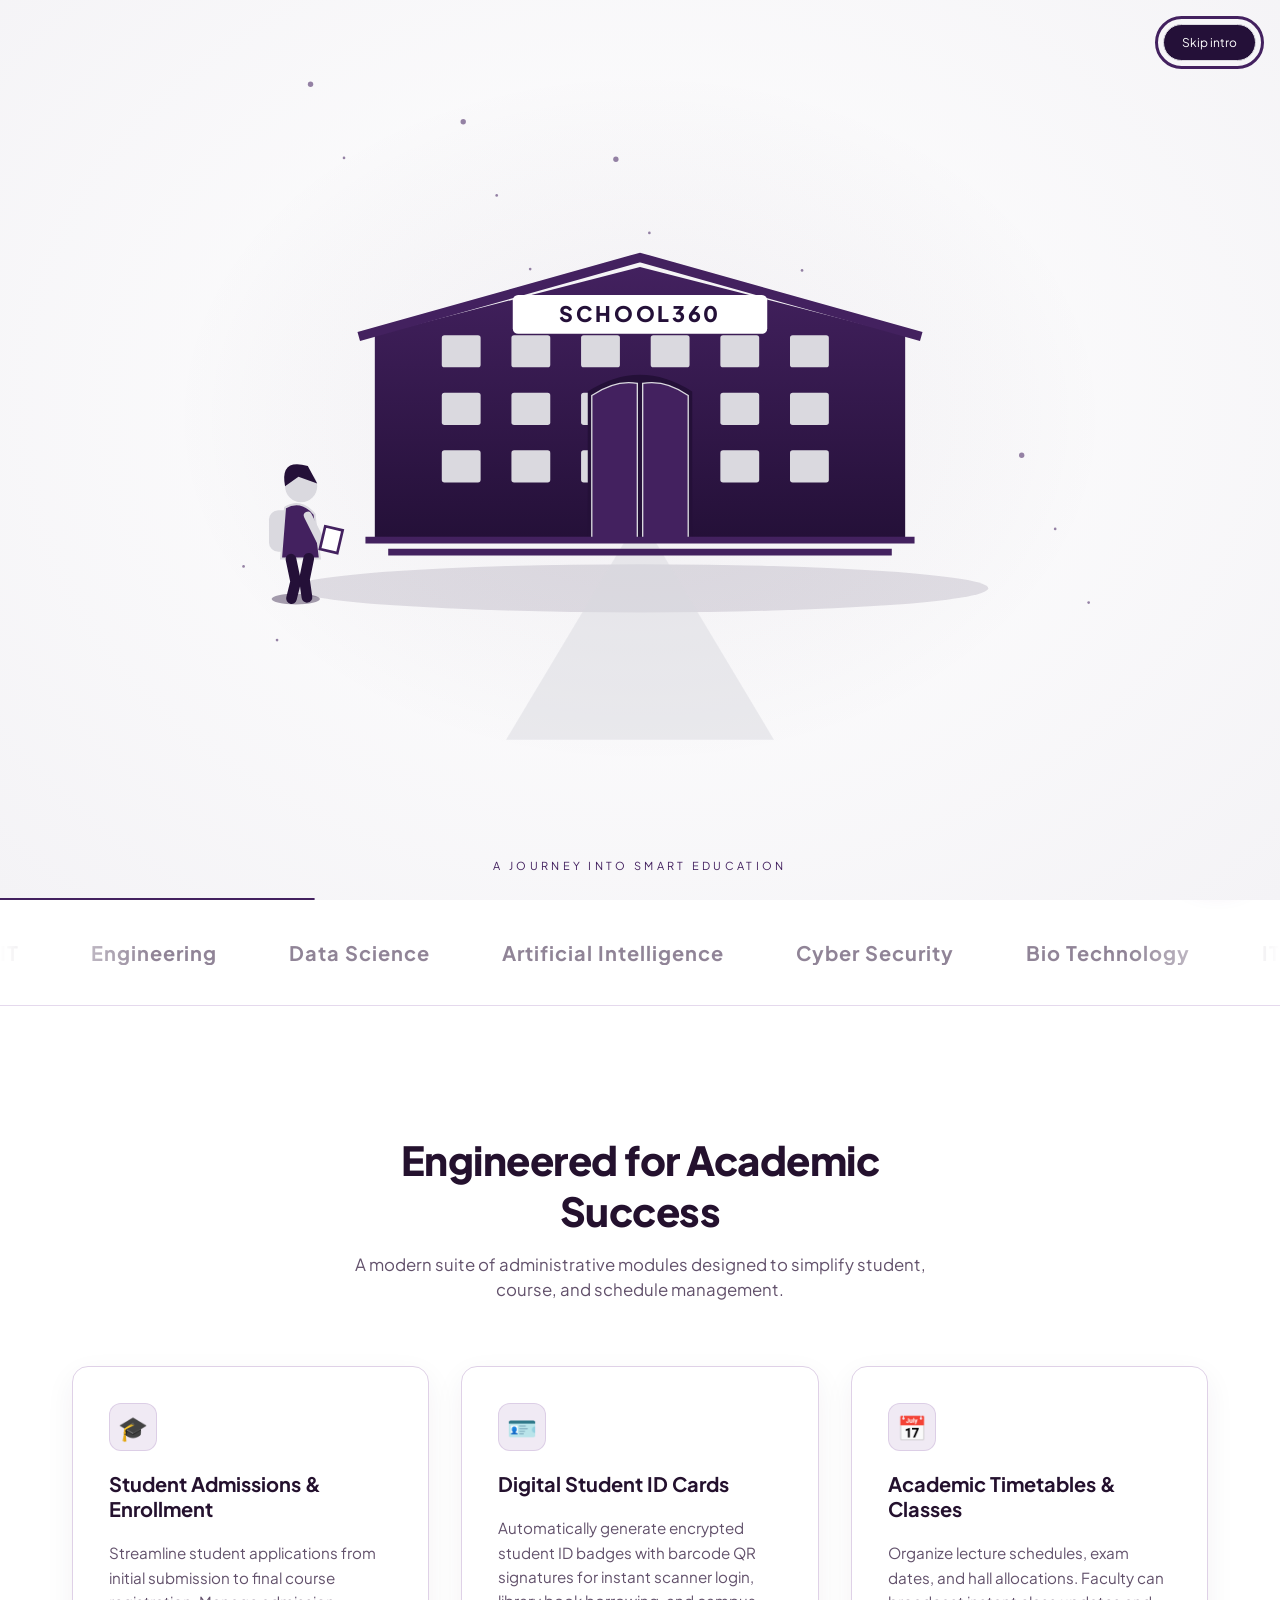
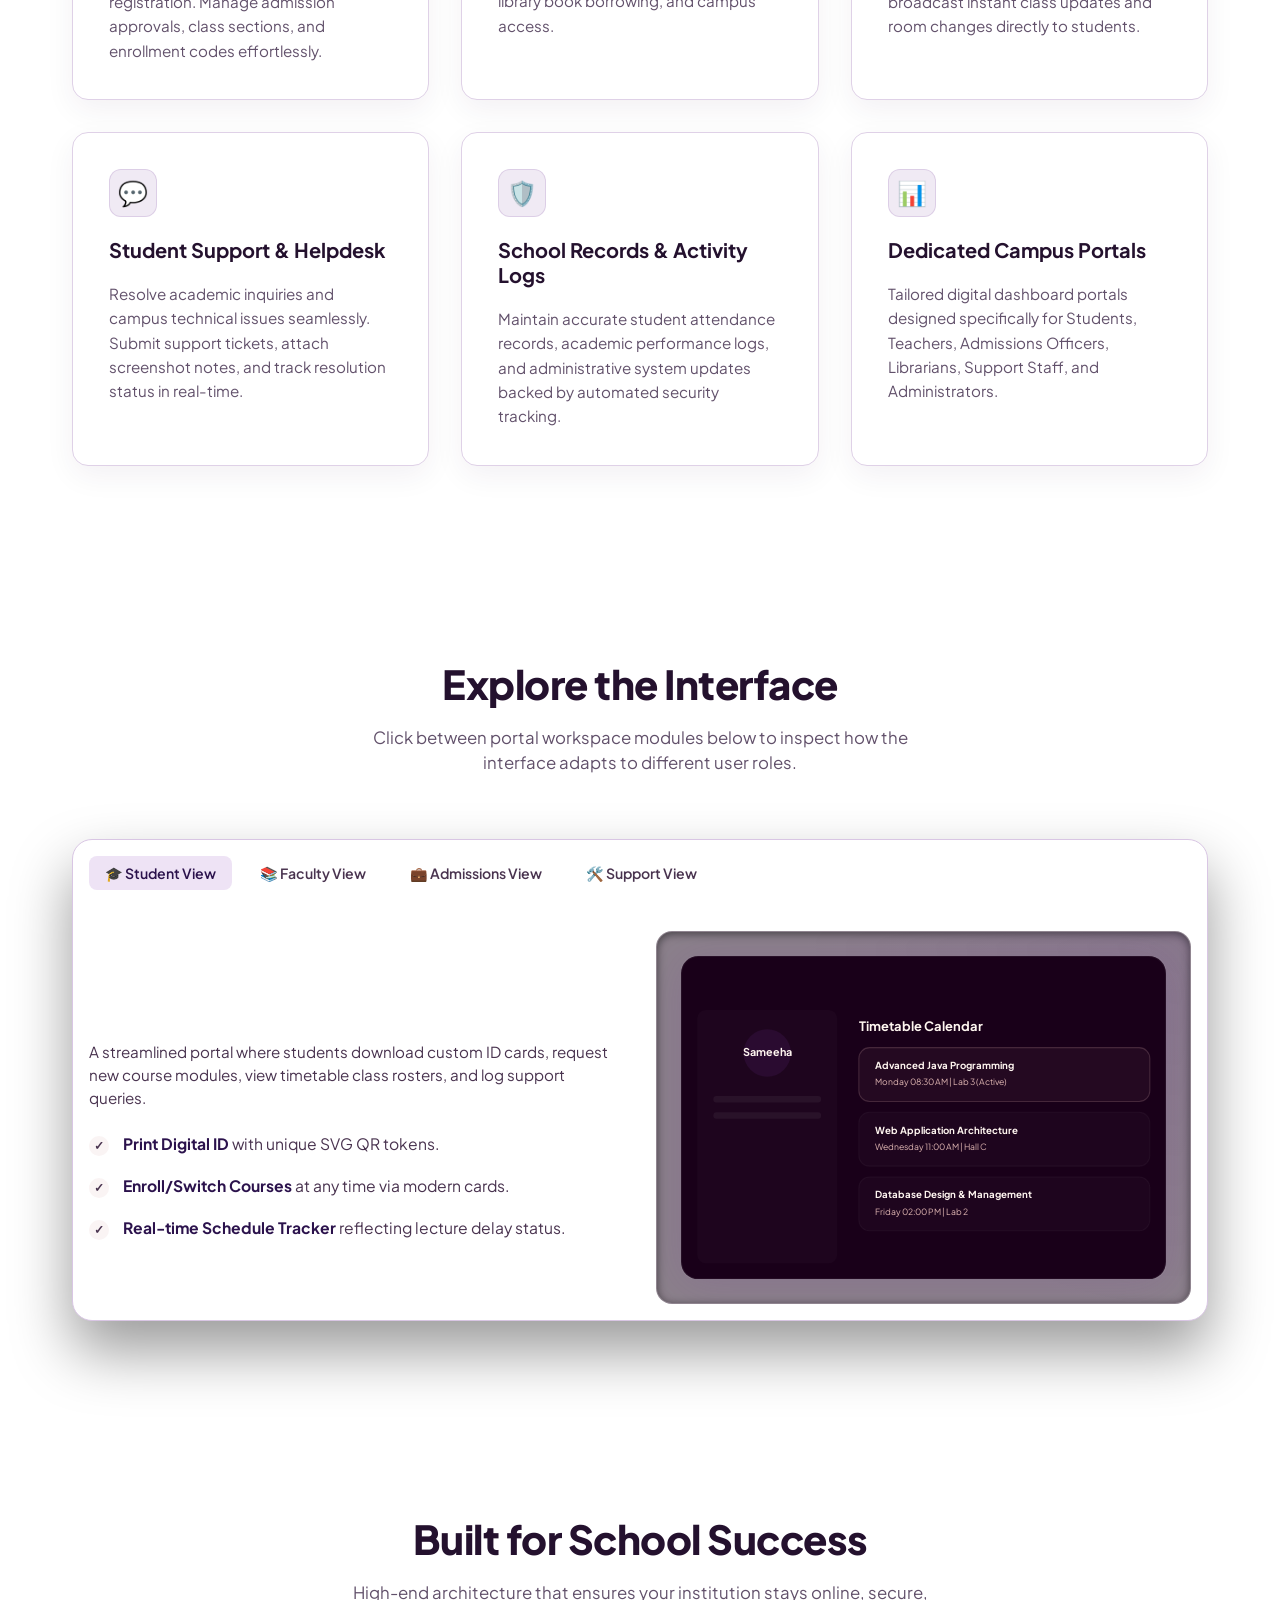
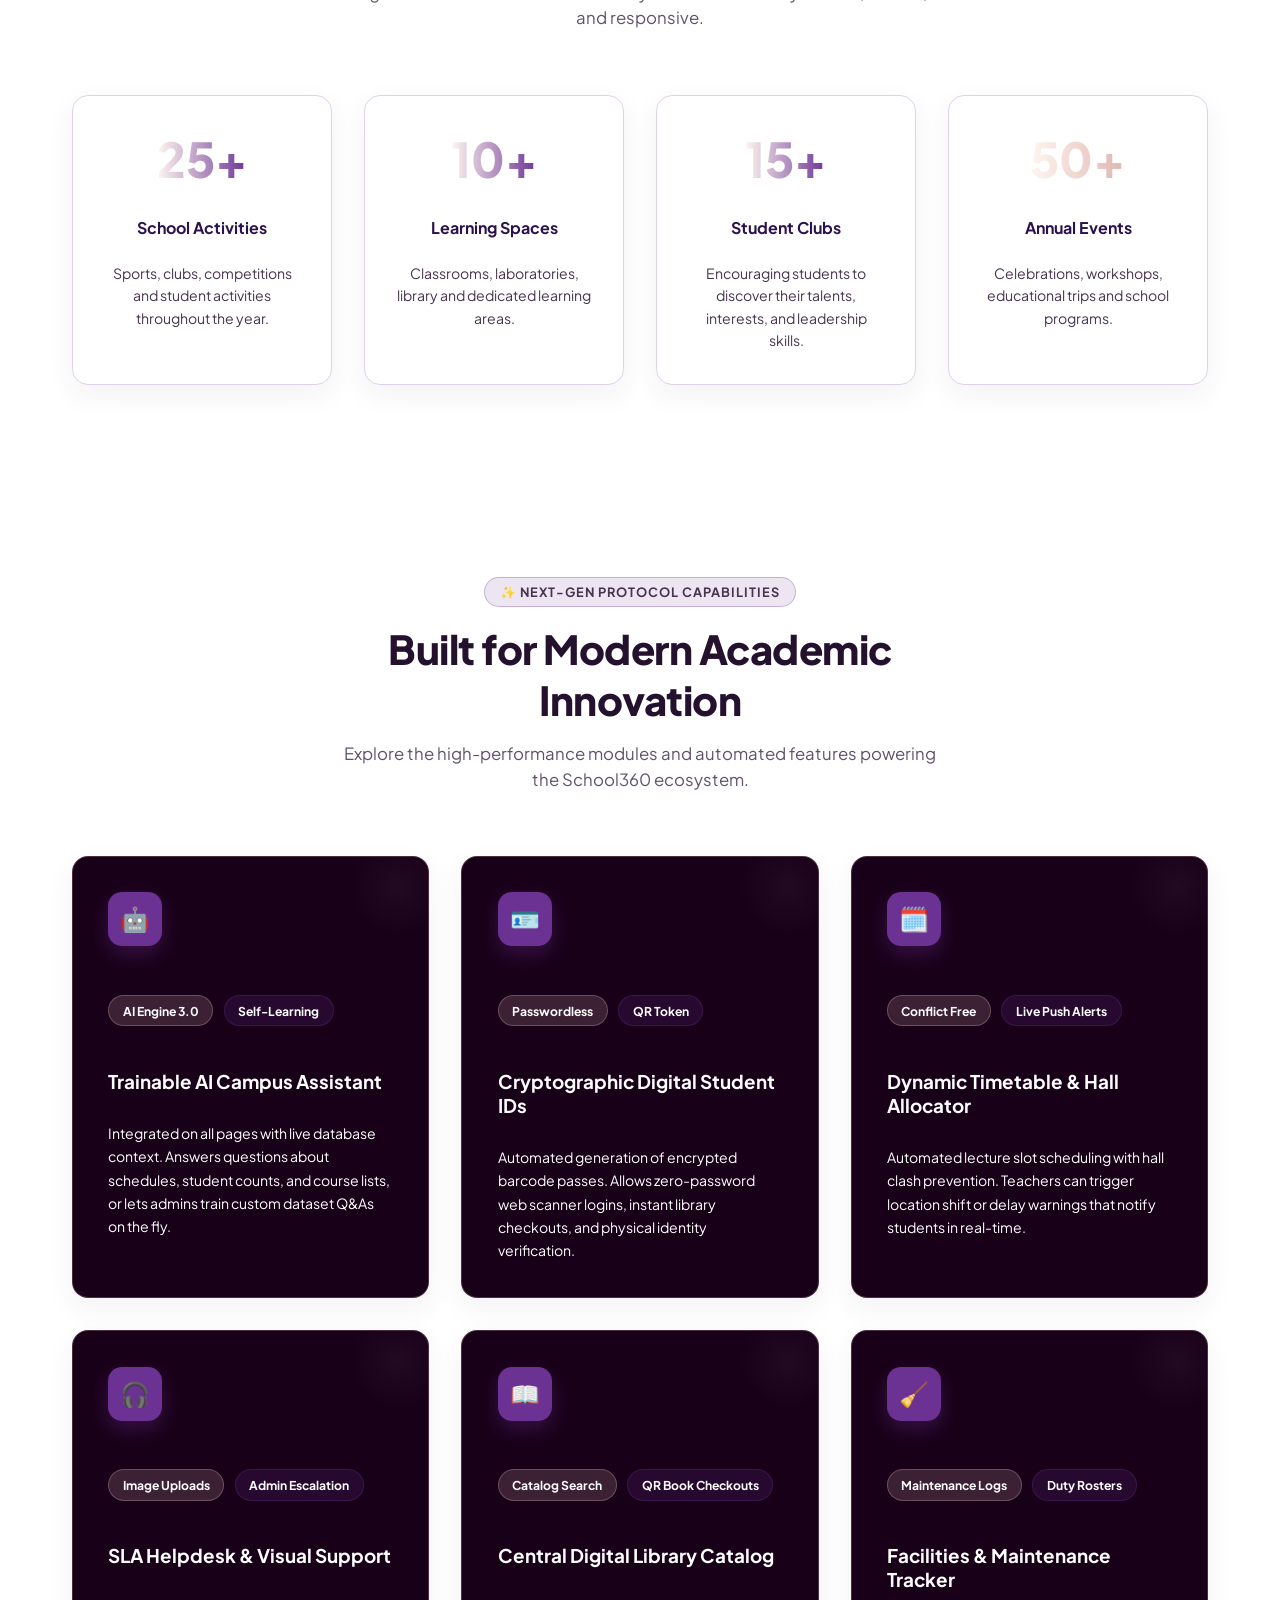
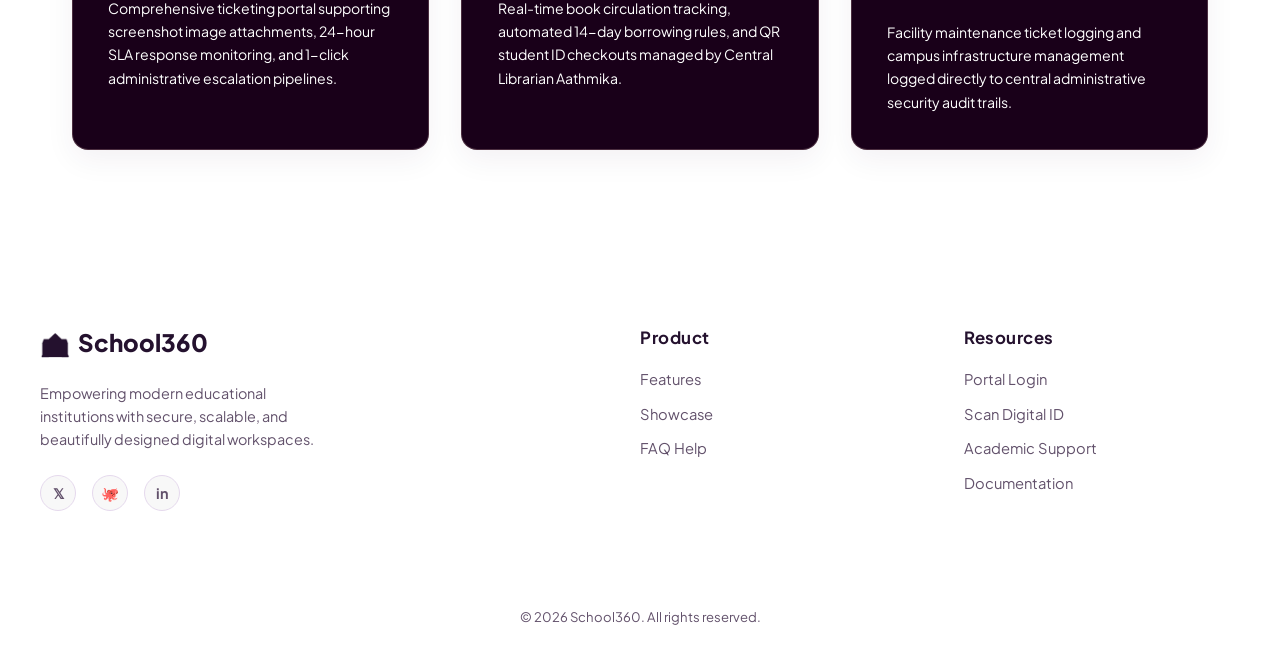
<file: target/classes/static/student.html>
<!DOCTYPE html>
<html lang="en">
<head>
    <meta charset="UTF-8">
    <meta name="viewport" content="width=device-width, initial-scale=1.0">
    <title>School360 - Student Dashboard</title>
    <link rel="stylesheet" href="css/styles.css?v=contrast-8">
    <script>
        (function() {
            var t = localStorage.getItem('theme') || 'dark';
            if (t === 'dark') {
                document.documentElement.classList.add('dark-theme');
                document.documentElement.setAttribute('data-theme', 'dark');
            } else {
                document.documentElement.classList.remove('dark-theme');
                document.documentElement.setAttribute('data-theme', 'light');
            }
        })();
    </script>
</head>
<body>
    <!-- Sidebar Navigation -->
    <nav class="sidebar">
        <div class="sidebar-brand">
            <span>🏫 School360</span>
        </div>
        <ul class="sidebar-menu">
            <li class="sidebar-item active" id="menu-id"><a href="#" onclick="switchTab('id')">🪪 Digital Student ID</a></li>
            <li class="sidebar-item" id="menu-courses"><a href="#" onclick="switchTab('courses')">🎓 Course Enrollment</a></li>
            <li class="sidebar-item" id="menu-timetable"><a href="#" onclick="switchTab('timetable')">📅 Timetable & Notices</a></li>
            <li class="sidebar-item" id="menu-exams"><a href="#" onclick="switchTab('exams')">🏆 Exam Timetables & Results</a></li>
            <li class="sidebar-item" id="menu-library"><a href="#" onclick="switchTab('library')" style="white-space:nowrap;font-size:0.86rem;">📚 Library Book Reservation</a></li>
            <li class="sidebar-item" id="menu-tickets"><a href="#" onclick="switchTab('tickets')">🎫 Support Tickets</a></li>
            <li class="sidebar-item" id="menu-profile"><a href="#" onclick="switchTab('profile')">👤 My Profile</a></li>
        </ul>

        <div class="sidebar-footer">
            <button class="btn btn-qr btn-block" onclick="logout()">🚪 Logout</button>
        </div>
    </nav>

    <!-- Main Workspace -->
    <main class="main-content">
        <header class="header-bar">
            <div class="header-title">
                <h2 id="welcome-message">Hello, Student</h2>
                <p>Welcome to your personal learning & collaborative support workspace.</p>
            </div>
            <div class="header-actions">
                <div style="position:relative;display:inline-block;">
                    <button class="theme-toggle" id="notif-bell-btn" onclick="toggleNotifDropdown()" title="Support Notifications" style="position:relative;">
                        🔔 <span id="notif-count-badge" class="badge badge-danger" style="display:none;position:absolute;top:-6px;right:-6px;font-size:0.65rem;padding:2px 5px;border-radius:10px;">0</span>
                    </button>
                    <div id="notif-dropdown" style="display:none;position:absolute;right:0;top:45px;width:320px;background:var(--bg-secondary);border:1px solid var(--border-color);border-radius:12px;box-shadow:0 10px 30px rgba(0,0,0,0.25);z-index:999;padding:0.8rem;">
                        <div style="font-size:0.85rem;font-weight:700;margin-bottom:0.6rem;display:flex;justify-content:space-between;align-items:center;">
                            <span>📢 Support Alerts</span>
                            <span style="font-size:0.75rem;color:var(--text-muted);cursor:pointer;" onclick="toggleNotifDropdown()">✕</span>
                        </div>
                        <div id="notif-list-container" style="max-height:260px;overflow-y:auto;display:flex;flex-direction:column;gap:0.5rem;">
                            <div style="font-size:0.8rem;color:var(--text-muted);text-align:center;padding:1rem;">No new notifications.</div>
                        </div>
                    </div>
                </div>
                <button class="theme-toggle" id="theme-toggle" onclick="toggleTheme(); return false;" title="Toggle Theme">🌙</button>
            </div>
        </header>

        <!-- Tab 1: Digital ID Card -->
        <section id="tab-id" class="tab-content active">
            <div class="section-card">
                <div class="section-header">
                    <h3>Digital Student ID Card</h3>
                </div>
                <div class="digital-id-container">
                    <div class="digital-id-card" id="student-id-card">
                        <div class="id-header">
                            <span class="id-brand">SCHOOL 360</span>
                            <div class="id-chip"></div>
                        </div>
                        <div class="id-body">
                            <div class="id-avatar" id="id-card-avatar">S</div>
                            <div class="id-details">
                                <h3 id="id-card-name">Sameeha</h3>
                                <p id="id-card-num">ADM: ADM-360-001</p>
                                <p id="id-card-course">Software Engineering</p>
                                <p id="id-card-class">Year 3 - Sec A</p>
                                <span class="id-role">Student</span>
                            </div>
                        </div>
                        <div class="id-footer">
                            <div class="id-qr" id="id-card-qr"></div>
                            <div class="id-signature">
                                <p style="font-family:'Courier New', monospace;font-weight:bold;margin-bottom:2px;">School360</p>
                                <p>System Registrar</p>
                            </div>
                        </div>
                    </div>
                </div>
                <div style="text-align: center;">
                    <p style="font-size:0.85rem;color:var(--text-muted);margin-bottom:1rem;">Your QR Code contains your unique authentication signature token.</p>
                    <button class="btn btn-primary" onclick="window.print()">🖨️ Download / Print Student ID</button>
                </div>
            </div>
        </section>

        <!-- Tab 2: Course Enrollment -->
        <section id="tab-courses" class="tab-content" style="display:none;">
            <div class="section-card">
                <div class="section-header">
                    <h3>Course Enrollment</h3>
                </div>
                <div id="enrollment-workflow-status" style="margin-bottom:1.5rem;">
                    <!-- Enrollment states rendered dynamically -->
                </div>
                <div id="available-courses-section">
                    <h4 style="margin-bottom:1rem;">Browse Available Programs</h4>
                    <div class="courses-grid" id="courses-list">
                        <!-- Loaded dynamically as modern cards -->
                    </div>
                </div>
            </div>
        </section>

        <!-- Tab 3: Timetable & Notices -->
        <section id="tab-timetable" class="tab-content" style="display:none;">
            <div class="dashboard-grid">
                <div>
                    <div class="section-card">
                        <div class="section-header">
                            <h3>My Module Timetable</h3>
                        </div>
                        <div class="table-container">
                            <table class="custom-table">
                                <thead>
                                    <tr>
                                        <th>Module</th>
                                        <th>Room</th>
                                        <th>Timing</th>
                                        <th>Lecture Status</th>
                                    </tr>
                                </thead>
                                <tbody id="student-timetable-list">
                                    <tr><td colspan="4" style="text-align:center;color:var(--text-muted);">Please enroll in a course to view modules.</td></tr>
                                </tbody>
                            </table>
                        </div>
                    </div>
                </div>
                <div>
                    <div class="section-card">
                        <div class="section-header">
                            <h3>📥 Learning Materials</h3>
                        </div>
                        <div id="student-materials-list" style="display:flex;flex-direction:column;gap:0.6rem;">
                            <!-- Dynamic materials -->
                        </div>
                    </div>
                    <div class="section-card">
                        <div class="section-header">
                            <h3>Notices & Notices</h3>
                        </div>
                        <div id="student-announcements-list" style="display:flex;flex-direction:column;gap:1rem;">
                            <!-- Dynamic announcements -->
                        </div>
                    </div>
                </div>
            </div>
        </section>

        <!-- Tab 3.5: Exam Timetables & Results -->
        <section id="tab-exams" class="tab-content" style="display:none;">
            <!-- Official Exam Timetables Section (Top) -->
            <div class="section-card" style="margin-bottom: 1.5rem;">
                <div class="section-header">
                    <h3>Official Exam Timetables</h3>
                    <p style="color:var(--text-muted);font-size:0.85rem;">Released examination schedules for your course.</p>
                </div>
                <div class="table-container">
                    <table class="custom-table">
                        <thead>
                            <tr>
                                <th>Exam Title</th>
                                <th>Subject</th>
                                <th>Date & Time</th>
                                <th>Venue</th>
                                <th>Status</th>
                            </tr>
                        </thead>
                        <tbody id="student-exam-timetables-list">
                            <tr><td colspan="5" style="text-align:center;color:var(--text-muted);">Loading exam timetables...</td></tr>
                        </tbody>
                    </table>
                </div>
            </div>

            <!-- Released Examination Results Section (Below) -->
            <div class="section-card">
                <div class="section-header">
                    <h3>Released Examination Results</h3>
                    <p style="color:var(--text-muted);font-size:0.85rem;">Published examination marks, grade reports, and feedback.</p>
                </div>
                <div class="table-container">
                    <table class="custom-table">
                        <thead>
                            <tr>
                                <th>Exam / Subject</th>
                                <th>Score</th>
                                <th>Grade</th>
                                <th>Remarks</th>
                            </tr>
                        </thead>
                        <tbody id="student-exam-results-list">
                            <tr><td colspan="4" style="text-align:center;color:var(--text-muted);">No published examination results available yet.</td></tr>
                        </tbody>
                    </table>
                </div>
            </div>
        </section>


        <!-- Tab 4: Tickets Center -->
        <section id="tab-tickets" class="tab-content" style="display:none;">
            <!-- Support Action Requested Banner -->
            <div id="support-action-banner" style="display:none;background:var(--warning-light);border:1px solid var(--warning);border-radius:12px;padding:1rem 1.2rem;margin-bottom:1.2rem;">
                <div style="display:flex;align-items:center;justify-content:space-between;gap:1rem;flex-wrap:wrap;">
                    <div style="display:flex;align-items:center;gap:0.8rem;">
                        <span style="font-size:1.6rem;">⚠️</span>
                        <div>
                            <h4 style="font-size:0.95rem;font-weight:700;color:var(--warning);margin-bottom:0.2rem;" id="banner-title">Support Team Requested Action</h4>
                            <p style="font-size:0.83rem;color:var(--text-secondary);" id="banner-msg">Support team requested additional details or a file attachment for your ticket.</p>
                        </div>
                    </div>
                    <button class="btn btn-primary btn-sm" id="btn-banner-action" onclick="openTargetNotifTicket()">📎 Respond & Attach File</button>
                </div>
            </div>

            <!-- Raise New Support Ticket Section (Top) -->
            <div class="section-card" style="margin-bottom: 1.5rem;">
                <div class="section-header">
                    <h3>Raise New Support Ticket</h3>
                </div>
                <form onsubmit="handleRaiseTicket(event)">
                    <div class="form-group">
                        <label class="form-label" for="ticket-title">Issue Summary</label>
                        <input type="text" id="ticket-title" class="form-input" placeholder="e.g. TIMETABLE missing SE-302" required>
                    </div>
                    <div class="form-group" style="margin-bottom: 1.2rem;">
                        <label class="form-label" for="ticket-desc">Detailed Description</label>
                        <textarea id="ticket-desc" class="form-input" rows="3" placeholder="Explain the issue clearly..." required></textarea>
                    </div>
                    <button type="submit" class="btn btn-primary" style="padding:0.75rem 2rem;">Raise Ticket</button>
                </form>
            </div>

            <!-- My Raised Tickets Section (Below) -->
            <div class="section-card">
                <div class="section-header">
                    <h3>My Raised Tickets</h3>
                </div>
                <div class="table-container">
                    <table class="custom-table">
                        <thead>
                            <tr>
                                <th>ID</th>
                                <th>Title</th>
                                <th>Priority</th>
                                <th>Status</th>
                                <th>Created</th>
                                <th>Action</th>
                            </tr>
                        </thead>
                        <tbody id="student-tickets-list">
                            <!-- Dynamic ticket rows -->
                        </tbody>
                    </table>
                </div>
            </div>
        </section>

        <!-- Tab 4.5: Library Book Reservations -->
        <section id="tab-library" class="tab-content" style="display:none;">
            <!-- Library Header Bar & Stats -->
            <div style="display:grid;grid-template-columns:repeat(auto-fit, minmax(200px, 1fr));gap:1rem;margin-bottom:1.5rem;">
                <div style="background:var(--bg-secondary);border:1px solid var(--border-color);border-radius:14px;padding:1.1rem 1.3rem;display:flex;align-items:center;gap:1rem;box-shadow:var(--card-shadow);">
                    <div style="width:46px;height:46px;border-radius:12px;background:rgba(107,50,148,.12);display:flex;align-items:center;justify-content:center;font-size:1.4rem;">📚</div>
                    <div><div style="font-size:0.75rem;color:var(--text-muted);font-weight:500;">Library Books</div><div style="font-size:1.5rem;font-weight:700;color:var(--text-primary);" id="student-lib-stat-books">0</div></div>
                </div>
                <div style="background:var(--bg-secondary);border:1px solid var(--border-color);border-radius:14px;padding:1.1rem 1.3rem;display:flex;align-items:center;gap:1rem;box-shadow:var(--card-shadow);">
                    <div style="width:46px;height:46px;border-radius:12px;background:rgba(107,50,148,.12);display:flex;align-items:center;justify-content:center;font-size:1.4rem;">✅</div>
                    <div><div style="font-size:0.75rem;color:var(--text-muted);font-weight:500;">Available Books</div><div style="font-size:1.5rem;font-weight:700;color:var(--text-primary);" id="student-lib-stat-avail">0</div></div>
                </div>
                <div style="background:var(--bg-secondary);border:1px solid var(--border-color);border-radius:14px;padding:1.1rem 1.3rem;display:flex;align-items:center;gap:1rem;box-shadow:var(--card-shadow);">
                    <div style="width:46px;height:46px;border-radius:12px;background:rgba(107,50,148,.12);display:flex;align-items:center;justify-content:center;font-size:1.4rem;">🔖</div>
                    <div><div style="font-size:0.75rem;color:var(--text-muted);font-weight:500;">My Reservations</div><div style="font-size:1.5rem;font-weight:700;color:var(--text-primary);" id="student-lib-stat-myres">0</div></div>
                </div>
                <div style="background:var(--bg-secondary);border:1px solid var(--border-color);border-radius:14px;padding:1.1rem 1.3rem;display:flex;align-items:center;gap:1rem;box-shadow:var(--card-shadow);">
                    <div style="width:46px;height:46px;border-radius:12px;background:rgba(107,50,148,.12);display:flex;align-items:center;justify-content:center;font-size:1.4rem;">🎉</div>
                    <div><div style="font-size:0.75rem;color:var(--text-muted);font-weight:500;">Book Reserved</div><div style="font-size:1.5rem;font-weight:700;color:var(--text-primary);" id="student-lib-stat-approved">0</div></div>
                </div>
            </div>

            <!-- Top Action / Notification Banner for Approved Reservations -->
            <div id="student-lib-approved-banner" style="display:none;background:rgba(107,50,148,.12);border:1px solid var(--success);border-radius:12px;padding:1rem 1.2rem;margin-bottom:1.5rem;">
                <div style="display:flex;align-items:center;justify-content:space-between;gap:1rem;flex-wrap:wrap;">
                    <div style="display:flex;align-items:center;gap:0.8rem;">
                        <span style="font-size:1.6rem;">🎉</span>
                        <div>
                            <h4 style="font-size:0.95rem;font-weight:700;color:var(--success);margin-bottom:0.2rem;" id="student-lib-banner-title">Book Reserved & Ready for Pickup!</h4>
                            <p style="font-size:0.83rem;color:var(--text-secondary);" id="student-lib-banner-msg">Library Management has approved your book reservation request.</p>
                        </div>
                    </div>
                    <button class="btn btn-primary btn-sm" onclick="scrollToMyReservations()">📖 View My Reservations</button>
                </div>
            </div>

            <!-- Library Catalog Explorer Bar & Grid -->
            <div class="section-card" style="margin-bottom:1.5rem;">
                <div class="section-header" style="flex-wrap:wrap;gap:0.8rem;">
                    <div>
                        <h3>📖 Explore Library Catalog & Reserve Books</h3>
                        <p style="font-size:0.83rem;color:var(--text-muted);margin-top:0.2rem;">Browse available library books, check stock, and submit reservation requests for Library Management approval.</p>
                    </div>
                    <div style="display:flex;gap:0.6rem;flex-wrap:wrap;align-items:center;">
                        <div style="position:relative;">
                            <span style="position:absolute;left:0.7rem;top:50%;transform:translateY(-50%);color:var(--text-muted);font-size:0.85rem;">🔍</span>
                            <input type="text" id="student-search-books" class="form-input" placeholder="Search title, author, category..." style="padding-left:2.1rem;width:220px;" oninput="renderStudentBooksCatalog()">
                        </div>
                        <select id="student-filter-books-status" class="form-input" style="width:150px;" onchange="renderStudentBooksCatalog()">
                            <option value="ALL">All Catalog</option>
                            <option value="AVAILABLE" selected>Available Only</option>
                        </select>
                        <button class="btn btn-outline btn-sm" onclick="loadStudentLibraryData(true)">🔄 Refresh</button>
                    </div>
                </div>

                <div class="table-container">
                    <table class="custom-table">
                        <thead>
                            <tr>
                                <th>Book Title</th>
                                <th>Author</th>
                                <th>Category</th>
                                <th>Edition</th>
                                <th>Copies</th>
                                <th>Status</th>
                                <th>Shelf Location</th>
                                <th>Action</th>
                            </tr>
                        </thead>
                        <tbody id="student-books-list">
                            <tr><td colspan="8" style="text-align:center;color:var(--text-muted);padding:2rem;">Loading library catalog...</td></tr>
                        </tbody>
                    </table>
                </div>
            </div>

            <!-- My Book Reservations Section Bar -->
            <div class="section-card" id="section-my-reservations">
                <div class="section-header">
                    <div>
                        <h3>🔖 My Library Book Reservations</h3>
                        <p style="font-size:0.83rem;color:var(--text-muted);margin-top:0.2rem;">Track status of book reservations sent to Library Management for approval.</p>
                    </div>
                    <button class="btn btn-outline btn-sm" onclick="loadStudentLibraryData(true)">🔄 Refresh</button>
                </div>
                <div class="table-container">
                    <table class="custom-table">
                        <thead>
                            <tr>
                                <th>Book Title</th>
                                <th>Reserved On</th>
                                <th>Expiry Date</th>
                                <th>Reservation Status</th>
                                <th>Action</th>
                            </tr>
                        </thead>
                        <tbody id="student-reservations-list">
                            <tr><td colspan="5" style="text-align:center;color:var(--text-muted);padding:2rem;">No active reservations.</td></tr>
                        </tbody>
                    </table>
                </div>
            </div>
        </section>

        <!-- Tab 5: Student Profile & Settings -->
        <section id="tab-profile" class="tab-content" style="display:none;">
            <!-- Profile Welcome / Quick Stats Bar -->
            <div style="display:grid;grid-template-columns:repeat(auto-fit, minmax(200px, 1fr));gap:1rem;margin-bottom:1.5rem;">
                <div style="background:var(--bg-secondary);border:1px solid var(--border-color);border-radius:14px;padding:1.1rem 1.3rem;display:flex;align-items:center;gap:1rem;box-shadow:var(--card-shadow);">
                    <div style="width:46px;height:46px;border-radius:12px;background:rgba(107,50,148,.12);display:flex;align-items:center;justify-content:center;font-size:1.4rem;">🎓</div>
                    <div style="overflow:hidden;">
                        <div style="font-size:0.75rem;color:var(--text-muted);font-weight:500;">Enrolled Program</div>
                        <div style="font-size:1.1rem;font-weight:700;color:var(--text-primary);white-space:nowrap;overflow:hidden;text-overflow:ellipsis;" id="profile-stat-course">Software Engineering</div>
                    </div>
                </div>
                <div style="background:var(--bg-secondary);border:1px solid var(--border-color);border-radius:14px;padding:1.1rem 1.3rem;display:flex;align-items:center;gap:1rem;box-shadow:var(--card-shadow);">
                    <div style="width:46px;height:46px;border-radius:12px;background:rgba(107,50,148,.12);display:flex;align-items:center;justify-content:center;font-size:1.4rem;">🪪</div>
                    <div>
                        <div style="font-size:0.75rem;color:var(--text-muted);font-weight:500;">Admission ID</div>
                        <div style="font-size:1.1rem;font-weight:700;color:var(--text-primary);" id="profile-stat-adm">ADM-360-001</div>
                    </div>
                </div>
                <div style="background:var(--bg-secondary);border:1px solid var(--border-color);border-radius:14px;padding:1.1rem 1.3rem;display:flex;align-items:center;gap:1rem;box-shadow:var(--card-shadow);">
                    <div style="width:46px;height:46px;border-radius:12px;background:rgba(107,50,148,.12);display:flex;align-items:center;justify-content:center;font-size:1.4rem;">🏫</div>
                    <div>
                        <div style="font-size:0.75rem;color:var(--text-muted);font-weight:500;">Class / Section</div>
                        <div style="font-size:1.1rem;font-weight:700;color:var(--text-primary);" id="profile-stat-class">Year 3 - Section A</div>
                    </div>
                </div>
                <div style="background:var(--bg-secondary);border:1px solid var(--border-color);border-radius:14px;padding:1.1rem 1.3rem;display:flex;align-items:center;gap:1rem;box-shadow:var(--card-shadow);">
                    <div style="width:46px;height:46px;border-radius:12px;background:rgba(107,50,148,.12);display:flex;align-items:center;justify-content:center;font-size:1.4rem;">📋</div>
                    <div>
                        <div style="font-size:0.75rem;color:var(--text-muted);font-weight:500;">Status</div>
                        <div style="font-size:1rem;font-weight:700;color:var(--text-primary);" id="profile-stat-status"><span class="badge badge-success">ACTIVE</span></div>
                    </div>
                </div>
            </div>

            <!-- Profile Main Content Grid -->
            <div style="display:grid;grid-template-columns:1fr 1.6fr;gap:1.5rem;align-items:start;" class="profile-layout-grid">
                <!-- Left Column: Student Identity Card -->
                <div class="section-card">
                    <div class="section-header">
                        <h3>🪪 Student Identity</h3>
                    </div>
                    <div style="text-align:center;padding:0.8rem 0 1.2rem 0;border-bottom:1px solid var(--border-color);">
                        <div style="position:relative;display:inline-block;margin:0 auto 0.6rem auto;">
                            <div id="profile-avatar-badge" onclick="triggerPhotoUpload()" title="Click to upload profile photo" style="width:78px;height:78px;border-radius:50%;background:linear-gradient(135deg, var(--primary), #8e44ad);color:#fff;font-size:2.2rem;font-weight:700;display:flex;align-items:center;justify-content:center;box-shadow:0 6px 16px rgba(107,50,148,0.25);overflow:hidden;cursor:pointer;transition:transform 0.2s;" onmouseover="this.style.transform='scale(1.05)'" onmouseout="this.style.transform='scale(1)'">
                                S
                            </div>
                            <button type="button" onclick="triggerPhotoUpload()" title="Upload Photo" style="position:absolute;bottom:0;right:0;width:28px;height:28px;border-radius:50%;background:var(--primary);color:#fff;border:2px solid var(--bg-secondary);cursor:pointer;display:flex;align-items:center;justify-content:center;font-size:0.75rem;box-shadow:0 2px 6px rgba(0,0,0,0.25);">
                                📷
                            </button>
                        </div>
                        <div style="display:flex;gap:0.4rem;justify-content:center;margin-bottom:0.6rem;">
                            <button type="button" class="btn btn-outline btn-sm" onclick="triggerPhotoUpload()" style="font-size:0.75rem;padding:3px 10px;">📷 Upload Photo</button>
                            <button type="button" id="btn-remove-photo" class="btn btn-outline btn-sm" onclick="removeProfilePhoto()" style="display:none;font-size:0.75rem;padding:3px 10px;color:var(--danger);border-color:var(--danger);">✕ Remove</button>
                        </div>
                        <h3 id="profile-display-name" style="font-size:1.25rem;margin-bottom:0.2rem;color:var(--text-primary);">Sameeha</h3>
                        <p id="profile-display-username" style="font-size:0.85rem;color:var(--text-muted);margin-bottom:0.5rem;">@sameeha</p>
                        <span class="badge badge-primary" style="background:rgba(107,50,148,0.15);color:var(--primary);font-weight:700;padding:4px 12px;">Student</span>
                    </div>

                    <div style="padding-top:1.2rem;display:flex;flex-direction:column;gap:0.85rem;font-size:0.88rem;">
                        <div style="display:flex;justify-content:space-between;align-items:center;">
                            <span style="color:var(--text-muted);">Admission No:</span>
                            <strong id="profile-info-adm" style="color:var(--text-primary);font-family:monospace;">ADM-360-001</strong>
                        </div>
                        <div style="display:flex;justify-content:space-between;align-items:center;">
                            <span style="color:var(--text-muted);">Course:</span>
                            <span id="profile-info-course" style="font-weight:600;color:var(--text-primary);text-align:right;max-width:180px;">Software Engineering</span>
                        </div>
                        <div style="display:flex;justify-content:space-between;align-items:center;">
                            <span style="color:var(--text-muted);">Class & Sec:</span>
                            <span id="profile-info-class" style="font-weight:600;color:var(--text-primary);">Year 3 - Sec A</span>
                        </div>
                        <div style="display:flex;justify-content:space-between;align-items:center;">
                            <span style="color:var(--text-muted);">Enrollment:</span>
                            <span id="profile-info-status" class="badge badge-success">ENROLLED</span>
                        </div>
                        <div style="display:flex;justify-content:space-between;align-items:center;">
                            <span style="color:var(--text-muted);">Registered Email:</span>
                            <span id="profile-info-email" style="color:var(--text-secondary);font-size:0.83rem;">student@school360.com</span>
                        </div>
                        <div style="display:flex;justify-content:space-between;align-items:center;">
                            <span style="color:var(--text-muted);">Phone Number:</span>
                            <span id="profile-info-phone" style="color:var(--text-secondary);">+94 77 123 4567</span>
                        </div>
                    </div>

                    <div style="margin-top:1.2rem;padding-top:1.2rem;border-top:1px solid var(--border-color);text-align:center;">
                        <div id="profile-qr-box" style="display:inline-block;padding:6px;background:#ffffff;border-radius:8px;box-shadow:0 3px 10px rgba(0,0,0,0.08);"></div>
                        <p style="font-size:0.75rem;color:var(--text-muted);margin-top:0.4rem;">Digital QR Security Signature</p>
                    </div>
                </div>

                <!-- Right Column: Edit Profile Form -->
                <div class="section-card">
                    <div class="section-header">
                        <div>
                            <h3>✏️ Edit Personal Details</h3>
                            <p style="font-size:0.83rem;color:var(--text-muted);margin-top:0.2rem;">Update your name, email, and phone contact number. Academic records are managed by System Registrar.</p>
                        </div>
                    </div>

                    <form onsubmit="handleUpdateProfile(event)" id="form-update-profile">
                        <!-- Profile Photo Upload Box -->
                        <div style="background:var(--bg-primary);border:1.5px dashed var(--border-color);border-radius:12px;padding:1rem;margin-bottom:1.2rem;display:flex;align-items:center;gap:1.2rem;flex-wrap:wrap;">
                            <div id="form-avatar-preview" style="width:58px;height:58px;border-radius:50%;background:linear-gradient(135deg, var(--primary), #8e44ad);color:#fff;font-size:1.6rem;font-weight:700;display:flex;align-items:center;justify-content:center;flex-shrink:0;box-shadow:0 4px 12px rgba(107,50,148,0.2);overflow:hidden;">
                                S
                            </div>
                            <div style="flex:1;min-width:200px;">
                                <label class="form-label" style="margin-bottom:0.2rem;font-weight:700;">Profile Photograph</label>
                                <p style="font-size:0.78rem;color:var(--text-muted);margin-bottom:0.5rem;">Upload portrait image for your Student ID Card and Portal Profile (JPG, PNG, max 5MB).</p>
                                <div style="display:flex;gap:0.5rem;align-items:center;flex-wrap:wrap;">
                                    <button type="button" class="btn btn-primary btn-sm" onclick="triggerPhotoUpload()" style="font-size:0.8rem;padding:0.4rem 0.8rem;">📁 Choose Photo</button>
                                    <button type="button" id="form-btn-remove-photo" class="btn btn-outline btn-sm" onclick="removeProfilePhoto()" style="display:none;font-size:0.8rem;padding:0.4rem 0.8rem;color:var(--danger);border-color:var(--danger);">✕ Remove</button>
                                    <span id="photo-upload-status" style="font-size:0.78rem;color:var(--text-muted);font-weight:500;"></span>
                                </div>
                            </div>
                        </div>
                        <input type="file" id="profile-avatar-input" accept="image/png, image/jpeg, image/jpg, image/webp" style="display:none;" onchange="handleProfilePhotoSelected(event)">

                        <div style="display:grid;grid-template-columns:1fr 1fr;gap:1rem;margin-bottom:1rem;">
                            <div class="form-group" style="margin-bottom:0;">
                                <label class="form-label" for="profile-username-input">Account Username</label>
                                <input type="text" id="profile-username-input" class="form-input" readonly disabled style="opacity:0.75;cursor:not-allowed;">
                                <small style="font-size:0.75rem;color:var(--text-muted);">Username cannot be changed</small>
                            </div>
                            <div class="form-group" style="margin-bottom:0;">
                                <label class="form-label" for="profile-adm-input">Admission ID</label>
                                <input type="text" id="profile-adm-input" class="form-input" readonly disabled style="opacity:0.75;cursor:not-allowed;">
                                <small style="font-size:0.75rem;color:var(--text-muted);">Assigned by Registrar</small>
                            </div>
                        </div>

                        <div class="form-group">
                            <label class="form-label" for="profile-name">Full Name <span style="color:var(--danger);">*</span></label>
                            <input type="text" id="profile-name" class="form-input" placeholder="e.g. Sameeha" required>
                            <small style="font-size:0.75rem;color:var(--text-muted);">Letters and spaces only (no numbers or symbols)</small>
                        </div>

                        <div style="display:grid;grid-template-columns:1fr 1fr;gap:1rem;margin-bottom:1rem;">
                            <div class="form-group" style="margin-bottom:0;">
                                <label class="form-label" for="profile-email">Email Address <span style="color:var(--danger);">*</span></label>
                                <input type="email" id="profile-email" class="form-input" placeholder="e.g. sameeha@example.com" required>
                            </div>
                            <div class="form-group" style="margin-bottom:0;">
                                <label class="form-label" for="profile-contact">Phone / Contact <span style="color:var(--danger);">*</span></label>
                                <input type="tel" id="profile-contact" class="form-input" placeholder="e.g. 0771234567" required>
                                <small style="font-size:0.75rem;color:var(--text-muted);">Numbers only, max 16 digits</small>
                            </div>
                        </div>

                        <div style="display:grid;grid-template-columns:1fr 1fr;gap:1rem;margin-bottom:1.5rem;">
                            <div class="form-group" style="margin-bottom:0;">
                                <label class="form-label" for="profile-course-input">Enrolled Program</label>
                                <input type="text" id="profile-course-input" class="form-input" readonly disabled style="opacity:0.75;cursor:not-allowed;">
                            </div>
                            <div class="form-group" style="margin-bottom:0;">
                                <label class="form-label" for="profile-class-input">Assigned Class / Section</label>
                                <input type="text" id="profile-class-input" class="form-input" readonly disabled style="opacity:0.75;cursor:not-allowed;">
                            </div>
                        </div>

                        <div style="display:flex;gap:0.75rem;align-items:center;">
                            <button type="submit" class="btn btn-primary" id="btn-save-profile">💾 Save Profile Changes</button>
                            <button type="button" class="btn btn-outline" id="btn-reset-profile" onclick="handleResetProfile()">↺ Reset</button>
                        </div>
                    </form>
                </div>
            </div>
        </section>
    </main>

    <!-- Reserve Confirmation Modal -->
    <div id="modal-student-reserve" class="modal">
        <div class="modal-content" style="max-width: 480px;">
            <div class="modal-header">
                <h3>🔖 Confirm Book Reservation</h3>
                <span style="cursor:pointer;font-size:1.5rem;" onclick="closeStudentReserveModal()">✕</span>
            </div>
            <form onsubmit="handleStudentSubmitReservation(event)" style="margin-top:1rem;">
                <input type="hidden" id="student-res-book-id">
                <div style="background:var(--bg-tertiary);border-radius:10px;padding:0.9rem;margin-bottom:1rem;">
                    <div style="font-size:0.75rem;font-weight:700;color:var(--text-muted);text-transform:uppercase;">Selected Book</div>
                    <div style="font-size:1rem;font-weight:700;color:var(--text-primary);margin-top:0.2rem;" id="student-res-book-title-display">Book Title</div>
                    <div style="font-size:0.8rem;color:var(--text-secondary);margin-top:0.1rem;" id="student-res-book-author-display">Author Name</div>
                </div>
                <div class="form-group">
                    <label class="form-label">Reserving For Student</label>
                    <input type="text" id="student-res-student-name" class="form-input" readonly style="opacity:0.8;">
                </div>
                <div class="form-row">
                    <div class="form-group">
                        <label class="form-label" for="student-res-date">Reservation Date</label>
                        <input type="date" id="student-res-date" class="form-input" required readonly style="opacity:0.8;">
                    </div>
                    <div class="form-group">
                        <label class="form-label" for="student-res-expiry">Pickup Expiry Date</label>
                        <input type="date" id="student-res-expiry" class="form-input" required>
                    </div>
                </div>
                <div style="display:flex;gap:0.6rem;margin-top:1.2rem;">
                    <button type="submit" class="btn btn-primary" style="flex:1;">Submit Reservation Request</button>
                    <button type="button" class="btn btn-outline" onclick="closeStudentReserveModal()">Cancel</button>
                </div>
            </form>
        </div>
    </div>

    <!-- Ticket Detail & Reply Modal -->
    <div id="ticket-modal" class="modal">
        <div class="modal-content" style="max-width: 650px;">
            <div class="modal-header">
                <h3 id="modal-ticket-title">Ticket Details</h3>
                <span style="cursor:pointer;font-size:1.5rem;" onclick="closeTicketModal()">✕</span>
            </div>
            <div style="margin: 0.8rem 0; display:flex; gap:0.5rem; align-items:center;">
                <span id="modal-ticket-priority" class="badge badge-info">MEDIUM</span>
                <span id="modal-ticket-status" class="badge badge-info">OPEN</span>
            </div>
            <div style="margin-bottom:1rem;">
                <h5 style="margin-bottom:0.25rem;font-weight:700;">Issue Description:</h5>
                <p id="modal-ticket-desc" style="padding:0.75rem;background-color:var(--bg-primary);border-radius:var(--border-radius-sm);font-size:0.88rem;color:var(--text-secondary);"></p>
            </div>
            <div class="ticket-chat-area">
                <div class="ticket-chat-messages" id="ticket-chat-messages" style="max-height: 280px; overflow-y:auto;">
                    <!-- Dynamic chat bubbles -->
                </div>
                <div id="attachment-preview-badge" style="display:none;align-items:center;gap:0.5rem;margin-top:0.5rem;padding:0.4rem 0.8rem;background:var(--bg-tertiary);border-radius:6px;font-size:0.8rem;">
                    <span>📎 <strong id="attachment-name"></strong></span>
                    <button type="button" class="btn btn-outline btn-sm" onclick="clearSelectedAttachment()" style="padding:2px 6px;font-size:0.7rem;color:var(--danger);border-color:var(--danger);margin-left:auto;">✕ Remove</button>
                </div>
                <div class="ticket-chat-input-bar" style="margin-top:0.6rem;display:flex;gap:0.5rem;align-items:center;">
                    <label class="btn btn-outline" style="cursor:pointer;padding:0.5rem 0.75rem;font-size:0.85rem;" title="Attach a file or screenshot">
                        📎
                        <input type="file" id="ticket-attachment" style="display:none;" onchange="handleFileSelected(event)">
                    </label>
                    <input type="text" id="ticket-reply-msg" class="form-input" placeholder="Type reply message..." style="flex:1;" onkeydown="if(event.key==='Enter') sendTicketReply();">
                    <button class="btn btn-primary" onclick="sendTicketReply()">Send Reply</button>
                </div>
            </div>
        </div>
    </div>

    <script src="js/app.js?v=upload-fix-1"></script>
    <script>
        let currentStudentData = null;
        let currentStudentTickets = [];
        let selectedTicketId = null;
        let selectedFileBase64 = null;
        let selectedFileName = null;

        async function ensureStudentData() {
            if (currentStudentData && currentStudentData.id) {
                return currentStudentData;
            }
            if (currentUser && currentUser.id) {
                try {
                    const student = await apiCall(`/students/profile/${currentUser.id}`);
                    if (student) {
                        currentStudentData = student;
                        return currentStudentData;
                    }
                } catch (err) {
                    console.warn("Could not fetch profile from server, using local session user:", err);
                }
            }
            if (currentUser) {
                currentStudentData = {
                    id: currentUser.id,
                    user: currentUser,
                    admissionNumber: 'PENDING',
                    className: '',
                    section: '',
                    enrollmentStatus: 'UNENROLLED'
                };
                return currentStudentData;
            }
            return null;
        }

        // Override checkAuth fallback for load actions
        const oldCheckAuth = checkAuth;
        checkAuth = async function() {
            oldCheckAuth();
            if (currentUser && currentUser.role === 'STUDENT') {
                const welcomeElem = document.getElementById('welcome-message');
                if (welcomeElem) welcomeElem.innerText = `Hello, ${currentUser.fullName || 'Student'}`;
                await loadStudentProfile();
                await loadCoursesList();
                await loadAnnouncements();
            }
        };

        function switchTab(tabId) {
            document.querySelectorAll('.tab-content').forEach(c => c.style.display = 'none');
            document.querySelectorAll('.sidebar-item').forEach(i => i.classList.remove('active'));
            
            const targetTab = document.getElementById(`tab-${tabId}`);
            if (targetTab) targetTab.style.display = 'block';
            const targetMenu = document.getElementById(`menu-${tabId}`);
            if (targetMenu) targetMenu.classList.add('active');
        }

        let pendingProfileAvatar = null;

        function triggerPhotoUpload() {
            const input = document.getElementById('profile-avatar-input');
            if (input) input.click();
        }

        function handleProfilePhotoSelected(event) {
            const file = event.target.files && event.target.files[0];
            if (!file) return;

            if (!file.type.startsWith('image/')) {
                showToast("Invalid File", "Please select a valid image file (PNG, JPG, JPEG, WEBP).", "danger");
                event.target.value = '';
                return;
            }

            if (file.size > 5 * 1024 * 1024) {
                showToast("File Too Large", "Please select an image smaller than 5MB.", "danger");
                event.target.value = '';
                return;
            }

            const reader = new FileReader();
            reader.onload = function(e) {
                const img = new Image();
                img.onload = function() {
                    const targetSize = 240;
                    const canvas = document.createElement('canvas');
                    canvas.width = targetSize;
                    canvas.height = targetSize;
                    const ctx = canvas.getContext('2d');
                    
                    const minSide = Math.min(img.width, img.height);
                    const startX = (img.width - minSide) / 2;
                    const startY = (img.height - minSide) / 2;
                    
                    ctx.drawImage(img, startX, startY, minSide, minSide, 0, 0, targetSize, targetSize);
                    const compressed = canvas.toDataURL('image/jpeg', 0.88);
                    
                    pendingProfileAvatar = compressed;
                    const currentName = (document.getElementById('profile-name')?.value || currentUser?.fullName || 'Student');
                    renderUserAvatar(compressed, currentName);
                    
                    const statusElem = document.getElementById('photo-upload-status');
                    if (statusElem) {
                        statusElem.innerText = '📷 New photo selected (unsaved)';
                        statusElem.style.color = 'var(--primary)';
                    }
                    showToast("Photo Selected", "Profile photo preview updated. Click 'Save Profile Changes' to keep it.", "info");
                };
                img.onerror = function() {
                    showToast("Image Error", "Could not process selected image. Try another file.", "danger");
                };
                img.src = e.target.result;
            };
            reader.readAsDataURL(file);
        }

        function removeProfilePhoto() {
            pendingProfileAvatar = '';
            const fileInput = document.getElementById('profile-avatar-input');
            if (fileInput) fileInput.value = '';
            
            const currentName = (document.getElementById('profile-name')?.value || currentUser?.fullName || 'Student');
            renderUserAvatar('', currentName);
            
            const statusElem = document.getElementById('photo-upload-status');
            if (statusElem) {
                statusElem.innerText = '🗑️ Photo removed (unsaved)';
                statusElem.style.color = 'var(--danger)';
            }
            showToast("Photo Removed", "Photo removed from preview. Click 'Save Profile Changes' to apply.", "info");
        }

        function renderUserAvatar(avatarDataUrl, fullName) {
            const initial = fullName ? fullName.charAt(0).toUpperCase() : 'S';
            
            // Digital ID Card Avatar (Tab 1)
            const idCardAvatar = document.getElementById('id-card-avatar');
            if (idCardAvatar) {
                if (avatarDataUrl) {
                    idCardAvatar.innerHTML = `<img src="${avatarDataUrl}" alt="Avatar" style="width:100%;height:100%;border-radius:inherit;object-fit:cover;display:block;">`;
                    idCardAvatar.style.padding = '0';
                    idCardAvatar.style.overflow = 'hidden';
                } else {
                    idCardAvatar.innerHTML = initial;
                    idCardAvatar.style.padding = '';
                    idCardAvatar.style.overflow = '';
                }
            }

            // Profile Tab Identity Card Avatar
            const profileAvatar = document.getElementById('profile-avatar-badge');
            if (profileAvatar) {
                if (avatarDataUrl) {
                    profileAvatar.innerHTML = `<img src="${avatarDataUrl}" alt="Avatar" style="width:100%;height:100%;border-radius:50%;object-fit:cover;display:block;">`;
                    profileAvatar.style.overflow = 'hidden';
                } else {
                    profileAvatar.innerHTML = initial;
                    profileAvatar.style.overflow = '';
                }
            }

            // Form Thumbnail Preview
            const formAvatar = document.getElementById('form-avatar-preview');
            if (formAvatar) {
                if (avatarDataUrl) {
                    formAvatar.innerHTML = `<img src="${avatarDataUrl}" alt="Avatar" style="width:100%;height:100%;border-radius:50%;object-fit:cover;display:block;">`;
                    formAvatar.style.overflow = 'hidden';
                } else {
                    formAvatar.innerHTML = initial;
                    formAvatar.style.overflow = '';
                }
            }

            // Toggle Remove buttons
            const removeBtn1 = document.getElementById('btn-remove-photo');
            if (removeBtn1) removeBtn1.style.display = avatarDataUrl ? 'inline-flex' : 'none';
            const removeBtn2 = document.getElementById('form-btn-remove-photo');
            if (removeBtn2) removeBtn2.style.display = avatarDataUrl ? 'inline-flex' : 'none';
        }

        function getOriginalProfile(user) {
            if (!user) return null;
            const stored = localStorage.getItem(`s360_orig_profile_${user.id}`);
            if (stored) {
                try { return JSON.parse(stored); } catch(e){}
            }
            const isSameeha = (user.username && user.username.toLowerCase() === 'sameeha');
            const orig = {
                fullName: isSameeha ? 'Sameeha' : (user.fullName || user.username || 'Student'),
                email: isSameeha ? 'sameeha@school360.com' : (user.email || 'student@school360.com'),
                contact: isSameeha ? '0771234567' : (user.contact || '0771234567'),
                avatar: ''
            };
            localStorage.setItem(`s360_orig_profile_${user.id}`, JSON.stringify(orig));
            return orig;
        }

        function getPreviousProfile(user) {
            if (!user) return null;
            const stored = localStorage.getItem(`s360_prev_profile_${user.id}`);
            if (stored) {
                try { return JSON.parse(stored); } catch(e){}
            }
            return null;
        }

        function handleResetProfile() {
            if (!currentUser) return;

            const nameInput = document.getElementById('profile-name');
            const emailInput = document.getElementById('profile-email');
            const contactInput = document.getElementById('profile-contact');

            const currentNameVal = nameInput ? nameInput.value.trim() : '';
            const currentEmailVal = emailInput ? emailInput.value.trim() : '';
            const currentContactVal = contactInput ? contactInput.value.trim() : '';

            const orig = getOriginalProfile(currentUser);
            const prev = getPreviousProfile(currentUser);

            const savedName = (currentUser.fullName || '').trim();
            const savedEmail = (currentUser.email || '').trim();
            const savedContact = (currentUser.contact || '').trim();
            const savedAvatar = currentUser.avatar || localStorage.getItem(`s360_student_avatar_${currentUser.id}`) || '';

            // Check if user has unsaved edits in the form
            const hasUnsavedEdits = (currentNameVal !== savedName) || 
                                   (currentEmailVal !== savedEmail) || 
                                   (currentContactVal !== savedContact) || 
                                   (pendingProfileAvatar !== null && pendingProfileAvatar !== savedAvatar);

            let targetProfile = null;
            let label = '';

            if (hasUnsavedEdits) {
                targetProfile = {
                    fullName: savedName,
                    email: savedEmail,
                    contact: savedContact,
                    avatar: savedAvatar
                };
                label = `saved details (${savedName})`;
            } else {
                if (prev && (prev.fullName !== savedName || prev.email !== savedEmail || prev.contact !== savedContact || prev.avatar !== savedAvatar)) {
                    targetProfile = prev;
                    label = `previous details (${prev.fullName})`;
                } else if (orig && (orig.fullName !== savedName || orig.email !== savedEmail || orig.contact !== savedContact || orig.avatar !== savedAvatar)) {
                    targetProfile = orig;
                    label = `original details (${orig.fullName})`;
                } else if (orig) {
                    targetProfile = orig;
                    label = `original details (${orig.fullName})`;
                } else {
                    targetProfile = {
                        fullName: 'Sameeha',
                        email: 'sameeha@school360.com',
                        contact: '0771234567',
                        avatar: ''
                    };
                    label = 'original details (Sameeha)';
                }
            }

            if (targetProfile) {
                if (nameInput) nameInput.value = targetProfile.fullName || '';
                if (emailInput) emailInput.value = targetProfile.email || '';
                if (contactInput) contactInput.value = targetProfile.contact || '';

                pendingProfileAvatar = targetProfile.avatar || '';
                renderUserAvatar(pendingProfileAvatar, targetProfile.fullName);

                // Update displayed name & details in left identity card too
                const dispName = document.getElementById('profile-display-name');
                if (dispName) dispName.innerText = targetProfile.fullName || 'Student';
                const dispEmail = document.getElementById('profile-info-email');
                if (dispEmail) dispEmail.innerText = targetProfile.email || '—';
                const dispPhone = document.getElementById('profile-info-phone');
                if (dispPhone) dispPhone.innerText = targetProfile.contact || '—';

                const statusElem = document.getElementById('photo-upload-status');
                if (statusElem) {
                    statusElem.innerText = '↺ Reverted to ' + label;
                    statusElem.style.color = 'var(--text-muted)';
                }

                const fileInput = document.getElementById('profile-avatar-input');
                if (fileInput) fileInput.value = '';

                showToast("Old Details Visible", `Restored ${label} into the form. Click "Save Profile Changes" to save.`, "success");
            }
        }

        async function loadStudentProfile() {
            try {
                let student;
                try {
                    student = await apiCall(`/students/profile/${currentUser.id}`);
                } catch (e) {
                    console.warn("Using local student profile fallback:", e);
                    student = {
                        id: currentUser ? currentUser.id : null,
                        user: currentUser,
                        admissionNumber: 'PENDING',
                        className: '',
                        section: '',
                        enrollmentStatus: 'UNENROLLED'
                    };
                }
                currentStudentData = student;

                if (currentUser && !localStorage.getItem(`s360_orig_profile_${currentUser.id}`)) {
                    getOriginalProfile(currentUser);
                }
                
                // Update profile form
                if (document.getElementById('profile-name')) document.getElementById('profile-name').value = currentUser ? (currentUser.fullName || '') : '';
                if (document.getElementById('profile-email')) document.getElementById('profile-email').value = currentUser ? (currentUser.email || '') : '';
                if (document.getElementById('profile-contact')) document.getElementById('profile-contact').value = currentUser ? (currentUser.contact || '') : '';

                // Load saved avatar
                const savedAvatar = (currentUser && currentUser.avatar) || localStorage.getItem(`s360_student_avatar_${currentUser ? currentUser.id : ''}`) || '';
                if (currentUser && !currentUser.avatar && savedAvatar) {
                    currentUser.avatar = savedAvatar;
                }
                renderUserAvatar(savedAvatar, currentUser && currentUser.fullName ? currentUser.fullName : 'Student');

                // Update ID card
                const nameElem = document.getElementById('id-card-name');
                if (nameElem) nameElem.innerText = currentUser ? (currentUser.fullName || 'Student') : 'Student';
                const numElem = document.getElementById('id-card-num');
                if (numElem) numElem.innerText = `ADM: ${student.admissionNumber || 'PENDING'}`;
                
                // Load course details
                let courseName = 'Unenrolled';
                const courseElem = document.getElementById('id-card-course');
                if (student && student.courseId) {
                    try {
                        const courses = await apiCall('/students/courses');
                        const course = courses.find(c => c.id === student.courseId);
                        courseName = course ? course.name : 'Unknown Program';
                    } catch(ce) {
                        courseName = 'Unenrolled';
                    }
                }
                if (courseElem) courseElem.innerText = courseName;

                const classNameText = student && student.className ? `${student.className} - ${student.section || ''}` : 'Class Unassigned';
                const classElem = document.getElementById('id-card-class');
                if (classElem) {
                    classElem.innerText = classNameText;
                }
                
                // Generate QR SVG
                const qrVal = (student && student.user && student.user.qrCodeToken) ? student.user.qrCodeToken : (currentUser ? (currentUser.qrCodeToken || `QR-STUDENT-${currentUser.id}`) : 'QR-STUDENT');
                const qrElem = document.getElementById('id-card-qr');
                if (qrElem) qrElem.innerHTML = generateQRCodeSVG(qrVal, 70);

                // --- Update My Profile Tab Elements ---
                if (document.getElementById('profile-stat-course')) document.getElementById('profile-stat-course').innerText = courseName;
                if (document.getElementById('profile-stat-adm')) document.getElementById('profile-stat-adm').innerText = student.admissionNumber || 'PENDING';
                if (document.getElementById('profile-stat-class')) document.getElementById('profile-stat-class').innerText = classNameText;

                let enrollmentBadge = '<span class="badge badge-success">ACTIVE</span>';
                if (student.enrollmentStatus === 'APPROVED_STAFF') {
                    enrollmentBadge = '<span class="badge badge-success">ENROLLED</span>';
                } else if (student.enrollmentStatus === 'PENDING_EO') {
                    enrollmentBadge = '<span class="badge badge-warning">PENDING</span>';
                } else if (student.enrollmentStatus === 'REJECTED_EO') {
                    enrollmentBadge = '<span class="badge badge-danger">REJECTED</span>';
                } else if (student.enrollmentStatus) {
                    enrollmentBadge = `<span class="badge badge-info">${student.enrollmentStatus}</span>`;
                }

                if (document.getElementById('profile-stat-status')) document.getElementById('profile-stat-status').innerHTML = enrollmentBadge;

                if (document.getElementById('profile-display-name')) document.getElementById('profile-display-name').innerText = currentUser ? (currentUser.fullName || 'Student') : 'Student';
                if (document.getElementById('profile-display-username')) document.getElementById('profile-display-username').innerText = currentUser ? `@${currentUser.username || 'student'}` : '@student';
                if (document.getElementById('profile-info-adm')) document.getElementById('profile-info-adm').innerText = student.admissionNumber || 'PENDING';
                if (document.getElementById('profile-info-course')) document.getElementById('profile-info-course').innerText = courseName;
                if (document.getElementById('profile-info-class')) document.getElementById('profile-info-class').innerText = classNameText;
                if (document.getElementById('profile-info-status')) document.getElementById('profile-info-status').innerHTML = enrollmentBadge;
                if (document.getElementById('profile-info-email')) document.getElementById('profile-info-email').innerText = currentUser ? (currentUser.email || '—') : '—';
                if (document.getElementById('profile-info-phone')) document.getElementById('profile-info-phone').innerText = currentUser ? (currentUser.contact || '—') : '—';

                if (document.getElementById('profile-qr-box')) document.getElementById('profile-qr-box').innerHTML = generateQRCodeSVG(qrVal, 85);

                if (document.getElementById('profile-username-input')) document.getElementById('profile-username-input').value = currentUser ? (currentUser.username || '') : '';
                if (document.getElementById('profile-adm-input')) document.getElementById('profile-adm-input').value = student.admissionNumber || 'PENDING';
                if (document.getElementById('profile-course-input')) document.getElementById('profile-course-input').value = courseName;
                if (document.getElementById('profile-class-input')) document.getElementById('profile-class-input').value = classNameText;

                // Update Enrollment Status Workflow Display
                if (typeof renderEnrollmentWorkflow === 'function') {
                    renderEnrollmentWorkflow(student);
                }
                await loadCoursesList();
                await loadStudentNotifications();
            } catch (err) {
                console.warn("Silently handled profile loading:", err);
            }
        }

        let studentNotificationsList = [];

        async function loadStudentNotifications() {
            try {
                const student = await ensureStudentData();
                if (!student || !student.id) return;
                const notifs = await apiCall(`/students/${student.id}/notifications`);
                studentNotificationsList = notifs || [];
                renderNotificationsUI();
            } catch(e) {
                console.error("Notifications Error:", e);
            }
        }

        function notificationLabel(type) {
            const labels = {
                BOOK_RESERVED: '🎉 Book Reserved', RESERVATION_CANCELLED: '🔴 Reservation Update',
                ATTACHMENT_REQUEST: '📎 File Requested', INFO_REQUEST: 'ℹ️ Details Requested',
                SUPPORT_REPLY: '📩 Support Reply', ANNOUNCEMENT: '📢 Announcement',
                BOOK_AVAILABLE: '📚 Book Available', ENROLLMENT_STATUS: '🎓 Enrollment Update',
                SUPPORT_STATUS: '🎫 Ticket Status Update'
            };
            return labels[type] || '📩 Support Reply';
        }

        function renderNotificationsUI() {
            const unreadList = studentNotificationsList.filter(n => !n.isRead);
            const countBadge = document.getElementById('notif-count-badge');
            if (countBadge) {
                if (unreadList.length > 0) {
                    countBadge.innerText = unreadList.length;
                    countBadge.style.display = 'inline-block';
                } else {
                    countBadge.style.display = 'none';
                }
            }

            const container = document.getElementById('notif-list-container');
            if (container) {
                if (!studentNotificationsList.length) {
                    container.innerHTML = '<div style="font-size:0.8rem;color:var(--text-muted);text-align:center;padding:1rem;">No support notifications.</div>';
                } else {
                    container.innerHTML = studentNotificationsList.map(n => `
                        <div onclick="handleNotifClick('${n.type}', ${n.ticketId || 0}, ${n.id})" style="padding:0.6rem;background:${n.isRead ? 'var(--bg-primary)' : (n.type === 'BOOK_RESERVED' ? 'rgba(107,50,148,.12)' : 'var(--warning-light)')};border:1px solid ${n.isRead ? 'var(--border-color)' : (n.type === 'BOOK_RESERVED' ? 'var(--success)' : 'var(--warning)')};border-radius:8px;cursor:pointer;">
                            <div style="font-size:0.8rem;font-weight:700;color:${n.isRead ? 'var(--text-primary)' : (n.type === 'BOOK_RESERVED' ? 'var(--success)' : 'var(--warning)')};">
                                ${notificationLabel(n.type)}
                            </div>
                            <div style="font-size:0.78rem;color:var(--text-secondary);margin-top:2px;">${n.message}</div>
                            <div style="font-size:0.7rem;color:var(--text-muted);margin-top:4px;">${n.createdDate}</div>
                        </div>
                    `).join('');
                }
            }

            // Support action banner logic
            const banner = document.getElementById('support-action-banner');
            if (banner) {
                const topUnreadReq = unreadList.find(n => n.type === 'ATTACHMENT_REQUEST' || n.type === 'INFO_REQUEST');
                if (topUnreadReq) {
                    document.getElementById('banner-title').innerText = topUnreadReq.type === 'ATTACHMENT_REQUEST' ? '📎 File Attachment Requested by Support Team' : 'ℹ️ Additional Details Requested by Support Team';
                    document.getElementById('banner-msg').innerText = topUnreadReq.message;
                    document.getElementById('btn-banner-action').onclick = () => openNotifTicket(topUnreadReq.ticketId, topUnreadReq.id);
                    banner.style.display = 'block';
                } else {
                    banner.style.display = 'none';
                }
            }
        }

        function toggleNotifDropdown() {
            const dd = document.getElementById('notif-dropdown');
            if (dd) {
                dd.style.display = (dd.style.display === 'none' || !dd.style.display) ? 'block' : 'none';
            }
        }

        async function openNotifTicket(ticketId, notifId) {
            if (notifId) {
                try {
                    await apiCall(`/students/notifications/${notifId}/read`, 'POST');
                    const n = studentNotificationsList.find(x => x.id === notifId);
                    if (n) n.isRead = true;
                    renderNotificationsUI();
                } catch(e){}
            }
            const dropdown = document.getElementById('notif-dropdown');
            if (dropdown) dropdown.style.display = 'none';
            
            switchTab('tickets');
            await viewTicketDetails(ticketId);
            
            // Highlight file upload box
            setTimeout(() => {
                const attLabel = document.querySelector('label[for="ticket-attachment"]');
                if (attLabel) {
                    attLabel.style.boxShadow = '0 0 0 3px var(--primary-color)';
                    setTimeout(() => { attLabel.style.boxShadow = 'none'; }, 3000);
                }
            }, 400);
        }

        function renderEnrollmentWorkflow(student) {
            const container = document.getElementById('enrollment-workflow-status');
            const availableSec = document.getElementById('available-courses-section');
            
            // Always keep the course browser visible
            availableSec.style.display = 'block';

            if (!student.courseId) {
                container.innerHTML = `
                    <div style="padding:1rem;background-color:var(--danger-light);color:var(--danger);border-radius:var(--border-radius-md);">
                        <strong>Unenrolled:</strong> You have not selected an academic path. Please browse the program roster below and enroll.
                    </div>
                `;
                return;
            }

            let statusHTML = '';
            if (student.enrollmentStatus === 'PENDING_EO') {
                statusHTML = `
                    <div style="padding:1rem;background-color:var(--warning-light);color:var(--warning);border-radius:var(--border-radius-md);display:flex;justify-content:space-between;align-items:center;">
                        <div>
                            <strong>Status: Enrollment Officer Review</strong>
                            <p style="font-size:0.8rem;margin-top:2px;">Your application has been received and is waiting for admission code assignments.</p>
                        </div>
                        <button class="btn btn-qr" style="color:var(--danger);" onclick="cancelEnrollment()">Cancel Request</button>
                    </div>
                `;
            } else if (student.enrollmentStatus === 'APPROVED_EO') {
                statusHTML = `
                    <div style="padding:1rem;background-color:var(--info-light);color:var(--info);border-radius:var(--border-radius-md);">
                        <strong>Status: Accepted by Admissions Officer</strong>
                        <p style="font-size:0.8rem;margin-top:2px;">Your details are verified. Waiting for administrative clearance to assign your roster schedules.</p>
                    </div>
                `;
            } else if (student.enrollmentStatus === 'APPROVED_STAFF') {
                statusHTML = `
                    <div style="padding:1rem;background-color:var(--success-light);color:var(--success);border-radius:var(--border-radius-md);">
                        <strong>Status: Fully Approved & Active Student</strong>
                        <p style="font-size:0.8rem;margin-top:2px;">Your course details, class schedules, and teaching modules are now fully unlocked.</p>
                    </div>
                `;
                // Load active schedules & rosters
                loadTimetables();
                loadMaterials();
            } else if (student.enrollmentStatus === 'REJECTED_EO') {
                statusHTML = `
                    <div style="padding:1rem;background-color:var(--danger-light);color:var(--danger);border-radius:var(--border-radius-md);">
                        <strong>Status: Application Rejected</strong>
                        <p style="font-size:0.8rem;margin-top:2px;">Admissions team rejected your course requests. Please verify details and try again.</p>
                    </div>
                `;
            }

            container.innerHTML = statusHTML;
        }

        async function loadCoursesList() {
            try {
                const courses = await apiCall('/students/courses');
                const listContainer = document.getElementById('courses-list');
                listContainer.innerHTML = '';
                
                const currentCourseId = currentStudentData ? currentStudentData.courseId : null;
                const enrollmentStatus = currentStudentData ? currentStudentData.enrollmentStatus : null;

                courses.forEach(c => {
                    const isCurrent = currentCourseId === c.id;
                    let actionButtonHTML = '';

                    if (isCurrent) {
                        if (enrollmentStatus === 'APPROVED_STAFF') {
                            actionButtonHTML = `<span class="enrolled-badge active">✓ Active Path</span>`;
                        } else if (enrollmentStatus === 'PENDING_EO' || enrollmentStatus === 'APPROVED_EO') {
                            actionButtonHTML = `<span class="enrolled-badge pending">⏳ Awaiting Approval</span>`;
                        } else {
                            actionButtonHTML = `<button class="btn btn-primary" style="padding:0.5rem 1rem;font-size:0.85rem;" onclick="enroll(${c.id})">Enroll Now</button>`;
                        }
                    } else {
                        // Option to switch/change course paths
                        if (currentCourseId && (enrollmentStatus === 'APPROVED_STAFF' || enrollmentStatus === 'APPROVED_EO' || enrollmentStatus === 'PENDING_EO')) {
                            actionButtonHTML = `<button class="btn btn-qr" style="padding:0.5rem 1rem;font-size:0.85rem;color:var(--primary);border-color:var(--primary);" onclick="enroll(${c.id})">Switch to Course</button>`;
                        } else {
                            actionButtonHTML = `<button class="btn btn-primary" style="padding:0.5rem 1rem;font-size:0.85rem;" onclick="enroll(${c.id})">Enroll Now</button>`;
                        }
                    }

                    listContainer.innerHTML += `
                        <div class="course-card">
                            <div class="course-card-header">
                                <span class="course-code-badge">${c.code}</span>
                                <span class="course-duration">⏱ 3 Years</span>
                            </div>
                            <h4 class="course-card-title">${c.name}</h4>
                            <p class="course-card-desc">${c.description || 'Full-time undergraduate program designed to equip students with industry-relevant skills.'}</p>
                            <div class="course-card-footer">
                                ${actionButtonHTML}
                            </div>
                        </div>
                    `;
                });
            } catch (err) {
                console.error(err);
            }
        }

        async function enroll(courseId) {
            try {
                const student = await ensureStudentData();
                if (!student || !student.id) {
                    showToast("Enrollment Failed", "Student profile not loaded.", "danger");
                    return;
                }
                await apiCall('/students/enroll', 'POST', { studentId: student.id, courseId });
                showToast("Request Submitted", "Admissions team has been notified of your request.", "success");
                await loadStudentProfile();
            } catch (e) {
                showToast("Enrollment Failed", e.message, "danger");
            }
        }

        async function cancelEnrollment() {
            if (!confirm("Are you sure you want to cancel your enrollment request?")) return;
            try {
                const student = await ensureStudentData();
                if (!student || !student.id) return;
                await apiCall(`/students/enrollment-request/${student.id}`, 'DELETE');
                showToast("Request Cancelled", "Course enrollment request withdrawn.", "success");
                await loadStudentProfile();
                await loadCoursesList();
            } catch (err) {
                showToast("Cancellation Failed", err.message, "danger");
            }
        }

        async function loadTimetables() {
            try {
                const student = await ensureStudentData();
                if (!student || !student.id) return;
                const schedules = await apiCall(`/students/${student.id}/timetable`);
                const tbody = document.getElementById('student-timetable-list');
                tbody.innerHTML = '';

                if (schedules.length === 0) {
                    tbody.innerHTML = '<tr><td colspan="4" style="text-align:center;color:var(--text-muted);">No schedules assigned to this course yet.</td></tr>';
                    return;
                }

                schedules.forEach(s => {
                    let statusBadge = `<span class="badge badge-success">Active</span>`;
                    if (s.status === 'CANCELLED') statusBadge = `<span class="badge badge-danger">Cancelled</span>`;
                    if (s.status === 'DELAYED') statusBadge = `<span class="badge badge-warning">Delayed</span>`;

                    tbody.innerHTML += `
                        <tr>
                            <td><strong>${s.moduleName}</strong></td>
                            <td>${s.room}</td>
                            <td>${s.dayOfWeek} ${s.startTime} - ${s.endTime}</td>
                            <td>
                                ${statusBadge}
                                ${s.statusMessage ? `<p style="font-size:0.75rem;color:var(--text-muted);margin-top:2px;">${s.statusMessage}</p>` : ''}
                            </td>
                        </tr>
                    `;
                });
            } catch (err) {
                console.error(err);
            }
        }

        async function loadMaterials() {
            try {
                const student = await ensureStudentData();
                if (!student || !student.id) return;
                const modules = await apiCall(`/students/${student.id}/modules`);
                const container = document.getElementById('student-materials-list');
                const allFiles = [];
                modules.forEach(m => (m.materials || []).forEach(mt => allFiles.push({ ...mt, moduleName: m.name })));

                if (allFiles.length === 0) {
                    container.innerHTML = '<p style="color:var(--text-muted);font-size:0.85rem;">No lecture materials uploaded yet.</p>';
                    return;
                }

                container.innerHTML = allFiles.map(f => `
                    <a href="${f.data}" download="${f.name}" style="display:block;padding:0.6rem 0.8rem;background:var(--bg-secondary);border-radius:8px;text-decoration:none;color:inherit;">
                        <strong style="font-size:0.85rem;">📄 ${f.name}</strong>
                        <div style="font-size:0.75rem;color:var(--text-muted);">${f.moduleName}</div>
                    </a>
                `).join('');
            } catch (err) {
                console.error(err);
            }
        }

        async function loadAnnouncements() {
            try {
                const notices = await apiCall('/students/announcements');
                const list = document.getElementById('student-announcements-list');
                list.innerHTML = '';

                if (notices.length === 0) {
                    list.innerHTML = '<p style="text-align:center;color:var(--text-muted);font-size:0.9rem;">No current notices posted.</p>';
                    return;
                }

                notices.forEach(n => {
                    list.innerHTML += `
                        <div style="padding:1rem;background-color:var(--bg-primary);border:1px solid var(--border-color);border-radius:var(--border-radius-md);">
                            <h5 style="font-weight:700;margin-bottom:0.25rem;">${n.title}</h5>
                            <p style="font-size:0.85rem;color:var(--text-secondary);margin-bottom:0.5rem;">${n.content}</p>
                            <div style="display:flex;justify-content:space-between;font-size:0.7rem;color:var(--text-muted);">
                                <span>By: ${n.createdBy} (${n.role})</span>
                                <span>${n.createdDate}</span>
                            </div>
                        </div>
                    `;
                });
            } catch (err) {
                console.error(err);
            }
        }

        async function handleUpdateProfile(event) {
            event.preventDefault();
            const fullName = document.getElementById('profile-name').value;
            const email = document.getElementById('profile-email').value;
            const contact = document.getElementById('profile-contact').value;

            const nameCheck = validateName(fullName);
            if (!nameCheck.valid) {
                showToast("Validation Error", nameCheck.message, "danger");
                return;
            }
            const phoneCheck = validatePhone(contact);
            if (!phoneCheck.valid) {
                showToast("Validation Error", phoneCheck.message, "danger");
                return;
            }

            try {
                // Save previous state for Reset / Revert before updating
                const currentSavedAvatar = (currentUser && currentUser.avatar) || localStorage.getItem(`s360_student_avatar_${currentUser.id}`) || '';
                localStorage.setItem(`s360_prev_profile_${currentUser.id}`, JSON.stringify({
                    fullName: currentUser.fullName,
                    email: currentUser.email,
                    contact: currentUser.contact,
                    avatar: currentSavedAvatar
                }));

                // Ensure initial baseline is recorded
                if (!localStorage.getItem(`s360_orig_profile_${currentUser.id}`)) {
                    getOriginalProfile(currentUser);
                }

                // Determine final avatar
                let avatarToSave = currentSavedAvatar;
                if (pendingProfileAvatar !== null) {
                    avatarToSave = pendingProfileAvatar;
                }

                const payload = { fullName, email, contact };
                if (avatarToSave !== undefined) {
                    payload.avatar = avatarToSave;
                }

                await apiCall(`/students/profile/${currentUser.id}/edit`, 'POST', payload);
                showToast("Profile Updated", "Profile details and photo updated successfully.", "success");
                
                // Refresh local user variables
                currentUser.fullName = fullName;
                currentUser.email = email;
                currentUser.contact = contact;
                currentUser.avatar = avatarToSave;
                localStorage.setItem('s360_current_user', JSON.stringify(currentUser));
                if (avatarToSave) {
                    localStorage.setItem(`s360_student_avatar_${currentUser.id}`, avatarToSave);
                } else {
                    localStorage.removeItem(`s360_student_avatar_${currentUser.id}`);
                }
                
                pendingProfileAvatar = null;
                const statusElem = document.getElementById('photo-upload-status');
                if (statusElem) statusElem.innerText = '';
                const fileInput = document.getElementById('profile-avatar-input');
                if (fileInput) fileInput.value = '';

                const welcomeElem = document.getElementById('welcome-message');
                if (welcomeElem) welcomeElem.innerText = `Hello, ${currentUser.fullName || 'Student'}`;

                await loadStudentProfile();
            } catch (err) {
                showToast("Update Failed", err.message, "danger");
            }
        }

        async function loadStudentTickets() {
            try {
                const student = await ensureStudentData();
                if (!student || !student.id) return;
                let tickets = await apiCall(`/students/${student.id}/tickets`);
                
                // Fallback for demo mode if empty
                if (!Array.isArray(tickets) || tickets.length === 0) {
                    try {
                        const localTickets = JSON.parse(localStorage.getItem('s360_tickets') || '[]');
                        const validIds = [student.id];
                        if (student.userId) validIds.push(student.userId);
                        if (currentUser && currentUser.id) validIds.push(currentUser.id);
                        const matched = localTickets.filter(t => validIds.some(vid => t.studentId == vid));
                        if (matched.length > 0) {
                            tickets = matched;
                        }
                    } catch(e) {}
                }

                currentStudentTickets = Array.isArray(tickets) ? tickets : [];
                const tbody = document.getElementById('student-tickets-list');
                if (!tbody) return;
                tbody.innerHTML = '';

                if (currentStudentTickets.length === 0) {
                    tbody.innerHTML = '<tr><td colspan="6" style="text-align:center;color:var(--text-muted);">No tickets raised yet.</td></tr>';
                    return;
                }

                currentStudentTickets.forEach(t => {
                    let badgeClass = 'badge-info';
                    const st = (t.status || 'OPEN').toUpperCase();
                    if (st === 'RESOLVED') badgeClass = 'badge-success';
                    else if (st === 'CLOSED') badgeClass = 'badge-danger';
                    else if (st === 'PENDING') badgeClass = 'badge-warning';

                    tbody.innerHTML += `
                        <tr>
                            <td>#${t.id}</td>
                            <td>${t.title || 'Untitled Ticket'}</td>
                            <td><span class="badge ${t.priority === 'HIGH' ? 'badge-danger' : 'badge-info'}">${t.priority || 'MEDIUM'}</span></td>
                            <td><span class="badge ${badgeClass}">${st}</span></td>
                            <td>${t.createdDate || '—'}</td>
                            <td>
                                <button class="btn btn-qr" style="padding:0.3rem 0.6rem;font-size:0.8rem;" onclick="viewTicketDetails(${t.id})">View/Reply</button>
                            </td>
                        </tr>
                    `;
                });
            } catch (err) {
                console.error("Error loading student tickets:", err);
            }
        }

        async function handleRaiseTicket(event) {
            event.preventDefault();
            const title = document.getElementById('ticket-title').value;
            const description = document.getElementById('ticket-desc').value;

            try {
                const student = await ensureStudentData();
                if (!student || !student.id) {
                    showToast("Failed to raise ticket", "Student profile could not be loaded. Please re-login or refresh.", "danger");
                    return;
                }

                await apiCall('/students/tickets', 'POST', {
                    studentId: student.id,
                    title,
                    description
                });
                showToast("Ticket Raised", "Support desk has been notified. We will review your ticket.", "success");
                document.getElementById('ticket-title').value = '';
                document.getElementById('ticket-desc').value = '';
                await loadStudentTickets();
            } catch (err) {
                showToast("Failed to raise ticket", err.message, "danger");
            }
        }

        async function viewTicketDetails(ticketId) {
            selectedTicketId = parseInt(ticketId);

            // 1. Look in cached tickets array first
            let ticket = currentStudentTickets.find(t => t && (t.id == ticketId || String(t.id) === String(ticketId)));

            // 2. Check localStorage fallback if not found
            if (!ticket) {
                try {
                    const localTickets = JSON.parse(localStorage.getItem('s360_tickets') || '[]');
                    ticket = localTickets.find(t => t && (t.id == ticketId || String(t.id) === String(ticketId)));
                } catch(e){}
            }

            // 3. Check server re-fetch if still not found
            if (!ticket) {
                try {
                    const student = await ensureStudentData();
                    if (student && student.id) {
                        const tickets = await apiCall(`/students/${student.id}/tickets`);
                        if (Array.isArray(tickets)) {
                            currentStudentTickets = tickets;
                            ticket = tickets.find(t => t && (t.id == ticketId || String(t.id) === String(ticketId)));
                        }
                    }
                } catch(e) {
                    console.warn("Could not fetch ticket details from server:", e);
                }
            }

            if (!ticket) {
                showToast("Ticket Not Found", "Could not find details for ticket #" + ticketId, "warning");
                return;
            }

            // Populate ticket details
            const modalTitle = document.getElementById('modal-ticket-title');
            if (modalTitle) modalTitle.innerText = `Ticket #${ticket.id}: ${ticket.title || 'Untitled'}`;

            const modalDesc = document.getElementById('modal-ticket-desc');
            if (modalDesc) modalDesc.innerText = ticket.description || 'No description provided.';
            
            const statusBadge = document.getElementById('modal-ticket-status');
            if (statusBadge) {
                const st = (ticket.status || 'OPEN').toUpperCase();
                statusBadge.innerText = st;
                let sClass = 'badge-info';
                if (st === 'RESOLVED') sClass = 'badge-success';
                else if (st === 'CLOSED') sClass = 'badge-danger';
                else if (st === 'PENDING') sClass = 'badge-warning';
                statusBadge.className = `badge ${sClass}`;
            }

            const prioBadge = document.getElementById('modal-ticket-priority');
            if (prioBadge) {
                const prio = (ticket.priority || 'MEDIUM').toUpperCase();
                prioBadge.innerText = prio;
                prioBadge.className = `badge ${prio === 'HIGH' ? 'badge-danger' : 'badge-info'}`;
            }

            // Clear input & attachment
            const input = document.getElementById('ticket-reply-msg');
            if (input) input.value = '';
            clearSelectedAttachment();

            // Open modal immediately so user has instant visual feedback
            const modal = document.getElementById('ticket-modal');
            if (modal) {
                modal.classList.add('active');
            }

            // Load chat conversation
            const container = document.getElementById('ticket-chat-messages');
            if (container) {
                container.innerHTML = '<div style="text-align:center;color:var(--text-muted);padding:1.5rem;font-size:0.85rem;">Loading conversation...</div>';
            }
            await loadTicketReplies();
        }

        async function loadTicketReplies() {
            const container = document.getElementById('ticket-chat-messages');
            if (!container || !selectedTicketId) return;

            try {
                let replies = null;
                try {
                    replies = await apiCall(`/students/tickets/${selectedTicketId}/replies`);
                } catch(apiErr) {
                    console.warn("apiCall for replies failed, trying local storage:", apiErr);
                }

                if (!Array.isArray(replies)) {
                    try {
                        const localReplies = JSON.parse(localStorage.getItem('s360_ticket_replies') || '[]');
                        replies = localReplies.filter(r => r && (r.ticketId == selectedTicketId || String(r.ticketId) === String(selectedTicketId)));
                    } catch(e) {
                        replies = [];
                    }
                }

                container.innerHTML = '';

                if (!replies || replies.length === 0) {
                    container.innerHTML = '<div style="text-align:center;color:var(--text-muted);padding:1.5rem;font-size:0.85rem;">No replies yet. Type a message below to reply to support.</div>';
                    return;
                }

                replies.forEach(r => {
                    const bubble = document.createElement('div');
                    const role = (r.senderRole || 'STUDENT').toLowerCase();
                    bubble.className = `chat-bubble ${role}`;
                    bubble.innerHTML = `
                        <strong>${r.senderName || 'User'} (${(r.senderRole || 'STUDENT').toUpperCase()})</strong>
                        <p style="margin-top:2px;">${r.message || ''}</p>
                        ${r.attachmentName ? `<div style="margin-top:5px;font-size:0.75rem;background:rgba(255,246,240,0.2);padding:0.25rem 0.5rem;border-radius:4px;"><a href="${r.attachmentData}" download="${r.attachmentName}" style="color:inherit;text-decoration:underline;">📎 ${r.attachmentName}</a></div>` : ''}
                        <div class="meta">${r.createdDate || ''}</div>
                    `;
                    container.appendChild(bubble);
                });
                container.scrollTop = container.scrollHeight;
            } catch (err) {
                console.error("Error loading ticket replies:", err);
                container.innerHTML = '<div style="text-align:center;color:var(--text-muted);padding:1.5rem;font-size:0.85rem;">No replies yet. Type a message below to reply to support.</div>';
            }
        }

        function handleFileSelected(event) {
            const file = event.target.files[0];
            if (!file) return;

            selectedFileName = file.name;
            const reader = new FileReader();
            reader.onload = function(e) {
                selectedFileBase64 = e.target.result;
                document.getElementById('attachment-name').innerText = file.name;
                document.getElementById('attachment-preview-badge').style.display = 'flex';
            };
            reader.readAsDataURL(file);
        }

        function clearSelectedAttachment() {
            selectedFileBase64 = null;
            selectedFileName = null;
            document.getElementById('ticket-attachment').value = '';
            document.getElementById('attachment-preview-badge').style.display = 'none';
        }

        async function sendTicketReply() {
            const input = document.getElementById('ticket-reply-msg');
            const message = input ? input.value.trim() : '';
            
            if (!message && !selectedFileBase64) {
                showToast("Validation Error", "Please enter a message before sending your reply.", "warning");
                if (input) {
                    input.focus();
                    input.style.borderColor = "var(--danger)";
                    setTimeout(() => { input.style.borderColor = ""; }, 2500);
                }
                return;
            }

            if (!selectedTicketId) {
                showToast("Error", "No ticket selected.", "danger");
                return;
            }

            const senderName = (currentUser && (currentUser.fullName || currentUser.username)) 
                ? (currentUser.fullName || currentUser.username) 
                : 'Student';

            try {
                await apiCall(`/students/tickets/${selectedTicketId}/replies`, 'POST', {
                    senderName,
                    message,
                    attachmentName: selectedFileName,
                    attachmentData: selectedFileBase64
                });
                
                if (input) input.value = '';
                clearSelectedAttachment();
                await loadTicketReplies();
                await loadStudentTickets();
                showToast("Reply Sent", "Your message has been sent.", "success");
            } catch (err) {
                if (CONFIG.isDemoMode) {
                    try {
                        const localReplies = JSON.parse(localStorage.getItem('s360_ticket_replies') || '[]');
                        localReplies.push({
                            id: localReplies.length + 1,
                            ticketId: selectedTicketId,
                            senderName,
                            senderRole: "STUDENT",
                            message,
                            attachmentName: selectedFileName,
                            attachmentData: selectedFileBase64,
                            createdDate: new Date().toISOString().replace('T', ' ').substring(0, 19)
                        });
                        localStorage.setItem('s360_ticket_replies', JSON.stringify(localReplies));
                        if (input) input.value = '';
                        clearSelectedAttachment();
                        await loadTicketReplies();
                        await loadStudentTickets();
                        showToast("Reply Sent", "Your message has been sent.", "success");
                        return;
                    } catch(e){}
                }
                showToast("Reply Failed", err.message, "danger");
            }
        }

        function closeTicketModal() {
            const modal = document.getElementById('ticket-modal');
            if (modal) modal.classList.remove('active');
            selectedTicketId = null;
            clearSelectedAttachment();
        }

        async function handleNotifClick(type, ticketId, notifId) {
            if (notifId) {
                try {
                    await apiCall(`/students/notifications/${notifId}/read`, 'POST');
                    const n = studentNotificationsList.find(x => x.id === notifId);
                    if (n) n.isRead = true;
                    renderNotificationsUI();
                } catch(e){}
            }

            const dropdown = document.getElementById('notif-dropdown');
            if (dropdown) dropdown.style.display = 'none';

            if (type === 'BOOK_RESERVED' || type === 'RESERVATION_CANCELLED' || type === 'BOOK_AVAILABLE') {
                switchTab('library');
                scrollToMyReservations();
            } else if (type === 'ANNOUNCEMENT') {
                switchTab('timetable');
            } else if (type === 'ENROLLMENT_STATUS') {
                switchTab('courses');
            } else if (ticketId) {
                openNotifTicket(ticketId, notifId);
            }
        }

        /* ════════════════════════════════════════════════
           STUDENT LIBRARY BOOK RESERVATIONS LOGIC
        ════════════════════════════════════════════════ */
        let studentLibraryBooks = [];
        let studentReservationsList = [];
        let activeSelectedBookForReserve = null;

        async function loadStudentLibraryData(showToastFeedback = false) {
            try {
                const books = await apiCall('/library/books');
                studentLibraryBooks = books || [];
            } catch (e) {
                console.error("Error loading library books:", e);
                studentLibraryBooks = [];
            }

            const student = await ensureStudentData();
            if (student && student.id) {
                try {
                    const res = await apiCall(`/library/reservations/student/${student.id}`);
                    studentReservationsList = res || [];
                } catch (e) {
                    try {
                        const allRes = await apiCall('/library/reservations');
                        studentReservationsList = (allRes || []).filter(r => 
                            r.memberId === student.id || 
                            (currentUser && r.memberName && r.memberName.toLowerCase() === currentUser.fullName.toLowerCase())
                        );
                    } catch(err) {
                        studentReservationsList = [];
                    }
                }
            }

            updateStudentLibraryStats();
            renderStudentBooksCatalog();
            renderStudentReservationsTable();

            if (showToastFeedback && typeof showToast === 'function') {
                showToast("Refreshed!", "Library catalog and reservation data updated.", "info");
            }
        }

        function updateStudentLibraryStats() {
            const totalBooks = studentLibraryBooks.length;
            const availableBooks = studentLibraryBooks.filter(b => b.status === 'AVAILABLE' && (b.copies || 0) > 0).length;
            const myResCount = studentReservationsList.length;
            const approvedCount = studentReservationsList.filter(r => r.status === 'APPROVED').length;

            if (document.getElementById('student-lib-stat-books')) document.getElementById('student-lib-stat-books').innerText = totalBooks;
            if (document.getElementById('student-lib-stat-avail')) document.getElementById('student-lib-stat-avail').innerText = availableBooks;
            if (document.getElementById('student-lib-stat-myres')) document.getElementById('student-lib-stat-myres').innerText = myResCount;
            if (document.getElementById('student-lib-stat-approved')) document.getElementById('student-lib-stat-approved').innerText = approvedCount;

            const approvedBanner = document.getElementById('student-lib-approved-banner');
            if (approvedBanner) {
                const latestApproved = studentReservationsList.find(r => r.status === 'APPROVED');
                if (latestApproved) {
                    document.getElementById('student-lib-banner-title').innerText = `🎉 Book Reserved: "${latestApproved.bookTitle}" is ready!`;
                    document.getElementById('student-lib-banner-msg').innerText = `Library Management approved your reservation. Please pick it up by ${latestApproved.expiry || 'expiry date'}.`;
                    approvedBanner.style.display = 'block';
                } else {
                    approvedBanner.style.display = 'none';
                }
            }
        }

        function renderStudentBooksCatalog() {
            const tbody = document.getElementById('student-books-list');
            if (!tbody) return;

            const search = (document.getElementById('student-search-books')?.value || '').toLowerCase().trim();
            const statusFilter = document.getElementById('student-filter-books-status')?.value || 'AVAILABLE';

            const filtered = studentLibraryBooks.filter(b => {
                const titleMatch  = (b.title || '').toLowerCase().includes(search);
                const authorMatch = (b.author || '').toLowerCase().includes(search);
                const catMatch    = (b.category || '').toLowerCase().includes(search);
                const isbnMatch   = (b.isbn || '').toLowerCase().includes(search);
                const locMatch    = (b.location || '').toLowerCase().includes(search);
                const edMatch     = (b.edition || '').toLowerCase().includes(search);
                const statusText  = (b.status || '').toLowerCase().includes(search);
                const matchQuery  = !search || titleMatch || authorMatch || catMatch || isbnMatch || locMatch || edMatch || statusText;

                let matchStatus = true;
                if (statusFilter === 'AVAILABLE') {
                    matchStatus = (b.status === 'AVAILABLE' && (b.copies || 0) > 0);
                }

                return matchQuery && matchStatus;
            });

            if (!filtered.length) {
                tbody.innerHTML = '<tr><td colspan="8" style="text-align:center;color:var(--text-muted);padding:2rem;">No library books found matching criteria.</td></tr>';
                return;
            }

            tbody.innerHTML = filtered.map(b => {
                const isAvailable = (b.status === 'AVAILABLE' && (b.copies || 0) > 0);
                const existingRes = studentReservationsList.find(r => r.bookTitle === b.title && (r.status === 'PENDING' || r.status === 'APPROVED'));

                let actionBtnHtml = '';
                if (existingRes) {
                    const badgeClass = existingRes.status === 'APPROVED' ? 'badge-success' : 'badge-warning';
                    actionBtnHtml = `<span class="badge ${badgeClass}">${existingRes.status === 'APPROVED' ? 'Book Reserved' : 'Requested'}</span>`;
                } else if (isAvailable) {
                    actionBtnHtml = `<button class="btn btn-primary btn-sm" onclick="openStudentReserveModal(${b.id})">🔖 Reserve Book</button>`;
                } else {
                    actionBtnHtml = `<button class="btn btn-outline btn-sm" disabled style="opacity:0.5;cursor:not-allowed;">Out of Stock</button>`;
                }

                return `
                <tr>
                    <td><strong>${b.title}</strong></td>
                    <td>${b.author}</td>
                    <td><span class="badge badge-purple">${b.category || 'General'}</span></td>
                    <td>${b.edition || '1st Ed.'}</td>
                    <td><strong>${b.copies || 0}</strong></td>
                    <td>
                        <span class="badge ${isAvailable ? 'badge-success' : 'badge-danger'}">
                            ${isAvailable ? 'AVAILABLE' : 'UNAVAILABLE'}
                        </span>
                    </td>
                    <td style="font-size:0.8rem;color:var(--text-muted);">${b.location || 'Shelf A-1'}</td>
                    <td>${actionBtnHtml}</td>
                </tr>`;
            }).join('');
        }

        function renderStudentReservationsTable() {
            const tbody = document.getElementById('student-reservations-list');
            if (!tbody) return;

            if (!studentReservationsList.length) {
                tbody.innerHTML = '<tr><td colspan="5" style="text-align:center;color:var(--text-muted);padding:2rem;">No book reservations submitted yet.</td></tr>';
                return;
            }

            tbody.innerHTML = studentReservationsList.map(r => {
                let badgeClass = 'badge-warning';
                let statusLabel = 'PENDING APPROVAL';

                if (r.status === 'APPROVED') {
                    badgeClass = 'badge-success';
                    statusLabel = '🎉 BOOK RESERVED';
                } else if (r.status === 'CANCELLED' || r.status === 'REJECTED') {
                    badgeClass = 'badge-danger';
                    statusLabel = 'CANCELLED';
                }

                let actionBtn = '—';
                if (r.status === 'PENDING') {
                    actionBtn = `<button class="btn btn-outline btn-sm" onclick="cancelStudentReservation(${r.id})" style="color:var(--danger);border-color:var(--danger);">✕ Cancel Request</button>`;
                }

                return `
                <tr>
                    <td><strong>${r.bookTitle}</strong></td>
                    <td style="font-size:0.83rem;">${r.reservedOn || 'Today'}</td>
                    <td style="font-size:0.83rem;">${r.expiry || '7 Days'}</td>
                    <td><span class="badge ${badgeClass}">${statusLabel}</span></td>
                    <td>${actionBtn}</td>
                </tr>`;
            }).join('');
        }

        function openStudentReserveModal(bookId) {
            const book = studentLibraryBooks.find(b => b.id === bookId);
            if (!book) return;

            activeSelectedBookForReserve = book;
            document.getElementById('student-res-book-id').value = book.id;
            document.getElementById('student-res-book-title-display').innerText = book.title;
            document.getElementById('student-res-book-author-display').innerText = `Author: ${book.author} | Edition: ${book.edition || '1st'} | Shelf: ${book.location || 'General'}`;
            document.getElementById('student-res-student-name').value = `${currentUser.fullName} (${currentUser.username})`;

            const today = new Date().toISOString().split('T')[0];
            const expiry = new Date(Date.now() + 7 * 24 * 60 * 60 * 1000).toISOString().split('T')[0];
            document.getElementById('student-res-date').value = today;
            document.getElementById('student-res-expiry').value = expiry;

            document.getElementById('modal-student-reserve').classList.add('active');
        }

        function closeStudentReserveModal() {
            document.getElementById('modal-student-reserve').classList.remove('active');
        }

        async function handleStudentSubmitReservation(event) {
            event.preventDefault();
            const student = await ensureStudentData();
            if (!activeSelectedBookForReserve || !student || !student.id) return;

            const reservedOn = document.getElementById('student-res-date').value;
            const expiry = document.getElementById('student-res-expiry').value;

            const payload = {
                memberId: student.id,
                memberName: currentUser.fullName,
                bookId: activeSelectedBookForReserve.id,
                bookTitle: activeSelectedBookForReserve.title,
                reservedOn: reservedOn,
                expiry: expiry,
                status: 'PENDING'
            };

            try {
                await apiCall('/library/reservations', 'POST', payload);
                showToast("Reservation Submitted!", `Reservation request for "${activeSelectedBookForReserve.title}" sent to Library Management for approval.`, "success");
                closeStudentReserveModal();
                await loadStudentLibraryData();
            } catch (err) {
                showToast("Reservation Failed", err.message || "Could not submit reservation.", "danger");
            }
        }

        async function cancelStudentReservation(resId) {
            if (!confirm("Are you sure you want to cancel this reservation request?")) return;
            try {
                await apiCall(`/library/reservations/${resId}`, 'DELETE');
                showToast("Reservation Cancelled", "Your book reservation request was cancelled.", "info");
                await loadStudentLibraryData();
            } catch (err) {
                showToast("Error", err.message || "Failed to cancel reservation.", "danger");
            }
        }

        function scrollToMyReservations() {
            const section = document.getElementById('section-my-reservations');
            if (section) {
                section.scrollIntoView({ behavior: 'smooth' });
            }
        }

        // Initialize lists under ticket/library/exam tab clicking
        const oldSwitchTab = switchTab;
        switchTab = function(tabId) {
            oldSwitchTab(tabId);
            if (tabId === 'tickets') {
                loadStudentTickets();
                loadStudentNotifications();
            } else if (tabId === 'library') {
                loadStudentLibraryData();
                loadStudentNotifications();
            } else if (tabId === 'exams') {
                loadStudentExamTimetables();
                loadStudentExamResults();
            } else if (tabId === 'profile') {
                loadStudentProfile();
            }
        };

        async function loadStudentExamTimetables() {
            if (!currentUser) return;
            try {
                const timetables = await apiCall(`/students/${currentUser.id}/exam-timetables`);
                const tbody = document.getElementById('student-exam-timetables-list');
                if (!tbody) return;
                tbody.innerHTML = '';

                if (!timetables || timetables.length === 0) {
                    tbody.innerHTML = '<tr><td colspan="5" style="text-align:center;color:var(--text-muted);">No official exam timetables published yet.</td></tr>';
                    return;
                }

                timetables.forEach(t => {
                    let stBadge = t.status === 'UPDATED' ? `<span class="badge badge-info">UPDATED</span>` : `<span class="badge badge-success">SCHEDULED</span>`;
                    tbody.innerHTML += `
                        <tr>
                            <td><strong>${t.examTitle}</strong></td>
                            <td>${t.subject}</td>
                            <td>${t.examDate} (${t.startTime} - ${t.endTime})</td>
                            <td>${t.venue}</td>
                            <td>${stBadge}</td>
                        </tr>
                    `;
                });
            } catch (err) {
                console.error("Error loading student exam timetables:", err);
            }
        }

        async function loadStudentExamResults() {
            if (!currentUser) return;
            try {
                const results = await apiCall(`/students/${currentUser.id}/exam-results`);
                const tbody = document.getElementById('student-exam-results-list');
                if (!tbody) return;
                tbody.innerHTML = '';

                if (!results || results.length === 0) {
                    tbody.innerHTML = '<tr><td colspan="4" style="text-align:center;color:var(--text-muted);">No published examination results available yet.</td></tr>';
                    return;
                }

                results.forEach(r => {
                    let badgeClass = 'badge-success';
                    if (r.grade === 'F') badgeClass = 'badge-danger';
                    if (r.grade === 'C' || r.grade === 'D') badgeClass = 'badge-warning';

                    tbody.innerHTML += `
                        <tr>
                            <td><strong>${r.examTitle}</strong><br><small style="color:var(--text-muted);">${r.subject}</small></td>
                            <td><strong>${r.marksObtained}</strong> / ${r.totalMarks}</td>
                            <td><span class="badge ${badgeClass}">${r.grade}</span></td>
                            <td>${r.remarks || '—'}</td>
                        </tr>
                    `;
                });
            } catch (err) {
                console.error("Error loading student exam results:", err);
            }
        }

    </script>
</body>
</html>
</file>
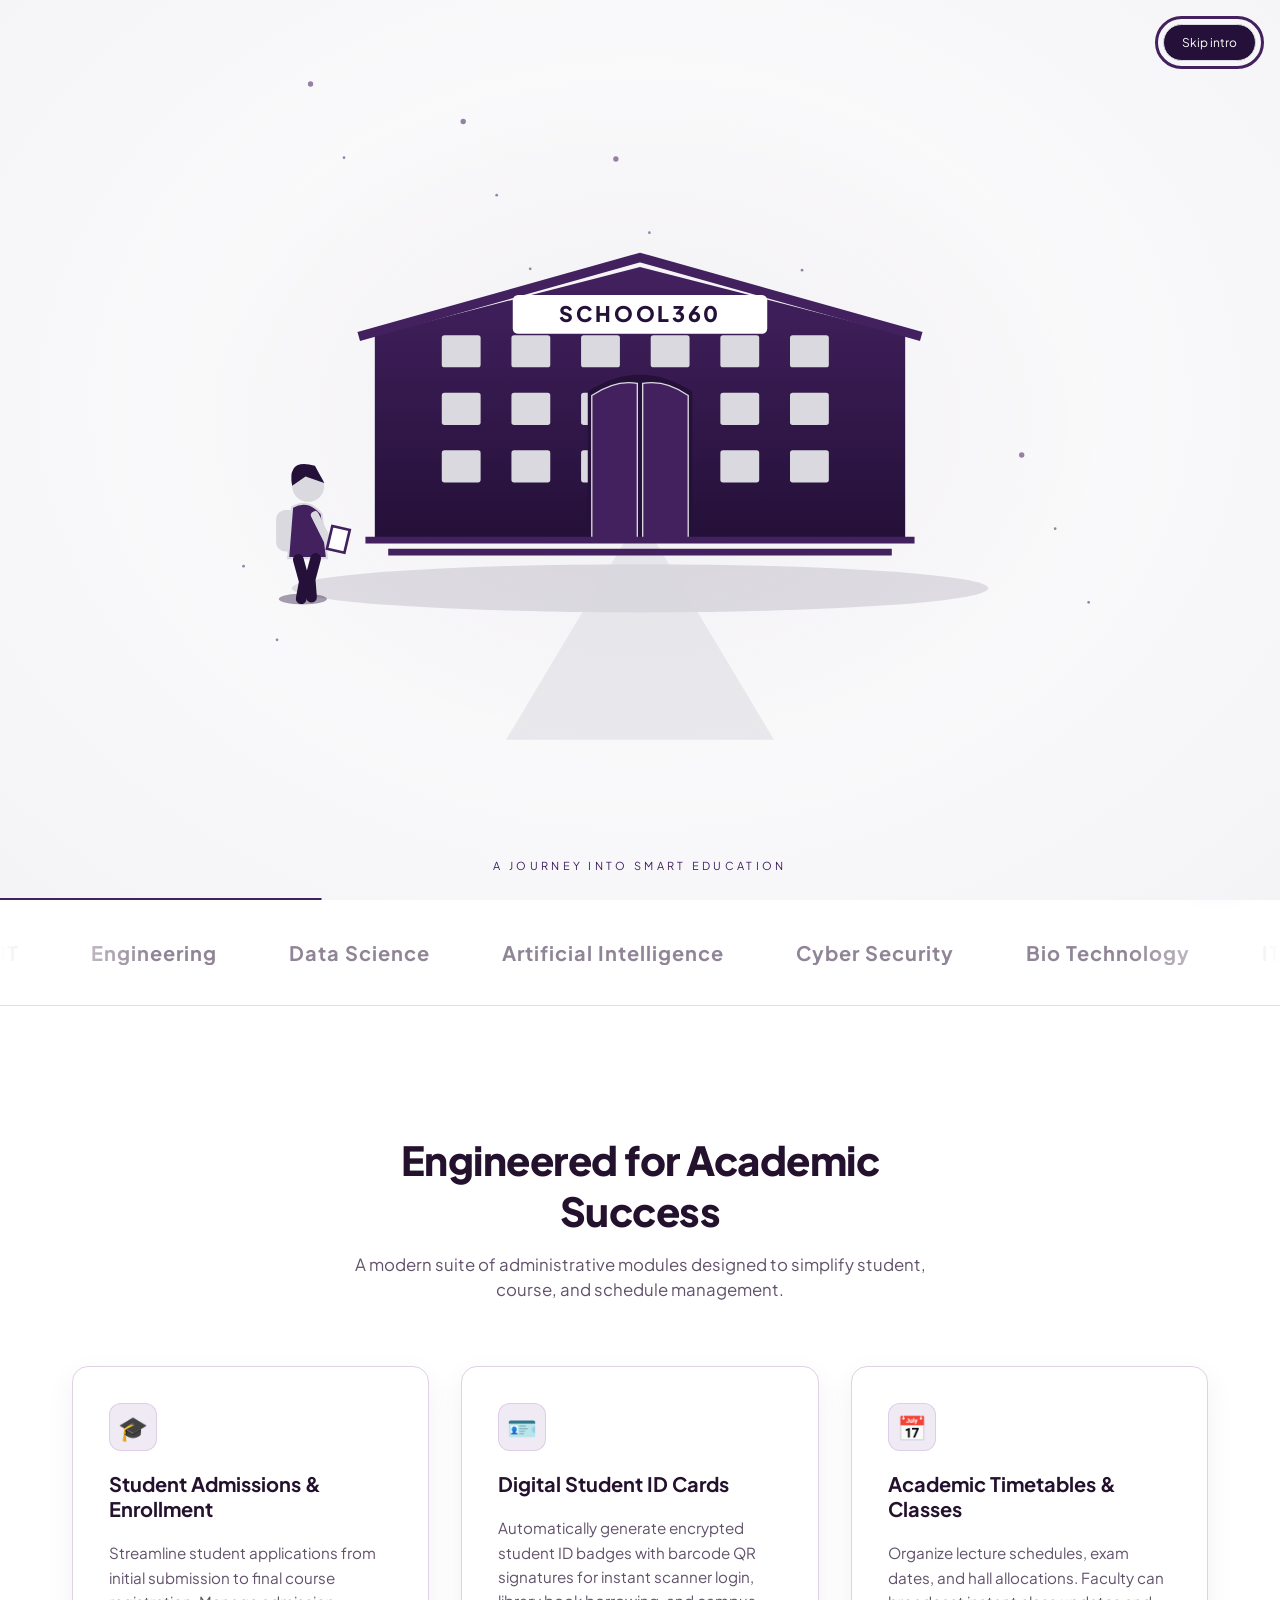
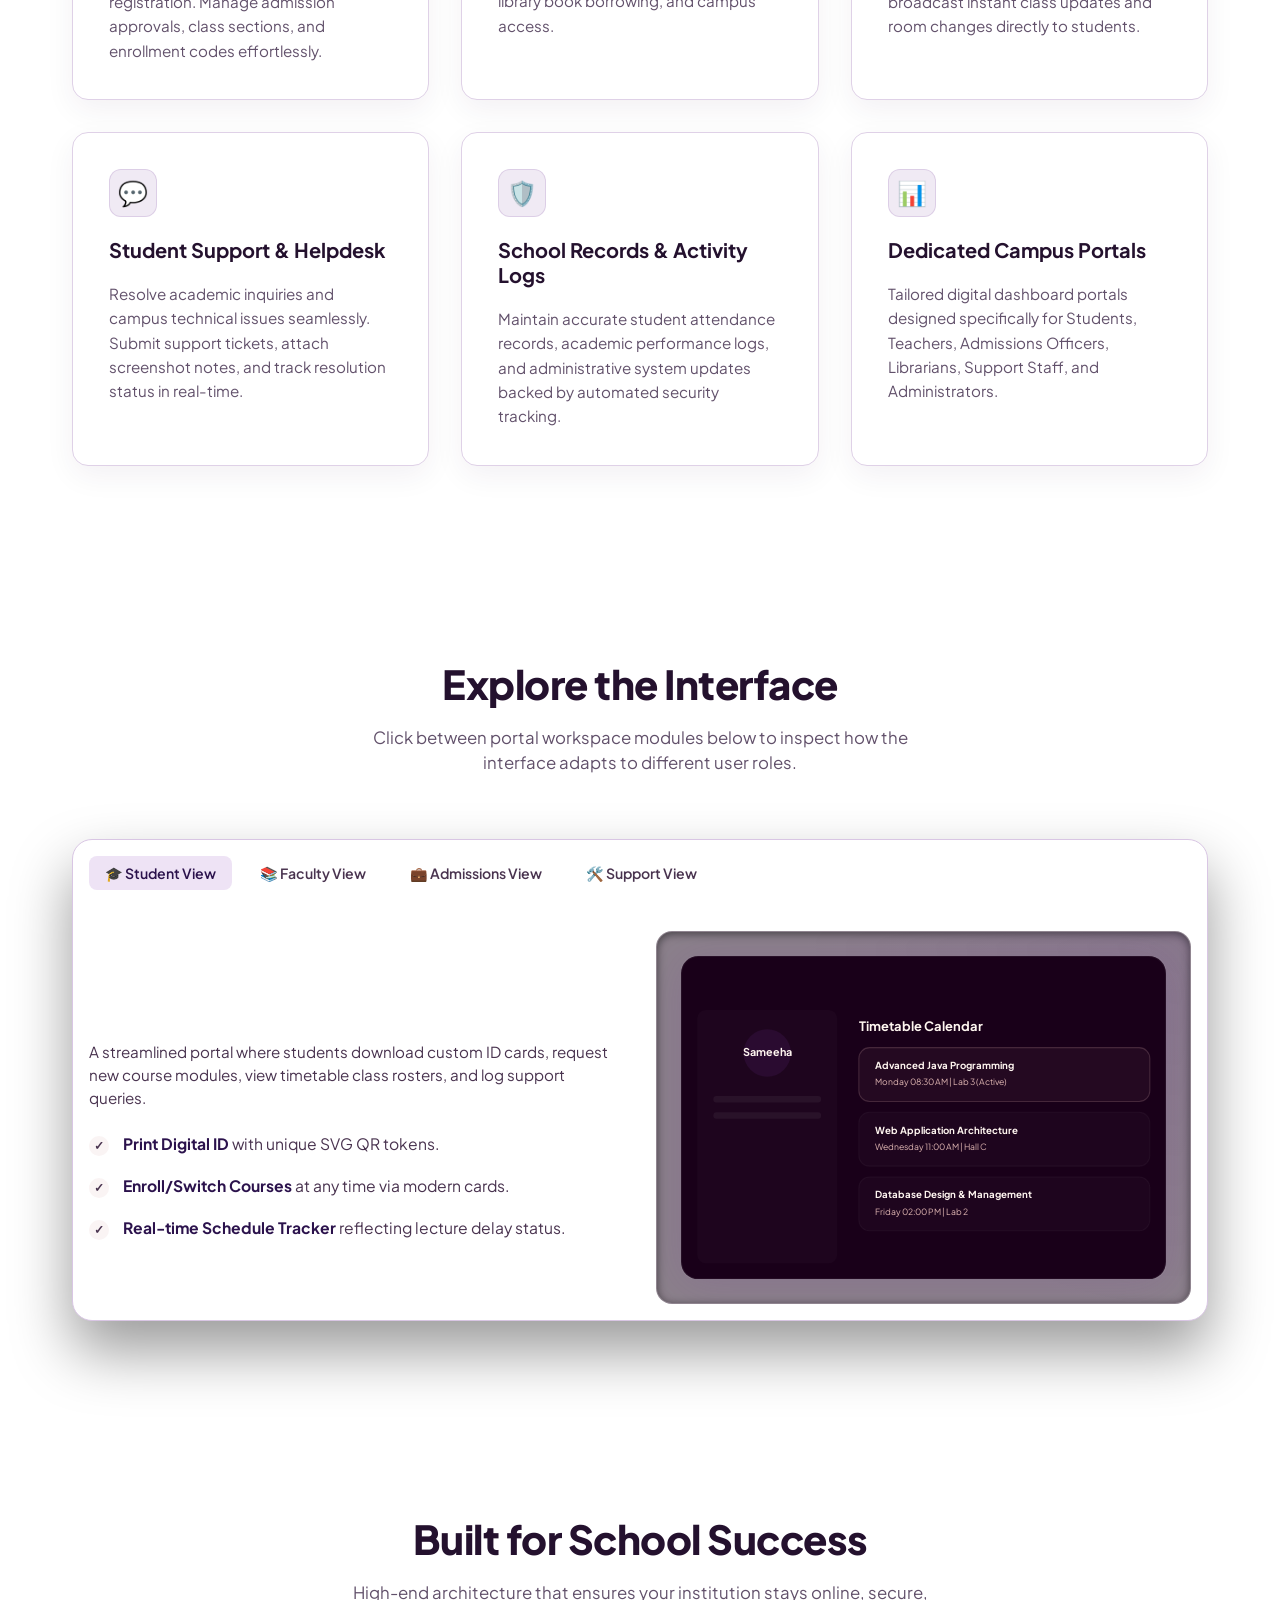
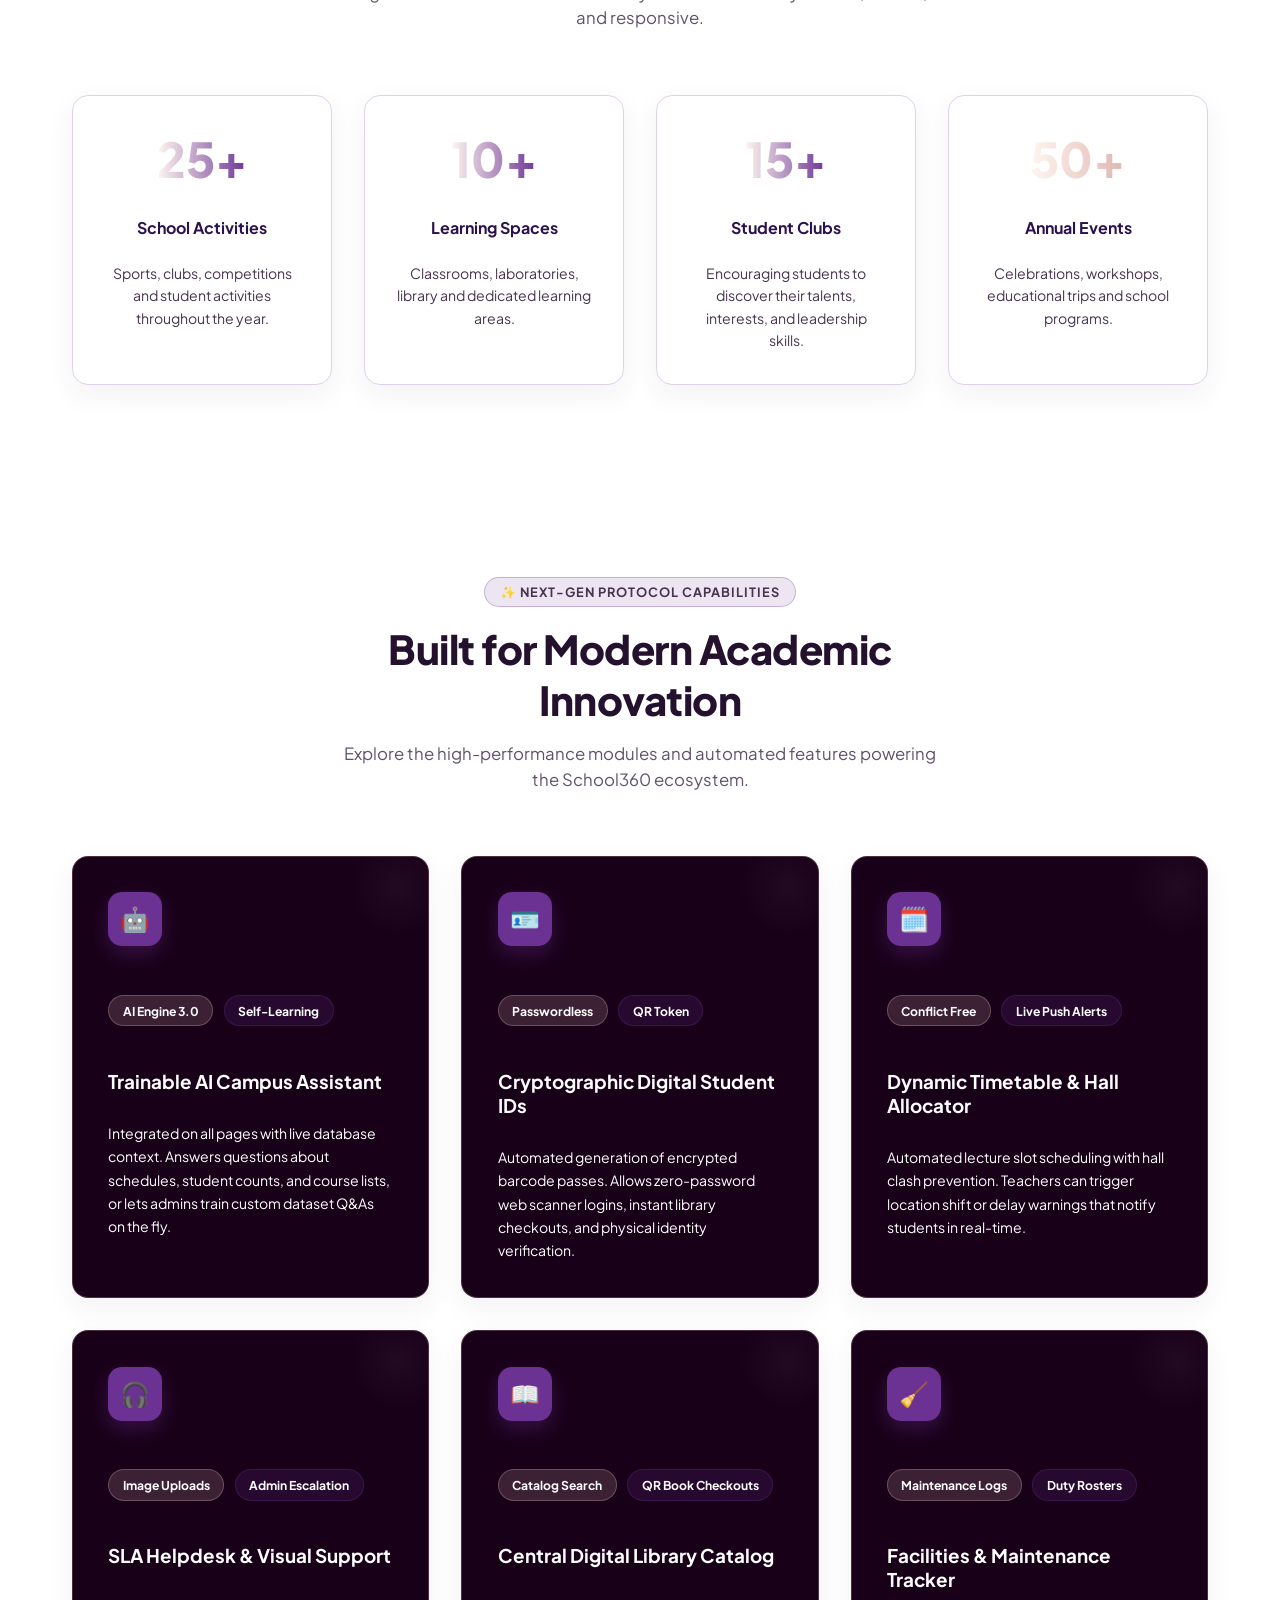
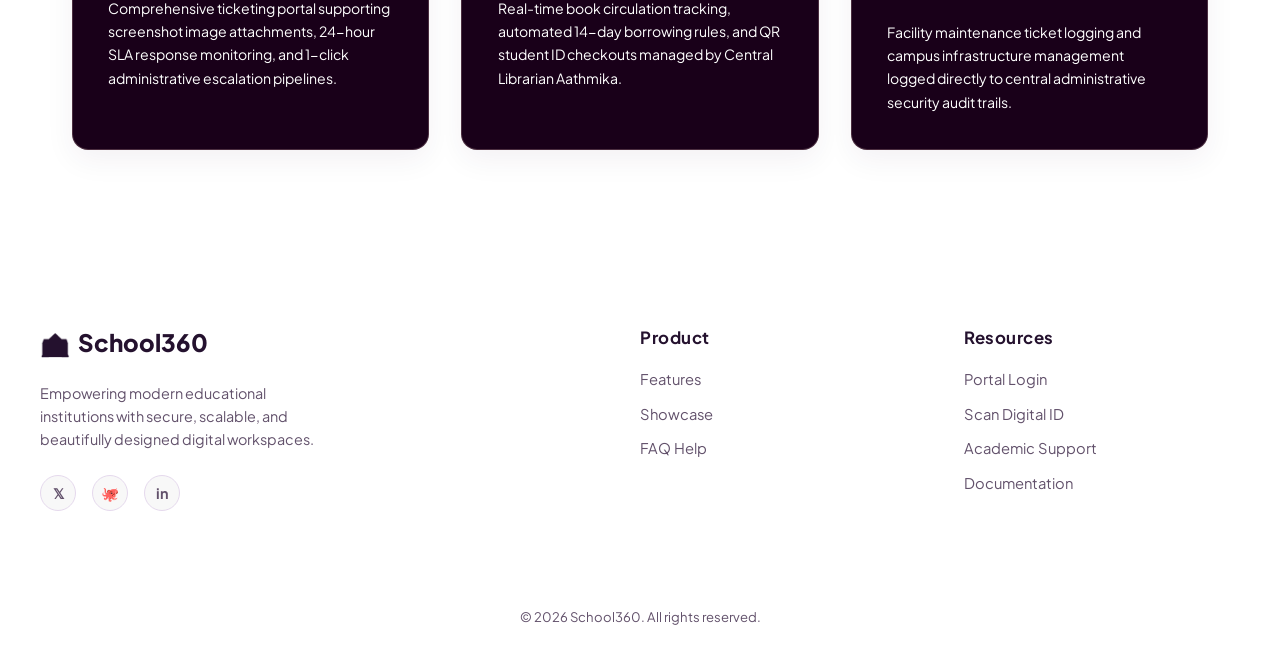
<file: target/classes/static/support.html>
<!DOCTYPE html>
<html lang="en">
<head>
    <meta charset="UTF-8">
    <meta name="viewport" content="width=device-width, initial-scale=1.0">
    <title>School360 - Support Dashboard</title>
    <link rel="stylesheet" href="css/styles.css?v=contrast-8">
    <script>
        (function() {
            var t = localStorage.getItem('theme') || 'dark';
            if (t === 'dark') {
                document.documentElement.classList.add('dark-theme');
                document.documentElement.setAttribute('data-theme', 'dark');
            } else {
                document.documentElement.classList.remove('dark-theme');
                document.documentElement.setAttribute('data-theme', 'light');
            }
        })();
    </script>
</head>
<body>
    <!-- Sidebar Navigation -->
    <nav class="sidebar">
        <div class="sidebar-brand">
            <span>🏫 School360</span>
        </div>
        <ul class="sidebar-menu">
            <li class="sidebar-item active" id="menu-tickets"><a href="#" onclick="switchTab('tickets')">🎫 Support Tickets</a></li>
            <li class="sidebar-item" id="menu-history"><a href="#" onclick="switchTab('history')">🕰️ Ticket History</a></li>
        </ul>
        <div class="sidebar-footer">
            <button class="btn btn-qr btn-block" onclick="logout()">🚪 Logout</button>
        </div>
    </nav>

    <!-- Main Workspace -->
    <main class="main-content">
        <header class="header-bar">
            <div class="header-title">
                <h2 id="welcome-message">Hello, Support Team</h2>
                <p>Track student inquiries, reply to support threads, and manage system ticket escalations.</p>
            </div>
            <div class="header-actions">
                <button class="theme-toggle" id="theme-toggle" onclick="toggleTheme(); return false;" title="Toggle Theme">🌙</button>
            </div>
        </header>

        <!-- Tab 1: Support Tickets -->
        <section id="tab-tickets" class="tab-content active">
            <div class="section-card">
                <div class="section-header">
                    <h3>Active Student Tickets</h3>
                    <div style="display:flex;gap:0.5rem;">
                        <input type="text" id="search-tickets" class="form-input" placeholder="Search tickets..." style="padding:0.4rem 0.8rem;width:200px;" oninput="filterTickets()">
                    </div>
                </div>

                <div class="table-container">
                    <table class="custom-table">
                        <thead>
                            <tr>
                                <th>Ticket ID</th>
                                <th>Student Name</th>
                                <th>Title Summary</th>
                                <th>Priority</th>
                                <th>Status</th>
                                <th>Created</th>
                                <th>Actions</th>
                            </tr>
                        </thead>
                        <tbody id="support-tickets-list">
                            <!-- Populated dynamically -->
                        </tbody>
                    </table>
                </div>
            </div>
        </section>

        <!-- Tab 2: Ticket History (RESOLVED/CLOSED) -->
        <section id="tab-history" class="tab-content" style="display:none;">
            <div class="section-card">
                <div class="section-header">
                    <h3>Resolved Archive</h3>
                </div>
                <div class="table-container">
                    <table class="custom-table">
                        <thead>
                            <tr>
                                <th>Ticket ID</th>
                                <th>Student Name</th>
                                <th>Title Summary</th>
                                <th>Priority</th>
                                <th>Status</th>
                                <th>Completed Date</th>
                                <th>Actions</th>
                            </tr>
                        </thead>
                        <tbody id="support-history-list">
                            <!-- Populated dynamically -->
                        </tbody>
                    </table>
                </div>
            </div>
        </section>
    </main>

    <!-- Reply Workspace Modal -->
    <div id="ticket-reply-modal" class="modal">
        <div class="modal-content" style="max-width: 600px;">
            <div class="modal-header">
                <h3 id="modal-ticket-title">Reply to Ticket</h3>
                <span style="cursor:pointer;font-size:1.5rem;" onclick="closeReplyModal()">✕</span>
            </div>

            <!-- Toolbar Actions -->
            <div style="margin-bottom:1.5rem;display:flex;gap:0.5rem;flex-wrap:wrap;background-color:var(--bg-primary);padding:0.75rem;border-radius:var(--border-radius-md);">
                <div style="display:flex;align-items:center;gap:0.25rem;">
                    <span style="font-size:0.8rem;font-weight:600;color:var(--text-secondary);">Priority:</span>
                    <select id="update-priority-select" class="form-input" style="padding:0.2rem 0.5rem;font-size:0.8rem;width:95px;" onchange="updateTicketPriority()">
                        <option value="LOW">LOW</option>
                        <option value="MEDIUM">MEDIUM</option>
                        <option value="HIGH">HIGH</option>
                    </select>
                </div>
                <div style="display:flex;align-items:center;gap:0.25rem;">
                    <span style="font-size:0.8rem;font-weight:600;color:var(--text-secondary);">Status:</span>
                    <select id="update-status-select" class="form-input" style="padding:0.2rem 0.5rem;font-size:0.8rem;width:120px;" onchange="updateTicketStatus()">
                        <option value="OPEN">OPEN</option>
                        <option value="PENDING">PENDING</option>
                        <option value="IN_PROGRESS">IN PROGRESS</option>
                        <option value="RESOLVED">RESOLVED</option>
                        <option value="CLOSED">CLOSED</option>
                    </select>
                </div>
                <button class="btn btn-qr" style="padding:0.35rem 0.65rem;font-size:0.8rem;margin:0;color:var(--warning);" onclick="escalateTicket()">⚠️ Escalate to Admin</button>
            </div>

            <div style="margin-bottom:1rem;">
                <h5 style="margin-bottom:0.25rem;font-weight:700;">Issue Description:</h5>
                <p id="modal-ticket-desc" style="padding:0.75rem;background-color:var(--bg-primary);border-radius:var(--border-radius-sm);font-size:0.88rem;color:var(--text-secondary);"></p>
            </div>
            
            <div class="ticket-chat-area">
                <div class="ticket-chat-messages" id="ticket-chat-messages">
                    <!-- Dynamic chat bubbles -->
                </div>
                <div style="display:flex;gap:0.4rem;margin-bottom:0.4rem;padding:0.5rem 0.75rem;background:var(--bg-primary);border-radius:var(--border-radius-sm);align-items:center;flex-wrap:wrap;">
                    <span style="font-size:0.75rem;font-weight:700;color:var(--text-muted);">Quick Request:</span>
                    <button class="btn btn-qr" style="padding:0.25rem 0.5rem;font-size:0.75rem;margin:0;" onclick="requestAttachmentTemplate()">📎 Request File Attachment</button>
                    <button class="btn btn-qr" style="padding:0.25rem 0.5rem;font-size:0.75rem;margin:0;" onclick="requestInfoTemplate()">ℹ️ Request Additional Details</button>
                    <label style="font-size:0.75rem;display:flex;align-items:center;gap:0.3rem;margin-left:auto;cursor:pointer;color:var(--text-secondary);">
                        <input type="checkbox" id="chk-request-file" checked> Notify Student (Push Alert)
                    </label>
                </div>
                <div class="ticket-chat-input-bar">
                    <input type="text" id="ticket-reply-msg" class="form-input" placeholder="Type reply or request details..." style="flex:1;" onkeydown="if(event.key==='Enter') sendTicketReply();">
                    <button class="btn btn-primary" onclick="sendTicketReply()">Send Reply</button>
                </div>
            </div>
        </div>
    </div>

    <script src="js/app.js?v=contrast-8"></script>
    <script>
        let ticketsList = [];
        let selectedTicketId = null;

        const oldCheckAuth = checkAuth;
        checkAuth = async function() {
            oldCheckAuth();
            if (currentUser && currentUser.role === 'SUPPORT') {
                document.getElementById('welcome-message').innerText = `Hello, ${currentUser.fullName}`;
                await loadTickets();
            }
        };

        function switchTab(tabId) {
            document.querySelectorAll('.tab-content').forEach(c => c.style.display = 'none');
            document.querySelectorAll('.sidebar-item').forEach(i => i.classList.remove('active'));
            
            document.getElementById(`tab-${tabId}`).style.display = 'block';
            document.getElementById(`menu-${tabId}`).classList.add('active');
        }

        async function loadTickets() {
            try {
                ticketsList = await apiCall('/support/tickets');
                renderTickets();
            } catch (err) {
                showToast("Failed to load tickets", err.message, "danger");
            }
        }

        function renderTickets() {
            const tbodyActive = document.getElementById('support-tickets-list');
            const tbodyHistory = document.getElementById('support-history-list');
            tbodyActive.innerHTML = '';
            tbodyHistory.innerHTML = '';

            const active = ticketsList.filter(t => t.status !== 'RESOLVED' && t.status !== 'CLOSED');
            const archive = ticketsList.filter(t => t.status === 'RESOLVED' || t.status === 'CLOSED');

            if (active.length === 0) {
                tbodyActive.innerHTML = '<tr><td colspan="7" style="text-align:center;color:var(--text-muted);">No active support requests.</td></tr>';
            } else {
                active.forEach(t => {
                    let badgeClass = 'badge-info';
                    if (t.status === 'PENDING') badgeClass = 'badge-warning';
                    if (t.status === 'IN_PROGRESS') badgeClass = 'badge-success';

                    tbodyActive.innerHTML += `
                        <tr>
                            <td>#${t.id}</td>
                            <td><strong>${t.studentName}</strong></td>
                            <td>
                                ${t.title}
                                ${t.escalationStatus === 'ESCALATED' ? '<span class="badge badge-danger" style="font-size:0.6rem;padding:1px 4px;margin-left:4px;">ESCALATED</span>' : ''}
                            </td>
                            <td><span class="badge ${t.priority === 'HIGH' ? 'badge-danger' : 'badge-info'}">${t.priority}</span></td>
                            <td><span class="badge ${badgeClass}">${t.status}</span></td>
                            <td>${t.createdDate}</td>
                            <td>
                                <button class="btn btn-primary" style="padding:0.35rem 0.7rem;font-size:0.8rem;" onclick="openReplyModal(${t.id})">Inspect & Reply</button>
                            </td>
                        </tr>
                    `;
                });
            }

            if (archive.length === 0) {
                tbodyHistory.innerHTML = '<tr><td colspan="7" style="text-align:center;color:var(--text-muted);">No archived tickets.</td></tr>';
            } else {
                archive.forEach(t => {
                    let badgeClass = t.status === 'RESOLVED' ? 'badge-success' : 'badge-danger';
                    tbodyHistory.innerHTML += `
                        <tr>
                            <td>#${t.id}</td>
                            <td><strong>${t.studentName}</strong></td>
                            <td>${t.title}</td>
                            <td><span class="badge ${t.priority === 'HIGH' ? 'badge-danger' : 'badge-info'}">${t.priority}</span></td>
                            <td><span class="badge ${badgeClass}">${t.status}</span></td>
                            <td>${t.createdDate}</td>
                            <td>
                                <button class="btn btn-danger" style="padding:0.3rem 0.65rem;font-size:0.78rem;" onclick="deleteTicket(${t.id})">🗑️ Delete</button>
                            </td>
                        </tr>
                    `;
                });
            }
        }

        function filterTickets() {
            const val = (document.getElementById('search-tickets')?.value || '').toLowerCase().trim();
            const tbody = document.getElementById('support-tickets-list');
            if (!tbody) return;
            const rows = tbody.getElementsByTagName('tr');

            for (let i = 0; i < rows.length; i++) {
                if (rows[i].cells && rows[i].cells.length === 1) continue;
                const rowText = (rows[i].textContent || rows[i].innerText || '').toLowerCase();
                rows[i].style.display = (!val || rowText.includes(val)) ? '' : 'none';
            }
        }

        async function openReplyModal(ticketId) {
            selectedTicketId = ticketId;
            const ticket = ticketsList.find(t => t.id === ticketId);
            if (!ticket) return;

            document.getElementById('modal-ticket-title').innerText = `Reply to Ticket #${ticket.id}: ${ticket.title}`;
            document.getElementById('modal-ticket-desc').innerText = ticket.description;
            
            document.getElementById('update-priority-select').value = ticket.priority;
            document.getElementById('update-status-select').value = ticket.status;

            await loadTicketReplies();
            document.getElementById('ticket-reply-modal').classList.add('active');
        }

        function closeReplyModal() {
            document.getElementById('ticket-reply-modal').classList.remove('active');
        }

        async function loadTicketReplies() {
            try {
                const replies = await apiCall(`/students/tickets/${selectedTicketId}/replies`);
                const container = document.getElementById('ticket-chat-messages');
                container.innerHTML = '';

                replies.forEach(r => {
                    const bubble = document.createElement('div');
                    bubble.className = `chat-bubble ${r.senderRole.toLowerCase()}`;
                    bubble.innerHTML = `
                        <strong>${r.senderName} (${r.senderRole})</strong>
                        <p style="margin-top:2px;">${r.message}</p>
                        ${r.attachmentName ? `<div style="margin-top:5px;font-size:0.75rem;background:rgba(255,246,240,0.2);padding:0.25rem 0.5rem;border-radius:4px;"><a href="${r.attachmentData}" download="${r.attachmentName}" style="color:inherit;text-decoration:underline;">📎 ${r.attachmentName}</a></div>` : ''}
                        <div class="meta">${r.createdDate}</div>
                    `;
                    container.appendChild(bubble);
                });
                container.scrollTop = container.scrollHeight;
            } catch (err) {
                console.error(err);
            }
        }

        async function sendTicketReply() {
            const input = document.getElementById('ticket-reply-msg');
            const message = input ? input.value.trim() : '';
            if (!message) {
                showToast("Validation Error", "Please enter a message before sending your reply.", "warning");
                input.focus();
                input.style.borderColor = "var(--danger)";
                setTimeout(() => {
                    input.style.borderColor = "";
                }, 2500);
                return;
            }

            const notifyStudent = document.getElementById('chk-request-file')?.checked;
            const isAttachmentReq = message.toLowerCase().includes('attach') || message.toLowerCase().includes('file') || message.toLowerCase().includes('photo') || message.toLowerCase().includes('screenshot');
            const isInfoReq       = message.toLowerCase().includes('detail') || message.toLowerCase().includes('info') || message.toLowerCase().includes('provide');

            try {
                await apiCall(`/support/tickets/${selectedTicketId}/reply`, 'POST', {
                    senderName: currentUser ? currentUser.fullName : 'Support Team',
                    message,
                    requestAttachment: (notifyStudent && isAttachmentReq) ? 'true' : 'false',
                    requestInfo: (notifyStudent && isInfoReq) ? 'true' : 'false'
                });
                input.value = '';
                showToast("Reply Sent", notifyStudent ? "Reply sent & Student notified of request." : "Reply recorded.", "success");
                await loadTicketReplies();
                await loadTickets();
            } catch (err) {
                showToast("Reply Failed", err.message, "danger");
            }
        }

        function requestAttachmentTemplate() {
            const input = document.getElementById('ticket-reply-msg');
            input.value = "Please attach a document, photo, or screenshot related to your issue so the support team can review it.";
            const chk = document.getElementById('chk-request-file');
            if (chk) chk.checked = true;
            input.focus();
        }

        function requestInfoTemplate() {
            const input = document.getElementById('ticket-reply-msg');
            input.value = "Please provide additional details regarding your request (such as exact date, module name, or error code).";
            const chk = document.getElementById('chk-request-file');
            if (chk) chk.checked = true;
            input.focus();
        }

        async function updateTicketPriority() {
            const priority = document.getElementById('update-priority-select').value;
            try {
                await apiCall(`/support/tickets/${selectedTicketId}/priority`, 'POST', { priority });
                showToast("Priority Updated", `Ticket priority changed to ${priority}`, "success");
                await loadTickets();
            } catch (err) {
                showToast("Priority Update Failed", err.message, "danger");
            }
        }

        async function updateTicketStatus() {
            const status = document.getElementById('update-status-select').value;
            try {
                await apiCall(`/support/tickets/${selectedTicketId}/status`, 'POST', { status });
                showToast("Status Updated", `Ticket status updated to ${status}`, "success");
                await loadTickets();
                
                // If resolving/closing, close modal
                if (status === 'RESOLVED' || status === 'CLOSED') {
                    closeReplyModal();
                }
            } catch (err) {
                showToast("Status Update Failed", err.message, "danger");
            }
        }

        async function escalateTicket() {
            if (!confirm("Escalate this support ticket directly to the System Administrator?")) return;
            try {
                await apiCall(`/support/tickets/${selectedTicketId}/escalate`, 'POST');
                showToast("Ticket Escalated", "Ticket flagged for Senior Administrative review.", "warning");
                closeReplyModal();
                await loadTickets();
            } catch (err) {
                showToast("Escalation Failed", err.message, "danger");
            }
        }

        async function deleteTicket(id) {
            if (!confirm(`Are you sure you want to delete Ticket #${id}?`)) return;
            try {
                try {
                    await apiCall(`/support/tickets/${id}`, 'DELETE');
                } catch(e1) {
                    await apiCall(`/support/tickets/${id}/delete`, 'POST');
                }
                showToast("Ticket Deleted", `Ticket #${id} has been permanently deleted.`, "success");
                await loadTickets();
            } catch (err) {
                let msg = err.message;
                if (msg.includes('404') || msg.includes('Not Found')) {
                    msg = 'Please restart your Spring Boot backend application server to load the new delete ticket endpoint.';
                }
                showToast("Delete Failed", msg, "danger");
            }
        }

        const oldSwitchTab = switchTab;
        switchTab = function(tabId) {
            oldSwitchTab(tabId);
            if (tabId === 'history') {
                loadTickets();
            }
        }
    </script>
</body>
</html>
</file>
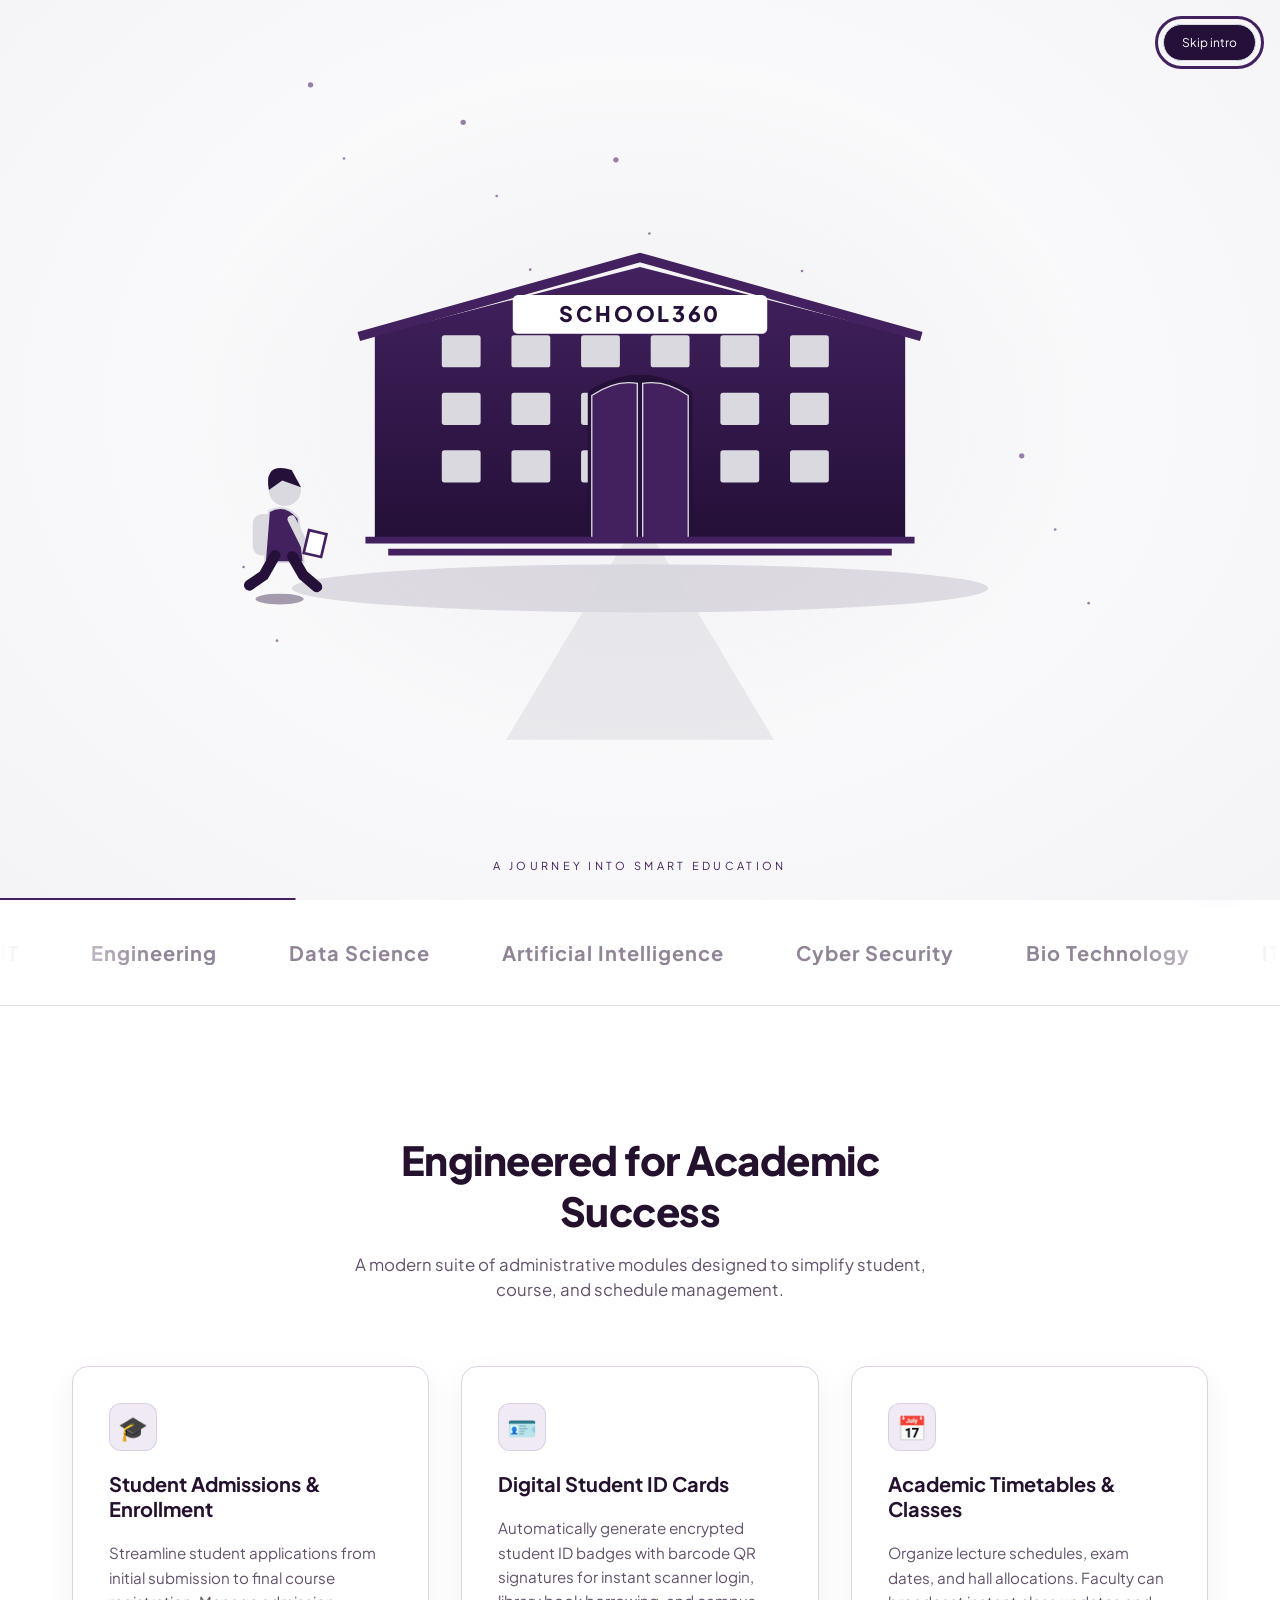
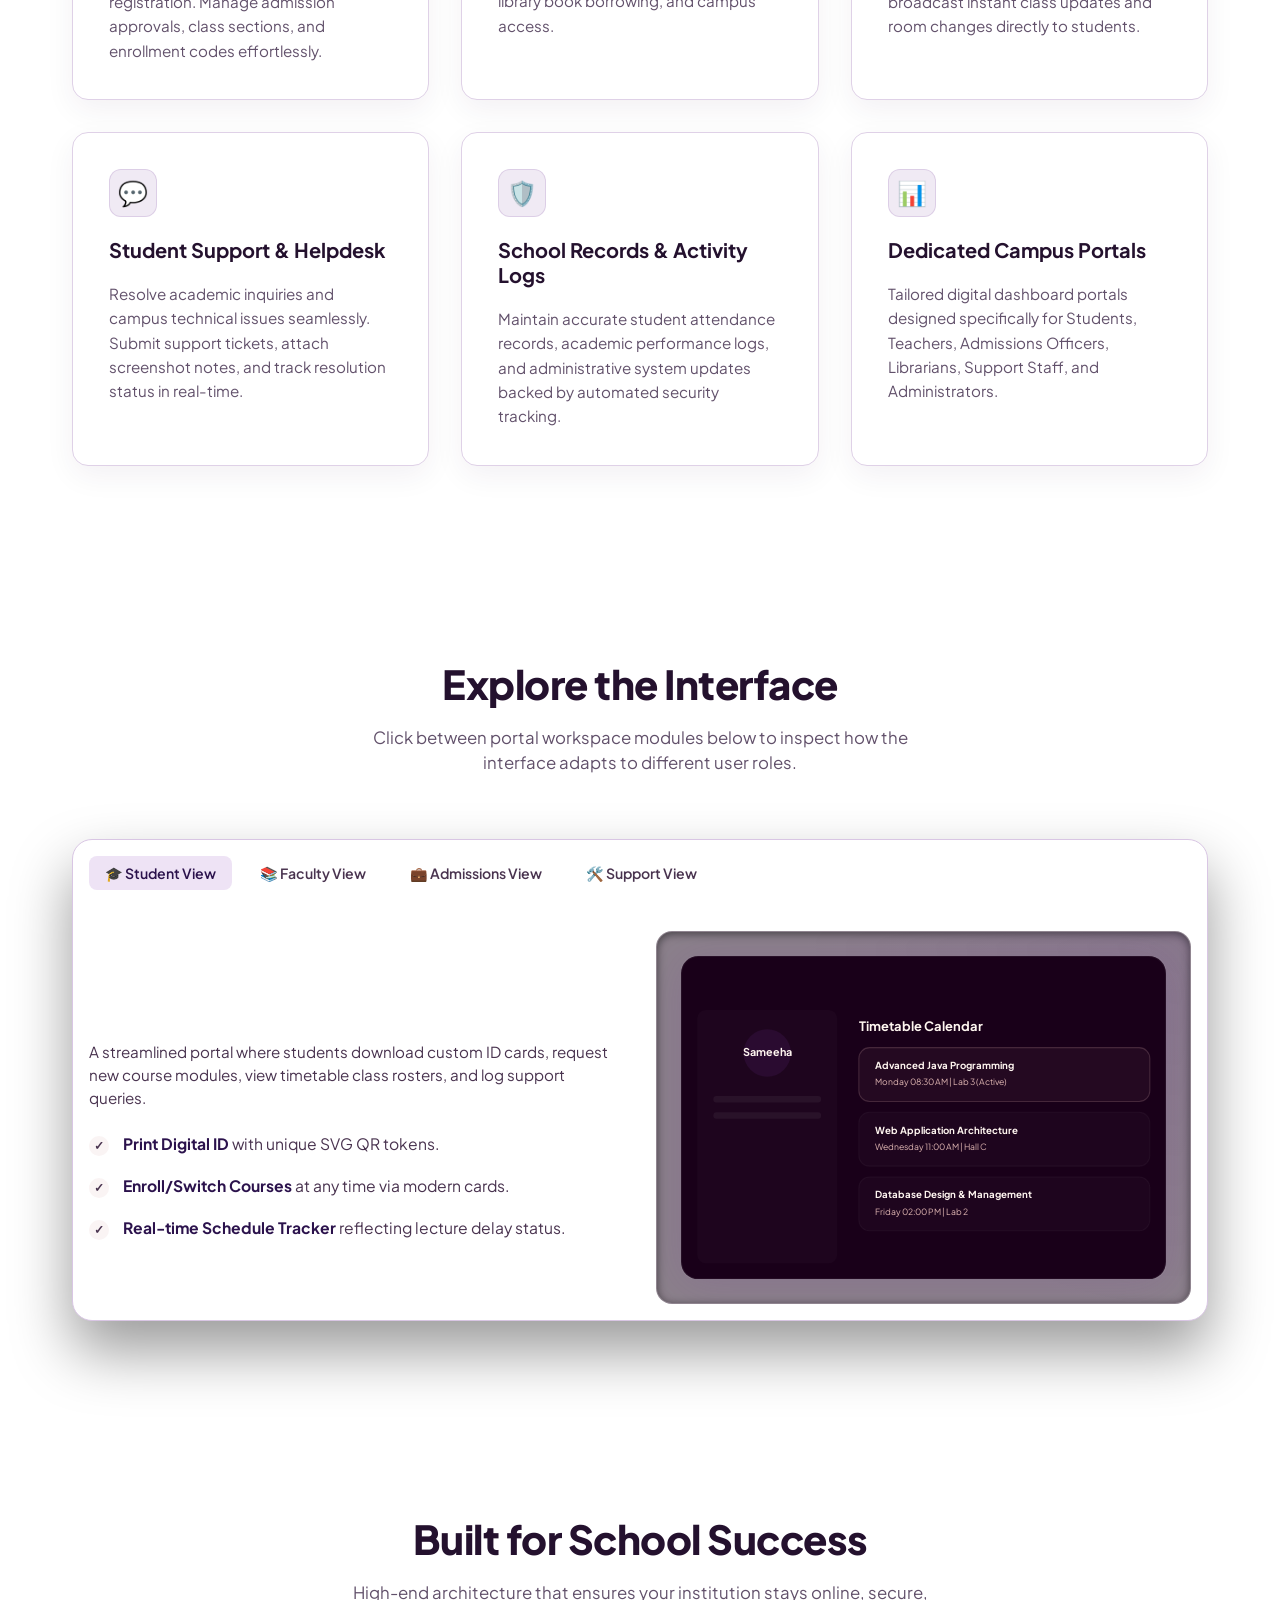
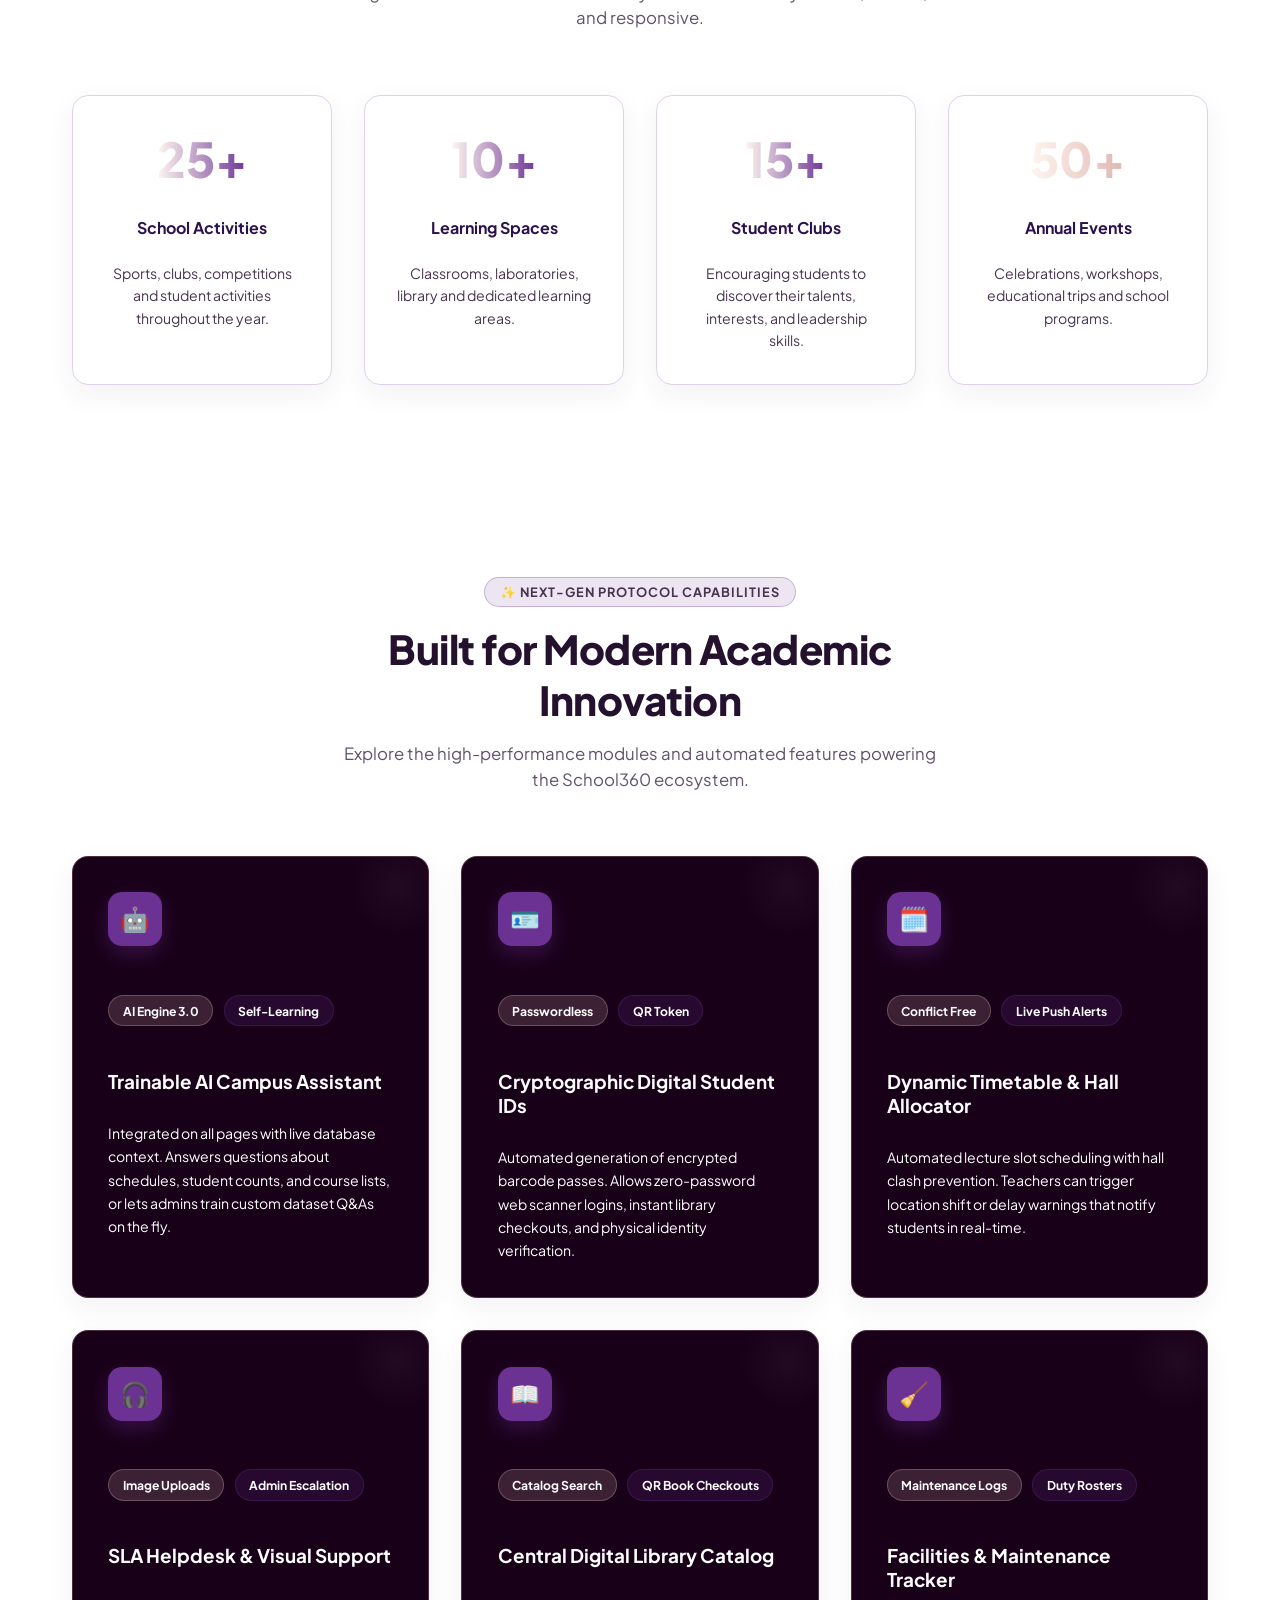
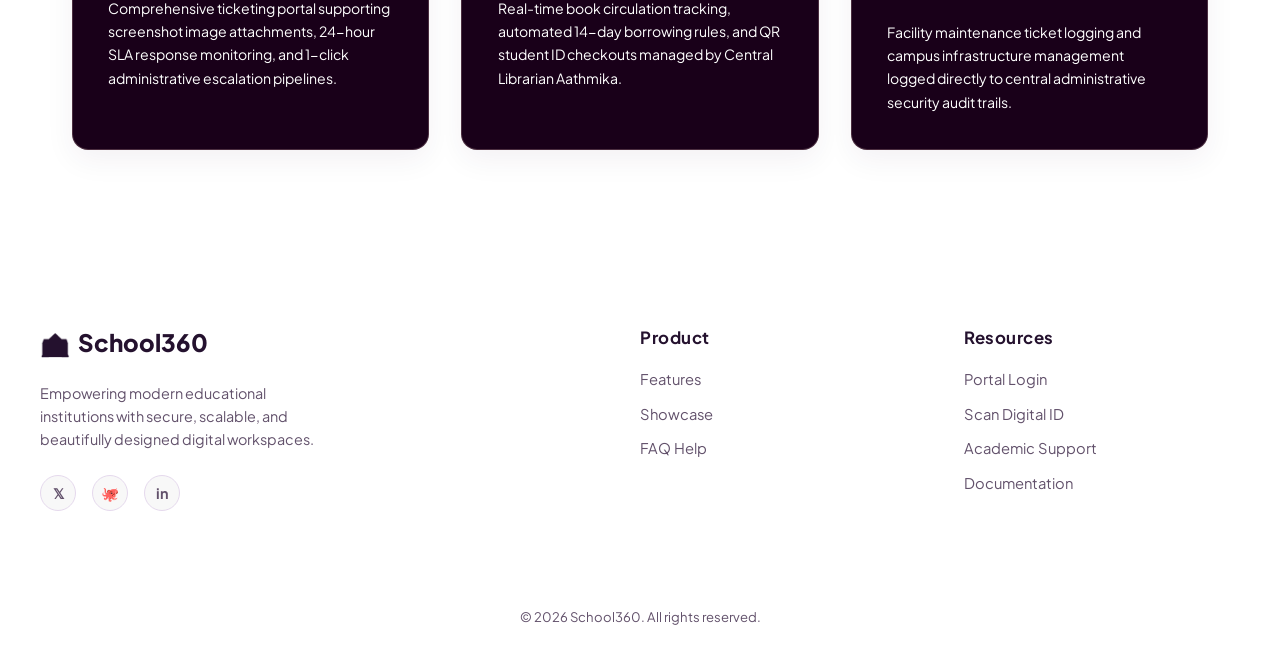
<file: target/classes/static/teacher.html>
<!DOCTYPE html>
<html lang="en">
<head>
    <meta charset="UTF-8">
    <meta name="viewport" content="width=device-width, initial-scale=1.0">
    <title>School360 - Teacher Dashboard</title>
    <link rel="stylesheet" href="css/styles.css?v=contrast-8">
    <script>
        (function() {
            var t = localStorage.getItem('theme') || 'dark';
            if (t === 'dark') {
                document.documentElement.classList.add('dark-theme');
                document.documentElement.setAttribute('data-theme', 'dark');
            } else {
                document.documentElement.classList.remove('dark-theme');
                document.documentElement.setAttribute('data-theme', 'light');
            }
        })();
    </script>
</head>
<body>
    <!-- Sidebar Navigation -->
    <nav class="sidebar">
        <div class="sidebar-brand">
            <span>🏫 School360</span>
        </div>
        <ul class="sidebar-menu">
            <li class="sidebar-item active" id="menu-modules"><a href="#" onclick="switchTab('modules')">📚 Adding Module</a></li>
            <li class="sidebar-item" id="menu-courses"><a href="#" onclick="switchTab('courses')">🏛️ Adding courses</a></li>

            <li class="sidebar-item" id="menu-exam-requests"><a href="#" onclick="switchTab('exam-requests')">📩 Reschedule Requests</a></li>
            <li class="sidebar-item" id="menu-batches"><a href="#" onclick="switchTab('batches')">🎓 Batch details</a></li>
            <li class="sidebar-item" id="menu-timetable"><a href="#" onclick="switchTab('timetable')">📅 Timetable Schedules</a></li>
            <li class="sidebar-item" id="menu-attendance"><a href="#" onclick="switchTab('attendance')">✔️ Class Attendance</a></li>
            <li class="sidebar-item" id="menu-roster"><a href="#" onclick="switchTab('roster')">👥 Enrolled Students</a></li>
            <li class="sidebar-item" id="menu-announcements"><a href="#" onclick="switchTab('announcements')">📢 Post Announcements</a></li>
        </ul>

        <div class="sidebar-footer">
            <button class="btn btn-qr btn-block" onclick="logout()">🚪 Logout</button>
        </div>
    </nav>

    <!-- Main Workspace -->
    <main class="main-content">
        <header class="header-bar">
            <div class="header-title">
                <h2 id="welcome-message">Hello, Teacher</h2>
                <p>Welcome to your lecturing, course planning, and student tracking workbench.</p>
            </div>
            <div class="header-actions">
                <button class="theme-toggle" id="theme-toggle" onclick="toggleTheme(); return false;" title="Toggle Theme">🌙</button>
            </div>
        </header>

        <!-- Tab 1: Module Manager -->
        <section id="tab-modules" class="tab-content active">
            <!-- Create Academic Module Section (Top) -->
            <div class="section-card" style="margin-bottom: 1.5rem;">
                <div class="section-header">
                    <h3 id="module-form-title">Create Academic Module</h3>
                </div>
                <form onsubmit="handleSaveModule(event)">
                    <input type="hidden" id="module-id">
                    <div style="display:grid;grid-template-columns:repeat(auto-fit, minmax(240px, 1fr));gap:1.2rem;margin-bottom:1.2rem;">
                        <div class="form-group" style="margin-bottom:0;">
                            <label class="form-label" for="module-name">Module Name</label>
                            <input type="text" id="module-name" class="form-input" placeholder="e.g. Advanced Programming in Java" required>
                        </div>
                        <div class="form-group" style="margin-bottom:0;">
                            <label class="form-label" for="module-code">Module Code</label>
                            <input type="text" id="module-code" class="form-input" placeholder="e.g. SE-302" required>
                        </div>
                        <div class="form-group" style="margin-bottom:0;">
                            <label class="form-label" for="module-course">Target Course</label>
                            <select id="module-course" class="form-input" required>
                                <!-- Populated dynamically -->
                            </select>
                        </div>
                    </div>

                    <div style="display:flex;gap:0.75rem;align-items:center;">
                        <button type="submit" class="btn btn-primary" id="btn-save-module" style="padding:0.75rem 2rem;">Save Module</button>
                        <button type="button" class="btn btn-qr" id="btn-cancel-edit-module" style="display:none;padding:0.75rem 1.5rem;" onclick="resetModuleForm()">Cancel</button>
                    </div>
                </form>
            </div>

            <!-- My Modules Section (After / Below) -->
            <div class="section-card">
                <div class="section-header" style="display:flex;justify-content:space-between;align-items:center;">
                    <h3>My Modules</h3>
                    <button type="button" class="btn btn-primary" style="padding:0.4rem 0.8rem;font-size:0.8rem;" onclick="switchTab('courses')">➕ Add New Course</button>
                </div>

                <div class="table-container">
                    <table class="custom-table">
                        <thead>
                            <tr>
                                <th>Code</th>
                                <th>Name</th>
                                <th>Course Reference</th>
                                <th>Actions</th>
                            </tr>
                        </thead>
                        <tbody id="teacher-modules-list">
                            <!-- Loaded dynamically -->
                        </tbody>
                    </table>
                </div>
            </div>
        </section>

        <!-- Tab 1.5: Course Manager -->
        <section id="tab-courses" class="tab-content" style="display:none;">
            <!-- Create Course Section (Top) -->
            <div class="section-card" style="margin-bottom: 1.5rem;">
                <div class="section-header">
                    <h3>Create New Course</h3>
                </div>
                <form onsubmit="handleCreateCourse(event)">
                    <div style="display:grid;grid-template-columns:repeat(auto-fit, minmax(240px, 1fr));gap:1.2rem;margin-bottom:1.2rem;">
                        <div class="form-group" style="margin-bottom:0;">
                            <label class="form-label" for="course-name">Course Title</label>
                            <input type="text" id="course-name" class="form-input" placeholder="e.g. Cloud Computing" oninput="validateCourseTitle(this, 'course-name-error')" required>
                            <span id="course-name-error" style="color:#6b3294;font-size:0.75rem;display:none;margin-top:0.25rem;">Course title must contain letters and spaces only (no numbers or symbols).</span>
                        </div>
                        <div class="form-group" style="margin-bottom:0;">
                            <label class="form-label" for="course-code">Course Code</label>
                            <input type="text" id="course-code" class="form-input" placeholder="e.g. CC-401" required>
                        </div>
                    </div>
                    <div class="form-group" style="margin-bottom:1.2rem;">
                        <label class="form-label" for="course-desc">Course Description</label>
                        <textarea id="course-desc" class="form-input" rows="2" placeholder="Brief outline of syllabus & requirements..."></textarea>
                    </div>
                    <button type="submit" class="btn btn-primary" style="padding:0.75rem 2rem;">➕ Create Course</button>
                </form>
            </div>

            <!-- Academic Course Catalog Section (Below) -->
            <div class="section-card">
                <div class="section-header">
                    <h3>Academic Course Catalog</h3>
                    <p style="color:var(--text-muted);font-size:0.85rem;">View existing academic programs and courses.</p>
                </div>
                <div class="table-container">
                    <table class="custom-table">
                        <thead>
                            <tr>
                                <th>Code</th>
                                <th>Course Title</th>
                                <th>Description</th>
                                <th>Actions</th>
                            </tr>
                        </thead>
                        <tbody id="teacher-courses-list">
                            <!-- Loaded dynamically -->
                        </tbody>
                    </table>
                </div>
            </div>
        </section>


        <!-- Tab 1.6: Timetable Reschedule Requests (Teacher -> Staff) -->
        <section id="tab-exam-requests" class="tab-content" style="display:none;">
            <!-- Request Timetable Reschedule Section (Upper / Top) -->
            <div class="section-card" style="margin-bottom: 1.5rem;">
                <div class="section-header">
                    <h3>Request Timetable Reschedule</h3>
                    <p style="color:var(--text-muted);font-size:0.85rem;">Submit a change request to Staff for exam or lecture schedule adjustment.</p>
                </div>
                <form onsubmit="handleSaveExamRequest(event)">
                    <div style="display:grid;grid-template-columns:repeat(auto-fit, minmax(280px, 1fr));gap:1.2rem;margin-bottom:1.2rem;">
                        <div class="form-group" style="margin-bottom:0;">
                            <label class="form-label" for="req-timetable-select">Select Schedule / Exam</label>
                            <select id="req-timetable-select" class="form-input" required>
                                <!-- Loaded dynamically -->
                            </select>
                        </div>
                        <div class="form-group" style="margin-bottom:0;">
                            <label class="form-label" for="req-proposed-date">Proposed New Date</label>
                            <input type="date" id="req-proposed-date" class="form-input" required>
                            <small style="color:var(--text-muted);font-size:0.75rem;">Cannot select past dates</small>
                        </div>
                    </div>
                    <div style="display:grid;grid-template-columns:1fr 1fr 1.5fr;gap:1.2rem;margin-bottom:1.2rem;">
                        <div class="form-group" style="margin-bottom:0;">
                            <label class="form-label" for="req-start-time">Proposed Start Time</label>
                            <input type="time" id="req-start-time" class="form-input" required>
                        </div>
                        <div class="form-group" style="margin-bottom:0;">
                            <label class="form-label" for="req-end-time">Proposed End Time</label>
                            <input type="time" id="req-end-time" class="form-input" required>
                        </div>
                        <div class="form-group" style="margin-bottom:0;">
                            <label class="form-label" for="req-proposed-venue">Proposed Room / Hall</label>
                            <input type="text" id="req-proposed-venue" class="form-input" placeholder="e.g. Lab Complex 3" required>
                        </div>
                    </div>
                    <div class="form-group" style="margin-bottom:1.5rem;">
                        <label class="form-label" for="req-reason">Reason for Reschedule</label>
                        <textarea id="req-reason" class="form-input" rows="3" placeholder="Explain why schedule needs modification..." required></textarea>
                    </div>
                    <button type="submit" class="btn btn-primary" style="padding:0.75rem 2rem;">📩 Send Request to Staff</button>
                </form>
            </div>

            <!-- My Reschedule Requests Section (Lower / Below) -->
            <div class="section-card">
                <div class="section-header">
                    <h3>My Reschedule Requests</h3>
                    <p style="color:var(--text-muted);font-size:0.85rem;">Track timetable change requests submitted to Administrative Staff.</p>
                </div>
                <div class="table-container">
                    <table class="custom-table">
                        <thead>
                            <tr>
                                <th>Exam / Subject</th>
                                <th>Current Date</th>
                                <th>Proposed Date & Time</th>
                                <th>Proposed Venue</th>
                                <th>Reason</th>
                                <th>Status</th>
                            </tr>
                        </thead>
                        <tbody id="teacher-requests-list">
                            <!-- Loaded dynamically -->
                        </tbody>
                    </table>
                </div>
            </div>
        </section>


        <!-- Tab 2: Timetable Schedules -->
        <section id="tab-timetable" class="tab-content" style="display:none;">
            <div class="dashboard-grid">
                <div>
                    <div class="section-card">
                        <div class="section-header">
                            <h3>Timetable Timings</h3>
                        </div>
                        <div class="table-container">
                            <table class="custom-table">
                                <thead>
                                    <tr>
                                        <th>Module</th>
                                        <th>Day</th>
                                        <th>Time</th>
                                        <th>Room</th>
                                        <th>Status</th>
                                        <th>Actions</th>
                                    </tr>
                                </thead>
                                <tbody id="teacher-timetable-list">
                                    <!-- Loaded dynamically -->
                                </tbody>
                            </table>
                        </div>
                    </div>
                </div>
                <div>
                    <div class="section-card">
                        <div class="section-header">
                            <h3 id="schedule-form-title">Schedule Next Class</h3>
                        </div>
                        <form onsubmit="handleSaveSchedule(event)">
                            <input type="hidden" id="schedule-id">
                            <div class="form-group">
                                <label class="form-label" for="schedule-module">Select Module</label>
                                <select id="schedule-module" class="form-input" required>
                                    <!-- Populated dynamically -->
                                </select>
                            </div>
                            <div class="form-group">
                                <label class="form-label" for="schedule-day">Day of Week</label>
                                <select id="schedule-day" class="form-input" required>
                                    <option value="Monday">Monday</option>
                                    <option value="Tuesday">Tuesday</option>
                                    <option value="Wednesday">Wednesday</option>
                                    <option value="Thursday">Thursday</option>
                                    <option value="Friday">Friday</option>
                                    <option value="Saturday">Saturday</option>
                                    <option value="Sunday">Sunday</option>
                                </select>
                            </div>
                            <div class="form-group" style="display:flex;gap:0.5rem;">
                                <div style="flex:1;">
                                    <label class="form-label" for="schedule-start">Start Time</label>
                                    <input type="time" id="schedule-start" class="form-input" required>
                                </div>
                                <div style="flex:1;">
                                    <label class="form-label" for="schedule-end">End Time</label>
                                    <input type="time" id="schedule-end" class="form-input" required>
                                </div>
                            </div>
                            <div class="form-group" style="margin-bottom: 2rem;">
                                <label class="form-label" for="schedule-room">Room / Location</label>
                                <input type="text" id="schedule-room" class="form-input" placeholder="e.g. Lab 3" required>
                            </div>
                            <button type="submit" class="btn btn-primary btn-block" id="btn-save-schedule">Create Schedule</button>
                            <button type="button" class="btn btn-qr btn-block" id="btn-cancel-edit-sched" style="display:none;margin-top:0.5rem;" onclick="resetScheduleForm()">Cancel</button>
                        </form>
                    </div>
                </div>
            </div>
        </section>


        <!-- Tab 3: Attendance -->
        <section id="tab-attendance" class="tab-content" style="display:none;">
            <div class="section-card">
                <div class="section-header">
                    <h3>Roster & Daily Attendance Logger</h3>
                </div>
                <div style="display:flex;gap:1rem;margin-bottom:1.5rem;align-items:flex-end;">
                    <div style="flex:1;">
                        <label class="form-label">Select Timetable Class Slot</label>
                        <select id="attendance-schedule-select" class="form-input" onchange="loadAttendanceSheet()">
                            <!-- Loaded dynamically -->
                        </select>
                    </div>
                    <div>
                        <label class="form-label">Date</label>
                        <input type="date" id="attendance-date" class="form-input" value="2026-07-26" onchange="loadAttendanceSheet()">
                    </div>
                </div>

                <div class="table-container">
                    <table class="custom-table" id="attendance-table">
                        <thead>
                            <tr>
                                <th>Student Name</th>
                                <th>Admission Number</th>
                                <th>Attendance status</th>
                            </tr>
                        </thead>
                        <tbody id="attendance-sheet-list">
                            <!-- Populated dynamically -->
                        </tbody>
                    </table>
                </div>
            </div>
        </section>

        <!-- Tab 4: Enrolled Students -->
        <section id="tab-roster" class="tab-content" style="display:none;">
            <div class="section-card">
                <div class="section-header">
                    <h3>Approved Student Roster (Module-wise)</h3>
                    <button class="btn btn-qr" onclick="exportTableToCSV('roster-table', 'students_roster.csv')">📥 Export Excel/CSV</button>
                </div>
                <div class="table-container">
                    <table class="custom-table" id="roster-table">
                        <thead>
                            <tr>
                                <th>Admission Number</th>
                                <th>Student Name</th>
                                <th>Course Reference</th>
                                <th>Class</th>
                                <th>Section</th>
                            </tr>
                        </thead>
                        <tbody id="teacher-roster-list">
                            <!-- Loaded dynamically -->
                        </tbody>
                    </table>
                </div>
            </div>
        </section>

        <!-- Tab 5: Post Announcements -->
        <section id="tab-announcements" class="tab-content" style="display:none;">
            <div class="section-card" style="max-width: 600px;">
                <div class="section-header">
                    <h3>Create Announcement Banner</h3>
                </div>
                <form onsubmit="handlePostAnnouncement(event)">
                    <div class="form-group">
                        <label class="form-label" for="announce-title">Notice Title</label>
                        <input type="text" id="announce-title" class="form-input" placeholder="e.g. Java Project Guidelines" required>
                    </div>
                    <div class="form-group" style="margin-bottom: 2rem;">
                        <label class="form-label" for="announce-content">Message Content</label>
                        <textarea id="announce-content" class="form-input" rows="5" placeholder="Post important messages..." required></textarea>
                    </div>
                    <button type="submit" class="btn btn-primary">Publish Announcement</button>
                </form>
            </div>
        </section>

        <!-- ═════════ TAB 6 · BATCH MANAGER ═════════ -->
        <section id="tab-batches" class="tab-content" style="display:none;">
            <style>
                .bm-toolbar{display:flex;align-items:center;justify-content:space-between;flex-wrap:wrap;gap:.75rem;margin-bottom:1.25rem}
                .batch-year-grid{display:grid;grid-template-columns:repeat(auto-fill,minmax(310px,1fr));gap:1.1rem}
                .batch-year-card{background:var(--bg-secondary);border:1px solid var(--border-color);border-radius:14px;overflow:hidden;box-shadow:var(--card-shadow);transition:transform .2s,box-shadow .2s}
                .batch-year-card:hover{transform:translateY(-2px);box-shadow:0 8px 28px rgba(0,0,0,.14)}
                .batch-year-hdr{display:flex;align-items:center;justify-content:space-between;padding:.85rem 1.1rem;background:linear-gradient(135deg,#6b3294 0%,#6b3294 100%);color:#fff}
                .batch-year-hdr-info h4{font-size:.92rem;font-weight:700;margin:0}
                .batch-year-hdr-info p{font-size:.71rem;opacity:.75;margin:.1rem 0 0}
                .by-actions{display:flex;gap:.35rem}
                .by-actions button{background:rgba(255,246,240,.18);border:1px solid rgba(255,246,240,.28);color:#fff;border-radius:6px;padding:.22rem .55rem;font-size:.72rem;cursor:pointer;transition:background .18s}
                .by-actions button:hover{background:rgba(255,246,240,.35)}
                .by-actions button.bdel:hover{background:rgba(107,50,148,.55)}
                .batch-sem-tabs{display:flex;border-bottom:1px solid var(--border-color)}
                .batch-sem-tab{flex:1;padding:.52rem;text-align:center;font-size:.78rem;font-weight:600;cursor:pointer;color:var(--text-muted);border:none;background:none;border-bottom:2px solid transparent;transition:all .2s}
                .batch-sem-tab.active{color:var(--primary);border-bottom-color:var(--primary)}
                .batch-sem-body{padding:.85rem}
                .bm-mod-row{display:flex;align-items:center;gap:.5rem;padding:.5rem .7rem;border-radius:8px;border:1px solid var(--border-color);background:var(--bg-tertiary);margin-bottom:.4rem}
                .bm-mod-info{flex:1;min-width:0}
                .bm-mod-info strong{font-size:.83rem;color:var(--text-primary);display:block}
                .bm-mod-info span{font-size:.71rem;color:var(--text-muted)}
                .bm-mod-btns{display:flex;gap:.28rem;flex-shrink:0}
                .bm-mod-btns button{padding:.22rem .5rem;font-size:.7rem;border-radius:5px;border:1px solid var(--border-color);cursor:pointer;background:var(--bg-secondary);color:var(--text-secondary);transition:all .15s;white-space:nowrap}
                .bm-mod-btns button:hover{border-color:var(--primary);color:var(--primary)}
                .bm-mod-btns .bdel{color:var(--danger)}
                .bm-mod-btns .bdel:hover{background:var(--danger);color:#fff;border-color:var(--danger)}
                .bm-empty{text-align:center;padding:.9rem;color:var(--text-muted);font-size:.8rem}
                .bm-overlay{display:none;position:fixed;inset:0;z-index:1200;background:rgba(0,0,0,.5);backdrop-filter:blur(4px);align-items:center;justify-content:center}
                .bm-overlay.open{display:flex}
                .bm-box{background:var(--bg-secondary);border-radius:16px;border:1px solid var(--border-color);padding:1.55rem;width:min(92vw,480px);max-height:90vh;overflow-y:auto;box-shadow:0 24px 64px rgba(0,0,0,.28);animation:bmPop .2s ease}
                @keyframes bmPop{from{opacity:0;transform:scale(.94) translateY(6px)}to{opacity:1;transform:scale(1) translateY(0)}}
                .bm-box-hdr{display:flex;align-items:center;justify-content:space-between;margin-bottom:1.2rem}
                .bm-box-hdr h3{font-size:.98rem;font-weight:700;color:var(--text-primary);margin:0}
                .bm-close{background:none;border:none;font-size:1.25rem;cursor:pointer;color:var(--text-muted);line-height:1;transition:color .18s}
                .bm-close:hover{color:var(--danger)}
                .bm-mat-row{display:flex;align-items:center;justify-content:space-between;padding:.42rem .65rem;border-radius:7px;background:var(--bg-tertiary);border:1px solid var(--border-color);margin-bottom:.38rem;font-size:.8rem;gap:.5rem}
                .bm-mat-row a{color:var(--primary);font-weight:600;text-decoration:none;overflow:hidden;text-overflow:ellipsis;white-space:nowrap;flex:1;min-width:0}
                .bm-mat-row button{color:var(--danger);background:none;border:none;cursor:pointer;padding:.1rem .35rem;font-size:.82rem;flex-shrink:0}
                .bm-add-mod-btn{width:100%;margin-top:.6rem;padding:.4rem;font-size:.78rem;border:1px dashed var(--border-color);border-radius:8px;background:none;color:var(--text-muted);cursor:pointer;transition:all .2s}
                .bm-add-mod-btn:hover{border-color:var(--primary);color:var(--primary);background:rgba(107,50,148,.06)}
            </style>

            <div class="section-card">
                <div class="bm-toolbar">
                    <div>
                        <h3 style="font-size:1.05rem;font-weight:700;color:var(--text-primary);margin:0">&#127891; Batch &amp; Semester Details</h3>
                        <p style="font-size:.8rem;color:var(--text-muted);margin:.15rem 0 0">Manage year batches &rarr; semesters &rarr; modules &rarr; course materials.</p>
                    </div>
                    <button class="btn btn-primary" onclick="openYearModal()">&#xFF0B; Add Year Batch</button>
                </div>
                <div class="batch-year-grid" id="bm-year-grid">
                    <p class="bm-empty" id="bm-no-batches" style="grid-column:1/-1">No batches yet. Click <strong>Add Year Batch</strong> to get started.</p>
                </div>
            </div>

        </section>

    </main>

    <!-- Lecture Status Update Modal -->
    <div id="lecture-status-modal" class="modal">
        <div class="modal-content">
            <div class="modal-header">
                <h3>Update Lecture Status</h3>
                <span style="cursor:pointer;font-size:1.5rem;" onclick="closeStatusModal()">✕</span>
            </div>
            <form onsubmit="handleSaveLectureStatus(event)">
                <input type="hidden" id="status-sched-id">
                <div class="form-group">
                    <label class="form-label">Active Status</label>
                    <select id="lecture-status-select" class="form-input">
                        <option value="ACTIVE">ACTIVE</option>
                        <option value="CANCELLED">CANCELLED</option>
                        <option value="DELAYED">DELAYED</option>
                    </select>
                </div>
                <div class="form-group" style="margin-bottom:2rem;">
                    <label class="form-label">Alert Message for Students</label>
                    <input type="text" id="lecture-status-msg" class="form-input" placeholder="e.g. Lecture begins at 09:30 AM today">
                </div>
                <button type="submit" class="btn btn-primary btn-block">Broadcast Update</button>
            </form>
        </div>
    </div>

    <!-- Lecture Materials Modal -->
    <div id="materials-modal" class="modal">
        <div class="modal-content">
            <div class="modal-header">
                <h3>Lecture Materials — <span id="materials-module-name"></span></h3>
                <span style="cursor:pointer;font-size:1.5rem;" onclick="closeMaterialsModal()">✕</span>
            </div>
            <input type="hidden" id="materials-module-id">
            <div id="materials-list" style="margin-bottom:1.25rem;max-height:220px;overflow-y:auto;">
                <!-- Populated dynamically -->
            </div>
            <form onsubmit="handleUploadMaterial(event)">
                <div class="form-group" style="margin-bottom:1.5rem;">
                    <label class="form-label" for="material-file">Upload New File</label>
                    <input type="file" id="material-file" class="form-input" required>
                </div>
                <button type="submit" class="btn btn-primary btn-block">📤 Upload Material</button>
            </form>
        </div>
    </div>

    <!-- Add Course Modal -->
    <div id="add-course-modal" class="modal">
        <div class="modal-content">
            <div class="modal-header">
                <h3>➕ Create New Academic Course</h3>
                <span style="cursor:pointer;font-size:1.5rem;" onclick="closeAddCourseModal()">✕</span>
            </div>
            <form onsubmit="handleQuickCreateCourse(event)">
                <div class="form-group">
                    <label class="form-label" for="modal-course-name">Course Title</label>
                    <input type="text" id="modal-course-name" class="form-input" placeholder="e.g. Cloud Computing" oninput="validateCourseTitle(this, 'modal-course-name-error')" required>
                    <span id="modal-course-name-error" style="color:#6b3294;font-size:0.75rem;display:none;margin-top:0.25rem;">Course title must contain letters and spaces only (no numbers or symbols).</span>
                </div>
                <div class="form-group">
                    <label class="form-label" for="modal-course-code">Course Code</label>
                    <input type="text" id="modal-course-code" class="form-input" placeholder="e.g. CC-401" required>
                </div>
                <div class="form-group" style="margin-bottom:1.5rem;">
                    <label class="form-label" for="modal-course-desc">Course Description</label>
                    <textarea id="modal-course-desc" class="form-input" rows="3" placeholder="Brief outline of syllabus & requirements..."></textarea>
                </div>
                <button type="submit" class="btn btn-primary btn-block">➕ Save &amp; Create Course</button>
            </form>
        </div>
    </div>

    <!-- Edit Course Modal -->
    <div id="edit-course-modal" class="modal">
        <div class="modal-content">
            <div class="modal-header">
                <h3>✏️ Edit Academic Course</h3>
                <span style="cursor:pointer;font-size:1.5rem;" onclick="closeEditCourseModal()">✕</span>
            </div>
            <form onsubmit="handleSaveEditCourse(event)">
                <input type="hidden" id="edit-course-id">
                <div class="form-group">
                    <label class="form-label" for="edit-course-name">Course Title</label>
                    <input type="text" id="edit-course-name" class="form-input" placeholder="e.g. Cloud Computing" oninput="validateCourseTitle(this, 'edit-course-name-error')" required>
                    <span id="edit-course-name-error" style="color:#6b3294;font-size:0.75rem;display:none;margin-top:0.25rem;">Course title must contain letters and spaces only (no numbers or symbols).</span>
                </div>
                <div class="form-group">
                    <label class="form-label" for="edit-course-code">Course Code</label>
                    <input type="text" id="edit-course-code" class="form-input" placeholder="e.g. CC-401" required>
                </div>
                <div class="form-group" style="margin-bottom:1.5rem;">
                    <label class="form-label" for="edit-course-desc">Course Description</label>
                    <textarea id="edit-course-desc" class="form-input" rows="3" placeholder="Brief outline of syllabus & requirements..."></textarea>
                </div>
                <button type="submit" class="btn btn-primary btn-block">💾 Save Changes</button>
            </form>
        </div>
    </div>

    <!-- Modal: Year Batch -->
    <div class="bm-overlay" id="bm-year-overlay">
        <div class="bm-box">
            <div class="bm-box-hdr">
                <h3 id="bm-year-title">Add Year Batch</h3>
                <button class="bm-close" onclick="closeYearModal()">&#10005;</button>
            </div>
            <input type="hidden" id="bm-year-id">
            <div class="form-group">
                <label class="form-label">Year Label *</label>
                <select id="bm-year-label" class="form-input">
                    <option value="Year 1">Year 1</option>
                    <option value="Year 2">Year 2</option>
                    <option value="Year 3">Year 3</option>
                    <option value="Year 4">Year 4</option>
                    <option value="Foundation">Foundation</option>
                </select>
            </div>
            <div class="form-group" style="margin-bottom:1.4rem">
                <label class="form-label">Batch Note (optional)</label>
                <input type="text" id="bm-year-note" class="form-input" placeholder="e.g. 2024-2025 Intake">
            </div>
            <button class="btn btn-primary btn-block" onclick="saveYearBatch()">Save Batch</button>
        </div>
    </div>

    <!-- Modal: Add Module to Semester -->
    <div class="bm-overlay" id="bm-mod-overlay">
        <div class="bm-box">
            <div class="bm-box-hdr">
                <h3 id="bm-mod-title">Add Module to Semester</h3>
                <button class="bm-close" onclick="closeBatchModModal()">&#10005;</button>
            </div>
            <input type="hidden" id="bm-mod-year-id">
            <input type="hidden" id="bm-mod-sem">
            <div class="form-group">
                <label class="form-label">Select Created Module *</label>
                <select id="bm-mod-select" class="form-input" onchange="handleBatchModuleSelectChange()">
                    <!-- Populated dynamically from teacherModules -->
                </select>
                <small style="color:var(--text-muted);font-size:0.75rem;margin-top:4px;display:block;">
                    Choose from modules created in the "My Modules" section.
                </small>
            </div>
            <div id="bm-mod-preview" style="display:none;background:var(--bg-tertiary);border-radius:8px;padding:0.75rem 1rem;margin-bottom:1.2rem;border:1px solid var(--border-color);">
                <div style="font-size:0.85rem;font-weight:700;color:var(--text-primary);" id="bm-mod-preview-name"></div>
                <div style="font-size:0.78rem;color:var(--text-muted);margin-top:0.2rem;" id="bm-mod-preview-code"></div>
                <div style="font-size:0.75rem;color:var(--primary);margin-top:0.35rem;" id="bm-mod-preview-course"></div>
            </div>
            <div id="bm-mod-no-mods-msg" style="display:none;padding:0.8rem;background:rgba(239,68,68,0.1);border:1px solid var(--danger);border-radius:8px;color:var(--danger);font-size:0.82rem;margin-bottom:1.2rem;">
                No modules found. Please create modules in the <strong>My Modules</strong> tab first.
            </div>
            <button id="bm-mod-submit-btn" class="btn btn-primary btn-block" onclick="saveBatchModule()">➕ Add Selected Module</button>
        </div>
    </div>

    <!-- Modal: Course Materials -->
    <div class="bm-overlay" id="bm-mat-overlay">
        <div class="bm-box">
            <div class="bm-box-hdr">
                <h3>&#128206; Materials &mdash; <span id="bm-mat-mod-label" style="color:var(--primary)"></span></h3>
                <button class="bm-close" onclick="closeBatchMatModal()">&#10005;</button>
            </div>
            <input type="hidden" id="bm-mat-year-id">
            <input type="hidden" id="bm-mat-sem">
            <input type="hidden" id="bm-mat-mod-id">
            <div id="bm-mat-list" style="margin-bottom:1rem;max-height:220px;overflow-y:auto"></div>
            <form onsubmit="handleBatchMatUpload(event)" style="border-top:1px solid var(--border-color);padding-top:1rem">
                <div class="form-group" style="margin-bottom:1rem">
                    <label class="form-label">Upload Course Material</label>
                    <input type="file" id="bm-mat-file" class="form-input" required>
                </div>
                <button type="submit" class="btn btn-primary btn-block">&#128228; Upload Material</button>
            </form>
        </div>
    </div>
        </section>

    </main>

    <script src="js/app.js?v=upload-fix-1"></script>
    <script>
        let teacherModules = [];
        let allCourses = [];
        let allSchedules = [];

        const oldCheckAuth = checkAuth;
        checkAuth = async function() {
            oldCheckAuth();
            if (currentUser && currentUser.role === 'TEACHER') {
                document.getElementById('welcome-message').innerText = `Hello, ${currentUser.fullName}`;
                await loadTeacherContext();
            }
        };

        function switchTab(tabId) {
            document.querySelectorAll('.tab-content').forEach(c => c.style.display = 'none');
            document.querySelectorAll('.sidebar-item').forEach(i => i.classList.remove('active'));
            
            document.getElementById(`tab-${tabId}`).style.display = 'block';
            document.getElementById(`menu-${tabId}`).classList.add('active');
        }

        async function loadTeacherContext() {
            try {
                await loadCourses();
                await loadModules();
                await loadSchedules();
                await loadRoster();
                await loadExamRescheduleRequests();
                await loadExamTimetablesForRequest();
                renderBatches();
            } catch (err) {
                showToast("Context Load Error", err.message, "danger");
            }
        }

        async function loadCourses() {
            try {
                allCourses = await apiCall('/teachers/courses');
                
                // Populate Module form dropdown
                const dropdown = document.getElementById('module-course');
                if (dropdown) {
                    dropdown.innerHTML = '';
                    allCourses.forEach(c => {
                        dropdown.innerHTML += `<option value="${c.id}">${c.name} (${c.code})</option>`;
                    });
                }

                // Render Courses table
                const tbody = document.getElementById('teacher-courses-list');
                if (tbody) {
                    tbody.innerHTML = '';
                    if (allCourses.length === 0) {
                        tbody.innerHTML = '<tr><td colspan="4" style="text-align:center;color:var(--text-muted);">No academic courses available. Create one using the form.</td></tr>';
                    } else {
                        allCourses.forEach(c => {
                            tbody.innerHTML += `
                                <tr>
                                    <td><strong>${c.code}</strong></td>
                                    <td>${c.name}</td>
                                    <td>${c.description || '—'}</td>
                                    <td>
                                        <div style="display:flex;gap:0.4rem;">
                                            <button class="btn btn-qr" style="padding:0.3rem 0.6rem;font-size:0.8rem;" onclick="openEditCourseModal(${c.id})">Edit</button>
                                            <button class="btn btn-qr" style="padding:0.3rem 0.6rem;font-size:0.8rem;color:var(--danger);" onclick="deleteTeacherCourse(${c.id})">Delete</button>
                                        </div>
                                    </td>
                                </tr>
                            `;
                        });
                    }
                }
            } catch (err) {
                console.error("Error loading courses:", err);
            }
        }


        function validateCourseTitle(input, errorId) {
            const errorEl = document.getElementById(errorId);
            if (errorEl) errorEl.style.display = 'none';
            if (input) input.style.borderColor = '';
            return true;
        }

        async function handleCreateCourse(event) {
            event.preventDefault();
            const nameInput = document.getElementById('course-name');
            const name = nameInput.value.trim();
            const code = document.getElementById('course-code').value.trim();
            const description = document.getElementById('course-desc').value.trim();

            if (!name || !code) {
                showToast("Validation Error", "Course title and code are required.", "danger");
                return;
            }

            try {
                await apiCall('/teachers/courses', 'POST', { name, code, description });
                showToast("Course Created", `Course '${name}' created successfully.`, "success");
                nameInput.value = '';
                document.getElementById('course-code').value = '';
                document.getElementById('course-desc').value = '';
                await loadCourses();
            } catch (err) {
                showToast("Creation Failed", err.message, "danger");
            }
        }

        function openAddCourseModal() {
            const nameInput = document.getElementById('modal-course-name');
            if (nameInput) nameInput.value = '';
            const codeInput = document.getElementById('modal-course-code');
            if (codeInput) codeInput.value = '';
            const descInput = document.getElementById('modal-course-desc');
            if (descInput) descInput.value = '';
            const modal = document.getElementById('add-course-modal');
            if (modal) modal.classList.add('active');
        }

        function closeAddCourseModal() {
            const modal = document.getElementById('add-course-modal');
            if (modal) modal.classList.remove('active');
        }

        async function handleQuickCreateCourse(event) {
            event.preventDefault();
            const nameInput = document.getElementById('modal-course-name');
            const name = nameInput.value.trim();
            const code = document.getElementById('modal-course-code').value.trim();
            const description = document.getElementById('modal-course-desc').value.trim();

            if (!name || !code) {
                showToast("Validation Error", "Course title and code are required.", "danger");
                return;
            }

            try {
                const newCourse = await apiCall('/teachers/courses', 'POST', { name, code, description });
                showToast("Course Created", `Course '${name}' created successfully.`, "success");
                closeAddCourseModal();
                await loadCourses();
                const modSelect = document.getElementById('module-course');
                if (modSelect && newCourse) modSelect.value = newCourse.id;
            } catch (err) {
                showToast("Creation Failed", err.message, "danger");
            }
        }

        function openEditCourseModal(courseId) {
            const course = allCourses.find(c => c.id == courseId);
            if (!course) {
                console.error("Course not found in allCourses array for ID:", courseId);
                return;
            }
            const idElem = document.getElementById('edit-course-id');
            if (idElem) idElem.value = course.id;
            const nameElem = document.getElementById('edit-course-name');
            if (nameElem) nameElem.value = course.name;
            const codeElem = document.getElementById('edit-course-code');
            if (codeElem) codeElem.value = course.code;
            const descElem = document.getElementById('edit-course-desc');
            if (descElem) descElem.value = course.description || '';
            
            const modal = document.getElementById('edit-course-modal');
            if (modal) modal.classList.add('active');
        }

        function closeEditCourseModal() {
            const modal = document.getElementById('edit-course-modal');
            if (modal) modal.classList.remove('active');
        }

        async function handleSaveEditCourse(event) {
            event.preventDefault();
            const id = document.getElementById('edit-course-id').value;
            const nameInput = document.getElementById('edit-course-name');
            const name = nameInput.value.trim();
            const code = document.getElementById('edit-course-code').value.trim();
            const description = document.getElementById('edit-course-desc').value.trim();

            if (!name || !code) {
                showToast("Validation Error", "Course title and code are required.", "danger");
                return;
            }

            try {
                await apiCall(`/teachers/courses/${id}`, 'PUT', { name, code, description });
                showToast("Course Updated", "Course details updated successfully.", "success");
                closeEditCourseModal();
                await loadCourses();
            } catch (err) {
                showToast("Update Failed", err.message, "danger");
            }
        }

        async function deleteTeacherCourse(courseId) {
            if (!confirm("Are you sure you want to delete this course?")) return;
            try {
                await apiCall(`/teachers/courses/${courseId}`, 'DELETE');
                showToast("Course Deleted", "Course deleted successfully.", "success");
                await loadCourses();
            } catch (err) {
                showToast("Delete Failed", err.message, "danger");
            }
        }


        function preselectAssignCourse(courseId) {
            document.getElementById('assign-course-select').value = courseId;
            switchTab('courses');
            showToast("Course Selected", "Select a student below to assign to this course.", "info");
        }

        async function handleAssignCourse(event) {
            event.preventDefault();
            const studentId = parseInt(document.getElementById('assign-student-select').value);
            const courseId = parseInt(document.getElementById('assign-course-select').value);

            if (!studentId || !courseId) {
                showToast("Selection Error", "Please select both a student and a course.", "danger");
                return;
            }

            try {
                await apiCall('/teachers/assign-course', 'POST', { studentId, courseId });
                showToast("Course Assigned", "Student successfully assigned to course.", "success");
                await loadRoster();
            } catch (err) {
                showToast("Assignment Failed", err.message, "danger");
            }
        }

        async function loadExamRescheduleRequests() {
            try {
                const requests = await apiCall(`/teachers/${currentUser.id}/timetable-change-requests`);
                const tbody = document.getElementById('teacher-requests-list');
                if (!tbody) return;
                tbody.innerHTML = '';

                if (requests.length === 0) {
                    tbody.innerHTML = '<tr><td colspan="6" style="text-align:center;color:var(--text-muted);">No timetable reschedule requests submitted yet.</td></tr>';
                    return;
                }

                requests.forEach(r => {
                    let badge = `<span class="badge badge-warning">PENDING</span>`;
                    if (r.status === 'APPROVED') badge = `<span class="badge badge-success">APPROVED</span>`;
                    if (r.status === 'REJECTED') badge = `<span class="badge badge-danger">REJECTED</span>`;

                    tbody.innerHTML += `
                        <tr>
                            <td><strong>${r.examTitle || 'Schedule'}</strong><br><small style="color:var(--text-muted);">${r.subject || ''}</small></td>
                            <td>${r.currentDate || '—'}</td>
                            <td>${r.proposedDate} (${r.proposedStartTime} - ${r.proposedEndTime})</td>
                            <td>${r.proposedVenue}</td>
                            <td>${r.reason}</td>
                            <td>
                                ${badge}
                                ${r.staffRemarks ? `<p style="font-size:0.75rem;color:var(--text-muted);margin-top:2px;">Staff: ${r.staffRemarks}</p>` : ''}
                            </td>
                        </tr>
                    `;
                });
            } catch (err) {
                console.error("Error loading reschedule requests:", err);
            }
        }

        async function loadExamTimetablesForRequest() {
            try {
                const timetables = await apiCall('/teachers/exam-timetables');
                const reqSelect = document.getElementById('req-timetable-select');
                if (!reqSelect) return;
                reqSelect.innerHTML = '<option value="">-- Select Exam Timetable --</option>';

                timetables.forEach(t => {
                    reqSelect.innerHTML += `<option value="${t.id}">${t.examTitle} - ${t.subject} (${t.examDate} @ ${t.venue})</option>`;
                });
                const dateInp = document.getElementById('req-proposed-date');
                if (dateInp) {
                    dateInp.min = new Date().toISOString().split('T')[0];
                }
            } catch (err) {
                console.error("Error loading exam timetables for request:", err);
            }
        }

        async function handleSaveExamRequest(event) {
            event.preventDefault();
            const timetableId = parseInt(document.getElementById('req-timetable-select').value);
            const proposedDate = document.getElementById('req-proposed-date').value;
            const proposedStartTime = document.getElementById('req-start-time').value;
            const proposedEndTime = document.getElementById('req-end-time').value;
            const proposedVenue = document.getElementById('req-proposed-venue').value.trim();
            const reason = document.getElementById('req-reason').value.trim();

            if (!timetableId || !proposedDate || !proposedStartTime || !proposedEndTime || !proposedVenue || !reason) {
                showToast("Validation Error", "All fields are required.", "danger");
                return;
            }

            // Date validation: do not allow past dates
            const todayStr = new Date().toISOString().split('T')[0];
            if (proposedDate < todayStr) {
                showToast("Validation Error", "Proposed date cannot be in the past. Please select today or a future date.", "warning");
                document.getElementById('req-proposed-date').focus();
                return;
            }

            // Time validation: proposed end time must be after start time
            if (proposedStartTime >= proposedEndTime) {
                showToast("Validation Error", "Proposed end time must be after the proposed start time.", "warning");
                document.getElementById('req-end-time').focus();
                return;
            }

            // If proposed date is today, start time must not have already passed
            if (proposedDate === todayStr) {
                const now = new Date();
                const curHours = String(now.getHours()).padStart(2, '0');
                const curMins = String(now.getMinutes()).padStart(2, '0');
                const curTimeStr = `${curHours}:${curMins}`;
                if (proposedStartTime <= curTimeStr) {
                    showToast("Validation Error", "Proposed start time cannot be in the past for today.", "warning");
                    document.getElementById('req-start-time').focus();
                    return;
                }
            }

            try {
                await apiCall('/teachers/timetable-change-request', 'POST', {
                    timetableId,
                    teacherId: currentUser.id,
                    teacherName: currentUser.fullName,
                    proposedDate,
                    proposedStartTime,
                    proposedEndTime,
                    proposedVenue,
                    reason
                });
                showToast("Request Submitted", "Timetable change request sent to Administrative Staff for review.", "success");
                document.getElementById('req-timetable-select').value = '';
                document.getElementById('req-proposed-date').value = '';
                document.getElementById('req-start-time').value = '';
                document.getElementById('req-end-time').value = '';
                document.getElementById('req-proposed-venue').value = '';
                document.getElementById('req-reason').value = '';
                await loadExamRescheduleRequests();
            } catch (err) {
                showToast("Submission Failed", err.message, "danger");
            }
        }


        async function loadModules() {
            try {
                teacherModules = await apiCall(`/teachers/${currentUser.id}/modules`);
                const tbody = document.getElementById('teacher-modules-list');
                tbody.innerHTML = '';

                // Populate select inputs in timetable scheduling form
                const schedSelect = document.getElementById('schedule-module');
                schedSelect.innerHTML = '';

                teacherModules.forEach(m => {
                    const cRef = allCourses.find(c => c.id === m.courseId);
                    tbody.innerHTML += `
                        <tr>
                            <td><strong>${m.code}</strong></td>
                            <td>${m.name}</td>
                            <td>${cRef ? cRef.name : 'Unknown Course'}</td>
                            <td>
                                <button class="btn btn-qr" style="padding:0.3rem 0.6rem;font-size:0.8rem;" onclick="openMaterialsModal(${m.id})">📎 Materials</button>
                                <button class="btn btn-qr" style="padding:0.3rem 0.6rem;font-size:0.8rem;" onclick="editModule(${m.id})">Edit</button>
                                <button class="btn btn-qr" style="padding:0.3rem 0.6rem;font-size:0.8rem;color:var(--danger);" onclick="deleteModule(${m.id})">Delete</button>
                            </td>
                        </tr>
                    `;
                    schedSelect.innerHTML += `<option value="${m.id}">${m.name} (${m.code})</option>`;
                });
            } catch (err) {
                console.error(err);
            }
        }

        async function handleSaveModule(event) {
            event.preventDefault();
            const id = document.getElementById('module-id').value;
            const name = document.getElementById('module-name').value.trim();
            const code = document.getElementById('module-code').value.trim();
            const courseId = parseInt(document.getElementById('module-course').value);

            if (!name || !code || !courseId) {
                showToast("Validation Error", "All fields are required.", "danger");
                return;
            }

            try {
                if (id) {
                    await apiCall(`/teachers/modules/${id}`, 'PUT', { name, code, courseId });
                    showToast("Module Updated", "Academic module data updated successfully.", "success");
                } else {
                    await apiCall('/teachers/modules', 'POST', { name, code, courseId, teacherId: currentUser.id });
                    showToast("Module Created", "Module added to database roster successfully.", "success");
                }
                resetModuleForm();
                await loadModules();
            } catch (err) {
                showToast("Save Failed", err.message, "danger");
            }
        }

        function editModule(id) {
            const mod = teacherModules.find(m => m.id === id);
            if (!mod) return;

            document.getElementById('module-id').value = mod.id;
            document.getElementById('module-name').value = mod.name;
            document.getElementById('module-code').value = mod.code;
            document.getElementById('module-course').value = mod.courseId;

            document.getElementById('module-form-title').innerText = "Edit Module Details";
            document.getElementById('btn-save-module').innerText = "Update Details";
            document.getElementById('btn-cancel-edit-module').style.display = 'inline-block';

            const formCard = document.getElementById('module-form-title');
            if (formCard) formCard.scrollIntoView({ behavior: 'smooth' });
            document.getElementById('module-name').focus();
        }

        function resetModuleForm() {
            document.getElementById('module-id').value = '';
            document.getElementById('module-name').value = '';
            document.getElementById('module-code').value = '';
            document.getElementById('module-form-title').innerText = "Create Academic Module";
            document.getElementById('btn-save-module').innerText = "Save Module";
            document.getElementById('btn-cancel-edit-module').style.display = 'none';
        }

        async function deleteModule(id) {
            if (!confirm("Delete this module? Associated timetable entries may lock.")) return;
            try {
                await apiCall(`/teachers/modules/${id}`, 'DELETE');
                showToast("Module Deleted", "Removed module references from active catalogs.", "success");
                await loadModules();
            } catch (err) {
                showToast("Failed to delete", err.message, "danger");
            }
        }

        function openMaterialsModal(id) {
            const mod = teacherModules.find(m => m.id === id);
            if (!mod) return;
            document.getElementById('materials-module-id').value = id;
            document.getElementById('materials-module-name').innerText = mod.name;
            renderMaterialsList(mod);
            document.getElementById('materials-modal').classList.add('active');
        }

        function closeMaterialsModal() {
            document.getElementById('materials-modal').classList.remove('active');
        }

        function renderMaterialsList(mod) {
            const container = document.getElementById('materials-list');
            const materials = mod.materials || [];
            if (materials.length === 0) {
                container.innerHTML = '<p style="color:var(--text-muted);font-size:0.85rem;">No materials uploaded for this module yet.</p>';
                return;
            }
            container.innerHTML = materials.map(mt => `
                <div style="display:flex;justify-content:space-between;align-items:center;padding:0.5rem 0.75rem;background:var(--bg-secondary);border-radius:8px;margin-bottom:0.5rem;">
                    <a href="${mt.data}" download="${mt.name}" style="color:var(--primary);font-size:0.85rem;font-weight:600;text-decoration:none;">📄 ${mt.name}</a>
                    <button class="btn btn-qr" style="padding:0.2rem 0.5rem;font-size:0.7rem;color:var(--danger);" onclick="deleteMaterial(${mod.id}, ${mt.id})">✕</button>
                </div>
            `).join('');
        }

        async function handleUploadMaterial(event) {
            event.preventDefault();
            const moduleId = document.getElementById('materials-module-id').value;
            const fileInput = document.getElementById('material-file');
            const file = fileInput.files[0];
            if (!file) {
                showToast("Validation Error", "Please choose a file to upload.", "danger");
                return;
            }

            const reader = new FileReader();
            reader.onload = async () => {
                try {
                    const updatedModule = await apiCall(`/teachers/modules/${moduleId}/materials`, 'POST', { name: file.name, data: reader.result });
                    showToast("Material Uploaded", `${file.name} is now available to enrolled students.`, "success");
                    fileInput.value = '';
                    const idx = teacherModules.findIndex(m => m.id === updatedModule.id);
                    if (idx !== -1) teacherModules[idx] = updatedModule;
                    renderMaterialsList(updatedModule);
                } catch (err) {
                    showToast("Upload Failed", err.message, "danger");
                }
            };
            reader.readAsDataURL(file);
        }

        async function deleteMaterial(moduleId, materialId) {
            if (!confirm("Remove this material?")) return;
            try {
                await apiCall(`/teachers/modules/${moduleId}/materials/${materialId}`, 'DELETE');
                showToast("Material Removed", "File removed from module resources.", "success");
                await loadModules();
                const mod = teacherModules.find(m => m.id === moduleId);
                if (mod) renderMaterialsList(mod);
            } catch (err) {
                showToast("Removal Failed", err.message, "danger");
            }
        }

        async function loadSchedules() {
            try {
                allSchedules = await apiCall(`/teachers/${currentUser.id}/timetable`);
                const tbody = document.getElementById('teacher-timetable-list');
                tbody.innerHTML = '';

                // Populate attendance slots dropdown
                const attSelect = document.getElementById('attendance-schedule-select');
                attSelect.innerHTML = '<option value="">-- Choose Class Slot --</option>';

                allSchedules.forEach(s => {
                    let statusLabel = `<span class="badge badge-success">Active</span>`;
                    if (s.status === 'CANCELLED') statusLabel = `<span class="badge badge-danger">Cancelled</span>`;
                    if (s.status === 'DELAYED') statusLabel = `<span class="badge badge-warning">Delayed</span>`;

                    tbody.innerHTML += `
                        <tr>
                            <td><strong>${s.moduleName}</strong></td>
                            <td>${s.dayOfWeek}</td>
                            <td>${s.startTime} - ${s.endTime}</td>
                            <td>${s.room}</td>
                            <td>
                                ${statusLabel}
                                ${s.statusMessage ? `<p style="font-size:0.75rem;color:var(--text-muted);">${s.statusMessage}</p>` : ''}
                            </td>
                            <td>
                                <button class="btn btn-qr" style="padding:0.25rem 0.5rem;font-size:0.75rem;" onclick="openStatusModal(${s.id})">🔔 Status</button>
                                <button class="btn btn-qr" style="padding:0.25rem 0.5rem;font-size:0.75rem;" onclick="editSchedule(${s.id})">Edit</button>
                                <button class="btn btn-qr" style="padding:0.25rem 0.5rem;font-size:0.75rem;color:var(--danger);" onclick="deleteSchedule(${s.id})">✕</button>
                            </td>
                        </tr>
                    `;
                    
                    attSelect.innerHTML += `<option value="${s.id}">${s.moduleName} (${s.dayOfWeek} ${s.startTime})</option>`;
                });
            } catch (err) {
                console.error(err);
            }
        }

        async function handleSaveSchedule(event) {
            event.preventDefault();
            const id = document.getElementById('schedule-id').value;
            const moduleId = parseInt(document.getElementById('schedule-module').value);
            const dayOfWeek = document.getElementById('schedule-day').value;
            const startTime = document.getElementById('schedule-start').value;
            const endTime = document.getElementById('schedule-end').value;
            const room = document.getElementById('schedule-room').value.trim();

            if (!moduleId || !startTime || !endTime || !room) {
                showToast("Validation Error", "All fields are required.", "danger");
                return;
            }

            const activeMod = teacherModules.find(m => m.id === moduleId);

            try {
                if (id) {
                    await apiCall(`/teachers/timetable/${id}`, 'PUT', { dayOfWeek, startTime, endTime, room });
                    showToast("Schedule Modified", "Class timings updated.", "success");
                } else {
                    await apiCall('/teachers/timetable', 'POST', {
                        moduleId,
                        moduleName: activeMod.name,
                        teacherId: currentUser.id,
                        dayOfWeek,
                        startTime,
                        endTime,
                        room,
                        status: "ACTIVE",
                        statusMessage: ""
                    });
                    showToast("Schedule Created", "Timetable calendar updated successfully.", "success");
                }
                resetScheduleForm();
                await loadSchedules();
            } catch (err) {
                showToast("Save Timetable Failed", err.message, "danger");
            }
        }

        function editSchedule(id) {
            const s = allSchedules.find(x => x.id === id);
            if (!s) return;

            document.getElementById('schedule-id').value = s.id;
            document.getElementById('schedule-module').value = s.moduleId;
            document.getElementById('schedule-day').value = s.dayOfWeek;
            document.getElementById('schedule-start').value = s.startTime;
            document.getElementById('schedule-end').value = s.endTime;
            document.getElementById('schedule-room').value = s.room;

            document.getElementById('schedule-form-title').innerText = "Modify Class Slot";
            document.getElementById('btn-save-schedule').innerText = "Update Timetable";
            document.getElementById('btn-cancel-edit-sched').style.display = 'block';
        }

        function resetScheduleForm() {
            document.getElementById('schedule-id').value = '';
            document.getElementById('schedule-start').value = '';
            document.getElementById('schedule-end').value = '';
            document.getElementById('schedule-room').value = '';
            document.getElementById('schedule-form-title').innerText = "Schedule Next Class";
            document.getElementById('btn-save-schedule').innerText = "Create Schedule";
            document.getElementById('btn-cancel-edit-sched').style.display = 'none';
        }

        async function deleteSchedule(id) {
            if (!confirm("Cancel and delete this class timetable slot?")) return;
            try {
                await apiCall(`/teachers/timetable/${id}`, 'DELETE');
                showToast("Schedule Removed", "Timetable entry deleted successfully.", "success");
                await loadSchedules();
            } catch (err) {
                showToast("Delete Failed", err.message, "danger");
            }
        }

        function openStatusModal(id) {
            document.getElementById('status-sched-id').value = id;
            
            const sched = allSchedules.find(s => s.id === id);
            if (sched) {
                document.getElementById('lecture-status-select').value = sched.status;
                document.getElementById('lecture-status-msg').value = sched.statusMessage || '';
            }
            document.getElementById('lecture-status-modal').classList.add('active');
        }

        function closeStatusModal() {
            document.getElementById('lecture-status-modal').classList.remove('active');
        }

        async function handleSaveLectureStatus(event) {
            event.preventDefault();
            const id = document.getElementById('status-sched-id').value;
            const status = document.getElementById('lecture-status-select').value;
            const statusMessage = document.getElementById('lecture-status-msg').value.trim();

            try {
                await apiCall(`/teachers/timetable/${id}/status`, 'POST', { status, statusMessage });
                showToast("Broadcasted Alert", "Timetable state alert pushed to students.", "success");
                closeStatusModal();
                await loadSchedules();
            } catch (err) {
                showToast("Broadcast Failed", err.message, "danger");
            }
        }

        async function loadRoster() {
            try {
                // Populate student assignment dropdown
                const allStudents = await apiCall('/enrollment/all-students');
                const assignSelect = document.getElementById('assign-student-select');
                if (assignSelect) {
                    assignSelect.innerHTML = '<option value="">-- Choose Student --</option>';
                    allStudents.forEach(s => {
                        assignSelect.innerHTML += `<option value="${s.id}">${s.fullName} (${s.username} - ADM: ${s.admissionNumber || 'Pending'})</option>`;
                    });
                }

                const roster = await apiCall(`/teachers/${currentUser.id}/enrolled-students`);
                const tbody = document.getElementById('teacher-roster-list');
                if (tbody) {
                    tbody.innerHTML = '';

                    if (roster.length === 0) {
                        tbody.innerHTML = '<tr><td colspan="5" style="text-align:center;color:var(--text-muted);">No students registered in your course modules.</td></tr>';
                    } else {
                        roster.forEach(r => {
                            const c = allCourses.find(x => x.id === r.courseId);
                            tbody.innerHTML += `
                                <tr>
                                    <td><strong>${r.admissionNumber || 'PENDING'}</strong></td>
                                    <td>${r.user ? r.user.fullName : '—'}</td>
                                    <td>${c ? c.name : 'Unknown Course'}</td>
                                    <td>${r.className || '-'}</td>
                                    <td>${r.section || '-'}</td>
                                </tr>
                            `;
                        });
                    }
                }
            } catch (err) {
                console.error("Error loading roster:", err);
            }
        }


        async function loadAttendanceSheet() {
            const schedId = document.getElementById('attendance-schedule-select').value;
            const date = document.getElementById('attendance-date').value;
            const tbody = document.getElementById('attendance-sheet-list');
            tbody.innerHTML = '';

            if (!schedId) {
                tbody.innerHTML = '<tr><td colspan="3" style="text-align:center;color:var(--text-muted);">Choose a scheduled class slot.</td></tr>';
                return;
            }

            try {
                const sched = allSchedules.find(s => s.id === parseInt(schedId));
                // Find all student roster associated with this module course
                const mod = teacherModules.find(m => m.id === sched.moduleId);
                const students = await apiCall(`/teachers/${currentUser.id}/enrolled-students`);
                const activeStudents = students.filter(s => s.courseId === mod.courseId);
                
                // Get existing attendance logs
                const logs = await apiCall(`/teachers/attendance/schedule/${schedId}`);

                if (activeStudents.length === 0) {
                    tbody.innerHTML = '<tr><td colspan="3" style="text-align:center;color:var(--text-muted);">No student enrolled in this course module.</td></tr>';
                    return;
                }

                activeStudents.forEach(s => {
                    const matchLog = logs.find(l => l.studentId === s.id && l.date === date);
                    const status = matchLog ? matchLog.status : 'PENDING';

                    tbody.innerHTML += `
                        <tr>
                            <td><strong>${s.user.fullName}</strong></td>
                            <td>${s.admissionNumber}</td>
                            <td>
                                <select class="form-input" style="padding:0.3rem 0.6rem;width:130px;" onchange="logStudentAttendance(${s.id}, '${s.user.fullName}', ${schedId}, this.value, '${date}')">
                                    <option value="PENDING" ${status === 'PENDING' ? 'selected' : ''}>-- Log --</option>
                                    <option value="PRESENT" ${status === 'PRESENT' ? 'selected' : ''}>PRESENT</option>
                                    <option value="ABSENT" ${status === 'ABSENT' ? 'selected' : ''}>ABSENT</option>
                                </select>
                            </td>
                        </tr>
                    `;
                });
            } catch (err) {
                showToast("Roster Loading Failed", err.message, "danger");
            }
        }

        async function logStudentAttendance(studentId, studentName, scheduleId, status, date) {
            if (status === 'PENDING') return;

            try {
                await apiCall('/teachers/attendance', 'POST', { studentId, studentName, scheduleId, status, date });
                showToast("Attendance Saved", `Attendance logged for ${studentName}`, "success");
            } catch (e) {
                showToast("Logging Failed", e.message, "danger");
            }
        }

        async function handlePostAnnouncement(event) {
            event.preventDefault();
            const title = document.getElementById('announce-title').value.trim();
            const content = document.getElementById('announce-content').value.trim();

            try {
                await apiCall('/teachers/announcements', 'POST', {
                    title,
                    content,
                    createdBy: currentUser.fullName,
                    role: "TEACHER"
                });
                showToast("Announcement Posted", "Alert posted to all student noticeboards.", "success");
                document.getElementById('announce-title').value = '';
                document.getElementById('announce-content').value = '';
            } catch (err) {
                showToast("Post Failed", err.message, "danger");
            }
        }

        // Hook tab change data loaders
        const oldSwitchTab = switchTab;
        switchTab = function(tabId) {
            oldSwitchTab(tabId);
            if (tabId === 'attendance')    { loadAttendanceSheet(); }
            if (tabId === 'roster')        { loadRoster(); }
            if (tabId === 'courses')       { loadCourses(); loadRoster(); }
            if (tabId === 'exam-requests') { loadExamRescheduleRequests(); loadExamTimetablesForRequest(); }
            if (tabId === 'batches')       { renderBatches(); }
        };


        // ═══════════════════════════════════════════════
        // BATCH DETAILS — DATABASE BACKED LOGIC
        // ═══════════════════════════════════════════════
        let currentBatches = [];

        async function bmLoad() {
            try {
                const list = await apiCall('/teachers/batches');
                currentBatches = list.map(b => {
                    let semData = { sem1: { modules: [] }, sem2: { modules: [] } };
                    try {
                        if (b.dataJson) semData = JSON.parse(b.dataJson);
                    } catch(e) {}
                    return {
                        id: b.id,
                        label: b.label,
                        note: b.note || '',
                        sem1: semData.sem1 || { modules: [] },
                        sem2: semData.sem2 || { modules: [] }
                    };
                });
                return currentBatches;
            } catch (err) {
                console.error("Error loading batches from database:", err);
                return currentBatches;
            }
        }

        async function bmSaveBatchToDb(batchObj) {
            const dataJson = JSON.stringify({
                sem1: batchObj.sem1 || { modules: [] },
                sem2: batchObj.sem2 || { modules: [] }
            });
            const payload = {
                id: batchObj.id ? parseInt(batchObj.id) : null,
                label: batchObj.label,
                note: batchObj.note,
                dataJson: dataJson
            };
            return await apiCall('/teachers/batches', 'POST', payload);
        }

        function openYearModal(id) {
            const overlay = document.getElementById('bm-year-overlay');
            document.getElementById('bm-year-id').value = '';
            document.getElementById('bm-year-label').value = 'Year 1';
            document.getElementById('bm-year-note').value = '';
            document.getElementById('bm-year-title').innerText = 'Add Year Batch';
            if (typeof id === 'number' || (typeof id === 'string' && id !== '' && !isNaN(id))) {
                const b = currentBatches.find(x => x.id === parseInt(id));
                if (b) {
                    document.getElementById('bm-year-id').value = b.id;
                    document.getElementById('bm-year-label').value = b.label || 'Year 1';
                    document.getElementById('bm-year-note').value = b.note || '';
                    document.getElementById('bm-year-title').innerText = 'Edit Year Batch';
                }
            }
            overlay.classList.add('open');
        }

        function closeYearModal() {
            document.getElementById('bm-year-overlay').classList.remove('open');
        }

        async function saveYearBatch() {
            const idVal = document.getElementById('bm-year-id').value;
            const label = document.getElementById('bm-year-label').value;
            const note  = document.getElementById('bm-year-note').value.trim();

            let targetBatch = null;
            if (idVal) {
                targetBatch = currentBatches.find(x => x.id === parseInt(idVal));
                if (targetBatch) {
                    targetBatch.label = label;
                    targetBatch.note = note;
                }
            }
            
            if (!targetBatch) {
                targetBatch = {
                    id: idVal ? parseInt(idVal) : null,
                    label: label,
                    note: note,
                    sem1: { modules: [] },
                    sem2: { modules: [] }
                };
            }

            try {
                await bmSaveBatchToDb(targetBatch);
                closeYearModal();
                await renderBatches();
                showToast('Saved', label + ' batch saved to database.', 'success');
            } catch (err) {
                showToast('Save Failed', err.message, 'danger');
            }
        }

        async function deleteBatch(id) {
            if (!confirm('Delete this year batch and all its modules?')) return;
            try {
                await apiCall(`/teachers/batches/${id}`, 'DELETE');
                await renderBatches();
                showToast('Deleted', 'Year batch removed from database.', 'success');
            } catch (err) {
                showToast('Delete Failed', err.message, 'danger');
            }
        }

        // ── Module CRUD ──────────────────────────────
        // ── Module CRUD (Select from existing modules) ────────────────
        async function openBatchModModal(yearId, sem) {
            document.getElementById('bm-mod-year-id').value = yearId;
            document.getElementById('bm-mod-sem').value = sem;
            document.getElementById('bm-mod-title').innerText = 'Add Module — ' + sem;

            // Make sure teacherModules are available
            if (!teacherModules || teacherModules.length === 0) {
                try {
                    teacherModules = await apiCall(`/teachers/${currentUser.id}/modules`);
                } catch (e) {
                    console.error("Could not load modules", e);
                }
            }

            const b = currentBatches.find(x => x.id === yearId);
            const semKey = sem === 'Semester 1' ? 'sem1' : 'sem2';
            const existingModIds = (b && b[semKey] && Array.isArray(b[semKey].modules)) 
                ? b[semKey].modules.map(m => m.id) 
                : [];

            const select = document.getElementById('bm-mod-select');
            const preview = document.getElementById('bm-mod-preview');
            const noModsMsg = document.getElementById('bm-mod-no-mods-msg');
            const submitBtn = document.getElementById('bm-mod-submit-btn');

            select.innerHTML = '<option value="">-- Choose Created Module --</option>';
            preview.style.display = 'none';

            if (!teacherModules || teacherModules.length === 0) {
                noModsMsg.style.display = 'block';
                select.disabled = true;
                if (submitBtn) submitBtn.disabled = true;
            } else {
                noModsMsg.style.display = 'none';
                select.disabled = false;
                if (submitBtn) submitBtn.disabled = false;

                teacherModules.forEach(m => {
                    const isAlreadyAdded = existingModIds.includes(m.id);
                    const opt = document.createElement('option');
                    opt.value = m.id;
                    opt.textContent = `${m.name} (${m.code})${isAlreadyAdded ? ' — [Already in ' + sem + ']' : ''}`;
                    if (isAlreadyAdded) {
                        opt.disabled = true;
                    }
                    select.appendChild(opt);
                });
            }

            document.getElementById('bm-mod-overlay').classList.add('open');
        }

        function handleBatchModuleSelectChange() {
            const select = document.getElementById('bm-mod-select');
            const modId = parseInt(select.value);
            const preview = document.getElementById('bm-mod-preview');
            const previewName = document.getElementById('bm-mod-preview-name');
            const previewCode = document.getElementById('bm-mod-preview-code');
            const previewCourse = document.getElementById('bm-mod-preview-course');

            if (!modId) {
                preview.style.display = 'none';
                return;
            }

            const mod = teacherModules.find(m => m.id === modId);
            if (!mod) {
                preview.style.display = 'none';
                return;
            }

            const course = allCourses.find(c => c.id === mod.courseId);
            previewName.textContent = mod.name;
            previewCode.textContent = 'Module Code: ' + mod.code;
            previewCourse.textContent = 'Course: ' + (course ? `${course.name} (${course.code})` : 'General / Not specified');
            preview.style.display = 'block';
        }

        function closeBatchModModal() {
            document.getElementById('bm-mod-overlay').classList.remove('open');
        }

        async function saveBatchModule() {
            const yearId = parseInt(document.getElementById('bm-mod-year-id').value);
            const sem    = document.getElementById('bm-mod-sem').value;
            const select = document.getElementById('bm-mod-select');
            const modId  = parseInt(select.value);

            if (!modId) {
                showToast('Validation Error', 'Please select a created module to add.', 'warning');
                return;
            }

            const selectedMod = teacherModules.find(m => m.id === modId);
            if (!selectedMod) {
                showToast('Validation Error', 'Selected module could not be found.', 'danger');
                return;
            }

            const b = currentBatches.find(x => x.id === yearId);
            if (!b) return;

            const semKey = sem === 'Semester 1' ? 'sem1' : 'sem2';
            if (!b[semKey]) b[semKey] = { modules: [] };
            if (!Array.isArray(b[semKey].modules)) b[semKey].modules = [];

            if (b[semKey].modules.some(m => m.id === selectedMod.id)) {
                showToast('Already Added', `"${selectedMod.name}" is already in ${sem}.`, 'warning');
                return;
            }

            const course = allCourses.find(c => c.id === selectedMod.courseId);
            b[semKey].modules.push({
                id: selectedMod.id,
                name: selectedMod.name,
                code: selectedMod.code,
                desc: course ? `${course.name} (${course.code})` : '',
                materials: Array.isArray(selectedMod.materials) ? [...selectedMod.materials] : []
            });

            try {
                await bmSaveBatchToDb(b);
                closeBatchModModal();
                await renderBatches();
                showToast('Module Added', `"${selectedMod.name}" added to ${sem}.`, 'success');
            } catch (err) {
                showToast('Save Failed', err.message, 'danger');
            }
        }

        async function deleteBatchMod(yearId, sem, modId) {
            if (!confirm('Remove this module from ' + sem + '?')) return;
            const b = currentBatches.find(x => x.id === yearId);
            if (!b) return;
            const semKey = sem === 'Semester 1' ? 'sem1' : 'sem2';
            if (b[semKey] && Array.isArray(b[semKey].modules)) {
                b[semKey].modules = b[semKey].modules.filter(x => x.id !== modId);
            }
            try {
                await bmSaveBatchToDb(b);
                await renderBatches();
                showToast('Removed', 'Module removed from ' + sem + '.', 'success');
            } catch (err) {
                showToast('Delete Failed', err.message, 'danger');
            }
        }

        // ── Materials CRUD ───────────────────────────
        function openBatchMatModal(yearId, sem, modId) {
            document.getElementById('bm-mat-year-id').value = yearId;
            document.getElementById('bm-mat-sem').value = sem;
            document.getElementById('bm-mat-mod-id').value = modId;
            const b = currentBatches.find(x => x.id === yearId);
            const semKey = sem === 'Semester 1' ? 'sem1' : 'sem2';
            const m = (b && b[semKey] && Array.isArray(b[semKey].modules)) ? b[semKey].modules.find(x => x.id === modId) : null;
            document.getElementById('bm-mat-mod-label').innerText = m ? m.name : '';
            document.getElementById('bm-mat-file').value = '';
            renderBatchMatList(m);
            document.getElementById('bm-mat-overlay').classList.add('open');
        }

        function closeBatchMatModal() {
            document.getElementById('bm-mat-overlay').classList.remove('open');
        }

        function renderBatchMatList(mod) {
            const cont = document.getElementById('bm-mat-list');
            if (!mod || !mod.materials || mod.materials.length === 0) {
                cont.innerHTML = '<p class="bm-empty">No materials uploaded yet.</p>';
                return;
            }
            cont.innerHTML = mod.materials.map(mt =>
                `<div class="bm-mat-row">
                    <a href="${mt.data}" download="${mt.name}">&#128196; ${mt.name}</a>
                    <button onclick="deleteBatchMat(${mod.id})">&#10005;</button>
                </div>`
            ).join('');

            cont.querySelectorAll('button').forEach((btn, i) => {
                btn.onclick = async () => {
                    const yearId = parseInt(document.getElementById('bm-mat-year-id').value);
                    const sem    = document.getElementById('bm-mat-sem').value;
                    const modId  = parseInt(document.getElementById('bm-mat-mod-id').value);
                    const b = currentBatches.find(x => x.id === yearId);
                    if (!b) return;
                    const semKey = sem === 'Semester 1' ? 'sem1' : 'sem2';
                    const m = b[semKey].modules.find(x => x.id === modId);
                    if (m && m.materials) {
                        m.materials.splice(i, 1);
                        try {
                            await bmSaveBatchToDb(b);
                            renderBatchMatList(m);
                            showToast('Removed', 'Material deleted from database.', 'success');
                        } catch (err) {
                            showToast('Remove Failed', err.message, 'danger');
                        }
                    }
                };
            });
        }

        function handleBatchMatUpload(event) {
            event.preventDefault();
            const yearId = parseInt(document.getElementById('bm-mat-year-id').value);
            const sem    = document.getElementById('bm-mat-sem').value;
            const modId  = parseInt(document.getElementById('bm-mat-mod-id').value);
            const file   = document.getElementById('bm-mat-file').files[0];
            if (!file) return;
            const reader = new FileReader();
            reader.onload = async () => {
                const b = currentBatches.find(x => x.id === yearId);
                if (!b) return;
                const semKey = sem === 'Semester 1' ? 'sem1' : 'sem2';
                const m = b[semKey].modules.find(x => x.id === modId);
                if (!m.materials) m.materials = [];
                m.materials.push({ name: file.name, data: reader.result });
                try {
                    await bmSaveBatchToDb(b);
                    document.getElementById('bm-mat-file').value = '';
                    renderBatchMatList(m);
                    showToast('Uploaded', file.name + ' saved to database.', 'success');
                } catch (err) {
                    showToast('Upload Failed', err.message, 'danger');
                }
            };
            reader.readAsDataURL(file);
        }

        // ── Render ───────────────────────────────────
        let _activeSems = {};

        async function renderBatches() {
            try {
                const batches = await bmLoad();
                const grid = document.getElementById('bm-year-grid');
                if (!grid) return;
                if (!batches || batches.length === 0) {
                    grid.innerHTML = '<p class="bm-empty" id="bm-no-batches" style="grid-column:1/-1">No batches yet. Click <strong>Add Year Batch</strong> to get started.</p>';
                    return;
                }
                grid.innerHTML = '';
                batches.forEach(b => {
                    if (!b.sem1) b.sem1 = { modules: [] };
                    if (!b.sem2) b.sem2 = { modules: [] };
                    if (!Array.isArray(b.sem1.modules)) b.sem1.modules = [];
                    if (!Array.isArray(b.sem2.modules)) b.sem2.modules = [];

                    const activeSem = _activeSems[b.id] || 'sem1';
                    const sem1Mods = b.sem1.modules;
                    const sem2Mods = b.sem2.modules;
                    const curMods  = activeSem === 'sem1' ? sem1Mods : sem2Mods;
                    const semLabel = activeSem === 'sem1' ? 'Semester 1' : 'Semester 2';

                    const modsHTML = curMods.length === 0
                        ? '<p class="bm-empty">No modules in this semester.</p>'
                        : curMods.map(m => `
                            <div class="bm-mod-row">
                                <div class="bm-mod-info">
                                    <strong>${m.name || 'Unnamed Module'}</strong>
                                    <span>${m.code || ''}${m.desc ? ' &mdash; ' + m.desc : ''}</span>
                                </div>
                                <div class="bm-mod-btns">
                                    <button onclick="openBatchMatModal(${b.id},'${semLabel}',${m.id})">&#128206; Materials (${(m.materials||[]).length})</button>
                                    <button class="bdel" onclick="deleteBatchMod(${b.id},'${semLabel}',${m.id})" title="Remove from semester">&#128465;</button>
                                </div>
                            </div>`).join('');

                    const card = document.createElement('div');
                    card.className = 'batch-year-card';
                    card.innerHTML = `
                        <div class="batch-year-hdr">
                            <div class="batch-year-hdr-info">
                                <h4>&#127891; ${b.label || 'Batch'}</h4>
                                ${b.note ? '<p>' + b.note + '</p>' : ''}
                            </div>
                            <div class="by-actions">
                                <button onclick="openYearModal(${b.id})">&#9998; Edit</button>
                                <button class="bdel" onclick="deleteBatch(${b.id})">&#128465; Delete</button>
                            </div>
                        </div>
                        <div class="batch-sem-tabs">
                            <button class="batch-sem-tab ${activeSem==='sem1'?'active':''}" onclick="_activeSems[${b.id}]='sem1';renderBatches()">Semester 1 (${sem1Mods.length})</button>
                            <button class="batch-sem-tab ${activeSem==='sem2'?'active':''}" onclick="_activeSems[${b.id}]='sem2';renderBatches()">Semester 2 (${sem2Mods.length})</button>
                        </div>
                        <div class="batch-sem-body">
                            ${modsHTML}
                            <button class="bm-add-mod-btn" onclick="openBatchModModal(${b.id},'${semLabel}')">&#xFF0B; Add Module to ${semLabel}</button>
                        </div>`;
                    grid.appendChild(card);
                });
            } catch (err) {
                console.error("Error rendering batches:", err);
            }
        }
    </script>
</body>
</html>
</file>
<file: target/classes/static/css/styles.css>
@import url('https://fonts.googleapis.com/css2?family=Outfit:wght@300;400;500;600;700;800&display=swap');

:root {
    /* Light Theme (Default) */
    --bg-primary: #fbe4d8;
    --bg-secondary: #fff6f0;
    --bg-tertiary: #efd0c5;
    --border-color: #dfb6b2;
    
    --text-primary: #190019;
    --text-secondary: #6b3294;
    --text-muted: #6b3294;
    
    --primary: #6b3294;
    --primary-hover: #522b5b;
    --primary-light: rgba(107,50,148, 0.1);
    
    --success: #6b3294;
    --success-light: rgba(107,50,148, 0.1);
    
    --warning: #6b3294;
    --warning-light: rgba(107,50,148, 0.1);
    
    --danger: #6b3294;
    --danger-light: rgba(107,50,148, 0.1);
    
    --info: #6b3294;
    --info-light: rgba(107,50,148, 0.1);

    --card-shadow: 0 10px 25px -5px rgba(0, 0, 0, 0.05), 0 8px 10px -6px rgba(0, 0, 0, 0.05);
    --sidebar-width: 275px;
    --border-radius-lg: 16px;
    --border-radius-md: 12px;
    --border-radius-sm: 8px;
    
    --transition-speed: 0.3s;

    /* SaaS Landing Page Light Mode Defaults */
    --lp-bg: #fbe4d8;
    --lp-bg-deep: #fff6f0;
    --lp-bg-darker: #efd0c5;
    --lp-text: #190019;
    --lp-text-muted: #6b3294;
    --lp-card-bg: #fff6f0;
    --lp-card-border: #dfb6b2;
    --lp-card-shadow: 0 10px 30px rgba(0, 0, 0, 0.04);
    --lp-nav-bg: rgba(251,228,216, 0.85);
    --lp-nav-border: rgba(0, 0, 0, 0.06);
    --lp-nav-link: #6b3294;
    --lp-nav-link-hover: #190019;
}

html.dark-theme, body.dark-theme, :root[data-theme="dark"] {
    /* Dark Theme */
    --bg-primary: #190019;
    --bg-secondary: #2b124c;
    --bg-tertiary: #522b5b;
    --border-color: #6b3294;
    
    --text-primary: #fbe4d8;
    --text-secondary: #efd0c5;
    --text-muted: #dfb6b2;
    
    --primary: #dfb6b2;
    --primary-hover: #522b5b;
    --primary-light: rgba(107,50,148, 0.15);
    
    --success: #dfb6b2;
    --success-light: rgba(223,182,178, 0.15);
    
    --warning: #efd0c5;
    --warning-light: rgba(239,208,197, 0.15);
    
    --danger: #dfb6b2;
    --danger-light: rgba(223,182,178, 0.15);
    
    --info: #dfb6b2;
    --info-light: rgba(223,182,178, 0.15);
    
    --card-shadow: 0 10px 25px -5px rgba(0, 0, 0, 0.3), 0 8px 10px -6px rgba(0, 0, 0, 0.3);

    /* SaaS Landing Page Dark Mode Variables */
    --lp-bg: #2b124c;
    --lp-bg-deep: #190019;
    --lp-bg-darker: #190019;
    --lp-text: #fbe4d8;
    --lp-text-muted: #dfb6b2;
    --lp-card-bg: rgba(25,0,25, 0.3);
    --lp-card-border: rgba(255,246,240, 0.05);
    --lp-card-shadow: 0 20px 40px rgba(0, 0, 0, 0.4);
    --lp-nav-bg: rgba(25,0,25, 0.7);
    --lp-nav-border: rgba(255,246,240, 0.05);
    --lp-nav-link: #dfb6b2;
    --lp-nav-link-hover: #fff6f0;
}

* {
    margin: 0;
    padding: 0;
    box-sizing: border-box;
    font-family: 'Outfit', sans-serif;
    scrollbar-width: thin;
    scrollbar-color: var(--border-color) transparent;
}

/* Scrollbar styles */
::-webkit-scrollbar {
    width: 6px;
    height: 6px;
}
::-webkit-scrollbar-track {
    background: transparent;
}
::-webkit-scrollbar-thumb {
    background: var(--border-color);
    border-radius: 10px;
}

body {
    background-color: var(--bg-primary);
    color: var(--text-primary);
    min-height: 100vh;
    display: flex;
    overflow-x: hidden;
    transition: background-color var(--transition-speed), color var(--transition-speed);
}

/* --- Authentication Page Styles --- */
.login-container {
    display: flex;
    min-height: 100vh;
    width: 100%;
}

.login-aside {
    flex: 1;
    background: linear-gradient(135deg, #6b3294, #522b5b);
    display: flex;
    flex-direction: column;
    justify-content: center;
    align-items: center;
    color: white;
    padding: 3rem;
    position: relative;
    overflow: hidden;
}

.login-aside::before {
    content: '';
    position: absolute;
    width: 300px;
    height: 300px;
    background: rgba(255,246,240, 0.1);
    border-radius: 50%;
    top: -100px;
    left: -100px;
    pointer-events: none;
}

.login-aside::after {
    content: '';
    position: absolute;
    width: 500px;
    height: 500px;
    background: rgba(255,246,240, 0.05);
    border-radius: 50%;
    bottom: -150px;
    right: -150px;
    pointer-events: none;
}

.login-aside-content {
    text-align: center;
    max-width: 480px;
    z-index: 10;
}

.login-aside-content h1 {
    font-size: 3rem;
    font-weight: 800;
    margin-bottom: 1rem;
    letter-spacing: -1px;
}

.login-aside-content p {
    font-size: 1.1rem;
    opacity: 0.9;
    line-height: 1.6;
}

.login-form-side {
    width: 500px;
    background-color: var(--bg-secondary);
    display: flex;
    flex-direction: column;
    justify-content: center;
    padding: 4rem 3rem;
    box-shadow: -10px 0 30px rgba(0,0,0,0.02);
    position: relative;
    transition: background-color var(--transition-speed);
}

.login-header {
    margin-bottom: 2.5rem;
}

.login-header h2 {
    font-size: 2rem;
    font-weight: 700;
    color: var(--text-primary);
    margin-bottom: 0.5rem;
}

.login-header p {
    color: var(--text-secondary);
    font-size: 0.95rem;
}

.form-group {
    margin-bottom: 1.5rem;
}

.form-label {
    display: block;
    margin-bottom: 0.5rem;
    font-weight: 500;
    font-size: 0.9rem;
    color: var(--text-secondary);
}

.form-input {
    width: 100%;
    padding: 0.8rem 1rem;
    border: 1.5px solid var(--border-color);
    border-radius: var(--border-radius-md);
    background-color: var(--bg-primary);
    color: var(--text-primary);
    font-size: 0.95rem;
    outline: none;
    transition: all var(--transition-speed);
}

.form-input:focus {
    border-color: var(--primary);
    box-shadow: 0 0 0 4px var(--primary-light);
}

.btn {
    display: inline-flex;
    align-items: center;
    justify-content: center;
    padding: 0.8rem 1.5rem;
    border-radius: var(--border-radius-md);
    font-weight: 600;
    font-size: 0.95rem;
    cursor: pointer;
    border: none;
    outline: none;
    transition: all var(--transition-speed);
    gap: 0.5rem;
}

.btn-primary {
    background-color: #6b3294;
    color: white;
}

.btn-primary:hover {
    background-color: var(--primary-hover);
    transform: translateY(-1px);
}

.btn-block {
    width: 100%;
}

.login-divider {
    display: flex;
    align-items: center;
    text-align: center;
    margin: 1.5rem 0;
    color: var(--text-muted);
    font-size: 0.85rem;
}

.login-divider::before,
.login-divider::after {
    content: '';
    flex: 1;
    border-bottom: 1px solid var(--border-color);
}

.login-divider:not(:empty)::before {
    margin-right: .5em;
}

.login-divider:not(:empty)::after {
    margin-left: .5em;
}

.btn-qr {
    background-color: var(--bg-tertiary);
    color: var(--text-primary);
    border: 1px solid var(--border-color);
}

.btn-qr:hover {
    background-color: var(--border-color);
}

/* --- Dashboard Dashboard Layout --- */
.sidebar {
    width: var(--sidebar-width);
    background-color: var(--bg-secondary);
    border-right: 1px solid var(--border-color);
    padding: 1.5rem 1rem;
    display: flex;
    flex-direction: column;
    position: fixed;
    height: 100vh;
    left: 0;
    top: 0;
    z-index: 100;
    transition: background-color var(--transition-speed), border-color var(--transition-speed);
}

.sidebar-brand {
    display: flex;
    align-items: center;
    gap: 0.75rem;
    font-size: 1.4rem;
    font-weight: 800;
    color: var(--primary);
    margin-bottom: 2rem;
    padding-left: 0.5rem;
}

.sidebar-menu {
    list-style: none;
    display: flex;
    flex-direction: column;
    gap: 0.35rem;
}

.sidebar-item a {
    display: flex;
    align-items: center;
    gap: 0.6rem;
    padding: 0.7rem 0.8rem;
    color: var(--text-secondary);
    text-decoration: none;
    border-radius: var(--border-radius-md);
    font-weight: 500;
    font-size: 0.86rem;
    white-space: nowrap;
    transition: all var(--transition-speed);
}

.sidebar-item a .nav-text {
    flex: 1;
    overflow: hidden;
    text-overflow: ellipsis;
    white-space: nowrap;
}

.sidebar-item.active a,
.sidebar-item a:hover {
    background-color: var(--primary-light);
    color: var(--primary);
}

/* Clickable Stat Cards */
.lib-stat-card.clickable,
.stat-card.clickable {
    cursor: pointer;
    user-select: none;
    transition: transform 0.2s ease, box-shadow 0.2s ease, border-color 0.2s ease;
}

.lib-stat-card.clickable:hover,
.stat-card.clickable:hover {
    transform: translateY(-3px);
    box-shadow: 0 12px 28px rgba(0, 0, 0, 0.15);
    border-color: var(--primary);
}

/* Enhanced Book Reservation Queue Action Bar & Table */
.res-queue-container {
    width: 100%;
}

.res-table-wrap {
    width: 100%;
    overflow-x: auto;
    border-radius: var(--border-radius-md);
    background: var(--bg-card);
}

.res-action-group {
    display: flex;
    align-items: center;
    gap: 10px;
    white-space: nowrap;
}

.btn-approve-res {
    background: linear-gradient(135deg, #6b3294 0%, #522b5b 100%);
    color: #fff6f0;
    border: none;
    padding: 0.45rem 0.9rem;
    font-size: 0.82rem;
    font-weight: 600;
    border-radius: 8px;
    cursor: pointer;
    display: inline-flex;
    align-items: center;
    gap: 5px;
    box-shadow: 0 2px 6px rgba(107,50,148, 0.25);
    transition: all 0.2s ease;
}

.btn-approve-res:hover {
    background: linear-gradient(135deg, #522b5b 0%, #2b124c 100%);
    transform: translateY(-1px);
    box-shadow: 0 4px 10px rgba(107,50,148, 0.35);
}

.btn-cancel-res {
    background: rgba(107,50,148, 0.08);
    color: #6b3294;
    border: 1px solid rgba(107,50,148, 0.3);
    padding: 0.45rem 0.9rem;
    font-size: 0.82rem;
    font-weight: 600;
    border-radius: 8px;
    cursor: pointer;
    display: inline-flex;
    align-items: center;
    gap: 5px;
    transition: all 0.2s ease;
}

.btn-cancel-res:hover {
    background: #6b3294;
    color: #fff6f0;
    border-color: #6b3294;
    transform: translateY(-1px);
    box-shadow: 0 4px 10px rgba(107,50,148, 0.25);
}

.res-filter-tabs {
    display: flex;
    gap: 0.5rem;
    align-items: center;
    margin-bottom: 1rem;
    flex-wrap: wrap;
}

.res-filter-pill {
    padding: 0.4rem 0.85rem;
    font-size: 0.82rem;
    font-weight: 600;
    border-radius: 20px;
    border: 1px solid var(--border-color);
    background: var(--bg-secondary);
    color: var(--text-secondary);
    cursor: pointer;
    transition: all 0.2s ease;
}

.res-filter-pill.active,
.res-filter-pill:hover {
    background: #6b3294;
    color: #fff6f0;
    border-color: var(--primary);
}


.sidebar-footer {
    margin-top: auto;
    border-top: 1px solid var(--border-color);
    padding-top: 1.5rem;
}

.user-profile-badge {
    display: flex;
    align-items: center;
    gap: 0.75rem;
    padding: 0.5rem;
}

.user-avatar {
    width: 40px;
    height: 40px;
    border-radius: 50%;
    background-color: #6b3294;
    color: white;
    display: flex;
    align-items: center;
    justify-content: center;
    font-weight: 700;
    font-size: 1.1rem;
}

.user-badge-info h4 {
    font-size: 0.9rem;
    font-weight: 600;
    color: var(--text-primary);
}

.user-badge-info p {
    font-size: 0.75rem;
    color: var(--text-muted);
    text-transform: capitalize;
}

.main-content {
    margin-left: var(--sidebar-width);
    flex: 1;
    padding: 2rem;
    max-width: calc(100vw - var(--sidebar-width));
}

.header-bar {
    display: flex;
    justify-content: space-between;
    align-items: center;
    margin-bottom: 2rem;
}

.header-title h2 {
    font-size: 1.8rem;
    font-weight: 700;
}

.header-title p {
    color: var(--text-secondary);
    font-size: 0.9rem;
}

.header-actions {
    display: flex;
    align-items: center;
    gap: 1rem;
}

/* Theme Toggle Button */
.theme-toggle {
    background-color: var(--bg-tertiary);
    border: 1px solid var(--border-color);
    color: var(--text-primary);
    cursor: pointer;
    border-radius: 50%;
    width: 40px;
    height: 40px;
    display: flex;
    align-items: center;
    justify-content: center;
    outline: none;
    transition: all var(--transition-speed);
}

.theme-toggle:hover {
    background-color: var(--border-color);
}

/* Cards & Grid Systems */
.stats-grid {
    display: grid;
    grid-template-columns: repeat(auto-fit, minmax(240px, 1fr));
    gap: 1.5rem;
    margin-bottom: 2rem;
}

.stat-card {
    background-color: var(--bg-secondary);
    border: 1px solid var(--border-color);
    border-radius: var(--border-radius-lg);
    padding: 1.5rem;
    box-shadow: var(--card-shadow);
    display: flex;
    align-items: center;
    justify-content: space-between;
    transition: transform var(--transition-speed), background-color var(--transition-speed);
}

.stat-card:hover {
    transform: translateY(-2px);
}

.stat-info h3 {
    font-size: 2rem;
    font-weight: 700;
    margin-bottom: 0.25rem;
}

.stat-info p {
    color: var(--text-secondary);
    font-size: 0.85rem;
    font-weight: 500;
}

.stat-icon {
    width: 48px;
    height: 48px;
    border-radius: var(--border-radius-md);
    display: flex;
    align-items: center;
    justify-content: center;
    font-size: 1.4rem;
}

.stat-icon.primary { background-color: var(--primary-light); color: var(--primary); }
.stat-icon.success { background-color: var(--success-light); color: var(--success); }
.stat-icon.warning { background-color: var(--warning-light); color: var(--warning); }
.stat-icon.danger { background-color: var(--danger-light); color: var(--danger); }
.stat-icon.info { background-color: var(--info-light); color: var(--info); }

/* Dashboard Sections */
.dashboard-grid {
    display: grid;
    grid-template-columns: 2fr 1fr;
    gap: 1.5rem;
    margin-bottom: 2rem;
}

@media (max-width: 1024px) {
    .dashboard-grid {
        grid-template-columns: 1fr;
    }
    .profile-layout-grid {
        grid-template-columns: 1fr !important;
    }
}

.section-card {
    background-color: var(--bg-secondary);
    border: 1px solid var(--border-color);
    border-radius: var(--border-radius-lg);
    padding: 1.5rem;
    box-shadow: var(--card-shadow);
    margin-bottom: 1.5rem;
    transition: background-color var(--transition-speed);
}

.section-header {
    display: flex;
    justify-content: space-between;
    align-items: center;
    margin-bottom: 1.25rem;
    padding-bottom: 0.75rem;
    border-bottom: 1px solid var(--border-color);
}

.section-header h3 {
    font-size: 1.15rem;
    font-weight: 700;
}

/* Table Style */
.table-container {
    width: 100%;
    overflow-x: auto;
}

.custom-table {
    width: 100%;
    border-collapse: collapse;
    text-align: left;
}

.custom-table th {
    padding: 0.85rem 1rem;
    color: var(--text-muted);
    font-weight: 600;
    font-size: 0.85rem;
    border-bottom: 2px solid var(--border-color);
}

.custom-table td {
    padding: 1rem;
    font-size: 0.9rem;
    border-bottom: 1px solid var(--border-color);
    color: var(--text-secondary);
}

.custom-table tr:hover td {
    background-color: var(--bg-primary);
}

.badge {
    display: inline-flex;
    align-items: center;
    padding: 0.25rem 0.65rem;
    border-radius: 20px;
    font-size: 0.75rem;
    font-weight: 600;
}

.badge-success { background-color: var(--success-light); color: var(--success); }
.badge-warning { background-color: var(--warning-light); color: var(--warning); }
.badge-danger { background-color: var(--danger-light); color: var(--danger); }
.badge-info { background-color: var(--info-light); color: var(--info); }

/* --- Digital ID Card CSS --- */
.digital-id-container {
    display: flex;
    justify-content: center;
    margin-bottom: 1.5rem;
}

.digital-id-card {
    width: 320px;
    background: linear-gradient(135deg, #190019, #522b5b);
    color: white;
    border-radius: var(--border-radius-lg);
    box-shadow: 0 15px 35px rgba(0, 0, 0, 0.2);
    overflow: hidden;
    position: relative;
    padding: 1.5rem;
    font-family: 'Outfit', sans-serif;
    border: 1px solid rgba(255,246,240, 0.1);
}

.digital-id-card::before {
    content: '';
    position: absolute;
    top: -50px;
    right: -50px;
    width: 150px;
    height: 150px;
    background: rgba(255,246,240, 0.05);
    border-radius: 50%;
}

.id-header {
    display: flex;
    justify-content: space-between;
    align-items: center;
    border-bottom: 1px solid rgba(255,246,240, 0.15);
    padding-bottom: 0.75rem;
    margin-bottom: 1rem;
}

.id-brand {
    font-weight: 800;
    font-size: 1.1rem;
    letter-spacing: 0.5px;
}

.id-chip {
    width: 30px;
    height: 22px;
    background: linear-gradient(135deg, #efd0c5, #6b3294);
    border-radius: 4px;
}

.id-body {
    display: flex;
    gap: 1rem;
    margin-bottom: 1rem;
}

.id-avatar {
    width: 75px;
    height: 75px;
    border-radius: var(--border-radius-sm);
    background-color: rgba(255,246,240,0.1);
    display: flex;
    align-items: center;
    justify-content: center;
    font-size: 2.2rem;
    font-weight: 700;
    border: 2px solid rgba(255,246,240,0.2);
}

.id-details h3 {
    font-size: 1rem;
    font-weight: 700;
    margin-bottom: 0.15rem;
}

.id-details p {
    font-size: 0.75rem;
    opacity: 0.8;
    margin-bottom: 0.15rem;
}

.id-details .id-role {
    display: inline-block;
    padding: 0.15rem 0.5rem;
    background-color: #6b3294;
    border-radius: 12px;
    font-size: 0.65rem;
    font-weight: 600;
    margin-top: 0.25rem;
}

.id-footer {
    display: flex;
    justify-content: space-between;
    align-items: flex-end;
}

.id-qr {
    width: 70px;
    height: 70px;
    background-color: white;
    padding: 0.25rem;
    border-radius: var(--border-radius-sm);
}

.id-qr canvas {
    width: 100% !important;
    height: 100% !important;
}

.id-signature {
    text-align: right;
    font-size: 0.6rem;
    opacity: 0.7;
}

@media print {
    body { background: #fff6f0 !important; color: #000000 !important; }
    .sidebar, .header-bar, .section-header, .btn, p, header, nav, footer, .sidebar-footer, .nav-tabs {
        display: none !important;
    }
    .main-content { margin-left: 0 !important; padding: 0 !important; background: transparent !important; }
    .tab-content { display: none !important; }
    #tab-id {
        display: flex !important;
        justify-content: center !important;
        align-items: center !important;
        min-height: 100vh !important;
        padding: 2rem 0 !important;
    }
    #tab-id .section-card { border: none !important; box-shadow: none !important; background: transparent !important; }
    .digital-id-container { padding: 0 !important; }
    .digital-id-card {
        -webkit-print-color-adjust: exact !important;
        print-color-adjust: exact !important;
        box-shadow: none !important;
        margin: 0 auto !important;
        transform: scale(1.15);
    }
}

/* --- Calendar view --- */
.calendar-widget {
    background-color: var(--bg-secondary);
    border: 1px solid var(--border-color);
    border-radius: var(--border-radius-lg);
    padding: 1rem;
}

.calendar-header {
    display: flex;
    justify-content: space-between;
    align-items: center;
    margin-bottom: 1rem;
}

.calendar-days {
    display: grid;
    grid-template-columns: repeat(7, 1fr);
    text-align: center;
    gap: 0.5rem;
}

.calendar-day-label {
    font-size: 0.75rem;
    font-weight: 600;
    color: var(--text-muted);
}

.calendar-date {
    aspect-ratio: 1;
    display: flex;
    align-items: center;
    justify-content: center;
    font-size: 0.85rem;
    border-radius: 50%;
    cursor: pointer;
    transition: all var(--transition-speed);
}

.calendar-date:hover {
    background-color: var(--bg-tertiary);
}

.calendar-date.active {
    background-color: #6b3294;
    color: white;
    font-weight: 700;
}

.calendar-date.has-event {
    box-shadow: inset 0 -4px 0 var(--info);
}

/* --- Real-Time Support Ticket Replies --- */
.ticket-chat-area {
    display: flex;
    flex-direction: column;
    height: 350px;
    border: 1px solid var(--border-color);
    border-radius: var(--border-radius-md);
    background-color: var(--bg-primary);
    overflow: hidden;
}

.ticket-chat-messages {
    flex: 1;
    padding: 1rem;
    overflow-y: auto;
    display: flex;
    flex-direction: column;
    gap: 0.75rem;
}

.chat-bubble {
    max-width: 80%;
    padding: 0.75rem 1rem;
    border-radius: var(--border-radius-md);
    font-size: 0.88rem;
    line-height: 1.4;
}

.chat-bubble.student {
    background-color: #6b3294;
    color: white;
    align-self: flex-end;
    border-bottom-right-radius: 2px;
}

.chat-bubble.support {
    background-color: var(--bg-secondary);
    color: var(--text-primary);
    border: 1px solid var(--border-color);
    align-self: flex-start;
    border-bottom-left-radius: 2px;
}

.chat-bubble .meta {
    font-size: 0.68rem;
    margin-top: 0.35rem;
    opacity: 0.8;
    text-align: right;
}

.chat-bubble.support .meta {
    color: var(--text-muted);
}

.ticket-chat-input-bar {
    display: flex;
    padding: 0.75rem;
    background-color: var(--bg-secondary);
    border-top: 1px solid var(--border-color);
    gap: 0.5rem;
}

/* --- AI Chat Box on Every Dashboard --- */
.ai-chat-launcher {
    position: fixed;
    bottom: 2rem;
    right: 2rem;
    width: 62px;
    height: 62px;
    background: linear-gradient(135deg, #6b3294, #522b5b, #6b3294);
    background-size: 200% 200%;
    animation: aiGradientPulse 4s ease infinite;
    border-radius: 50%;
    box-shadow: 0 10px 30px rgba(107,50,148, 0.45);
    display: flex;
    align-items: center;
    justify-content: center;
    color: white;
    cursor: pointer;
    font-size: 1.8rem;
    z-index: 1000;
    transition: transform var(--transition-speed), box-shadow var(--transition-speed);
}

.ai-chat-launcher:hover {
    transform: scale(1.08) rotate(5deg);
    box-shadow: 0 12px 35px rgba(107,50,148, 0.6);
}

.ai-launcher-badge {
    position: absolute;
    top: -2px;
    right: -2px;
    width: 14px;
    height: 14px;
    background-color: #6b3294;
    border: 2px solid #2b124c;
    border-radius: 50%;
    box-shadow: 0 0 8px #6b3294;
}

@keyframes aiGradientPulse {
    0% { background-position: 0% 50%; }
    50% { background-position: 100% 50%; }
    100% { background-position: 0% 50%; }
}

.ai-chat-window {
    position: fixed;
    bottom: 6.5rem;
    right: 2rem;
    width: 410px;
    height: 570px;
    max-width: calc(100vw - 2.5rem);
    max-height: calc(100vh - 8rem);
    background-color: var(--bg-secondary);
    border: 1px solid var(--border-color);
    border-radius: 16px;
    box-shadow: 0 20px 50px rgba(0, 0, 0, 0.35);
    display: flex;
    flex-direction: column;
    overflow: hidden;
    z-index: 1000;
    opacity: 0;
    transform: translateY(20px) scale(0.95);
    pointer-events: none;
    transition: all 0.3s cubic-bezier(0.16, 1, 0.3, 1);
}

.ai-chat-window.active {
    opacity: 1;
    transform: translateY(0) scale(1);
    pointer-events: auto;
}

.ai-chat-header {
    background: linear-gradient(135deg, #6b3294, #6b3294);
    color: white;
    padding: 0.9rem 1.1rem;
    display: flex;
    justify-content: space-between;
    align-items: center;
    box-shadow: 0 2px 10px rgba(0,0,0,0.1);
}

.ai-chat-header .title-wrap {
    display: flex;
    flex-direction: column;
}

.ai-chat-header h3 {
    font-size: 0.95rem;
    font-weight: 700;
    display: flex;
    align-items: center;
    gap: 0.4rem;
    margin: 0;
}

.ai-chat-header .subtitle {
    font-size: 0.72rem;
    opacity: 0.88;
    display: flex;
    align-items: center;
    gap: 0.3rem;
    margin-top: 2px;
}

.ai-chat-header-actions {
    display: flex;
    align-items: center;
    gap: 0.6rem;
}

.ai-header-btn {
    background: rgba(255,246,240,0.18);
    border: none;
    color: white;
    border-radius: 6px;
    padding: 0.25rem 0.55rem;
    font-size: 0.75rem;
    cursor: pointer;
    transition: background 0.2s;
}

.ai-header-btn:hover {
    background: rgba(255,246,240,0.3);
}

.ai-chat-pills {
    display: flex;
    gap: 0.4rem;
    padding: 0.6rem 0.9rem;
    background: var(--bg-secondary);
    border-bottom: 1px solid var(--border-color);
    overflow-x: auto;
    scrollbar-width: none;
}

.ai-chat-pills::-webkit-scrollbar {
    display: none;
}

.ai-pill {
    white-space: nowrap;
    font-size: 0.75rem;
    padding: 0.3rem 0.65rem;
    border-radius: 12px;
    background: var(--bg-primary);
    border: 1px solid var(--border-color);
    color: var(--text-primary);
    cursor: pointer;
    transition: all 0.2s;
    flex-shrink: 0;
}

.ai-pill:hover {
    border-color: #6b3294;
    background: rgba(107,50,148, 0.1);
    color: #6b3294;
}

.ai-chat-messages {
    flex: 1;
    padding: 1rem;
    overflow-y: auto;
    display: flex;
    flex-direction: column;
    gap: 0.85rem;
    background-color: var(--bg-primary);
}

.ai-bubble {
    max-width: 88%;
    padding: 0.75rem 1rem;
    border-radius: 14px;
    font-size: 0.84rem;
    line-height: 1.5;
    word-break: break-word;
}

.ai-bubble.user {
    background: linear-gradient(135deg, #6b3294, #6b3294);
    color: white;
    align-self: flex-end;
    border-bottom-right-radius: 3px;
    box-shadow: 0 4px 12px rgba(107,50,148, 0.2);
}

.ai-bubble.ai {
    background-color: var(--bg-secondary);
    color: var(--text-primary);
    border: 1px solid var(--border-color);
    align-self: flex-start;
    border-bottom-left-radius: 3px;
    box-shadow: 0 2px 8px rgba(0, 0, 0, 0.05);
}

.ai-bubble.ai code {
    background: rgba(107,50,148, 0.12);
    color: #6b3294;
    padding: 0.15rem 0.35rem;
    border-radius: 4px;
    font-family: monospace;
    font-size: 0.8rem;
}

.ai-bubble.ai pre {
    background: #2b124c;
    color: #49334f;
    padding: 0.6rem;
    border-radius: 6px;
    overflow-x: auto;
    margin: 0.4rem 0;
}

.ai-typing-indicator {
    display: flex;
    align-items: center;
    gap: 4px;
    padding: 0.5rem 0.75rem;
    background: var(--bg-secondary);
    border-radius: 12px;
    width: max-content;
    align-self: flex-start;
    border: 1px solid var(--border-color);
}

.ai-typing-dot {
    width: 6px;
    height: 6px;
    background: #6b3294;
    border-radius: 50%;
    animation: aiDotBlink 1.4s infinite ease-in-out both;
}

.ai-typing-dot:nth-child(1) { animation-delay: -0.32s; }
.ai-typing-dot:nth-child(2) { animation-delay: -0.16s; }

@keyframes aiDotBlink {
    0%, 80%, 100% { transform: scale(0); }
    40% { transform: scale(1); }
}

/* Training Drawer Panel inside AI Chat */
.ai-train-panel {
    display: none;
    padding: 0.9rem;
    background: var(--bg-secondary);
    border-top: 1px solid var(--border-color);
    border-bottom: 1px solid var(--border-color);
    flex-direction: column;
    gap: 0.6rem;
}

.ai-train-panel.active {
    display: flex;
}

.ai-train-panel h4 {
    margin: 0;
    font-size: 0.82rem;
    color: #6b3294;
    display: flex;
    align-items: center;
    gap: 0.4rem;
}

.ai-chat-input-bar {
    display: flex;
    padding: 0.75rem;
    background-color: var(--bg-secondary);
    border-top: 1px solid var(--border-color);
    gap: 0.5rem;
}

/* Modals */
.modal {
    position: fixed;
    top: 0;
    left: 0;
    width: 100%;
    height: 100%;
    background-color: rgba(0,0,0,0.5);
    display: flex;
    align-items: center;
    justify-content: center;
    opacity: 0;
    pointer-events: none;
    z-index: 10000;
    transition: opacity var(--transition-speed);
}

.modal.active {
    opacity: 1;
    pointer-events: auto;
}

.modal-content {
    background-color: var(--bg-secondary);
    border-radius: var(--border-radius-lg);
    padding: 2rem;
    width: 90%;
    max-width: 480px;
    max-height: 88vh;
    overflow-y: auto;
    box-shadow: var(--card-shadow);
    transform: scale(0.95);
    transition: transform var(--transition-speed);
}

.modal.active .modal-content {
    transform: scale(1);
}

.modal-header {
    display: flex;
    justify-content: space-between;
    align-items: center;
    margin-bottom: 1.5rem;
}

.modal-header h3 {
    font-size: 1.3rem;
    font-weight: 700;
}

/* Real-Time Notification Container */
.notification-container {
    position: fixed;
    top: 1.5rem;
    right: 1.5rem;
    display: flex;
    flex-direction: column;
    gap: 0.75rem;
    z-index: 11000;
}

.toast {
    min-width: 300px;
    background-color: var(--bg-secondary);
    border-left: 4px solid var(--primary);
    color: var(--text-primary);
    padding: 1rem;
    border-radius: var(--border-radius-md);
    box-shadow: var(--card-shadow);
    display: flex;
    align-items: flex-start;
    gap: 0.75rem;
    animation: slideIn 0.3s ease forwards;
}

@keyframes slideIn {
    from { transform: translateX(100%); opacity: 0; }
    to { transform: translateX(0); opacity: 1; }
}

.toast.success { border-left-color: var(--success); }
.toast.warning { border-left-color: var(--warning); }
.toast.danger { border-left-color: var(--danger); }
.toast.info { border-left-color: var(--info); }

.toast-content h5 {
    font-size: 0.88rem;
    font-weight: 700;
    margin-bottom: 0.15rem;
}

.toast-content p {
    font-size: 0.78rem;
    color: var(--text-secondary);
}

/* QR Code Login Scanner Element */
#qr-reader-container {
    width: 100%;
    max-width: 350px;
    height: 250px;
    margin: 1rem auto;
    border: 2px dashed var(--primary);
    border-radius: var(--border-radius-md);
    display: flex;
    flex-direction: column;
    align-items: center;
    justify-content: center;
    background-color: var(--bg-primary);
    position: relative;
    overflow: hidden;
}

.qr-select-btn {
    display: flex;
    align-items: center;
    justify-content: space-between;
    gap: 0.75rem;
    width: 100%;
    padding: 0.75rem 1rem;
    margin-bottom: 0.6rem;
    background-color: var(--bg-primary);
    border: 1px solid var(--border-color);
    border-radius: var(--border-radius-md);
    color: var(--text-primary);
    font-size: 0.85rem;
    text-align: left;
    cursor: pointer;
    transition: border-color var(--transition-speed), transform var(--transition-speed);
}

.qr-select-btn:last-child {
    margin-bottom: 0;
}

.qr-select-btn:hover {
    border-color: var(--primary);
    transform: translateX(2px);
}

.qr-select-btn span {
    font-weight: 500;
    white-space: nowrap;
    overflow: hidden;
    text-overflow: ellipsis;
}

.qr-select-btn strong {
    flex-shrink: 0;
    font-size: 0.72rem;
    font-weight: 700;
    color: var(--primary);
    background-color: var(--primary-light);
    padding: 0.25rem 0.6rem;
    border-radius: 999px;
}

#qr-reader-video {
    width: 100%;
    height: 100%;
    object-fit: cover;
}

/* Dashboard Action Forms */
.action-grid {
    display: grid;
    grid-template-columns: repeat(auto-fit, minmax(280px, 1fr));
    gap: 1.5rem;
}

/* --- Premium SaaS Landing Page & General Upgrades --- */
body.landing-page {
    display: block;
    background-color: var(--lp-bg);
    color: var(--lp-text);
    overflow-y: auto;
    transition: background-color var(--transition-speed), color var(--transition-speed);
}

body.landing-page .notification-container {
    z-index: 100000;
}

/* Glowing Background Spheres */
.glowing-bg {
    position: absolute;
    width: 100%;
    height: 100%;
    top: 0;
    left: 0;
    overflow: hidden;
    z-index: 0;
    pointer-events: none;
}

.sphere {
    position: absolute;
    border-radius: 50%;
    filter: blur(80px);
    opacity: 0.15;
}

.sphere-1 {
    width: 400px;
    height: 400px;
    background: radial-gradient(circle, var(--primary) 0%, transparent 70%);
    top: -100px;
    right: -50px;
}

.sphere-2 {
    width: 500px;
    height: 500px;
    background: radial-gradient(circle, #522b5b 0%, transparent 70%);
    bottom: 10%;
    left: -100px;
}

.sphere-3 {
    width: 300px;
    height: 300px;
    background: radial-gradient(circle, #dfb6b2 0%, transparent 70%);
    top: 40%;
    right: 15%;
}

/* SaaS Navbar */
.saas-nav {
    position: fixed;
    top: 0;
    left: 0;
    width: 100%;
    z-index: 9999;
    background: var(--lp-nav-bg);
    backdrop-filter: blur(16px);
    -webkit-backdrop-filter: blur(16px);
    border-bottom: 1px solid var(--lp-nav-border);
    transition: all 0.3s ease;
}

.saas-nav-container {
    max-width: 1200px;
    margin: 0 auto;
    padding: 1.25rem 2rem;
    display: flex;
    justify-content: space-between;
    align-items: center;
}

.saas-brand {
    font-size: 1.5rem;
    font-weight: 800;
    color: var(--lp-text);
    text-decoration: none;
    display: flex;
    align-items: center;
    gap: 0.5rem;
    background: linear-gradient(135deg, var(--lp-text) 30%, var(--primary) 100%);
    -webkit-background-clip: text;
    -webkit-text-fill-color: transparent;
}

.saas-nav-links {
    display: flex;
    align-items: center;
    gap: 2.5rem;
    list-style: none;
}

.saas-nav-link {
    color: var(--lp-nav-link);
    text-decoration: none;
    font-weight: 500;
    font-size: 0.95rem;
    transition: color 0.3s ease;
}

.saas-nav-link:hover {
    color: var(--lp-nav-link-hover);
}

.btn-saas-nav {
    background: linear-gradient(135deg, #6b3294 0%, #522b5b 100%);
    color: white;
    padding: 0.6rem 1.25rem;
    border-radius: 9999px;
    font-size: 0.9rem;
    font-weight: 600;
    text-decoration: none;
    box-shadow: 0 4px 15px rgba(107,50,148, 0.3);
    transition: all 0.3s ease;
}

.btn-saas-nav:hover {
    transform: translateY(-2px);
    box-shadow: 0 6px 20px rgba(107,50,148, 0.5);
}

/* SaaS Hero Section */
.saas-hero {
    min-height: 100vh;
    max-width: 1200px;
    margin: 0 auto;
    padding: 8rem 2rem 4rem;
    display: grid;
    grid-template-columns: 1.1fr 0.9fr;
    gap: 4rem;
    align-items: center;
    position: relative;
    z-index: 1;
}

.saas-hero-content {
    display: flex;
    flex-direction: column;
    gap: 1.5rem;
}

.saas-badge {
    align-self: flex-start;
    background: rgba(255,246,240, 0.05);
    border: 1px solid rgba(255,246,240, 0.1);
    color: #49334f;
    padding: 0.5rem 1rem;
    border-radius: 9999px;
    font-size: 0.85rem;
    font-weight: 600;
    letter-spacing: 0.5px;
    display: flex;
    align-items: center;
    gap: 0.5rem;
}

.saas-badge::before {
    content: '';
    display: inline-block;
    width: 6px;
    height: 6px;
    background-color: var(--success);
    border-radius: 50%;
    box-shadow: 0 0 10px var(--success);
}

.saas-hero-title {
    font-size: 3.5rem;
    font-weight: 800;
    line-height: 1.15;
    letter-spacing: -1.5px;
    color: var(--lp-text);
    background: linear-gradient(to right, var(--lp-text), var(--lp-text-muted));
    -webkit-background-clip: text;
    -webkit-text-fill-color: transparent;
}

.saas-hero-desc {
    font-size: 1.15rem;
    color: var(--lp-text-muted);
    line-height: 1.6;
}

.saas-hero-actions {
    display: flex;
    gap: 1rem;
    margin-top: 1rem;
}

.btn-saas-secondary {
    background: rgba(120, 120, 120, 0.05);
    border: 1px solid var(--border-color);
    color: var(--lp-text);
    border-radius: var(--border-radius-md);
    transition: all 0.3s ease;
}

.btn-saas-secondary:hover {
    background: rgba(120, 120, 120, 0.1);
}

/* Glassmorphism Interactive Login Card */
.glass-login-card {
    background: var(--lp-card-bg);
    backdrop-filter: blur(24px);
    -webkit-backdrop-filter: blur(24px);
    border: 1px solid var(--lp-card-border);
    border-radius: 24px;
    padding: 2.5rem;
    box-shadow: var(--lp-card-shadow);
    position: relative;
    overflow-y: auto;
    overflow-x: hidden;
}

.glass-login-card::before {
    content: '';
    position: absolute;
    top: 0;
    left: 0;
    width: 100%;
    height: 100%;
    background: linear-gradient(180deg, rgba(255,246,240,0.03) 0%, transparent 100%);
    pointer-events: none;
}

.login-tabs {
    display: flex;
    background: var(--bg-tertiary);
    padding: 0.35rem;
    border-radius: var(--border-radius-md);
    margin-bottom: 1.5rem;
    border: 1px solid var(--border-color);
}

.login-tab-btn {
    flex: 1;
    background: none;
    border: none;
    color: var(--text-muted);
    padding: 0.6rem;
    font-size: 0.9rem;
    font-weight: 600;
    cursor: pointer;
    border-radius: var(--border-radius-sm);
    transition: all 0.3s ease;
}

.login-tab-btn.active {
    background: var(--bg-secondary);
    color: var(--text-primary);
    box-shadow: var(--card-shadow);
}

.glass-login-card .form-input {
    background: var(--bg-primary);
    border: 1.5px solid var(--border-color);
    color: var(--text-primary);
}

.glass-login-card .form-input:focus {
    border-color: var(--primary);
    box-shadow: 0 0 0 3px var(--primary-light);
}

/* SaaS Features Section */
.saas-section {
    padding: 6rem 2rem;
    position: relative;
    z-index: 1;
    max-width: 1200px;
    margin: 0 auto;
}

.section-title-wrap {
    text-align: center;
    max-width: 600px;
    margin: 0 auto 4rem;
}

.section-title {
    font-size: 2.5rem;
    font-weight: 800;
    color: var(--lp-text);
    margin-bottom: 1rem;
    letter-spacing: -0.5px;
}

.section-subtitle {
    color: var(--lp-text-muted);
    font-size: 1.05rem;
    line-height: 1.5;
}

.saas-features-grid {
    display: grid;
    grid-template-columns: repeat(auto-fit, minmax(320px, 1fr));
    gap: 2rem;
}

.saas-feature-card {
    background: var(--lp-card-bg);
    border: 1px solid var(--lp-card-border);
    border-radius: var(--border-radius-lg);
    padding: 2.25rem;
    transition: all 0.3s ease;
    display: flex;
    flex-direction: column;
    gap: 1.25rem;
    box-shadow: var(--lp-card-shadow);
}

.saas-feature-card:hover {
    transform: translateY(-5px);
    border-color: rgba(107,50,148, 0.4);
    box-shadow: 0 20px 40px rgba(0, 0, 0, 0.15);
}

body.dark-theme .saas-feature-card:hover {
    box-shadow: 0 20px 40px rgba(0, 0, 0, 0.5);
}

.feature-icon-box {
    width: 48px;
    height: 48px;
    border-radius: var(--border-radius-md);
    background: rgba(107,50,148, 0.1);
    color: var(--primary);
    display: flex;
    align-items: center;
    justify-content: center;
    font-size: 1.5rem;
    border: 1px solid rgba(107,50,148, 0.15);
}

.saas-feature-card h4 {
    font-size: 1.25rem;
    font-weight: 700;
    color: var(--lp-text);
}

.saas-feature-card p {
    color: var(--lp-text-muted);
    font-size: 0.95rem;
    line-height: 1.6;
}

/* SaaS Pricing Section */
.saas-pricing-grid {
    display: grid;
    grid-template-columns: repeat(auto-fit, minmax(320px, 1fr));
    gap: 2.5rem;
    align-items: center;
}

.saas-pricing-card {
    background: rgba(25,0,25, 0.3);
    border: 1px solid rgba(255,246,240, 0.05);
    border-radius: 24px;
    padding: 3rem 2.25rem;
    position: relative;
    transition: all 0.3s ease;
    display: flex;
    flex-direction: column;
    gap: 1.5rem;
}

.saas-pricing-card.popular {
    background: rgba(25,0,25, 0.55);
    border: 2px solid var(--primary);
    box-shadow: 0 25px 50px -12px rgba(107,50,148, 0.15);
    transform: scale(1.03);
}

.saas-pricing-card.popular::before {
    content: 'MOST POPULAR';
    position: absolute;
    top: -12px;
    left: 50%;
    transform: translateX(-50%);
    background: #6b3294;
    color: white;
    font-size: 0.75rem;
    font-weight: 700;
    letter-spacing: 1px;
    padding: 0.3rem 1rem;
    border-radius: 9999px;
    box-shadow: 0 4px 10px rgba(107,50,148, 0.3);
}

.pricing-header h4 {
    font-size: 1.2rem;
    font-weight: 700;
    color: #fff6f0;
    margin-bottom: 0.5rem;
}

.pricing-header p {
    font-size: 0.9rem;
    color: #49334f;
}

.pricing-price {
    font-size: 2.75rem;
    font-weight: 800;
    color: #fff6f0;
    display: flex;
    align-items: baseline;
    gap: 0.25rem;
}

.pricing-price span {
    font-size: 1rem;
    font-weight: 500;
    color: #49334f;
}

.pricing-features-list {
    list-style: none;
    display: flex;
    flex-direction: column;
    gap: 1rem;
    margin-top: 1rem;
}

.pricing-features-list li {
    font-size: 0.92rem;
    color: #49334f;
    display: flex;
    align-items: center;
    gap: 0.75rem;
}

.pricing-features-list li::before {
    content: '✓';
    color: var(--success);
    font-weight: bold;
    font-size: 1rem;
}

.btn-pricing {
    width: 100%;
    margin-top: 1rem;
    border-radius: var(--border-radius-md);
}

.btn-pricing-secondary {
    background: rgba(255,246,240, 0.05);
    border: 1px solid rgba(255,246,240, 0.1);
    color: white;
}

.btn-pricing-secondary:hover {
    background: rgba(255,246,240, 0.1);
}

/* Premium Footer */
.saas-footer {
    border-top: 1px solid var(--lp-nav-border);
    padding: 5rem 2rem 2rem;
    background: var(--lp-bg-darker);
    position: relative;
    z-index: 1;
    transition: background-color var(--transition-speed);
}

.saas-footer-grid {
    max-width: 1200px;
    margin: 0 auto 4rem;
    display: grid;
    grid-template-columns: 1.5fr 1fr 1fr 1.2fr;
    gap: 3rem;
}

@media (max-width: 768px) {
    .saas-footer-grid {
        grid-template-columns: 1fr;
        gap: 2.5rem;
    }
}

.footer-brand-col {
    display: flex;
    flex-direction: column;
    gap: 1rem;
}

.footer-brand-desc {
    color: var(--lp-text-muted);
    font-size: 0.9rem;
    line-height: 1.6;
    max-width: 280px;
}

.footer-socials {
    display: flex;
    gap: 1rem;
    margin-top: 0.5rem;
}

.footer-social-icon {
    width: 36px;
    height: 36px;
    border-radius: 50%;
    background: rgba(120, 120, 120, 0.05);
    border: 1px solid var(--border-color);
    color: var(--lp-text-muted);
    display: flex;
    align-items: center;
    justify-content: center;
    text-decoration: none;
    font-size: 0.9rem;
    font-weight: bold;
    transition: all 0.3s ease;
}

.footer-social-icon:hover {
    background: #6b3294;
    color: white;
    border-color: var(--primary);
    transform: translateY(-2px);
    box-shadow: 0 5px 15px rgba(107,50,148, 0.3);
}

.footer-links-col {
    display: flex;
    flex-direction: column;
    gap: 1.25rem;
}

.footer-links-col h4 {
    color: var(--lp-text);
    font-size: 1.05rem;
    font-weight: 700;
    letter-spacing: 0.5px;
}

.footer-links-col ul {
    list-style: none;
    display: flex;
    flex-direction: column;
    gap: 0.85rem;
}

.footer-links-col ul li a {
    color: var(--lp-text-muted);
    text-decoration: none;
    font-size: 0.92rem;
    transition: all 0.3s ease;
    display: inline-block;
}

.footer-links-col ul li a:hover {
    color: var(--lp-text);
    transform: translateX(3px);
}

.footer-status-badge {
    align-self: flex-start;
    display: flex;
    align-items: center;
    gap: 0.5rem;
    padding: 0.4rem 0.85rem;
    background: rgba(107,50,148, 0.06);
    border: 1px solid rgba(107,50,148, 0.2);
    border-radius: 9999px;
    font-size: 0.78rem;
    font-weight: 600;
    color: #49334f;
}

.status-dot {
    width: 6px;
    height: 6px;
    background: #dfb6b2;
    border-radius: 50%;
    box-shadow: 0 0 8px #dfb6b2;
    animation: statusDotPulse 2s infinite;
}

@keyframes statusDotPulse {
    0% { transform: scale(1); opacity: 1; }
    50% { transform: scale(1.5); opacity: 0.4; }
    100% { transform: scale(1); opacity: 1; }
}

.saas-footer-copyright {
    text-align: center;
    font-size: 0.82rem;
    color: var(--lp-text-muted);
    max-width: 1200px;
    margin: 0 auto;
    padding-top: 2rem;
    border-top: 1px solid var(--lp-nav-border);
}

/* --- Premium Course Cards (For Student Roster) --- */
.courses-grid {
    display: grid;
    grid-template-columns: repeat(auto-fill, minmax(340px, 1fr));
    gap: 2rem;
    margin-top: 1.5rem;
}

.course-card {
    background: var(--bg-secondary);
    border: 1px solid var(--border-color);
    border-radius: var(--border-radius-lg);
    padding: 1.75rem;
    box-shadow: var(--card-shadow);
    transition: all 0.3s cubic-bezier(0.4, 0, 0.2, 1);
    display: flex;
    flex-direction: column;
    position: relative;
    overflow: hidden;
}

.course-card::after {
    content: '';
    position: absolute;
    top: 0;
    left: 0;
    width: 4px;
    height: 100%;
    background-color: #6b3294;
    transform: scaleY(0);
    transition: transform 0.3s ease;
}

.course-card:hover {
    transform: translateY(-4px);
    box-shadow: 0 15px 30px rgba(0, 0, 0, 0.08);
    border-color: rgba(107,50,148, 0.3);
}

.body.dark-theme .course-card:hover {
    box-shadow: 0 15px 30px rgba(0, 0, 0, 0.4);
}

.course-card:hover::after {
    transform: scaleY(1);
}

.course-card-header {
    display: flex;
    justify-content: space-between;
    align-items: flex-start;
    margin-bottom: 1.25rem;
}

.course-code-badge {
    background: var(--primary-light);
    color: var(--primary);
    font-size: 0.78rem;
    font-weight: 700;
    padding: 0.35rem 0.75rem;
    border-radius: var(--border-radius-sm);
    letter-spacing: 0.5px;
}

.course-card-title {
    font-size: 1.2rem;
    font-weight: 700;
    color: var(--text-primary);
    margin-bottom: 0.75rem;
    line-height: 1.4;
}

.course-card-desc {
    color: var(--text-secondary);
    font-size: 0.88rem;
    line-height: 1.6;
    margin-bottom: 1.5rem;
    flex-grow: 1;
}

.course-card-footer {
    display: flex;
    align-items: center;
    justify-content: space-between;
    padding-top: 1.25rem;
    border-top: 1px solid var(--border-color);
    margin-top: auto;
}

.course-duration {
    font-size: 0.8rem;
    color: var(--text-muted);
    display: flex;
    align-items: center;
    gap: 0.35rem;
}

.enrolled-badge {
    display: inline-flex;
    align-items: center;
    gap: 0.35rem;
    padding: 0.4rem 0.85rem;
    border-radius: 9999px;
    font-size: 0.8rem;
    font-weight: 600;
}

.enrolled-badge.active {
    background-color: var(--success-light);
    color: var(--success);
}

.enrolled-badge.pending {
    background-color: var(--warning-light);
    color: var(--warning);
}

/* --- Role-Based Showcases & Interactive Portals --- */
.saas-role-showcase {
    background: var(--lp-bg);
    padding: 6rem 2rem;
    position: relative;
    z-index: 1;
    transition: background var(--transition-speed);
}

.role-tab-container {
    display: flex;
    justify-content: center;
    gap: 1rem;
    max-width: 800px;
    margin: 0 auto 3rem;
    flex-wrap: wrap;
}

.role-tab-btn {
    background: var(--lp-card-bg);
    border: 1px solid var(--lp-card-border);
    color: var(--lp-text-muted);
    padding: 0.8rem 1.5rem;
    border-radius: 9999px;
    font-weight: 600;
    font-size: 0.95rem;
    cursor: pointer;
    transition: all 0.3s cubic-bezier(0.4, 0, 0.2, 1);
    display: flex;
    align-items: center;
    gap: 0.5rem;
    box-shadow: var(--lp-card-shadow);
}

.role-tab-btn:hover {
    color: var(--lp-text);
    background: var(--bg-tertiary);
    border-color: var(--primary);
    transform: translateY(-1px);
}

/* Role Active States with specific color paths */
.role-tab-btn.active[data-role="student"] {
    background: rgba(223,182,178, 0.1);
    color: #49334f;
    border-color: rgba(223,182,178, 0.4);
    box-shadow: 0 0 15px rgba(223,182,178, 0.15);
}

.role-tab-btn.active[data-role="teacher"] {
    background: rgba(223,182,178, 0.1);
    color: #49334f;
    border-color: rgba(223,182,178, 0.4);
    box-shadow: 0 0 15px rgba(223,182,178, 0.15);
}

.role-tab-btn.active[data-role="officer"] {
    background: rgba(223,182,178, 0.1);
    color: #49334f;
    border-color: rgba(223,182,178, 0.4);
    box-shadow: 0 0 15px rgba(223,182,178, 0.15);
}

.role-tab-btn.active[data-role="support"] {
    background: rgba(223,182,178, 0.1);
    color: #49334f;
    border-color: rgba(223,182,178, 0.4);
    box-shadow: 0 0 15px rgba(223,182,178, 0.15);
}

/* Role Display Card */
.role-card-display {
    max-width: 1200px;
    margin: 0 auto;
    background: var(--lp-card-bg);
    backdrop-filter: blur(16px);
    -webkit-backdrop-filter: blur(16px);
    border: 1px solid var(--lp-card-border);
    border-radius: 24px;
    padding: 3.5rem;
    display: grid;
    grid-template-columns: 1fr 1fr;
    gap: 4rem;
    align-items: center;
    box-shadow: var(--lp-card-shadow);
    animation: fadeInRoleCard 0.4s ease forwards;
}

@keyframes fadeInRoleCard {
    from { opacity: 0; transform: translateY(15px); }
    to { opacity: 1; transform: translateY(0); }
}

.role-details h3 {
    font-size: 2rem;
    font-weight: 800;
    color: var(--lp-text);
    margin-bottom: 1rem;
}

.role-details p {
    color: var(--lp-text-muted);
    font-size: 1.05rem;
    line-height: 1.6;
    margin-bottom: 2rem;
}

.role-features-list {
    list-style: none;
    display: flex;
    flex-direction: column;
    gap: 1.25rem;
}

.role-features-list li {
    display: flex;
    align-items: flex-start;
    gap: 0.85rem;
    font-size: 0.98rem;
    color: #49334f;
}

.role-features-list li strong {
    color: #fff6f0;
}

.role-bullet-check {
    width: 20px;
    height: 20px;
    border-radius: 50%;
    background: rgba(255,246,240, 0.05);
    display: flex;
    align-items: center;
    justify-content: center;
    font-size: 0.75rem;
    font-weight: bold;
    flex-shrink: 0;
    margin-top: 2px;
}

/* Bullet colors depending on current active role */
[data-active-role="student"] .role-bullet-check { background: rgba(223,182,178, 0.15); color: #49334f; }
[data-active-role="teacher"] .role-bullet-check { background: rgba(223,182,178, 0.15); color: #49334f; }
[data-active-role="officer"] .role-bullet-check { background: rgba(223,182,178, 0.15); color: #49334f; }
[data-active-role="support"] .role-bullet-check { background: rgba(223,182,178, 0.15); color: #49334f; }

/* Illustration / Mock-up Container */
.illustration-box {
    width: 100%;
    background: rgba(25,0,25, 0.5);
    border: 1px solid rgba(255,246,240, 0.05);
    border-radius: var(--border-radius-lg);
    padding: 1.5rem;
    display: flex;
    justify-content: center;
    align-items: center;
    position: relative;
    box-shadow: inset 0 2px 10px rgba(0,0,0,0.5);
    overflow: hidden;
}

.illustration-box::before {
    content: '';
    position: absolute;
    top: 0;
    left: 0;
    width: 100%;
    height: 100%;
    background: radial-gradient(circle at top right, rgba(107,50,148, 0.1), transparent 60%);
    pointer-events: none;
}

/* --- Workflow Timelines --- */
.saas-workflows {
    display: grid;
    grid-template-columns: 1fr 1fr;
    gap: 3rem;
    margin-top: 2rem;
}

.workflow-box {
    background: var(--lp-card-bg);
    border: 1px solid var(--lp-card-border);
    border-radius: var(--border-radius-lg);
    padding: 2.5rem;
    box-shadow: var(--lp-card-shadow);
}

.workflow-box h3 {
    font-size: 1.5rem;
    font-weight: 700;
    color: var(--lp-text);
    margin-bottom: 2rem;
    display: flex;
    align-items: center;
    gap: 0.5rem;
    border-bottom: 1px solid var(--lp-card-border);
    padding-bottom: 1rem;
}

.workflow-timeline {
    display: flex;
    flex-direction: column;
    gap: 2rem;
    position: relative;
}

.workflow-timeline::before {
    content: '';
    position: absolute;
    left: 20px;
    top: 10px;
    bottom: 10px;
    width: 2px;
    background: var(--border-color);
    z-index: 0;
}

.workflow-step {
    display: flex;
    gap: 1.5rem;
    position: relative;
    z-index: 1;
}

.workflow-number {
    width: 42px;
    height: 42px;
    border-radius: 50%;
    background: var(--bg-tertiary);
    border: 2px solid var(--border-color);
    color: var(--text-primary);
    display: flex;
    align-items: center;
    justify-content: center;
    font-weight: 700;
    font-size: 0.95rem;
    flex-shrink: 0;
    box-shadow: var(--card-shadow);
    transition: all 0.3s ease;
}

.workflow-step:hover .workflow-number {
    border-color: var(--primary);
    box-shadow: 0 0 15px rgba(107,50,148, 0.3);
    background: #6b3294;
    color: #fff6f0;
}

.workflow-details-content h5 {
    font-size: 1.05rem;
    font-weight: 700;
    color: var(--lp-text);
    margin-bottom: 0.35rem;
}

.workflow-details-content p {
    font-size: 0.88rem;
    color: var(--lp-text-muted);
    line-height: 1.5;
}

/* SVG pulse animations */
.svg-pulse-active {
    animation: svgPulse 2s infinite ease-in-out;
}

@keyframes svgPulse {
    0% { opacity: 0.3; }
    50% { opacity: 1; filter: drop-shadow(0 0 8px rgba(223,182,178, 0.6)); }
    100% { opacity: 0.3; }
}

.svg-screen-glow {
    filter: drop-shadow(0 4px 20px rgba(107,50,148, 0.15));
}

/* --- Scroll-Reveal Framer Motion System --- */
.reveal {
    opacity: 0;
    transform: translateY(40px);
    transition: opacity 0.8s cubic-bezier(0.16, 1, 0.3, 1), transform 0.8s cubic-bezier(0.16, 1, 0.3, 1);
}

.reveal.active {
    opacity: 1;
    transform: translateY(0);
}

/* --- Client Logos Section --- */
.client-logos-section {
    padding: 2.5rem 0;
    background: var(--lp-bg-deep);
    border-bottom: 1px solid var(--lp-card-border);
    position: relative;
    z-index: 1;
    overflow: hidden;
    transition: background var(--transition-speed);
}

.logo-marquee {
    position: relative;
    width: 100%;
    overflow: hidden;
    mask-image: linear-gradient(to right, transparent 0%, black 12%, black 88%, transparent 100%);
    -webkit-mask-image: linear-gradient(to right, transparent 0%, black 12%, black 88%, transparent 100%);
}

.logo-marquee-track {
    display: flex;
    align-items: center;
    gap: 4.5rem;
    width: max-content;
    animation: marquee-scroll 25s linear infinite;
    will-change: transform;
}

.logo-marquee-track:hover {
    animation-play-state: paused;
}

.logo-item {
    font-size: 1.25rem;
    font-weight: 700;
    color: var(--lp-text-muted);
    letter-spacing: 1px;
    opacity: 0.7;
    transition: all 0.3s cubic-bezier(0.16, 1, 0.3, 1);
    cursor: pointer;
    white-space: nowrap;
    user-select: none;
    flex-shrink: 0;
}

.logo-item:hover {
    color: var(--lp-text);
    opacity: 1;
    text-shadow: 0 0 12px rgba(107,50,148, 0.3);
    transform: scale(1.08);
}

@keyframes marquee-scroll {
    0% {
        transform: translateX(0);
    }
    100% {
        transform: translateX(-50%);
    }
}

/* --- Floating Metric Cards in Hero --- */
.hero-dashboard-visual {
    position: relative;
    width: 100%;
    min-width: 0;
    display: flex;
    justify-content: center;
    align-items: center;
    padding: 3.5rem 2.5rem;
}

.hero-dashboard-visual .illustration-box {
    width: min(100%, 520px);
    min-width: 0;
}

.hero-dashboard-visual svg {
    display: block;
    height: auto;
}

.floating-metric-card {
    position: absolute;
    background: var(--lp-card-bg);
    backdrop-filter: blur(12px);
    -webkit-backdrop-filter: blur(12px);
    border: 1px solid var(--lp-card-border);
    border-radius: var(--border-radius-md);
    padding: 0.85rem 1.2rem;
    box-shadow: 0 20px 40px rgba(0,0,0,0.3);
    z-index: 2;
    display: flex;
    align-items: center;
    gap: 0.75rem;
    animation: floatUpDown 6s ease-in-out infinite;
    pointer-events: none;
    width: 190px;
    min-width: 190px;
    box-sizing: border-box;
    overflow: visible;
}

.floating-metric-card > div:last-child {
    min-width: 0;
    flex: 1;
}

.floating-metric-card h5,
.floating-metric-card p {
    margin: 0;
    white-space: nowrap;
    overflow: visible;
    line-height: 1.35;
}

.floating-metric-card.pos-1 {
    top: 25%;
    left: -60px;
    animation-delay: 0s;
}

.floating-metric-card.pos-2 {
    bottom: 20%;
    right: -40px;
    animation-delay: 3s;
}

@keyframes floatUpDown {
    0% { transform: translateY(0); }
    50% { transform: translateY(-12px); }
    100% { transform: translateY(0); }
}

.metric-avatar-group {
    display: flex;
    margin-right: 0.25rem;
}

.metric-avatar {
    width: 24px;
    height: 24px;
    border-radius: 50%;
    border: 1.5px solid #190019;
    background-color: #6b3294;
    color: white;
    font-size: 0.55rem;
    font-weight: 700;
    display: flex;
    align-items: center;
    justify-content: center;
    margin-left: -8px;
}

.metric-avatar:first-child {
    margin-left: 0;
}

@media (max-width: 900px) {
    .saas-hero {
        grid-template-columns: 1fr;
        gap: 2.5rem;
        padding-left: 1.5rem;
        padding-right: 1.5rem;
        text-align: center;
    }

    .saas-hero-content {
        align-items: center;
    }

    .saas-hero-actions {
        justify-content: center;
    }

    .hero-dashboard-visual {
        max-width: 680px;
        margin: 0 auto;
        padding: 4rem 4.75rem;
    }

    .floating-metric-card.pos-1 {
        top: 16%;
        left: 0;
    }

    .floating-metric-card.pos-2 {
        right: 0;
        bottom: 14%;
    }
}

@media (max-width: 560px) {
    .hero-dashboard-visual {
        padding: 4.75rem 0 5rem;
    }

    .floating-metric-card {
        width: 176px;
        min-width: 176px;
        padding: 0.7rem 0.9rem;
        gap: 0.55rem;
        animation: none;
    }

    .floating-metric-card.pos-1 {
        top: 0.5rem;
        left: 0.25rem;
    }

    .floating-metric-card.pos-2 {
        right: 0.25rem;
        bottom: 0.75rem;
    }
}

/* --- Interactive Dashboard Showcase --- */
.showcase-screen-wrap {
    margin-top: 2rem;
    background: rgba(25,0,25, 0.35);
    border: 1px solid rgba(255,246,240, 0.05);
    border-radius: 20px;
    padding: 1rem;
    box-shadow: 0 30px 60px rgba(0,0,0,0.4);
}

.showcase-screen-nav {
    display: flex;
    gap: 0.75rem;
    margin-bottom: 1.5rem;
    border-bottom: 1px solid rgba(255,246,240, 0.05);
    padding-bottom: 1rem;
}

.showcase-screen-btn {
    background: none;
    border: none;
    color: #49334f;
    padding: 0.5rem 1rem;
    font-size: 0.88rem;
    font-weight: 600;
    cursor: pointer;
    border-radius: var(--border-radius-sm);
    transition: all 0.3s ease;
}

.showcase-screen-btn.active {
    background: rgba(107,50,148, 0.15);
    color: #fff6f0;
}

.showcase-screen-content {
    animation: fadeInRoleCard 0.4s ease forwards;
}

/* --- Pricing Switching system --- */
.pricing-switch-container {
    display: flex;
    justify-content: center;
    align-items: center;
    gap: 1rem;
    margin-bottom: 3.5rem;
}

.pricing-switch-label {
    font-weight: 600;
    font-size: 0.95rem;
    color: #49334f;
    cursor: pointer;
}

.pricing-switch-label.active {
    color: #fff6f0;
}

.pricing-switch {
    width: 52px;
    height: 28px;
    background: rgba(255,246,240, 0.08);
    border: 1.5px solid rgba(255,246,240, 0.1);
    border-radius: 9999px;
    cursor: pointer;
    position: relative;
    transition: all 0.3s ease;
}

.pricing-switch-toggle {
    width: 20px;
    height: 20px;
    background: #fff6f0;
    border-radius: 50%;
    position: absolute;
    top: 2.5px;
    left: 3px;
    transition: transform 0.3s cubic-bezier(0.4, 0, 0.2, 1);
    box-shadow: 0 2px 5px rgba(0,0,0,0.3);
}

body.yearly-mode .pricing-switch-toggle {
    transform: translateX(23px);
}

body.yearly-mode .pricing-switch {
    background: #6b3294;
    border-color: var(--primary);
}

.price-card-annually {
    display: none;
}

body.yearly-mode .price-card-annually {
    display: block;
}

body.yearly-mode .price-card-monthly {
    display: none;
}

/* --- Testimonials Carousel Slider --- */
.testimonials-carousel {
    max-width: 1200px;
    margin: 0 auto;
    overflow: hidden;
    position: relative;
    padding: 1.5rem 0;
}

.testimonials-track {
    display: flex;
    transition: transform 0.5s cubic-bezier(0.16, 1, 0.3, 1);
    gap: 2rem;
}

.testimonial-card {
    min-width: calc(33.333% - 1.333rem);
    background: var(--lp-card-bg);
    border: 1px solid var(--lp-card-border);
    border-radius: var(--border-radius-lg);
    padding: 2.5rem;
    display: flex;
    flex-direction: column;
    gap: 1.5rem;
    box-shadow: var(--lp-card-shadow);
    transition: all 0.3s ease;
}

@media (max-width: 992px) {
    .testimonial-card {
        min-width: calc(50% - 1rem);
    }
}

@media (max-width: 768px) {
    .testimonial-card {
        min-width: 100%;
    }
}

.testimonial-card:hover {
    border-color: rgba(107,50,148, 0.4);
    transform: translateY(-3px);
}

.testimonial-stars {
    color: #49334f;
    font-size: 0.95rem;
}

.testimonial-quote {
    color: var(--lp-text-muted);
    font-size: 0.95rem;
    line-height: 1.6;
    flex-grow: 1;
    font-style: italic;
}

.testimonial-profile {
    display: flex;
    align-items: center;
    gap: 1rem;
    margin-top: auto;
}

.testimonial-avatar {
    width: 44px;
    height: 44px;
    border-radius: 50%;
    background: var(--bg-tertiary);
    color: var(--lp-text);
    font-weight: 700;
    display: flex;
    align-items: center;
    justify-content: center;
    border: 1.5px solid var(--border-color);
    font-size: 1rem;
}

.testimonial-info h5 {
    font-size: 0.92rem;
    font-weight: 700;
    color: var(--lp-text);
}

.testimonial-info p {
    font-size: 0.78rem;
    color: var(--lp-text-muted);
}

.carousel-nav-btn {
    width: 40px;
    height: 40px;
    border-radius: 50%;
    background: rgba(120, 120, 120, 0.05);
    border: 1px solid var(--border-color);
    color: var(--lp-text);
    cursor: pointer;
    display: inline-flex;
    align-items: center;
    justify-content: center;
    font-weight: bold;
    transition: all 0.3s ease;
}

.carousel-nav-btn:hover {
    background: rgba(120, 120, 120, 0.1);
    border-color: var(--primary);
}

/* --- FAQ Accordion Drawer --- */
.faq-accordion {
    max-width: 760px;
    margin: 0 auto;
    display: flex;
    flex-direction: column;
    gap: 1.25rem;
}

.faq-item {
    background: var(--lp-card-bg);
    border: 1px solid var(--lp-card-border);
    border-radius: var(--border-radius-md);
    overflow: hidden;
    transition: all 0.3s cubic-bezier(0.16, 1, 0.3, 1);
}

.faq-item:hover {
    border-color: rgba(107,50,148, 0.3);
}

.faq-question {
    width: 100%;
    background: none;
    border: none;
    padding: 1.5rem;
    display: flex;
    justify-content: space-between;
    align-items: center;
    cursor: pointer;
    text-align: left;
}

.faq-question h4 {
    font-size: 1.1rem;
    font-weight: 700;
    color: var(--lp-text);
}

.faq-chevron {
    color: var(--lp-text-muted);
    font-size: 1.1rem;
    transition: transform 0.3s cubic-bezier(0.16, 1, 0.3, 1);
}

.faq-answer {
    max-height: 0;
    overflow: hidden;
    transition: all 0.3s cubic-bezier(0.16, 1, 0.3, 1);
    padding: 0 1.5rem;
    color: var(--lp-text-muted);
    font-size: 0.92rem;
    line-height: 1.6;
}

.faq-item.active {
    background: var(--bg-tertiary);
    border-color: rgba(107,50,148, 0.3);
}

.faq-item.active .faq-chevron {
    transform: rotate(180deg);
    color: var(--primary);
}

.faq-item.active .faq-answer {
    padding-bottom: 1.5rem;
    max-height: 200px;
}

/* --- CTA Banner Upgrades --- */
.saas-cta-banner {
    max-width: 1200px;
    margin: 6rem auto;
    background: linear-gradient(135deg, rgba(107,50,148, 0.15) 0%, rgba(107,50,148, 0.15) 50%, rgba(107,50,148, 0.15) 100%);
    border: 1px solid rgba(107,50,148, 0.3);
    border-radius: 32px;
    padding: 5rem 3rem;
    text-align: center;
    position: relative;
    overflow: hidden;
    box-shadow: 0 30px 60px -15px rgba(107,50,148, 0.2);
    z-index: 1;
}

.saas-cta-banner::before {
    content: '';
    position: absolute;
    width: 600px;
    height: 600px;
    background: radial-gradient(circle, rgba(107,50,148, 0.15) 0%, transparent 60%);
    top: -300px;
    left: 50%;
    transform: translateX(-50%);
    pointer-events: none;
}

/* --- Modal Dialog Component --- */
.modal-backdrop {
    position: fixed;
    top: 0;
    left: 0;
    right: 0;
    bottom: 0;
    width: 100vw;
    height: 100vh;
    background-color: rgba(25,0,25, 0.78);
    backdrop-filter: blur(8px);
    -webkit-backdrop-filter: blur(8px);
    z-index: 999999 !important;
    display: none;
    justify-content: center;
    align-items: center;
    padding: 1.5rem;
    animation: fadeInModal 0.2s cubic-bezier(0.16, 1, 0.3, 1);
}

.modal-backdrop.show,
.modal-backdrop[style*="display: flex"],
.modal-backdrop[style*="display:flex"] {
    display: flex !important;
}

.modal-content {
    background-color: var(--bg-secondary);
    border: 1px solid var(--border-color);
    border-radius: 20px;
    width: 100%;
    max-width: 520px;
    box-shadow: 0 25px 60px -15px rgba(0, 0, 0, 0.6), 0 0 0 1px rgba(255,246,240, 0.05);
    overflow: hidden;
    animation: slideUpModal 0.25s cubic-bezier(0.16, 1, 0.3, 1);
    display: flex;
    flex-direction: column;
    z-index: 1000000 !important;
    margin: auto;
}

.modal-header {
    display: flex;
    justify-content: space-between;
    align-items: center;
    padding: 1.25rem 1.75rem;
    border-bottom: 1px solid var(--border-color);
    background-color: var(--bg-tertiary);
}

.modal-header h3 {
    margin: 0;
    font-size: 1.2rem;
    font-weight: 700;
    color: var(--text-primary);
    display: flex;
    align-items: center;
    gap: 0.5rem;
}

.modal-close {
    background: transparent;
    border: 1px solid transparent;
    font-size: 1.25rem;
    line-height: 1;
    color: var(--text-muted);
    cursor: pointer;
    transition: all 0.2s ease;
    padding: 0.35rem 0.6rem;
    border-radius: 8px;
    display: flex;
    align-items: center;
    justify-content: center;
}

.modal-close:hover {
    color: var(--danger);
    background-color: var(--danger-light);
    border-color: rgba(107,50,148, 0.2);
}

.modal-body {
    padding: 1.75rem;
    max-height: calc(85vh - 70px);
    overflow-y: auto;
}

.modal-body .form-group {
    margin-bottom: 1.25rem;
}

.modal-body .form-label {
    font-size: 0.85rem;
    font-weight: 600;
    margin-bottom: 0.4rem;
    color: var(--text-secondary);
    display: block;
}

.modal-body .form-input {
    width: 100%;
    padding: 0.75rem 1rem;
    border-radius: 10px;
    border: 1px solid var(--border-color);
    background-color: var(--bg-primary);
    color: var(--text-primary);
    font-size: 0.95rem;
    transition: border-color 0.2s, box-shadow 0.2s;
}

.modal-body .form-input:focus {
    border-color: var(--primary);
    box-shadow: 0 0 0 3px var(--primary-light);
    outline: none;
}

@keyframes fadeInModal {
    from { opacity: 0; }
    to { opacity: 1; }
}

@keyframes slideUpModal {
    from { transform: translateY(24px) scale(0.97); opacity: 0; }
    to { transform: translateY(0) scale(1); opacity: 1; }
}




/* Plum palette for browser-default links, controls, focus and selection. */
:root {
    accent-color: #6b3294;
}
a { color: var(--primary); }
:focus-visible { outline-color: var(--primary); }
::selection { background-color: #dfb6b2; color: #190019; }
input, select, textarea, button, progress { accent-color: #6b3294; }

/* Dark purple navigation with white text in both themes. */
.saas-nav, nav.sidebar {
    --bg-primary: #190019;
    --bg-secondary: #190019;
    --bg-tertiary: #522b5b;
    --text-primary: #ffffff;
    --text-secondary: #ffffff;
    --text-muted: #ffffff;
    --primary: #ffffff;
    --primary-light: rgba(255,255,255,0.14);
    --lib-accent: #ffffff;
    --lib-accent-light: rgba(255,255,255,0.14);
    --border-color: #522b5b;
    --lp-nav-bg: #190019;
    --lp-nav-border: #522b5b;
    --lp-nav-link: #ffffff;
    --lp-nav-link-hover: #ffffff;
    --lp-text: #ffffff;
    background-color: #190019;
    color: #ffffff;
}

/* White surfaces with purple accents, including saved theme preferences. */
:root, html.dark-theme, body.dark-theme, :root[data-theme="dark"] {
    --bg-primary: #ffffff;
    --bg-secondary: #ffffff;
    --bg-tertiary: #f5effa;
    --bg-card: #ffffff;
    --card-bg: #ffffff;
    --border-color: #e5d9ed;
    --text-primary: #24112e;
    --text-secondary: #49334f;
    --text-muted: #62516b;
    --primary: #6b3294;
    --primary-hover: #522b5b;
    --primary-light: rgba(107,50,148,0.1);
    --success: #6b3294;
    --warning: #6b3294;
    --danger: #6b3294;
    --info: #6b3294;
    --success-light: rgba(107,50,148,0.1);
    --warning-light: rgba(107,50,148,0.1);
    --danger-light: rgba(107,50,148,0.1);
    --info-light: rgba(107,50,148,0.1);
    --lp-bg: #ffffff;
    --lp-bg-deep: #ffffff;
    --lp-bg-darker: #ffffff;
    --lp-text: #24112e;
    --lp-text-muted: #62516b;
    --lp-card-bg: #ffffff;
    --lp-card-border: #e5d9ed;
    --card-shadow: 0 10px 25px -5px rgba(43,18,76,0.06), 0 8px 10px -6px rgba(43,18,76,0.04);
    --lp-card-shadow: 0 10px 30px rgba(43,18,76,0.06);
}
::selection { background-color: #e5d9ed; color: #2b124c; }
.glowing-bg .sphere { background: transparent; }

/* Strong text contrast and coordinated purple highlights on white surfaces. */
.saas-pricing-card, .saas-pricing-card.popular, .showcase-screen-wrap {
    background: #ffffff;
    border-color: #d9c6e4;
}
.pricing-header h4, .pricing-price, .role-features-list li strong,
.pricing-switch-label.active, .showcase-screen-btn.active { color: #2b124c; }
.pricing-header p, .pricing-price span, .pricing-features-list li,
.role-features-list li, .pricing-switch-label, .showcase-screen-btn { color: #49334f; }
.btn-pricing-secondary { background: #f5effa; border-color: #d9c6e4; color: #522b5b; }
.btn-pricing-secondary:hover { background: #e9dcf2; }
.form-input::placeholder, input::placeholder, textarea::placeholder { color: #6a5873; opacity: 1; }
.saas-feature-card, .section-card, .stat-card { border-color: #dfd1e7; }
.saas-feature-card:hover { border-color: #6b3294; }
.role-tab-btn.active, .showcase-screen-btn.active { background-color: #eee3f5; }
</file>
<file: target/classes/static/css/startup.css>
/* Isolated startup presentation. All motion is driven by startup.js's 10s clock. */
#s360-startup { position:fixed; inset:0; z-index:2147483000; overflow:hidden; color:#241038; background:radial-gradient(ellipse at 50% 45%,#FFFFFF 0%,#F4F3F6 100%); display:grid; place-items:center; isolation:isolate; }
#s360-startup * { box-sizing:border-box; }
#s360-startup .intro-scene { position:absolute; top:70px; left:0; width:100%; height:calc(100% - 150px); min-height:0; overflow:hidden; }
#s360-startup svg text { font-family:'Plus Jakarta Sans',Arial,sans-serif; }
#s360-startup .intro-caption { position:absolute; bottom:24px; left:20px; right:20px; text-align:center; font-size:11px; line-height:1.7; letter-spacing:.3em; color:#43215F; }
#s360-startup .intro-brand { position:absolute; top:57%; width:100%; padding:0 20px; text-align:center; opacity:0; }
#s360-startup .intro-brand h1 { color:#241038; margin:0; font-size:clamp(36px,7vw,76px); letter-spacing:.12em; font-weight:800; line-height:1.3; }
#s360-startup .intro-brand p { color:#43215F; font-size:clamp(12px,2vw,17px); letter-spacing:.08em; margin:12px 0; }
#s360-startup .intro-skip { position:absolute; right:24px; top:24px; border:1px solid #DAD9DF; border-radius:24px; padding:10px 18px; color:#FFFFFF; background:#241038; font:inherit; font-size:12px; cursor:pointer; }
#s360-startup .intro-skip:focus-visible { outline:3px solid #43215F; outline-offset:5px; }
#s360-startup .intro-progress { position:absolute; bottom:0; left:0; height:2px; background:#43215F; width:100%; transform:scaleX(0); transform-origin:left; }
#s360-startup .intro-sweep { position:absolute; inset:0; background:linear-gradient(110deg,transparent 38%,#FFFFFF 50%,transparent 62%); opacity:0; pointer-events:none; }
@media(max-width:600px) { #s360-startup .intro-caption { letter-spacing:.14em; font-size:10px; } }
@media(prefers-reduced-motion:reduce) { #s360-startup .intro-scene { display:none; } #s360-startup .intro-brand { top:42%; } }

@media(max-height:450px) { #s360-startup .intro-scene { top:48px; height:calc(100% - 108px); } #s360-startup .intro-skip { top:10px; right:14px; padding:7px 14px; } #s360-startup .intro-brand { top:57%; } #s360-startup .intro-brand h1 { font-size:30px; } #s360-startup .intro-brand p { font-size:11px; margin:6px 0; } }
</file>
